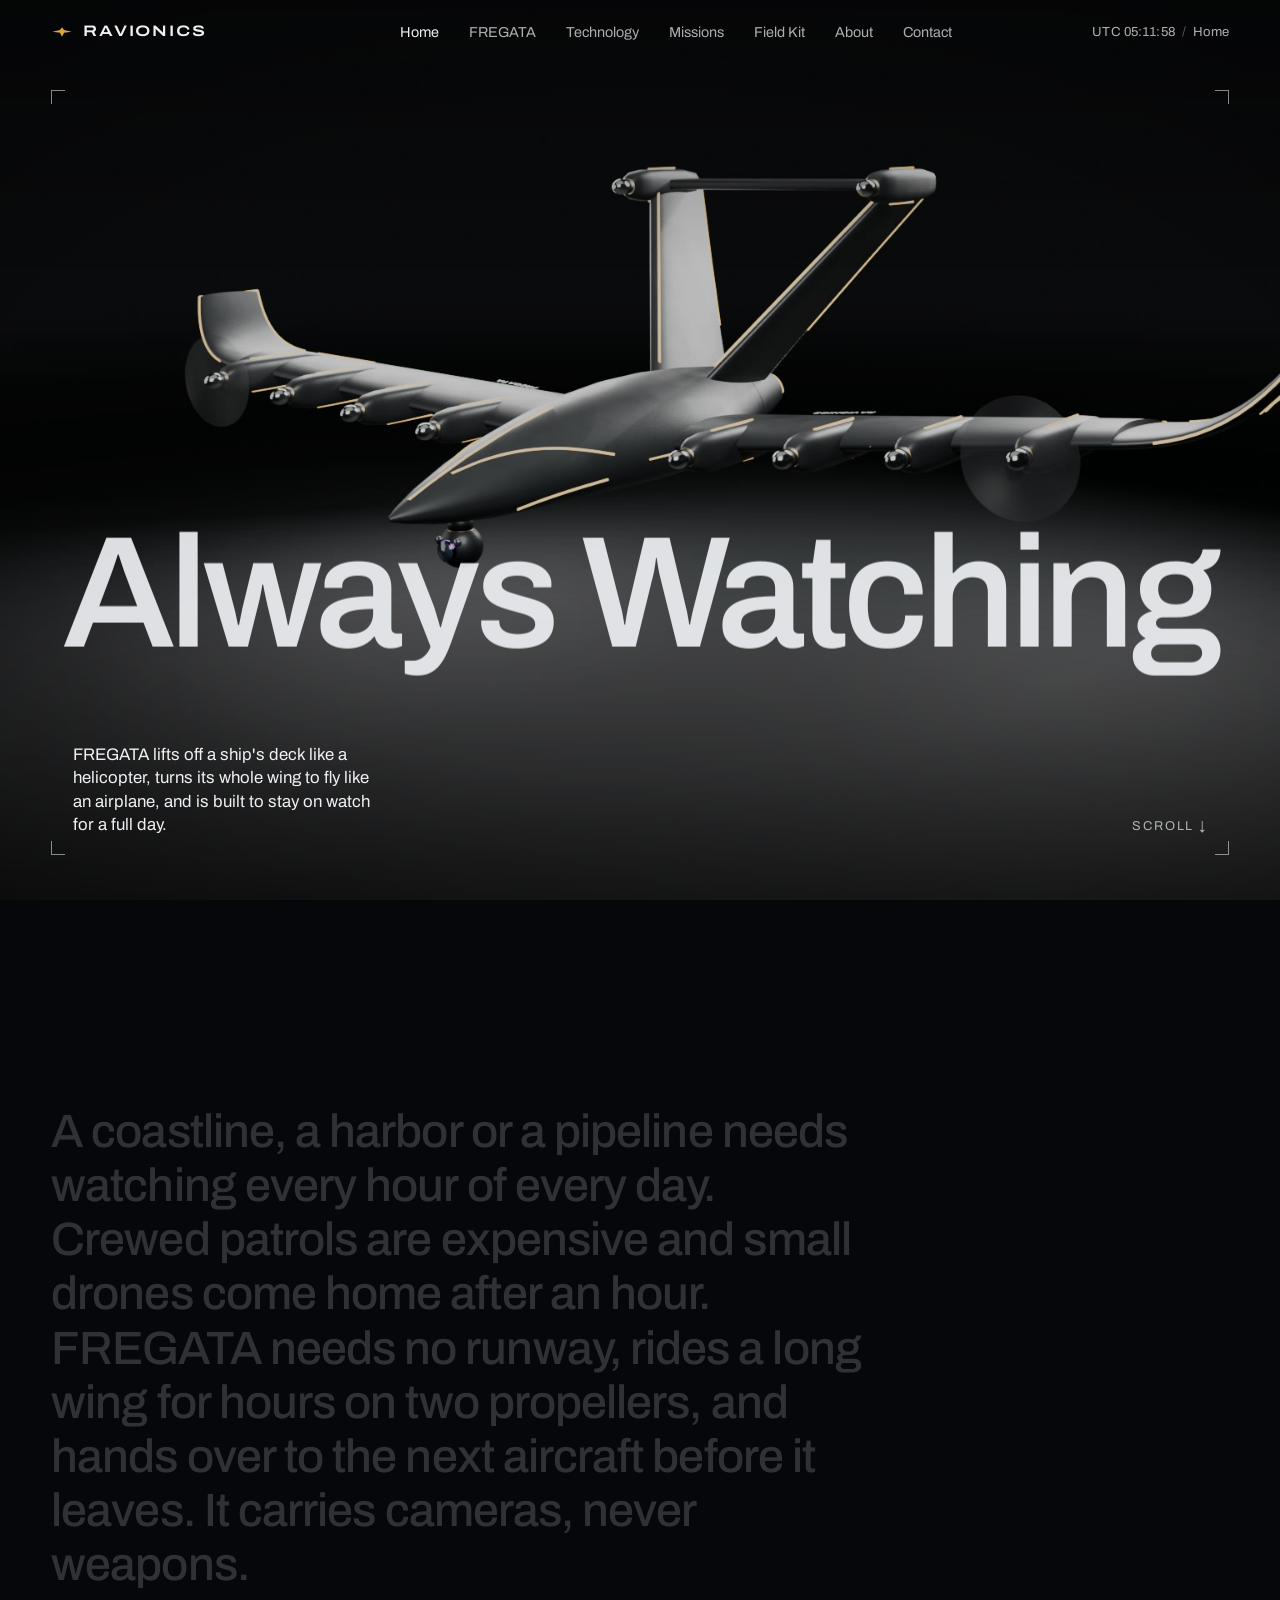
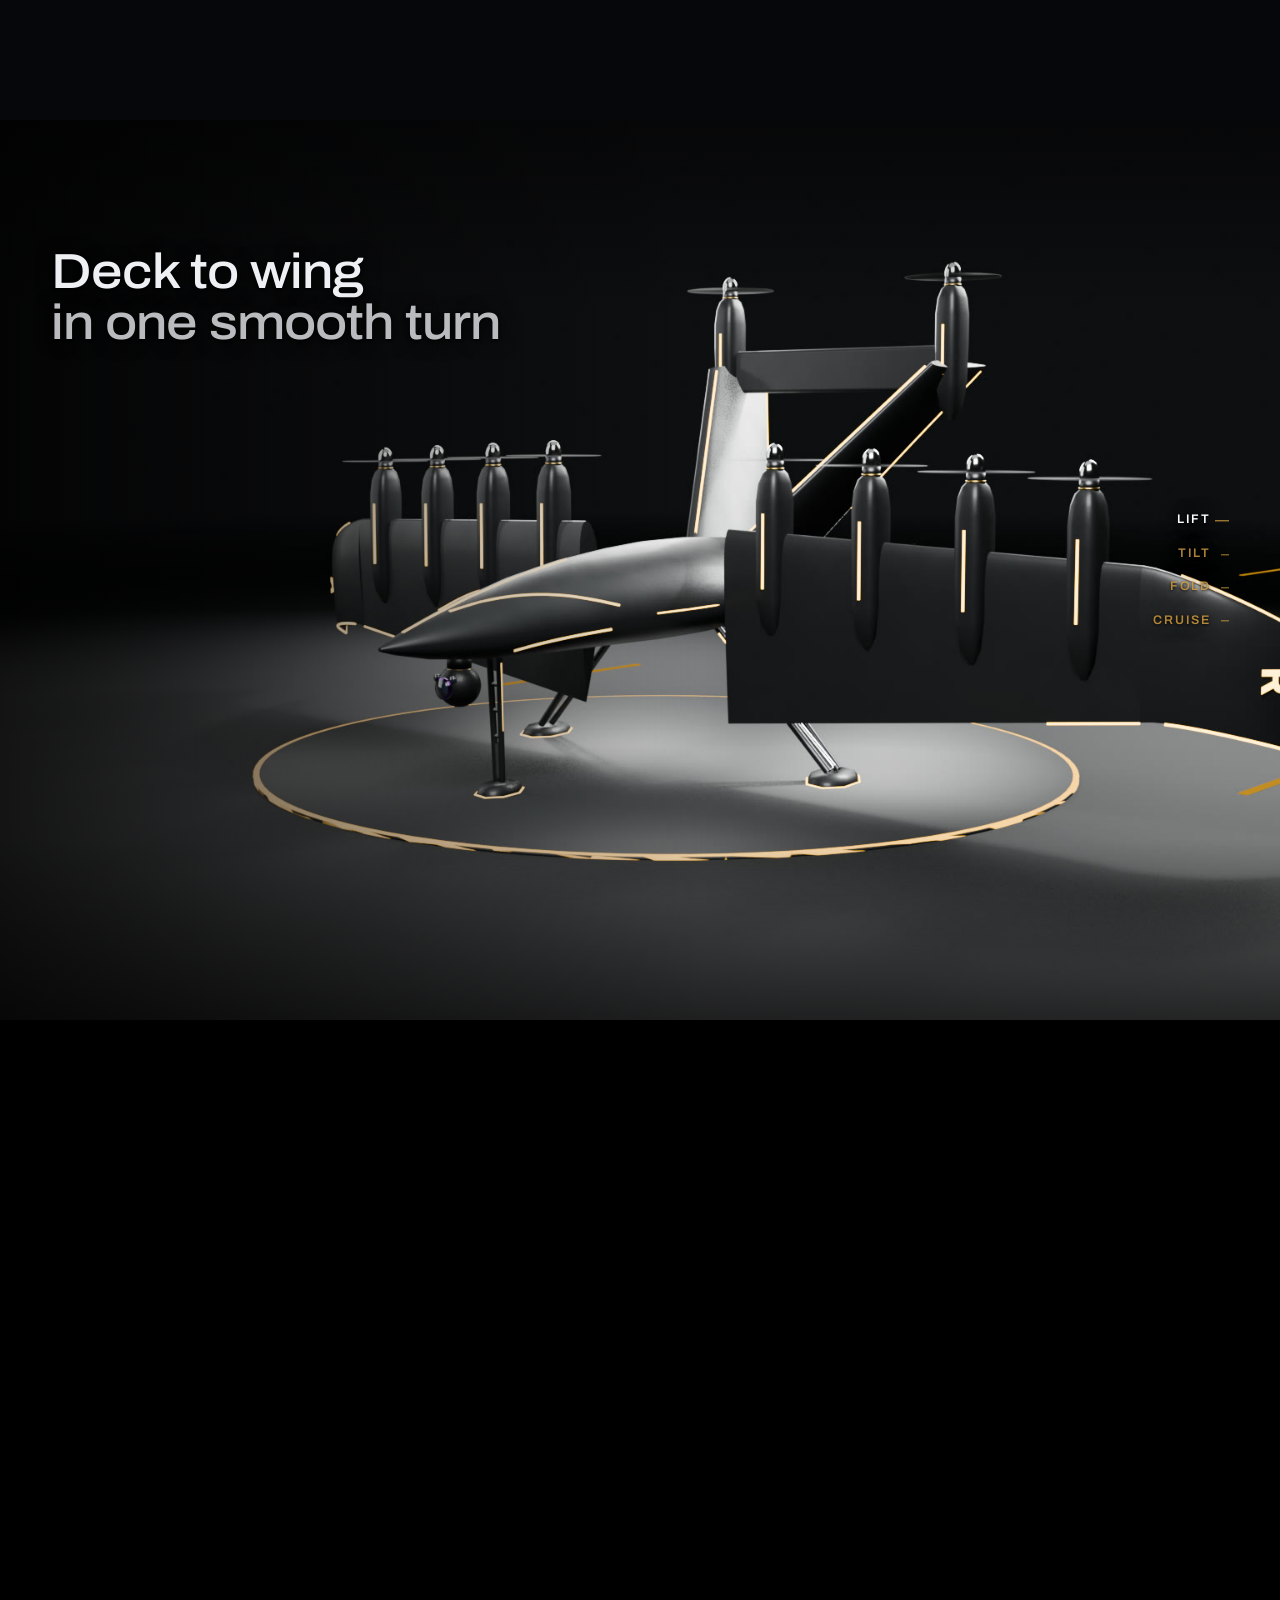
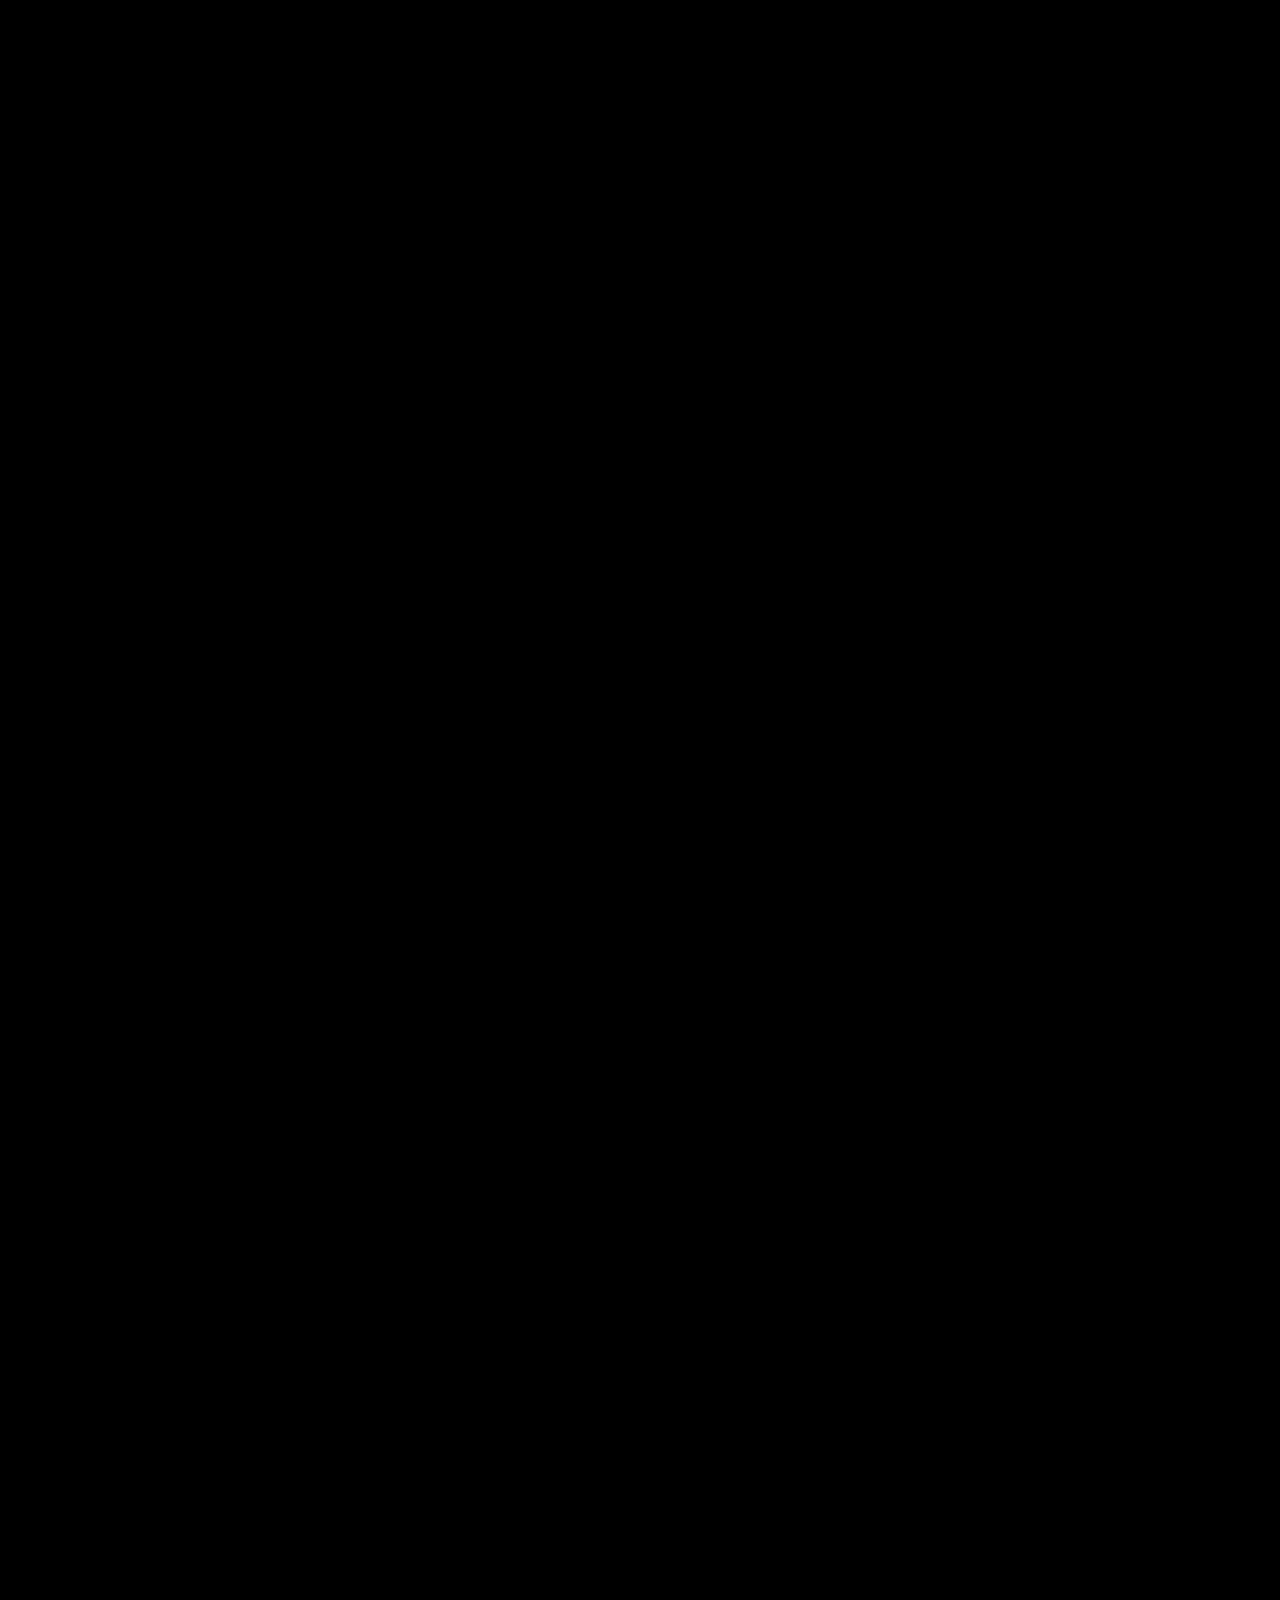
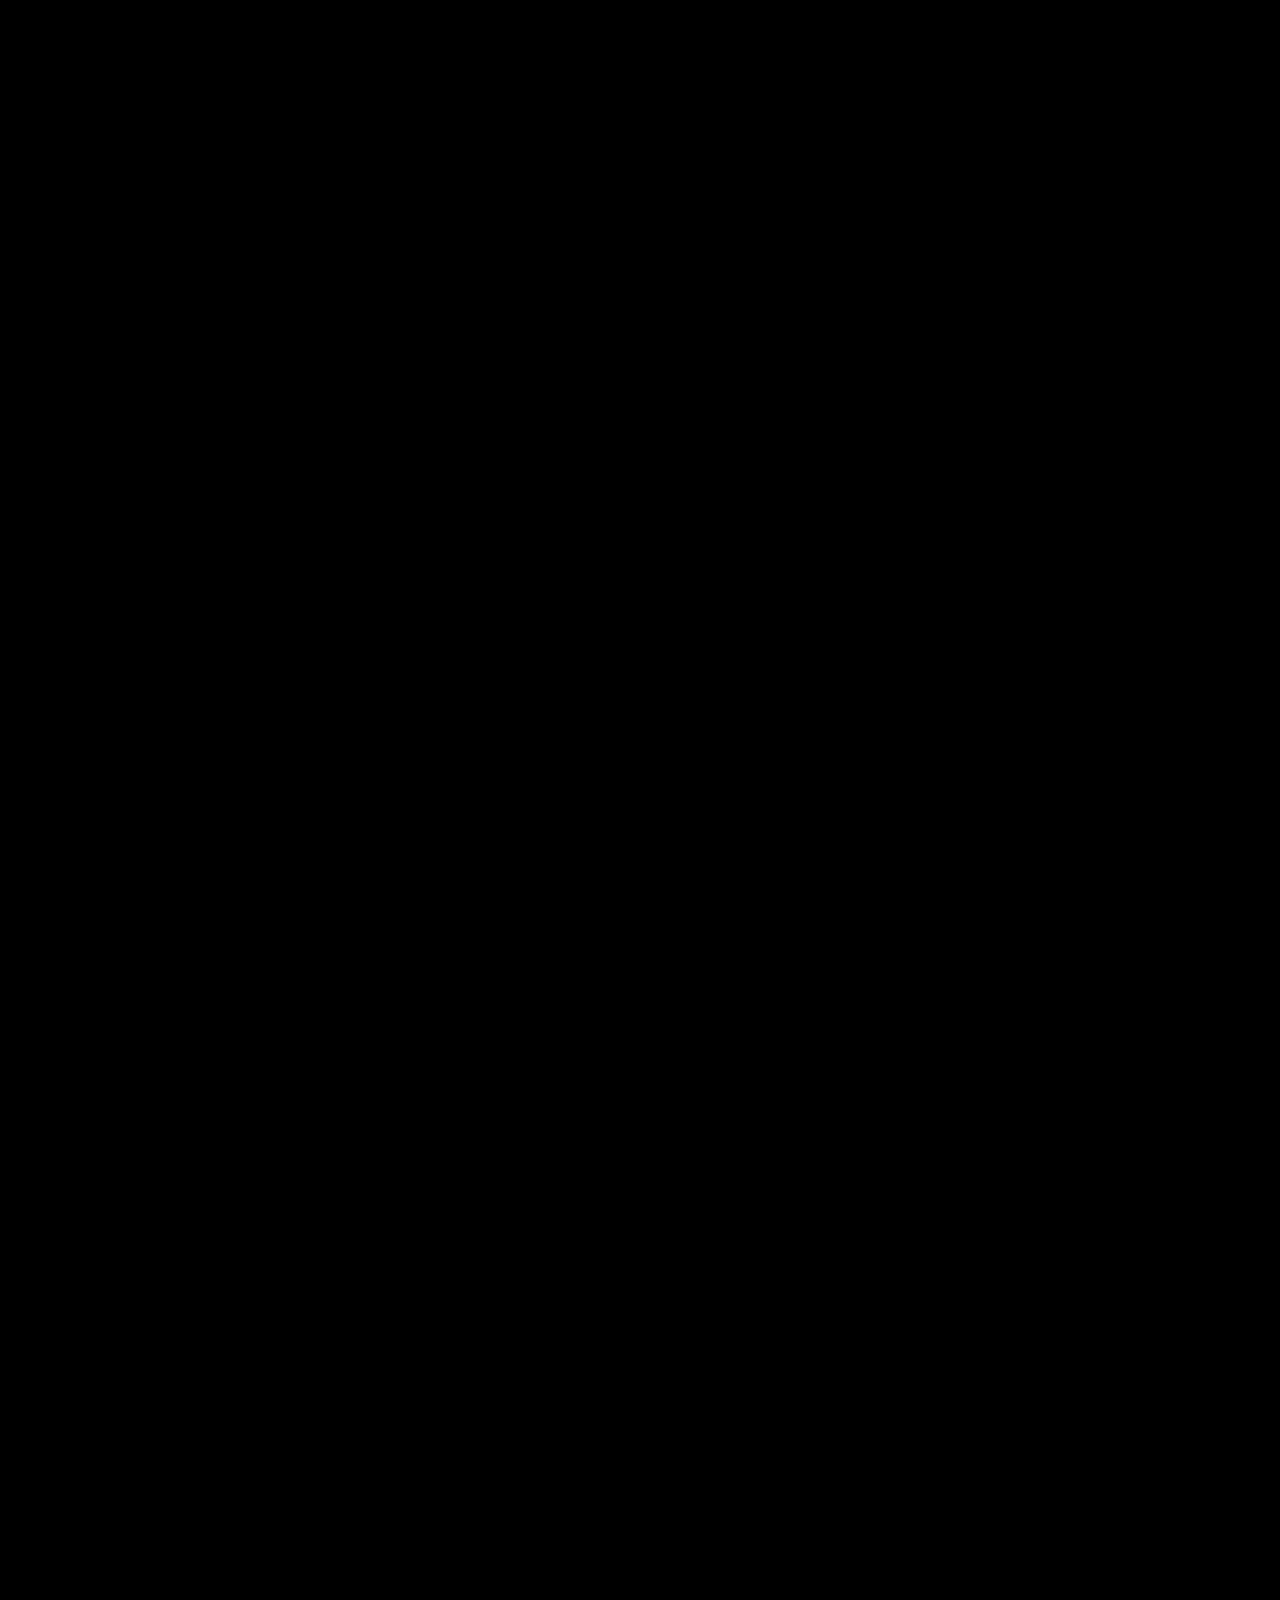
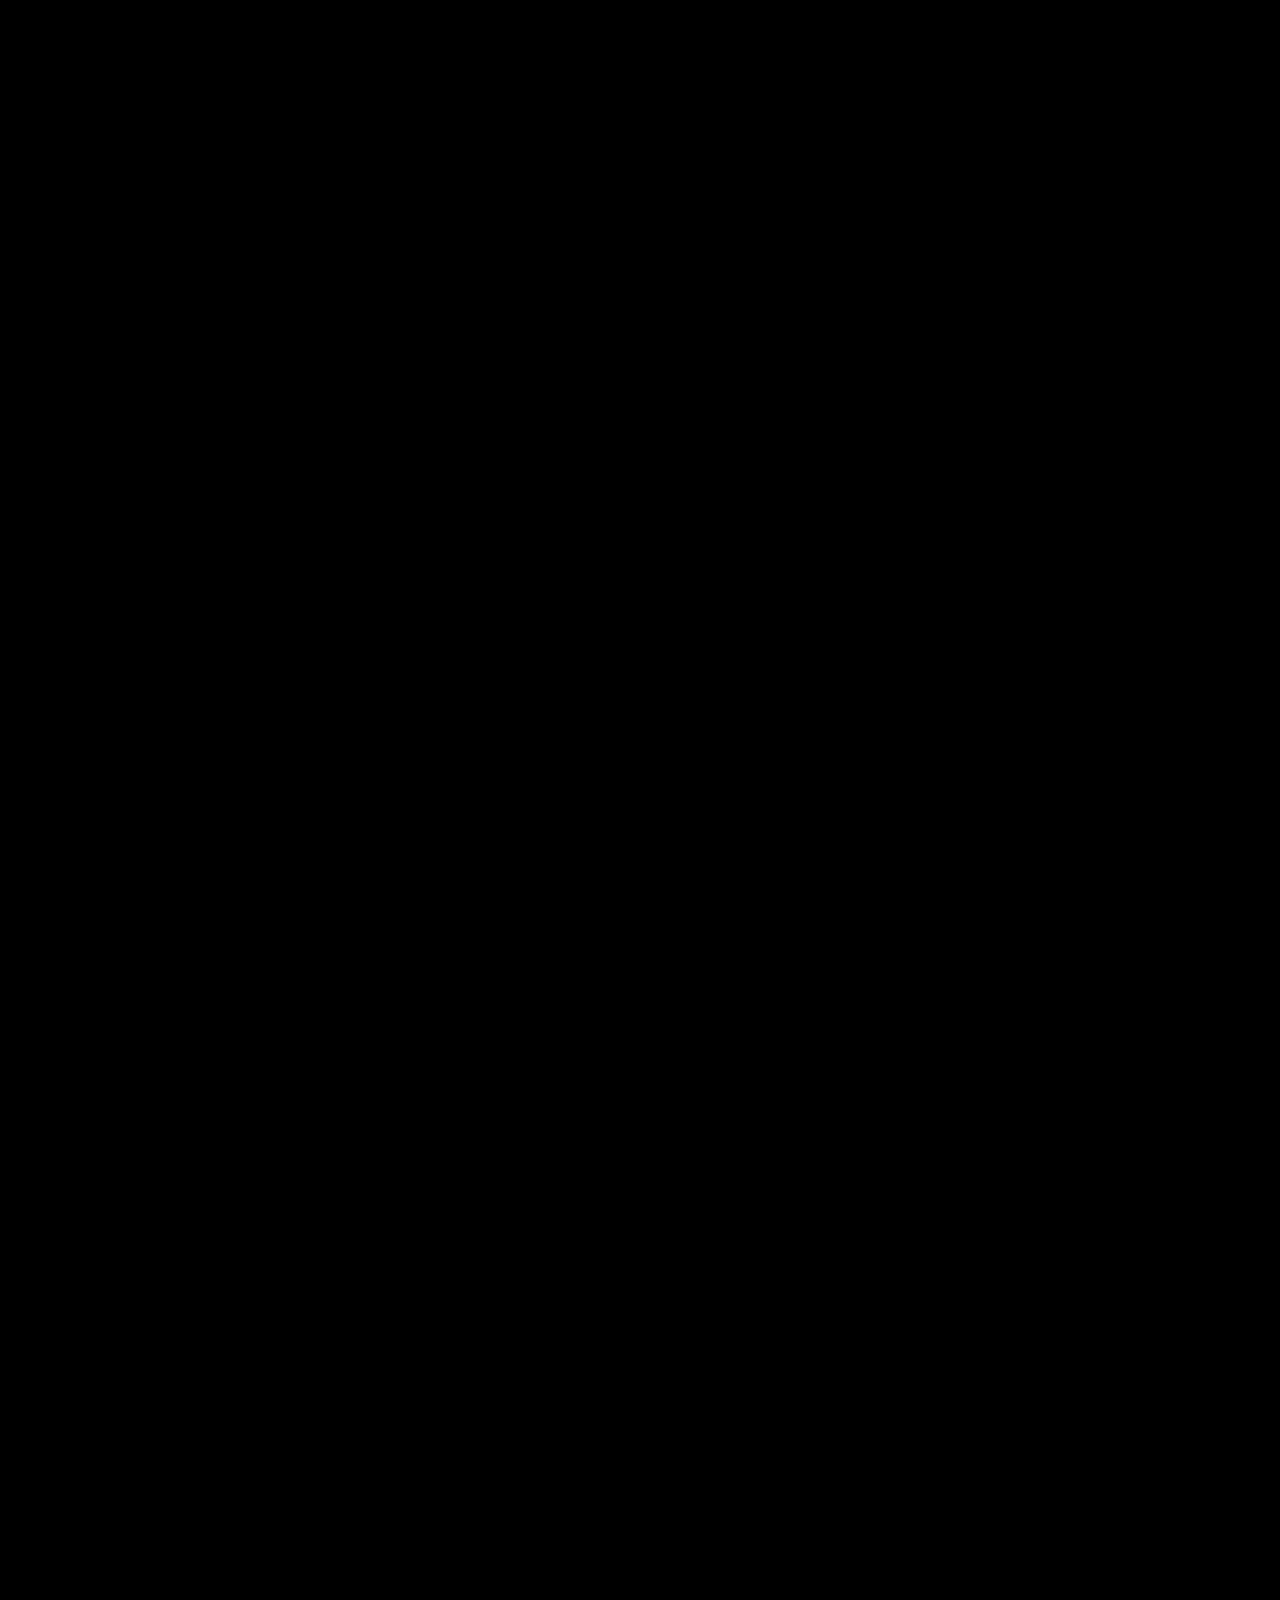
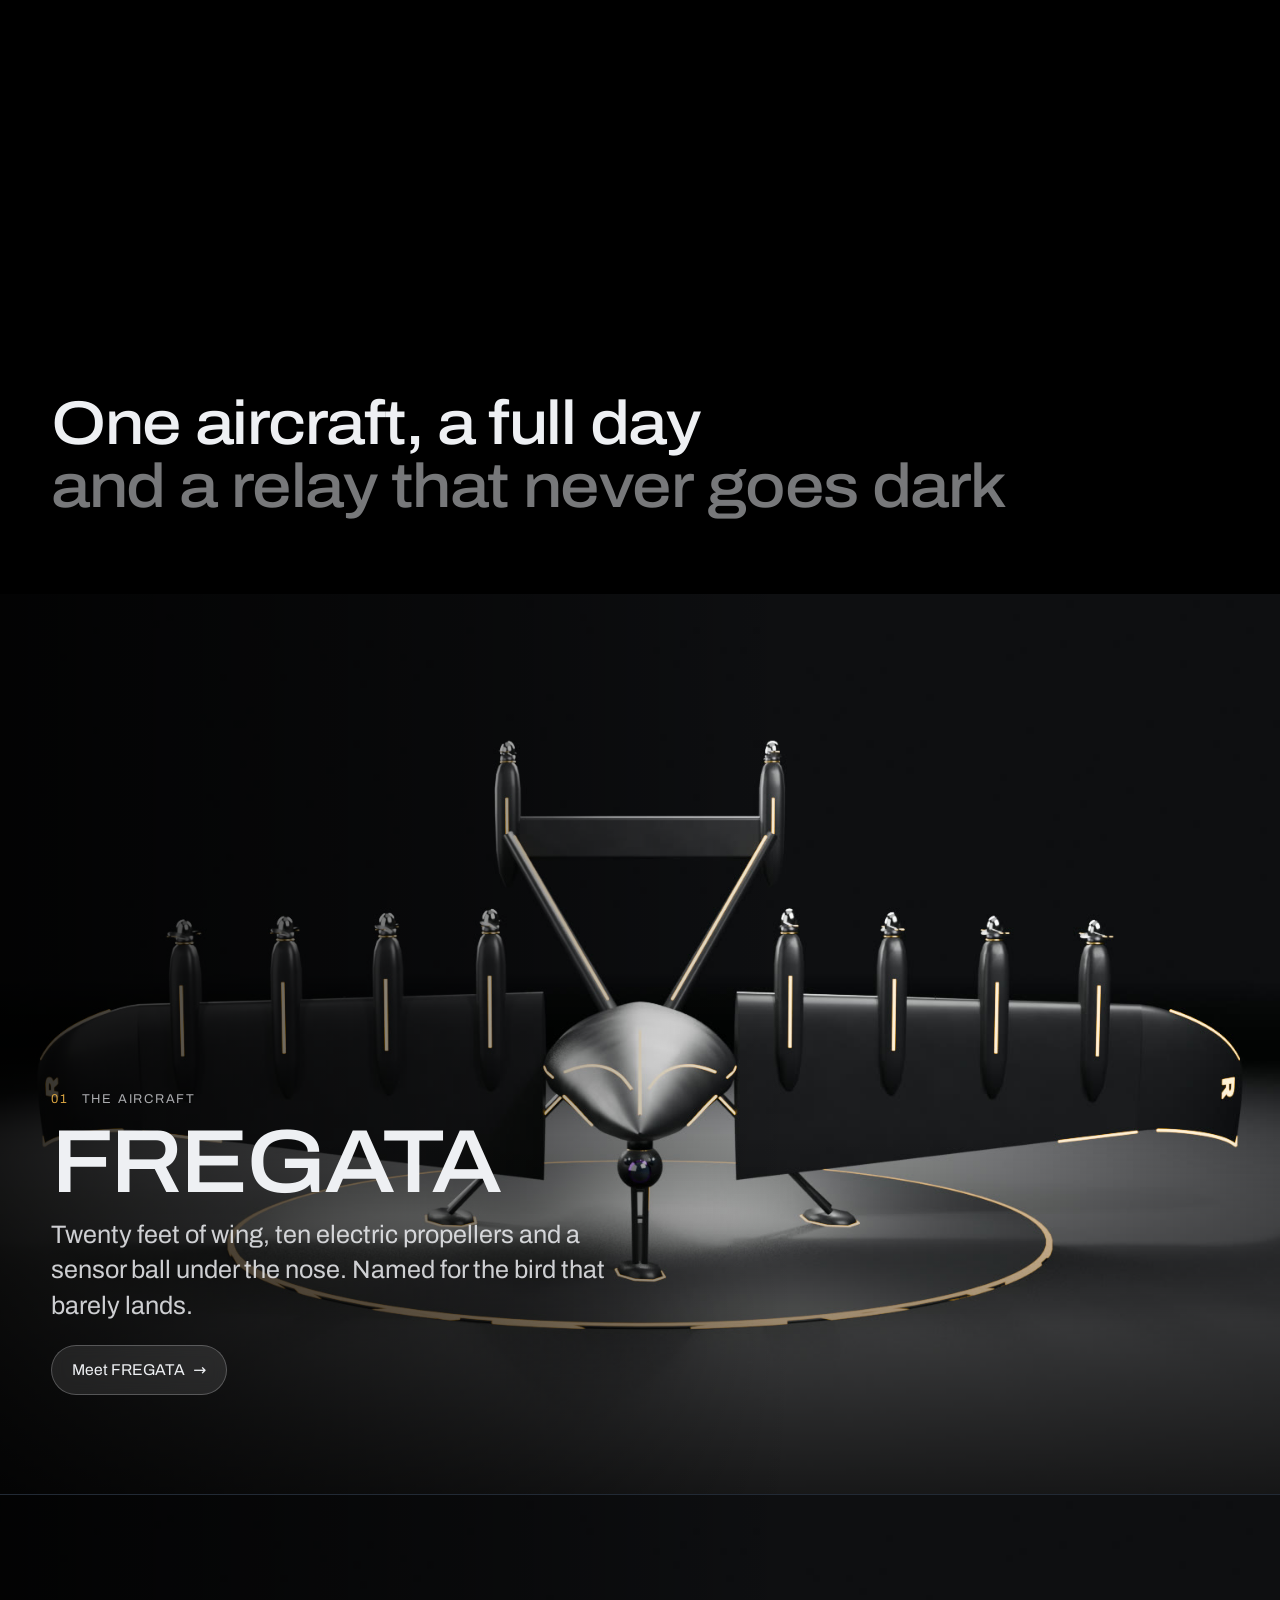
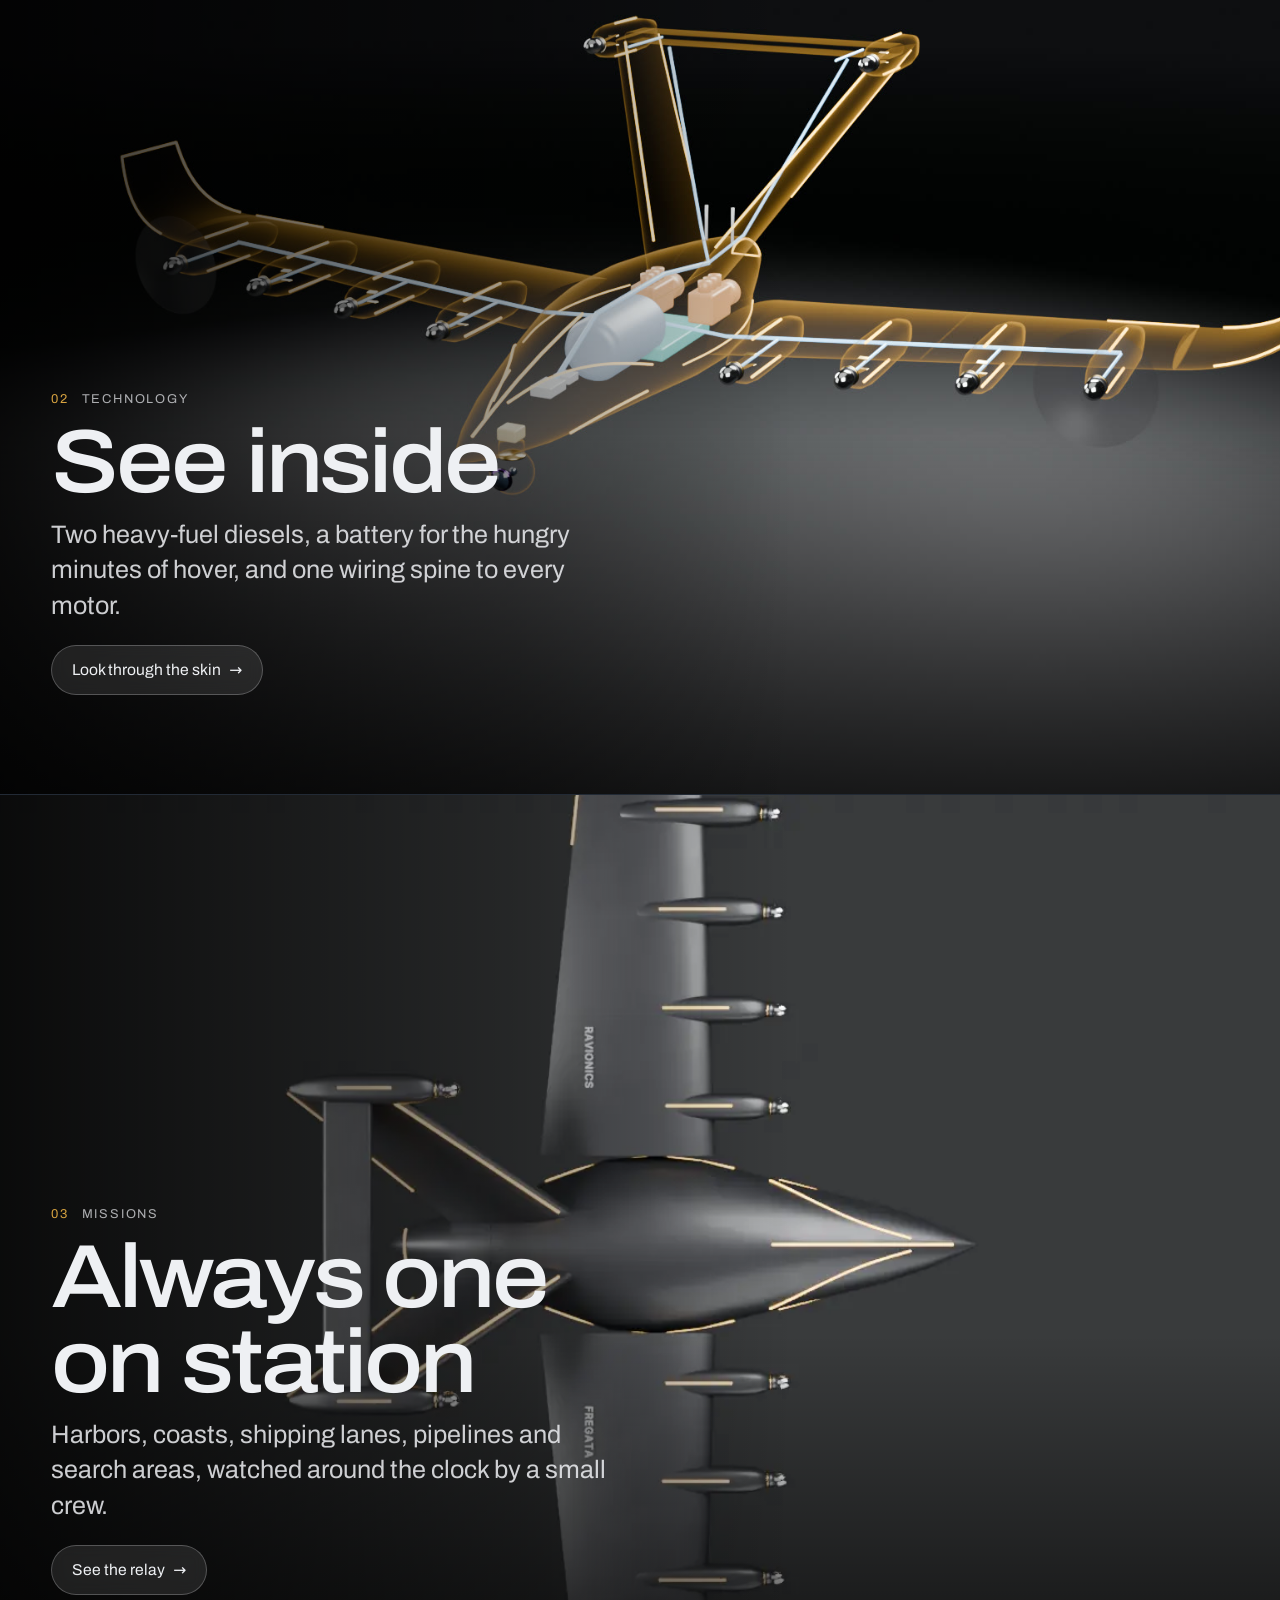
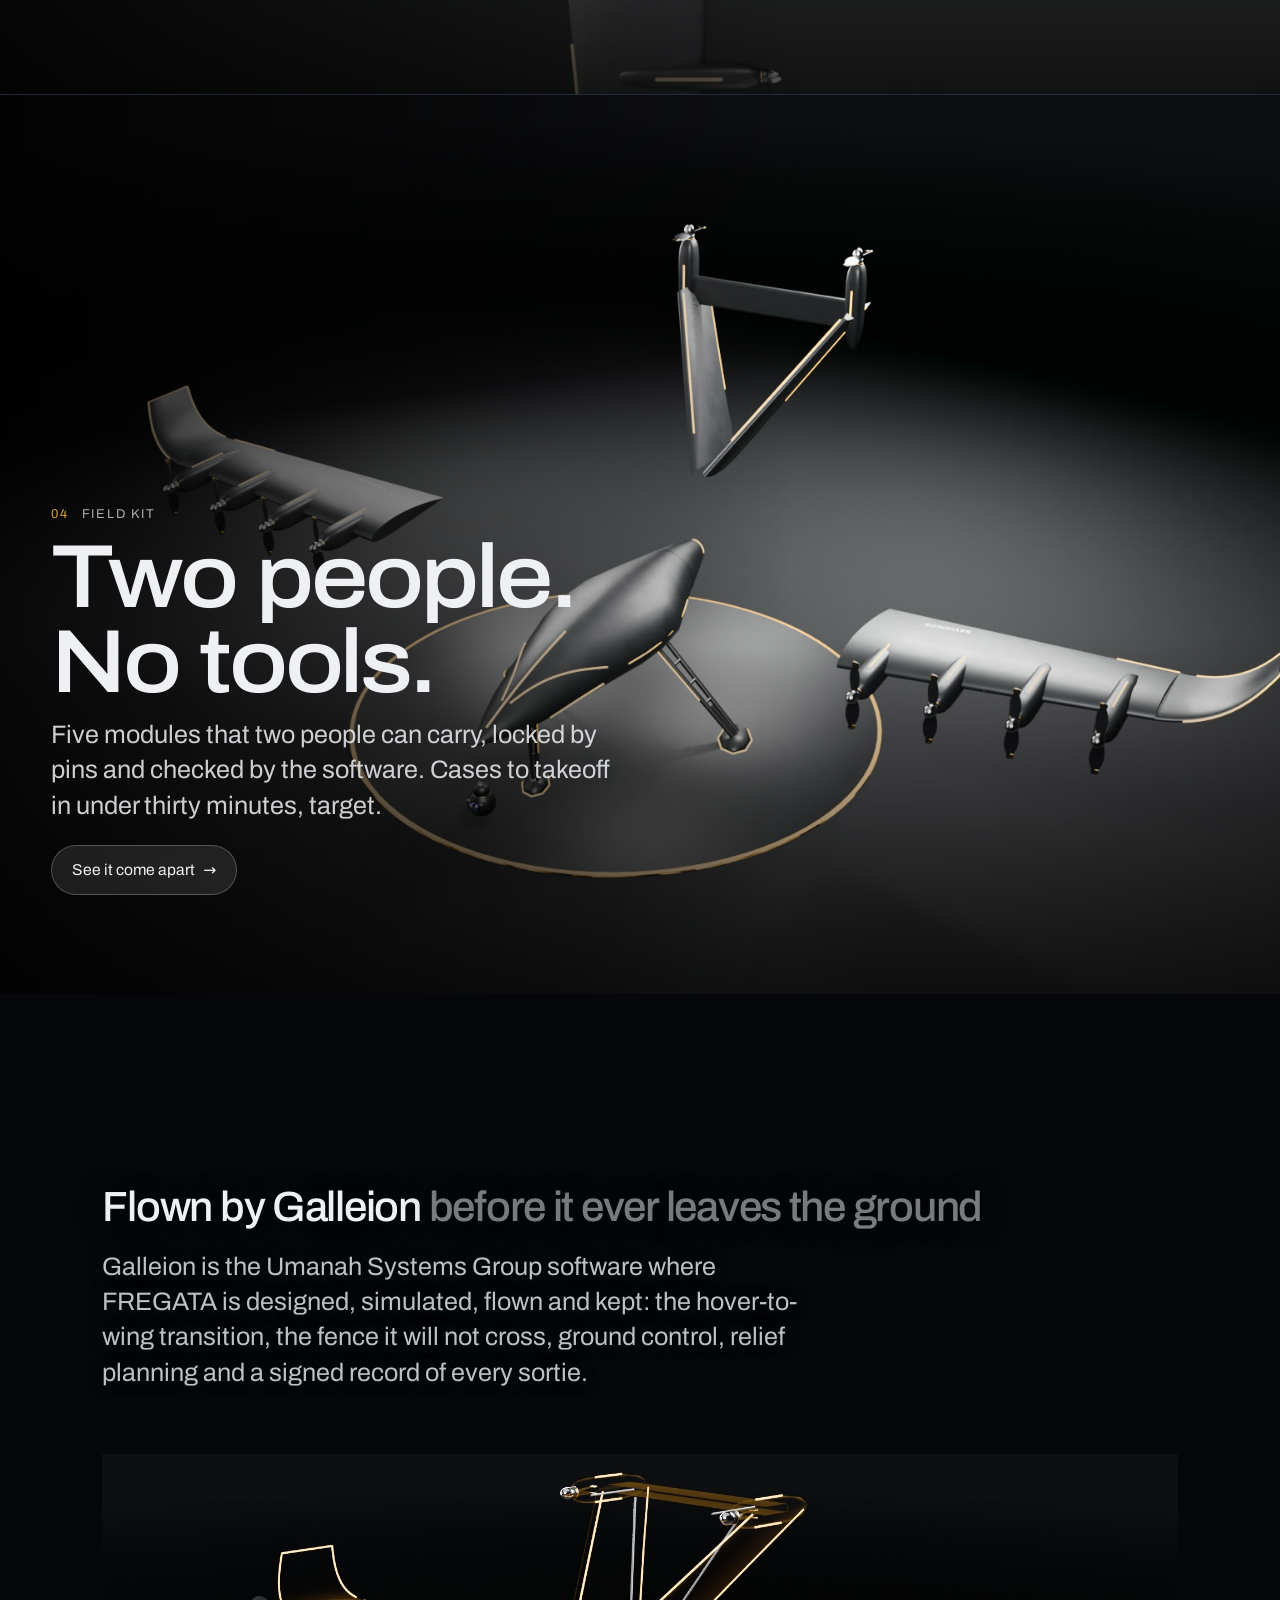
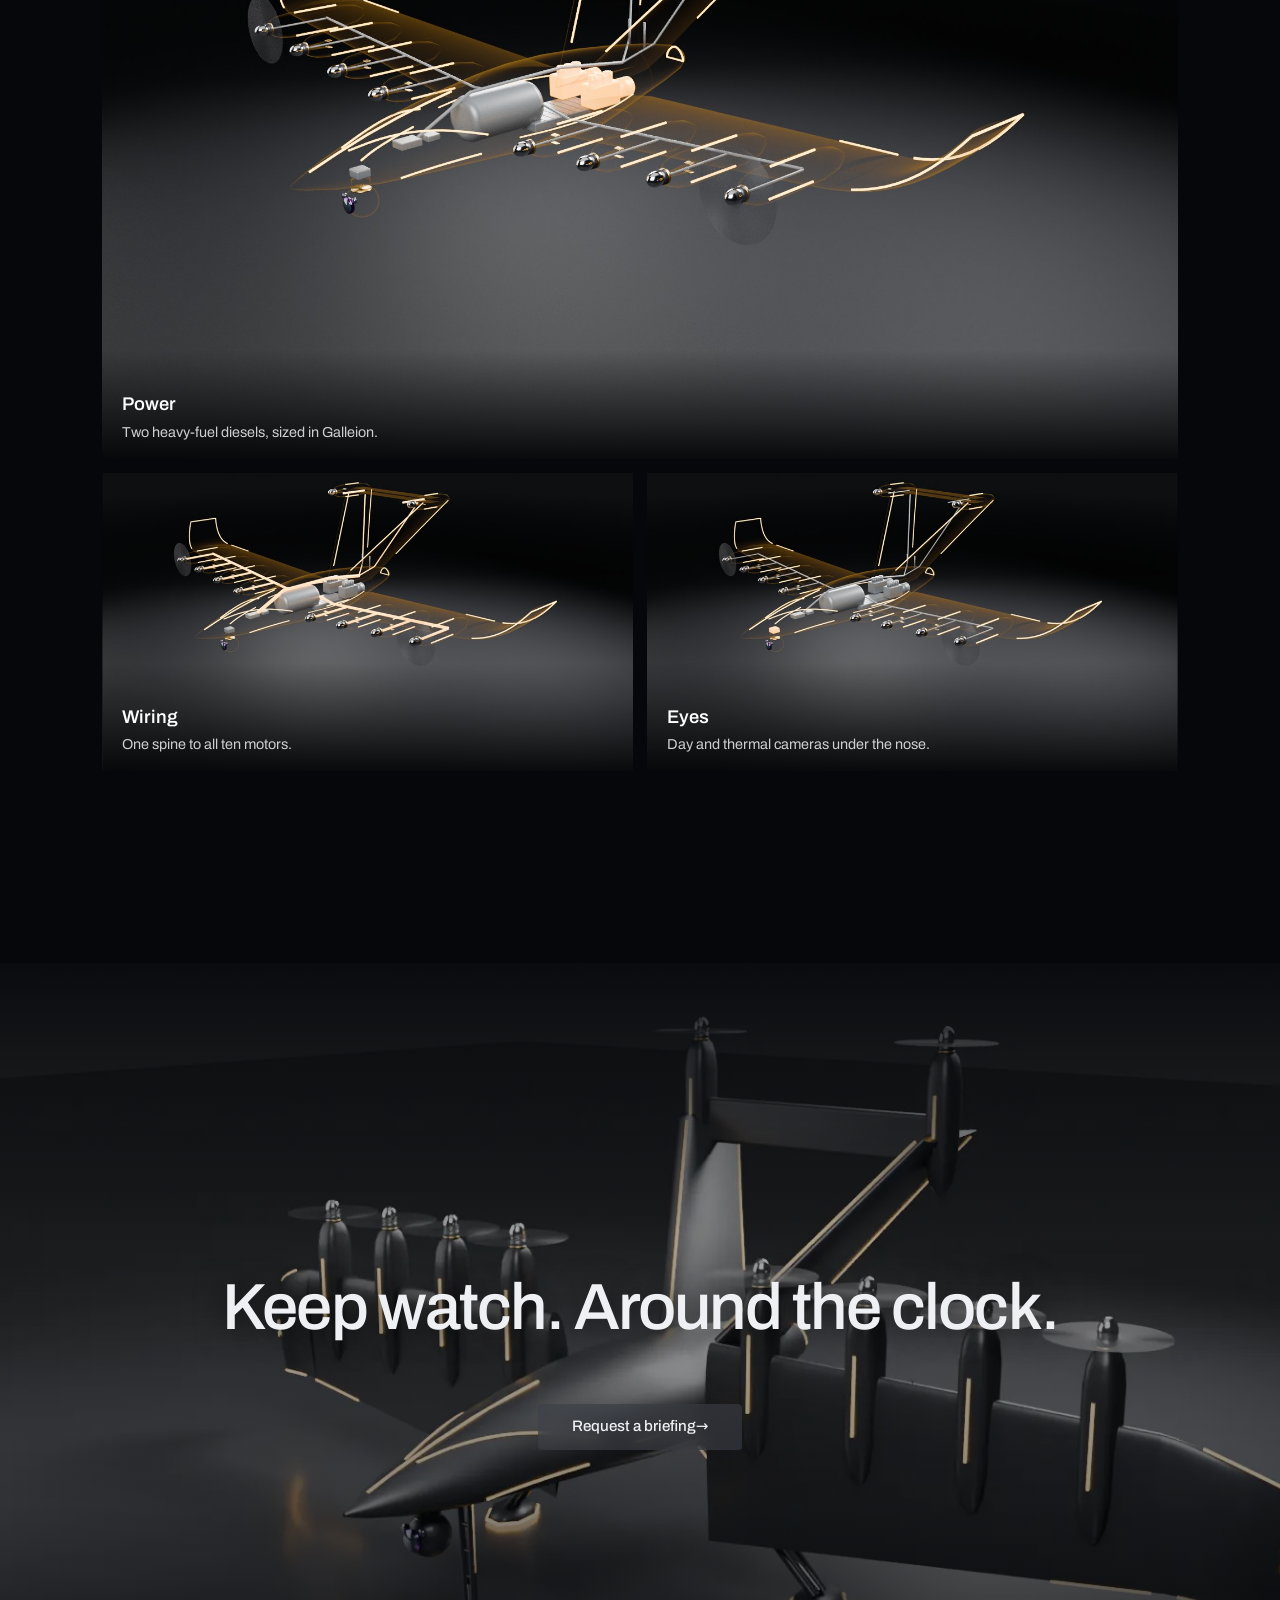
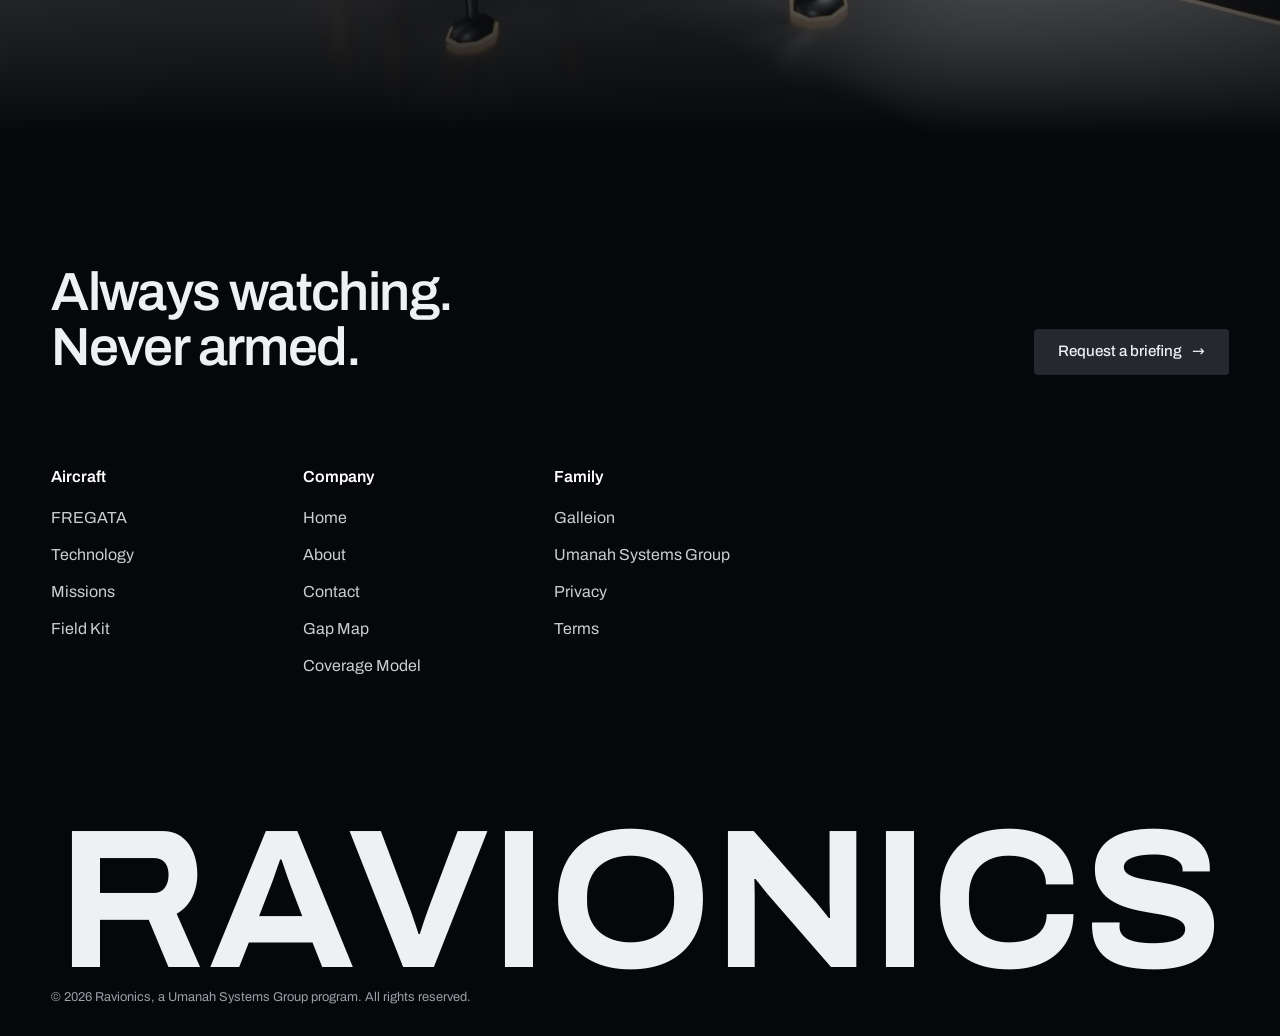
<file: index.html>
<!doctype html>
<html lang="en">
<head>
<meta charset="utf-8">
<meta name="viewport" content="width=device-width, initial-scale=1, viewport-fit=cover">
<title>Ravionics | FREGATA. Always Watching.</title>
<meta name="description" content="FREGATA by Ravionics: an unarmed, uncrewed tilt-wing aircraft that lifts off a ship's deck like a helicopter, flies like an airplane and is designed to stay on watch for a full day.">
<meta property="og:type" content="website">
<meta property="og:site_name" content="Ravionics">
<meta property="og:url" content="https://ravionics.com/">
<meta property="og:title" content="Ravionics | FREGATA. Always Watching.">
<meta property="og:description" content="FREGATA by Ravionics: an unarmed, uncrewed tilt-wing aircraft that lifts off a ship&#x27;s deck like a helicopter, flies like an airplane and is designed to stay on watch for a full day.">
<meta property="og:image" content="https://ravionics.com/og-fregata.jpg">
<meta property="og:image:width" content="1200">
<meta property="og:image:height" content="630">
<meta property="og:image:alt" content="Ravionics: an unarmed, uncrewed tilt-wing aircraft">
<meta name="twitter:card" content="summary_large_image">
<meta name="twitter:title" content="Ravionics | FREGATA. Always Watching.">
<meta name="twitter:description" content="FREGATA by Ravionics: an unarmed, uncrewed tilt-wing aircraft that lifts off a ship&#x27;s deck like a helicopter, flies like an airplane and is designed to stay on watch for a full day.">
<meta name="twitter:image" content="https://ravionics.com/og-fregata.jpg">
<meta name="twitter:image:alt" content="Ravionics: an unarmed, uncrewed tilt-wing aircraft">
<meta name="theme-color" content="#05070a">
<link rel="icon" href="/favicon.svg" type="image/svg+xml">
<link rel="preload" href="/fonts/archivo.woff2" as="font" type="font/woff2" crossorigin>
<link rel="stylesheet" href="/r.css?v=b4315dc12b">
<script type="module" src="/r.js?v=55e0f66c54"></script>
</head>
<body class="pg-index">
<a class="skip" href="#main">Skip to content</a>
<header class="bar" id="bar">
  <a class="wordmark" href="/" aria-label="Ravionics, home"><svg class="mark" viewBox="0 0 32 32" width="22" height="22" aria-hidden="true"><path d="M2 15.5 L13 13 L16 9 L19 13 L30 15.5 L19 17 L16 23 L13 17 Z" fill="currentColor"/></svg><span>Ravionics</span></a>
  <nav class="links" id="links" aria-label="Main">
    <a href="/" aria-current="page">Home</a>
    <a href="/fregata.html">FREGATA</a>
    <a href="/technology.html">Technology</a>
    <a href="/missions.html">Missions</a>
    <a href="/field-kit.html">Field Kit</a>
    <a href="/about.html">About</a>
    <a href="/contact.html">Contact</a>
  </nav>
  <p class="clock" aria-label="Clock"><span id="clock">UTC --:--:--</span> <span class="clock-sep">/</span> Home</p>
  <button class="menu" id="menu" aria-expanded="false" aria-controls="links" aria-label="Open menu">
    <svg viewBox="0 0 24 24" width="24" height="24" aria-hidden="true"><path d="M3 8h18M3 16h18" stroke="currentColor" stroke-width="1.6" stroke-linecap="round"/></svg>
  </button>
</header>

<main id="main">
  <section class="k-hero" id="hero" aria-labelledby="hero-h">
    <video class="k-hero-film" muted loop playsinline autoplay preload="auto" poster="/media/films/orbit.jpg" aria-label="Concept animation: the camera circles FREGATA on a dark stage, its long wing flat and the two wingtip propellers turning">
      <source src="/media/films/orbit-m.mp4" type="video/mp4" media="(max-width: 760px)">
      <source src="/media/films/orbit.mp4" type="video/mp4">
    </video>
    <span class="corners" aria-hidden="true"><i></i><i></i><i></i><i></i></span>
    <h1 id="hero-h" class="k-hero-h"><span>Always</span> <span>Watching</span></h1>
    <div class="k-hero-foot">
      <p>FREGATA lifts off a ship's deck like a helicopter, turns its whole wing to fly like an airplane, and is built to stay on watch for a full day.</p>
      <a class="k-scroll" href="#about">Scroll <span aria-hidden="true">&darr;</span></a>
    </div>
  </section>
  <section class="k-statement" id="about" aria-label="What Ravionics does">
    <p class="k-big" data-words>A coastline, a harbor or a pipeline needs watching every hour of every day. Crewed patrols are expensive and small drones come home after an hour. FREGATA needs no runway, rides a long wing for hours on two propellers, and hands over to the next aircraft before it leaves. It carries cameras, never weapons.</p>
  </section>
  <section class="scrub capture" id="film-takeoff" style="--len: 720vh" aria-labelledby="film-takeoff-h">
    <div class="scrub-pin">
      <img class="scrub-still" src="/media/films/takeoff.jpg" alt="" aria-hidden="true">
      <video class="scrub-film" muted playsinline preload="none" poster="/media/films/takeoff.jpg" data-src="/media/films/takeoff.mp4" data-src-m="/media/films/takeoff-m.mp4" aria-label="Concept animation: FREGATA lifts straight up from a pad, folds its legs, tilts its wing and tail from upright to flat and flies away on its two wingtip propellers"></video>
      <div class="film-shade" aria-hidden="true"></div>
      <div class="film-head">
        <h2 id="film-takeoff-h">Deck to wing<br><span>in one smooth turn</span></h2>
      </div>
      <ol class="film-chapters" aria-hidden="true"><li data-at="0-0.3">Lift</li><li data-at="0.3-0.72">Tilt</li><li data-at="0.72-0.82">Fold</li><li data-at="0.82-1.01">Cruise</li></ol>
      <div class="scrub-notes">
        <div data-at="0.02-0.29"><p class="n">01 &middot; Lift</p><h3>Straight up, off the deck</h3><p>Wing on edge, all ten propellers pointing at the sky. The legs fold into the body as it climbs.</p></div>
        <div data-at="0.3-0.71"><p class="n">02 &middot; Tilt</p><h3>The whole wing turns</h3><p>Wing and tail tilt forward together as speed builds. The body stays level the whole way, and the flight software holds it steady through every degree.</p></div>
        <div data-at="0.72-0.81"><p class="n">03 &middot; Fold</p><h3>Eight propellers rest</h3><p>Once the wing carries the weight, eight propellers stop and fold flat against their pods.</p></div>
        <div data-at="0.82-1.01"><p class="n">04 &middot; Cruise</p><h3>Two are enough</h3><p>The wingtip propellers pull FREGATA along on a few kilowatts. Hours of this is what a day on watch looks like.</p></div>
      </div>
    </div>
  </section>
  <section class="teasers" id="platform" aria-labelledby="tz-h">
    <div class="tz-head">
      <h2 id="tz-h" data-reveal>One aircraft, a full day<br><span>and a relay that never goes dark</span></h2>
    </div>
    <article class="tz">
      <video class="tz-media tz-loop" muted loop playsinline preload="none" poster="/media/films/turn.jpg" aria-label="Concept animation: FREGATA on its pad, turning slowly, wing on edge and ready to lift"><source src="/media/films/turn-m.mp4" type="video/mp4" media="(max-width: 760px)"><source src="/media/films/turn.mp4" type="video/mp4"></video>
      <div class="tz-shade" aria-hidden="true"></div>
      <a class="tz-copy" href="/fregata.html" data-reveal>
        <p class="tz-n">01 <span>The aircraft</span></p>
        <h3>FREGATA</h3>
        <p class="tz-line">Twenty feet of wing, ten electric propellers and a sensor ball under the nose. Named for the bird that barely lands.</p>
        <span class="tz-go">Meet FREGATA <span aria-hidden="true">&rarr;</span></span>
      </a>
    </article>
    <article class="tz">
      <img class="tz-media tz-still" src="/media/films/xray-end.jpg" alt="" loading="lazy" aria-hidden="true">
      <div class="tz-shade" aria-hidden="true"></div>
      <a class="tz-copy" href="/technology.html" data-reveal>
        <p class="tz-n">02 <span>Technology</span></p>
        <h3>See inside</h3>
        <p class="tz-line">Two heavy-fuel diesels, a battery for the hungry minutes of hover, and one wiring spine to every motor.</p>
        <span class="tz-go">Look through the skin <span aria-hidden="true">&rarr;</span></span>
      </a>
    </article>
    <article class="tz">
      <img class="tz-media tz-still" src="/media/stills/cruise_top.webp" alt="" loading="lazy" aria-hidden="true">
      <div class="tz-shade" aria-hidden="true"></div>
      <a class="tz-copy" href="/missions.html" data-reveal>
        <p class="tz-n">03 <span>Missions</span></p>
        <h3>Always one on station</h3>
        <p class="tz-line">Harbors, coasts, shipping lanes, pipelines and search areas, watched around the clock by a small crew.</p>
        <span class="tz-go">See the relay <span aria-hidden="true">&rarr;</span></span>
      </a>
    </article>
    <article class="tz">
      <img class="tz-media tz-still" src="/media/films/explode-end.jpg" alt="" loading="lazy" aria-hidden="true">
      <div class="tz-shade" aria-hidden="true"></div>
      <a class="tz-copy" href="/field-kit.html" data-reveal>
        <p class="tz-n">04 <span>Field kit</span></p>
        <h3>Two people. No tools.</h3>
        <p class="tz-line">Five modules that two people can carry, locked by pins and checked by the software. Cases to takeoff in under thirty minutes, target.</p>
        <span class="tz-go">See it come apart <span aria-hidden="true">&rarr;</span></span>
      </a>
    </article>
  </section>
  <section class="soft" id="gap" aria-labelledby="soft-h">
    <div class="soft-in">
      <div class="soft-head">
        <h2 id="soft-h" data-reveal>Flown by Galleion <span>before it ever leaves the ground</span></h2>
        <p class="lead" data-reveal>Galleion is the Umanah Systems Group software where FREGATA is designed, simulated, flown and kept: the hover-to-wing transition, the fence it will not cross, ground control, relief planning and a signed record of every sortie.</p>
      </div>
      <div class="soft-shots">
        <figure class="wipe soft-wide" data-wipe><img src="/media/films/sys-power.jpg" width="1920" height="1080" loading="lazy" alt="FREGATA seen through its skin, the two diesels and generators lit in gold"><figcaption><strong>Power</strong> Two heavy-fuel diesels, sized in Galleion.</figcaption></figure>
        <figure class="wipe" data-wipe><img src="/media/films/sys-wiring-960.jpg" width="960" height="540" loading="lazy" alt="FREGATA seen through its skin, the wiring spine lit from the body to every motor"><figcaption><strong>Wiring</strong> One spine to all ten motors.</figcaption></figure>
        <figure class="wipe" data-wipe><img src="/media/films/sys-eyes-960.jpg" width="960" height="540" loading="lazy" alt="FREGATA seen through its skin, the sensor ball under the nose lit in gold"><figcaption><strong>Eyes</strong> Day and thermal cameras under the nose.</figcaption></figure>
      </div>
    </div>
  </section>
  <section class="k-close k-close-pic" aria-labelledby="close-h">
    <img class="k-close-img" src="/media/stills/hover_34.webp" alt="" width="1920" height="1080" loading="lazy" aria-hidden="true">
    <h2 id="close-h" class="k-close-h" data-reveal>Keep watch. Around the clock.</h2>
    <div class="actions k-close-actions" data-reveal><a class="btn btn-glass btn-big" href="/contact.html">Request a briefing <span aria-hidden="true">&rarr;</span></a></div>
  </section>
</main>

<footer class="foot">
  <div class="foot-top">
    <p class="foot-line">Always watching.<br>Never armed.</p>
    <a class="btn btn-glass foot-cta" href="/contact.html">Request a briefing <span aria-hidden="true">&rarr;</span></a>
  </div>
  <div class="foot-grid">
    <nav class="foot-col" aria-label="Aircraft"><b>Aircraft</b><a href="/fregata.html">FREGATA</a><a href="/technology.html">Technology</a><a href="/missions.html">Missions</a><a href="/field-kit.html">Field Kit</a></nav>
    <nav class="foot-col" aria-label="Company"><b>Company</b><a href="/">Home</a><a href="/about.html">About</a><a href="/contact.html">Contact</a><a href="/ravionics-infographic.html">Gap Map</a><a href="/ravionics-cost-model.html">Coverage Model</a></nav>
    <nav class="foot-col" aria-label="Family"><b>Family</b><a href="https://galleion.umanahsystems.com/" rel="noopener">Galleion</a><a href="https://umanahsystems.com/" rel="noopener">Umanah Systems Group</a><a href="/privacy.html">Privacy</a><a href="/terms.html">Terms</a></nav>
  </div>
  <a class="foot-giant" href="/" aria-label="Ravionics, home"><svg viewBox="0 0 1000 150" role="img" aria-hidden="true"><text x="500" y="128" text-anchor="middle" textLength="990" lengthAdjust="spacingAndGlyphs">RAVIONICS</text></svg></a>
  <div class="foot-base"><p>&copy; 2026 Ravionics, a Umanah Systems Group program. All rights reserved.</p></div>
</footer>
</body>
</html>
</file>
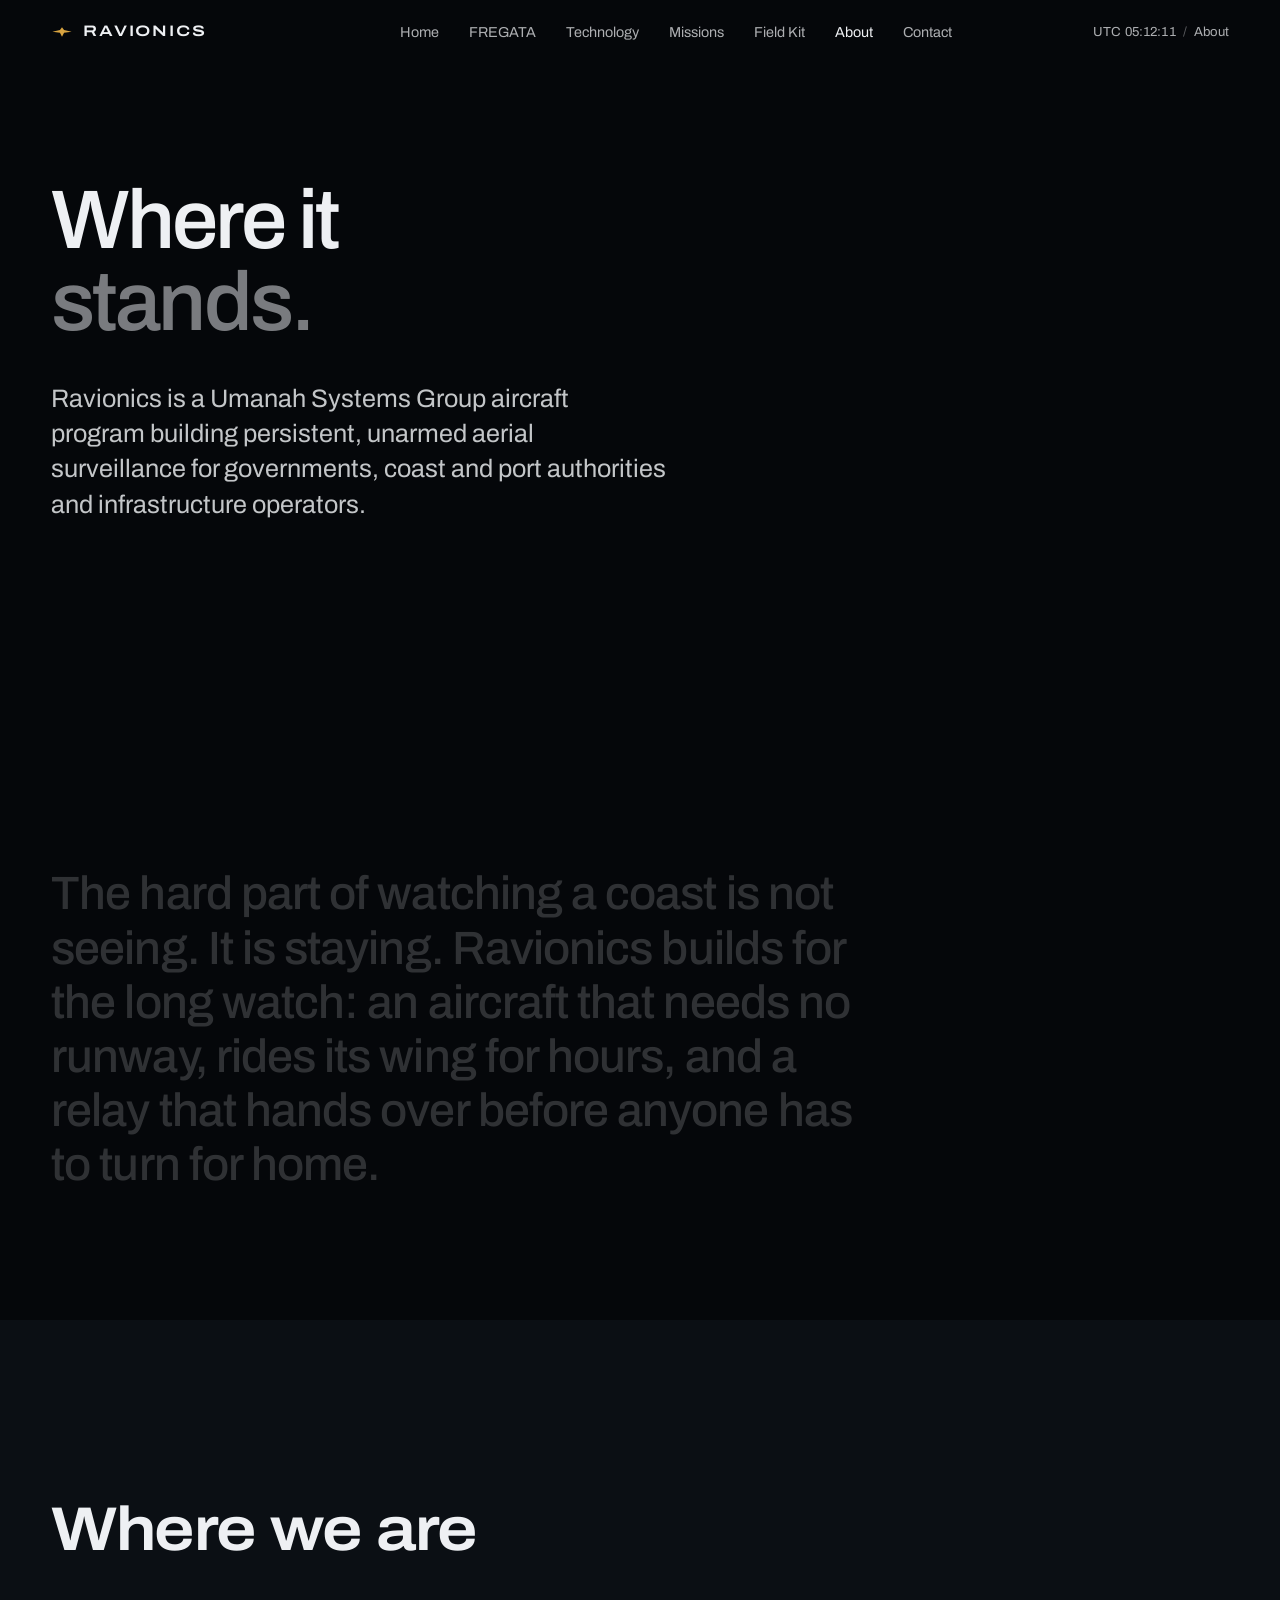
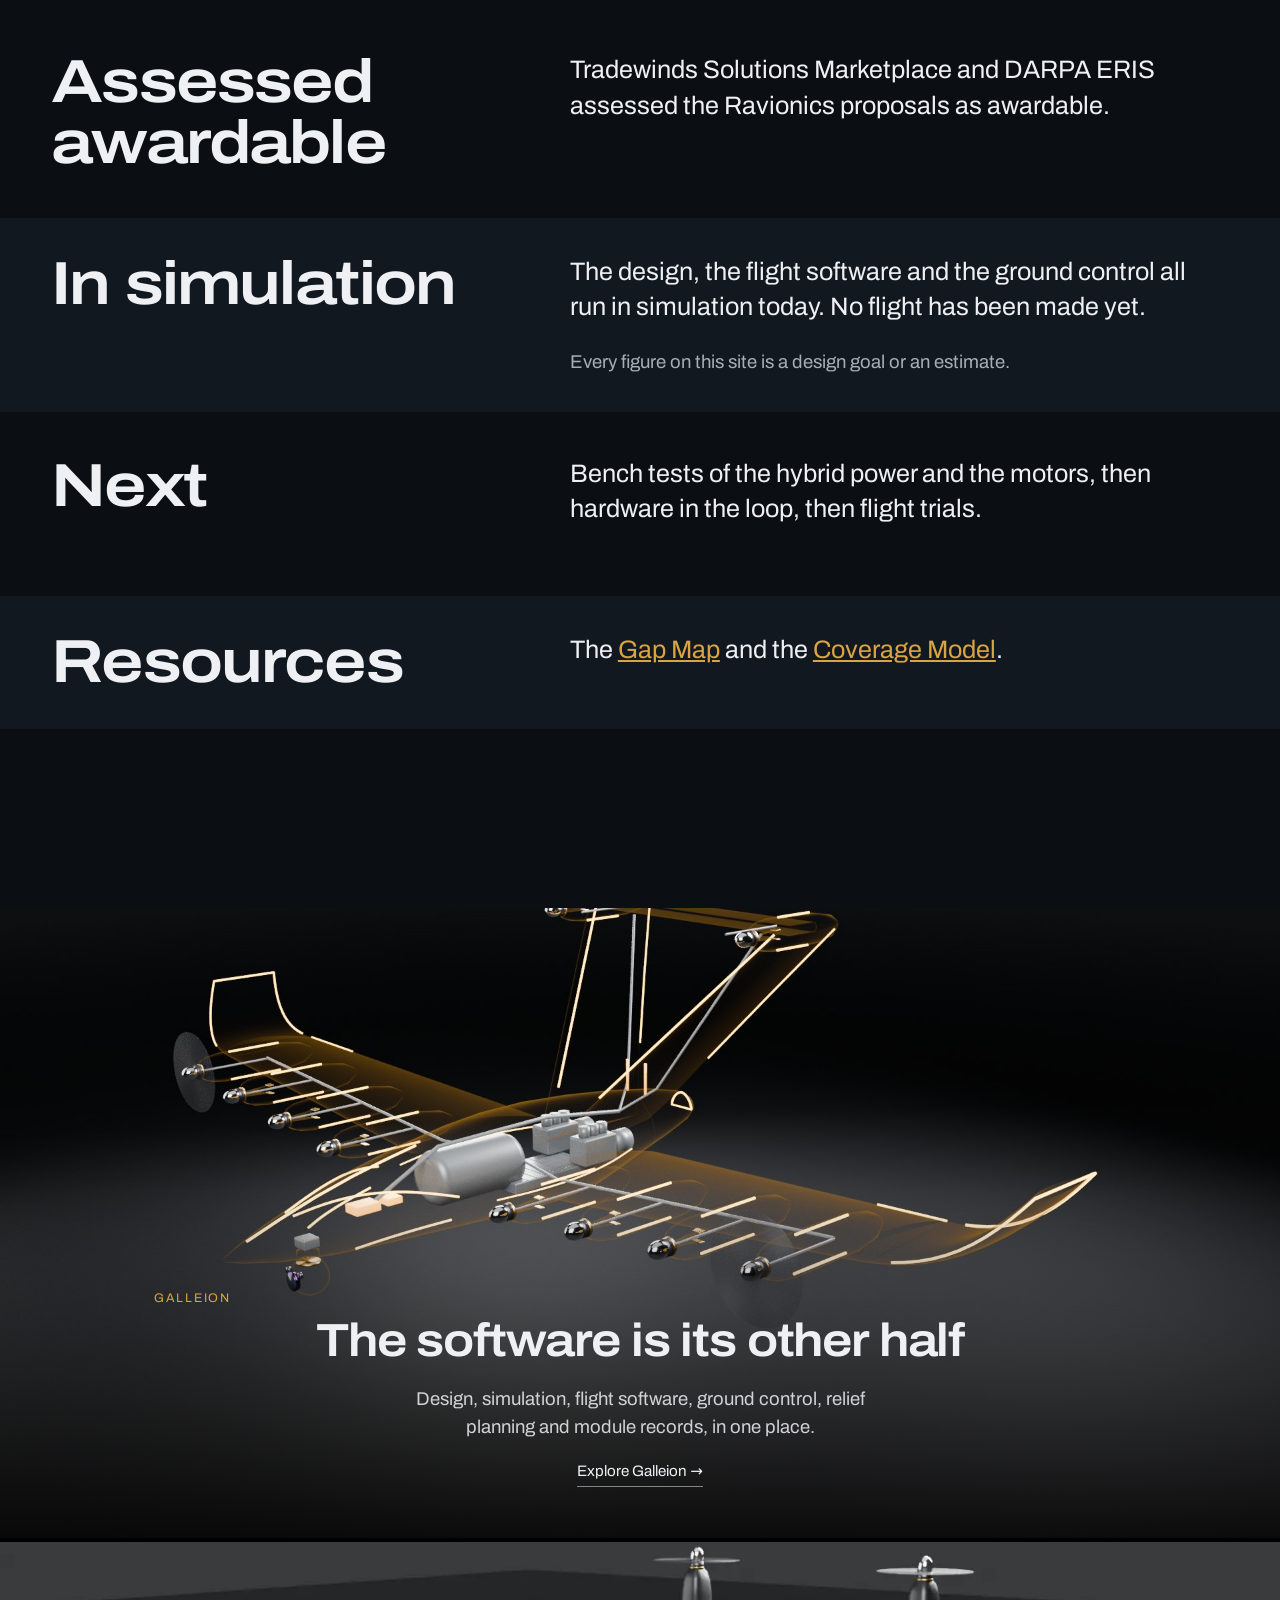
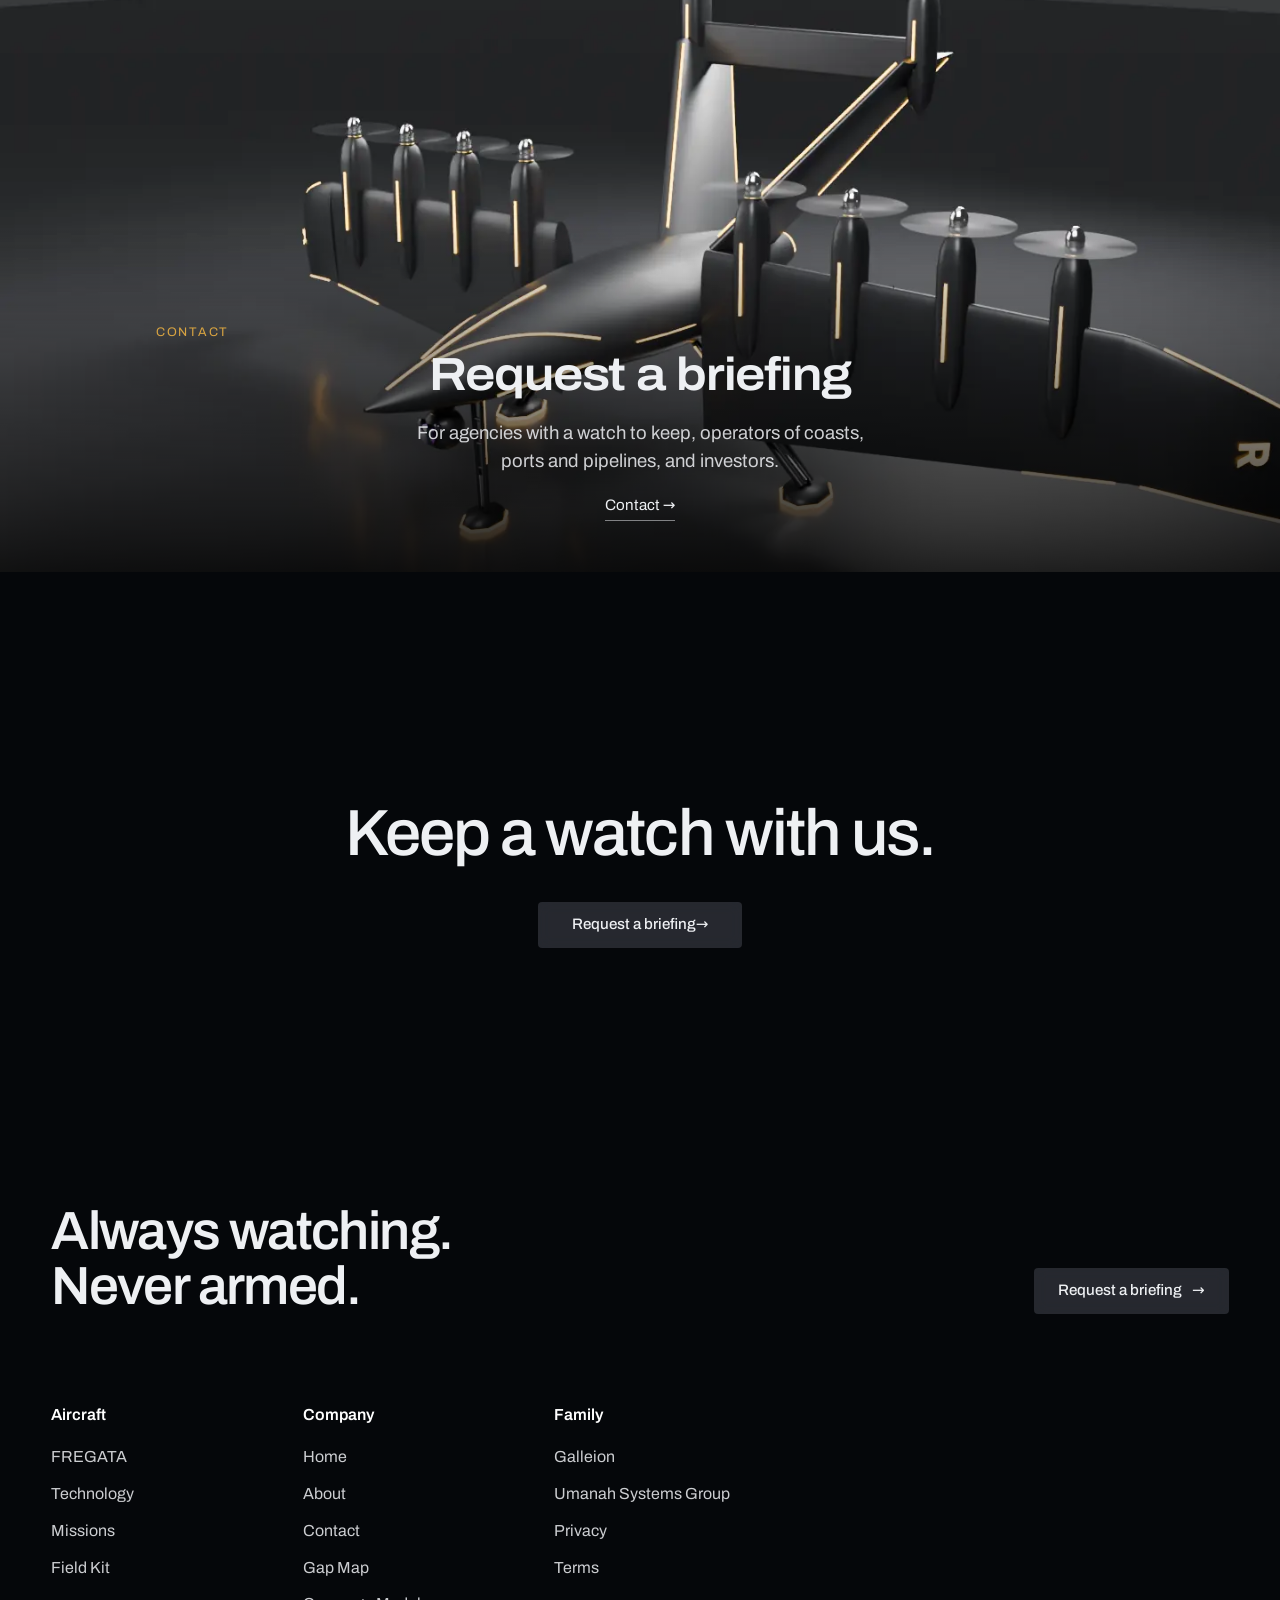
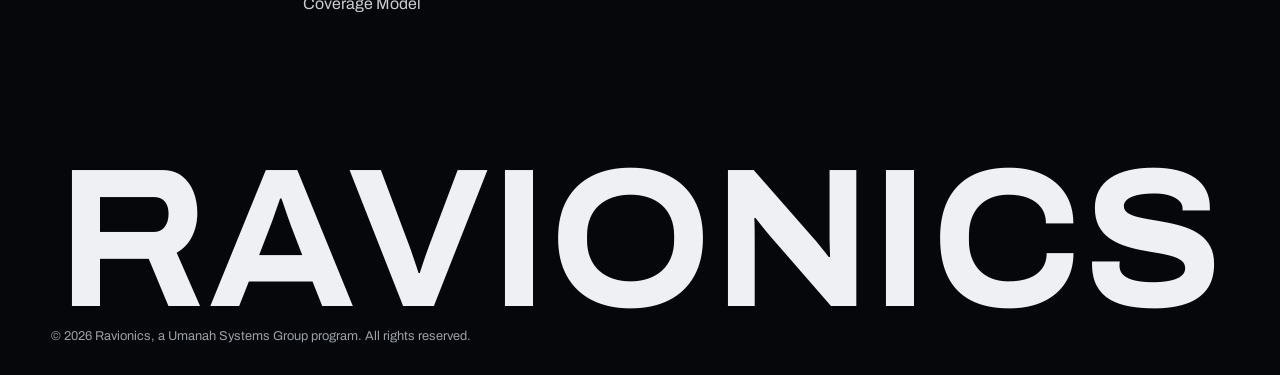
<file: about.html>
<!doctype html>
<html lang="en">
<head>
<meta charset="utf-8">
<meta name="viewport" content="width=device-width, initial-scale=1, viewport-fit=cover">
<title>About &middot; Ravionics</title>
<meta name="description" content="Ravionics is a Umanah Systems Group aircraft program building persistent, unarmed aerial surveillance, designed and flown in Galleion.">
<meta property="og:type" content="website">
<meta property="og:site_name" content="Ravionics">
<meta property="og:url" content="https://ravionics.com/about.html">
<meta property="og:title" content="About · Ravionics">
<meta property="og:description" content="Ravionics is a Umanah Systems Group aircraft program building persistent, unarmed aerial surveillance, designed and flown in Galleion.">
<meta property="og:image" content="https://ravionics.com/og-fregata.jpg">
<meta property="og:image:width" content="1200">
<meta property="og:image:height" content="630">
<meta property="og:image:alt" content="Ravionics: an unarmed, uncrewed tilt-wing aircraft">
<meta name="twitter:card" content="summary_large_image">
<meta name="twitter:title" content="About · Ravionics">
<meta name="twitter:description" content="Ravionics is a Umanah Systems Group aircraft program building persistent, unarmed aerial surveillance, designed and flown in Galleion.">
<meta name="twitter:image" content="https://ravionics.com/og-fregata.jpg">
<meta name="twitter:image:alt" content="Ravionics: an unarmed, uncrewed tilt-wing aircraft">
<meta name="theme-color" content="#05070a">
<link rel="icon" href="/favicon.svg" type="image/svg+xml">
<link rel="preload" href="/fonts/archivo.woff2" as="font" type="font/woff2" crossorigin>
<link rel="stylesheet" href="/r.css?v=b4315dc12b">
<script type="module" src="/r.js?v=55e0f66c54"></script>
</head>
<body class="pg-about">
<a class="skip" href="#main">Skip to content</a>
<header class="bar" id="bar">
  <a class="wordmark" href="/" aria-label="Ravionics, home"><svg class="mark" viewBox="0 0 32 32" width="22" height="22" aria-hidden="true"><path d="M2 15.5 L13 13 L16 9 L19 13 L30 15.5 L19 17 L16 23 L13 17 Z" fill="currentColor"/></svg><span>Ravionics</span></a>
  <nav class="links" id="links" aria-label="Main">
    <a href="/">Home</a>
    <a href="/fregata.html">FREGATA</a>
    <a href="/technology.html">Technology</a>
    <a href="/missions.html">Missions</a>
    <a href="/field-kit.html">Field Kit</a>
    <a href="/about.html" aria-current="page">About</a>
    <a href="/contact.html">Contact</a>
  </nav>
  <p class="clock" aria-label="Clock"><span id="clock">UTC --:--:--</span> <span class="clock-sep">/</span> About</p>
  <button class="menu" id="menu" aria-expanded="false" aria-controls="links" aria-label="Open menu">
    <svg viewBox="0 0 24 24" width="24" height="24" aria-hidden="true"><path d="M3 8h18M3 16h18" stroke="currentColor" stroke-width="1.6" stroke-linecap="round"/></svg>
  </button>
</header>

<main id="main">
  <section class="page-head" aria-labelledby="ph-h">
    <h1 id="ph-h">Where it<br><span>stands.</span></h1>
    <p class="lead">Ravionics is a Umanah Systems Group aircraft program building persistent, unarmed aerial surveillance for governments, coast and port authorities and infrastructure operators.</p>
  </section>
  <section class="k-statement" aria-label="Why Ravionics">
    <p class="k-big" data-words>The hard part of watching a coast is not seeing. It is staying. Ravionics builds for the long watch: an aircraft that needs no runway, rides its wing for hours, and a relay that hands over before anyone has to turn for home.</p>
  </section>
  <section class="services" aria-labelledby="now-h">
    <div class="wrap">
      <h2 id="now-h" data-reveal>Where we are</h2>
      <dl class="service-list">
        <div class="service" data-reveal>
          <dt>Assessed awardable</dt>
          <dd><p>Tradewinds Solutions Marketplace and DARPA ERIS assessed the Ravionics proposals as awardable.</p></dd>
        </div>
        <div class="service" data-reveal>
          <dt>In simulation</dt>
          <dd><p>The design, the flight software and the ground control all run in simulation today. No flight has been made yet.</p><p class="who">Every figure on this site is a design goal or an estimate.</p></dd>
        </div>
        <div class="service" data-reveal>
          <dt>Next</dt>
          <dd><p>Bench tests of the hybrid power and the motors, then hardware in the loop, then flight trials.</p></dd>
        </div>
        <div class="service" data-reveal>
          <dt>Resources</dt>
          <dd><p>The <a href="/ravionics-infographic.html">Gap Map</a> and the <a href="/ravionics-cost-model.html">Coverage Model</a>.</p></dd>
        </div>
      </dl>
    </div>
  </section>
  <section class="duo" aria-label="More about FREGATA">
    <a href="https://galleion.umanahsystems.com/">
      <img src="/media/films/sys-brain.jpg" alt="FREGATA seen through its skin, the flight computer lit in gold" width="1920" height="1080" loading="lazy">
      <div class="duo-copy"><p class="n">Galleion</p><h2>The software is its other half</h2><p>Design, simulation, flight software, ground control, relief planning and module records, in one place.</p><span class="go">Explore Galleion <span aria-hidden="true">&rarr;</span></span></div>
    </a>
    <a href="/contact.html">
      <img src="/media/stills/hover_34.webp" alt="FREGATA ready to lift" width="1920" height="1080" loading="lazy">
      <div class="duo-copy"><p class="n">Contact</p><h2>Request a briefing</h2><p>For agencies with a watch to keep, operators of coasts, ports and pipelines, and investors.</p><span class="go">Contact <span aria-hidden="true">&rarr;</span></span></div>
    </a>
  </section>
  <section class="k-close" aria-labelledby="close-h">
    <h2 id="close-h" class="k-close-h" data-reveal>Keep a watch with us.</h2>
    <div class="actions k-close-actions" data-reveal><a class="btn btn-glass btn-big" href="/contact.html">Request a briefing <span aria-hidden="true">&rarr;</span></a></div>
  </section>
</main>

<footer class="foot">
  <div class="foot-top">
    <p class="foot-line">Always watching.<br>Never armed.</p>
    <a class="btn btn-glass foot-cta" href="/contact.html">Request a briefing <span aria-hidden="true">&rarr;</span></a>
  </div>
  <div class="foot-grid">
    <nav class="foot-col" aria-label="Aircraft"><b>Aircraft</b><a href="/fregata.html">FREGATA</a><a href="/technology.html">Technology</a><a href="/missions.html">Missions</a><a href="/field-kit.html">Field Kit</a></nav>
    <nav class="foot-col" aria-label="Company"><b>Company</b><a href="/">Home</a><a href="/about.html">About</a><a href="/contact.html">Contact</a><a href="/ravionics-infographic.html">Gap Map</a><a href="/ravionics-cost-model.html">Coverage Model</a></nav>
    <nav class="foot-col" aria-label="Family"><b>Family</b><a href="https://galleion.umanahsystems.com/" rel="noopener">Galleion</a><a href="https://umanahsystems.com/" rel="noopener">Umanah Systems Group</a><a href="/privacy.html">Privacy</a><a href="/terms.html">Terms</a></nav>
  </div>
  <a class="foot-giant" href="/" aria-label="Ravionics, home"><svg viewBox="0 0 1000 150" role="img" aria-hidden="true"><text x="500" y="128" text-anchor="middle" textLength="990" lengthAdjust="spacingAndGlyphs">RAVIONICS</text></svg></a>
  <div class="foot-base"><p>&copy; 2026 Ravionics, a Umanah Systems Group program. All rights reserved.</p></div>
</footer>
</body>
</html>
</file>
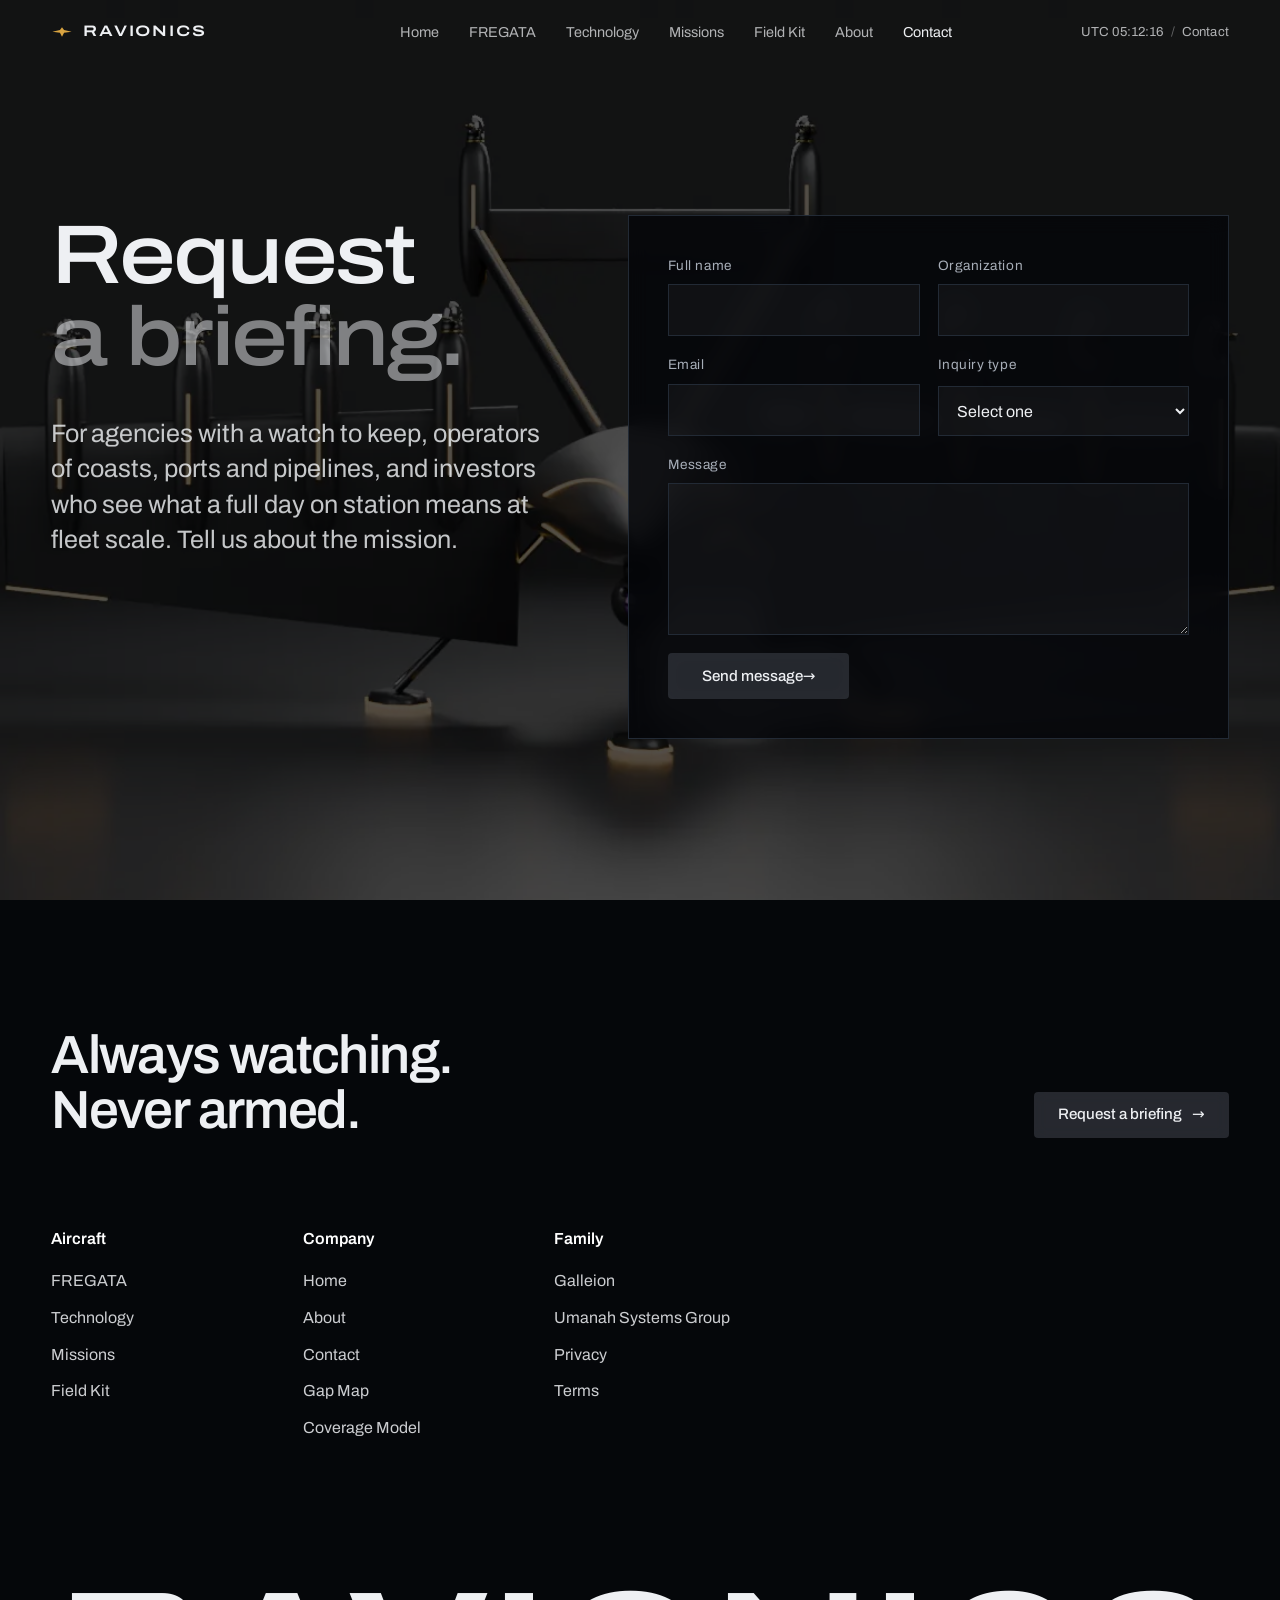
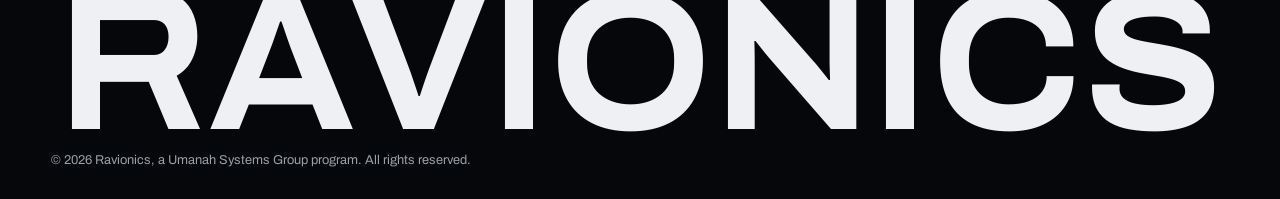
<file: contact.html>
<!doctype html>
<html lang="en">
<head>
<meta charset="utf-8">
<meta name="viewport" content="width=device-width, initial-scale=1, viewport-fit=cover">
<title>Contact &middot; Ravionics</title>
<meta name="description" content="Request a FREGATA briefing from Ravionics: for agencies, coast, port and pipeline operators, and investors.">
<meta property="og:type" content="website">
<meta property="og:site_name" content="Ravionics">
<meta property="og:url" content="https://ravionics.com/contact.html">
<meta property="og:title" content="Contact · Ravionics">
<meta property="og:description" content="Request a FREGATA briefing from Ravionics: for agencies, coast, port and pipeline operators, and investors.">
<meta property="og:image" content="https://ravionics.com/og-fregata.jpg">
<meta property="og:image:width" content="1200">
<meta property="og:image:height" content="630">
<meta property="og:image:alt" content="Ravionics: an unarmed, uncrewed tilt-wing aircraft">
<meta name="twitter:card" content="summary_large_image">
<meta name="twitter:title" content="Contact · Ravionics">
<meta name="twitter:description" content="Request a FREGATA briefing from Ravionics: for agencies, coast, port and pipeline operators, and investors.">
<meta name="twitter:image" content="https://ravionics.com/og-fregata.jpg">
<meta name="twitter:image:alt" content="Ravionics: an unarmed, uncrewed tilt-wing aircraft">
<meta name="theme-color" content="#05070a">
<link rel="icon" href="/favicon.svg" type="image/svg+xml">
<link rel="preload" href="/fonts/archivo.woff2" as="font" type="font/woff2" crossorigin>
<link rel="stylesheet" href="/r.css?v=b4315dc12b">
<script type="module" src="/r.js?v=55e0f66c54"></script>
</head>
<body class="pg-contact">
<a class="skip" href="#main">Skip to content</a>
<header class="bar" id="bar">
  <a class="wordmark" href="/" aria-label="Ravionics, home"><svg class="mark" viewBox="0 0 32 32" width="22" height="22" aria-hidden="true"><path d="M2 15.5 L13 13 L16 9 L19 13 L30 15.5 L19 17 L16 23 L13 17 Z" fill="currentColor"/></svg><span>Ravionics</span></a>
  <nav class="links" id="links" aria-label="Main">
    <a href="/">Home</a>
    <a href="/fregata.html">FREGATA</a>
    <a href="/technology.html">Technology</a>
    <a href="/missions.html">Missions</a>
    <a href="/field-kit.html">Field Kit</a>
    <a href="/about.html">About</a>
    <a href="/contact.html" aria-current="page">Contact</a>
  </nav>
  <p class="clock" aria-label="Clock"><span id="clock">UTC --:--:--</span> <span class="clock-sep">/</span> Contact</p>
  <button class="menu" id="menu" aria-expanded="false" aria-controls="links" aria-label="Open menu">
    <svg viewBox="0 0 24 24" width="24" height="24" aria-hidden="true"><path d="M3 8h18M3 16h18" stroke="currentColor" stroke-width="1.6" stroke-linecap="round"/></svg>
  </button>
</header>

<main id="main">
  <section class="contact-sec" id="contact" aria-labelledby="ph-h">
    <img class="contact-bg" src="/media/stills/hover_front.webp" alt="" width="1920" height="1080" aria-hidden="true">
    <div class="contact-in">
      <div class="contact-copy">
        <h1 id="ph-h">Request<br><span>a briefing.</span></h1>
        <p class="lead">For agencies with a watch to keep, operators of coasts, ports and pipelines, and investors who see what a full day on station means at fleet scale. Tell us about the mission.</p>
      </div>
      <form class="cform" id="contactForm" action="https://formspree.io/f/xeelnkqj" method="POST">
        <label>Full name<input name="name" autocomplete="name" required></label>
        <label>Organization<input name="organization" autocomplete="organization"></label>
        <label>Email<input type="email" name="email" autocomplete="email" required></label>
        <label>Inquiry type<select name="inquiry_type" required><option value="">Select one</option><option>Government / Defense Procurement</option><option>Investment Inquiry</option><option>Operational Partnership</option><option>Energy / Infrastructure Partnership</option><option>General Inquiry</option></select></label>
        <label class="wide">Message<textarea name="message" rows="5" required></textarea></label>
        <input type="hidden" name="_next" value="https://ravionics.com/thanks.html">
        <div class="wide cform-foot"><button class="btn btn-glass btn-big" type="submit">Send message <span aria-hidden="true">&rarr;</span></button><p class="cform-status" data-form-status role="status"></p></div>
      </form>
    </div>
  </section>
</main>

<footer class="foot">
  <div class="foot-top">
    <p class="foot-line">Always watching.<br>Never armed.</p>
    <a class="btn btn-glass foot-cta" href="/contact.html">Request a briefing <span aria-hidden="true">&rarr;</span></a>
  </div>
  <div class="foot-grid">
    <nav class="foot-col" aria-label="Aircraft"><b>Aircraft</b><a href="/fregata.html">FREGATA</a><a href="/technology.html">Technology</a><a href="/missions.html">Missions</a><a href="/field-kit.html">Field Kit</a></nav>
    <nav class="foot-col" aria-label="Company"><b>Company</b><a href="/">Home</a><a href="/about.html">About</a><a href="/contact.html">Contact</a><a href="/ravionics-infographic.html">Gap Map</a><a href="/ravionics-cost-model.html">Coverage Model</a></nav>
    <nav class="foot-col" aria-label="Family"><b>Family</b><a href="https://galleion.umanahsystems.com/" rel="noopener">Galleion</a><a href="https://umanahsystems.com/" rel="noopener">Umanah Systems Group</a><a href="/privacy.html">Privacy</a><a href="/terms.html">Terms</a></nav>
  </div>
  <a class="foot-giant" href="/" aria-label="Ravionics, home"><svg viewBox="0 0 1000 150" role="img" aria-hidden="true"><text x="500" y="128" text-anchor="middle" textLength="990" lengthAdjust="spacingAndGlyphs">RAVIONICS</text></svg></a>
  <div class="foot-base"><p>&copy; 2026 Ravionics, a Umanah Systems Group program. All rights reserved.</p></div>
</footer>
</body>
</html>
</file>
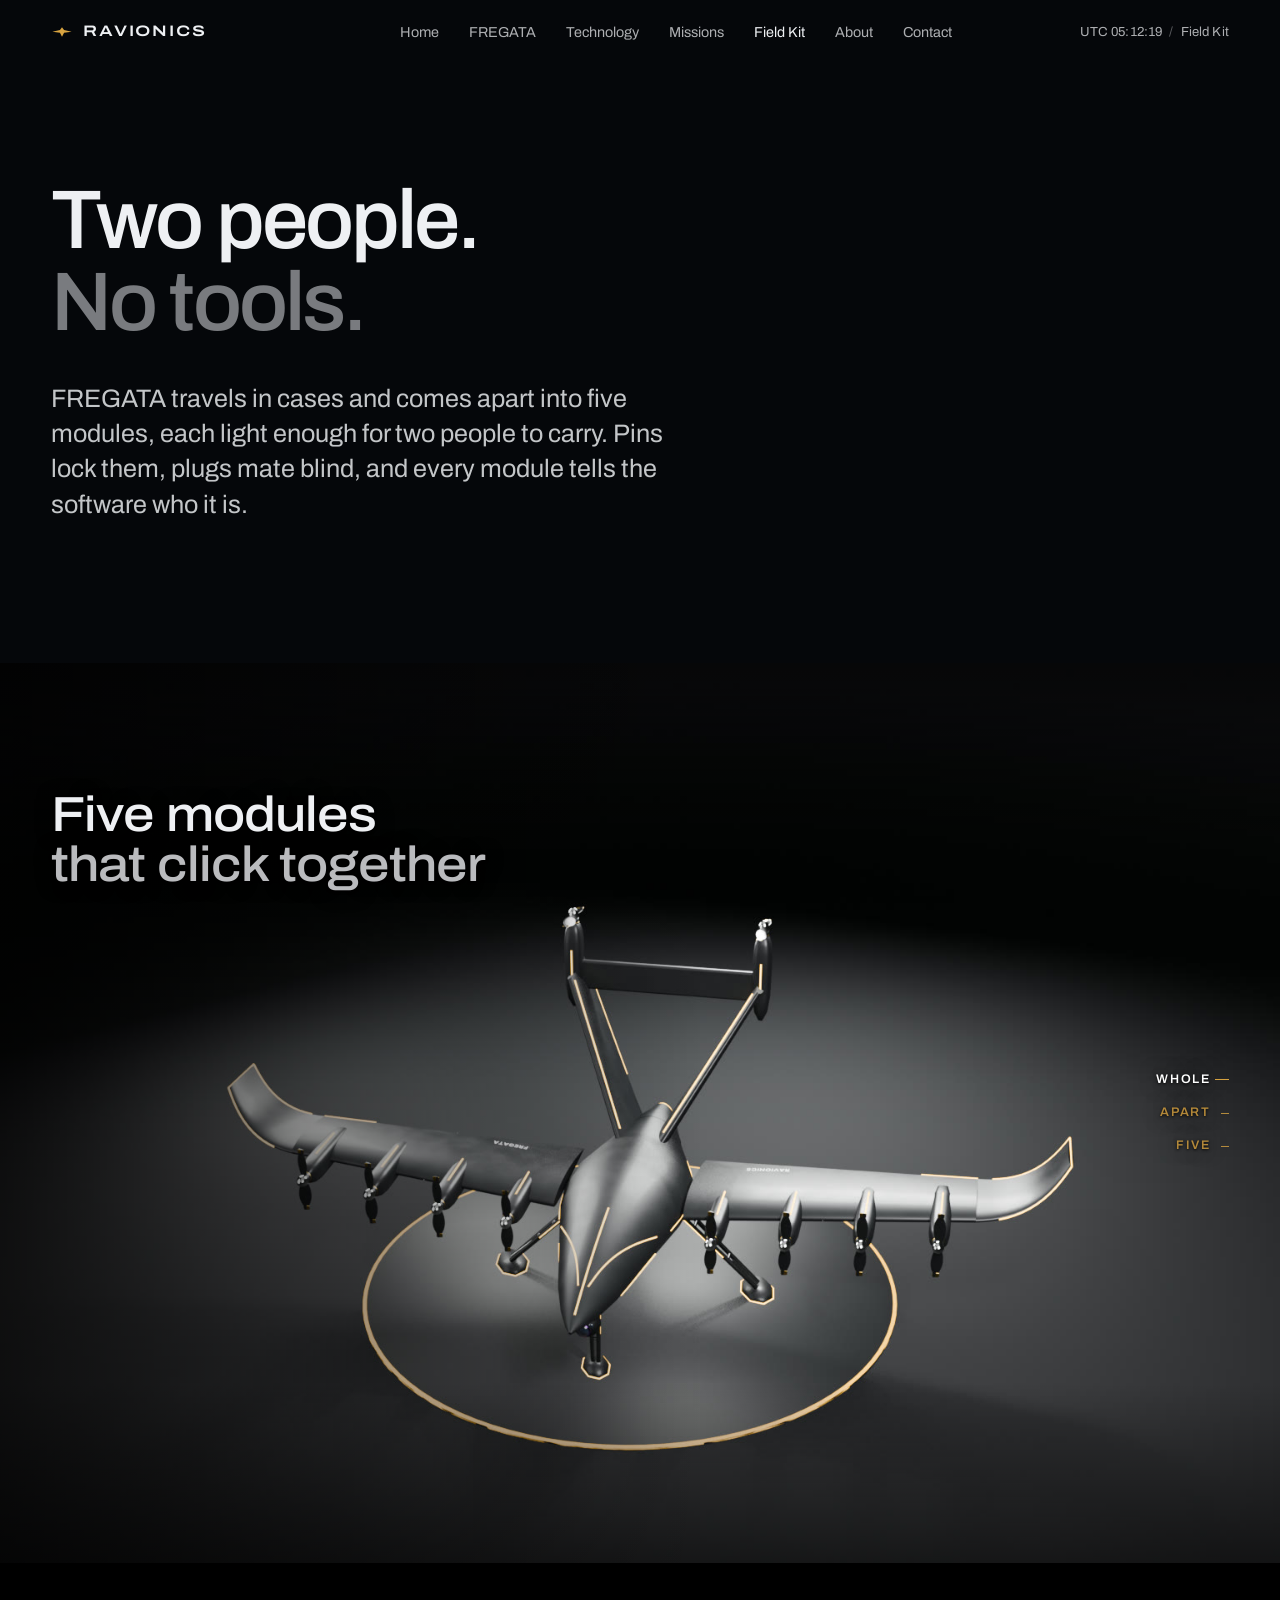
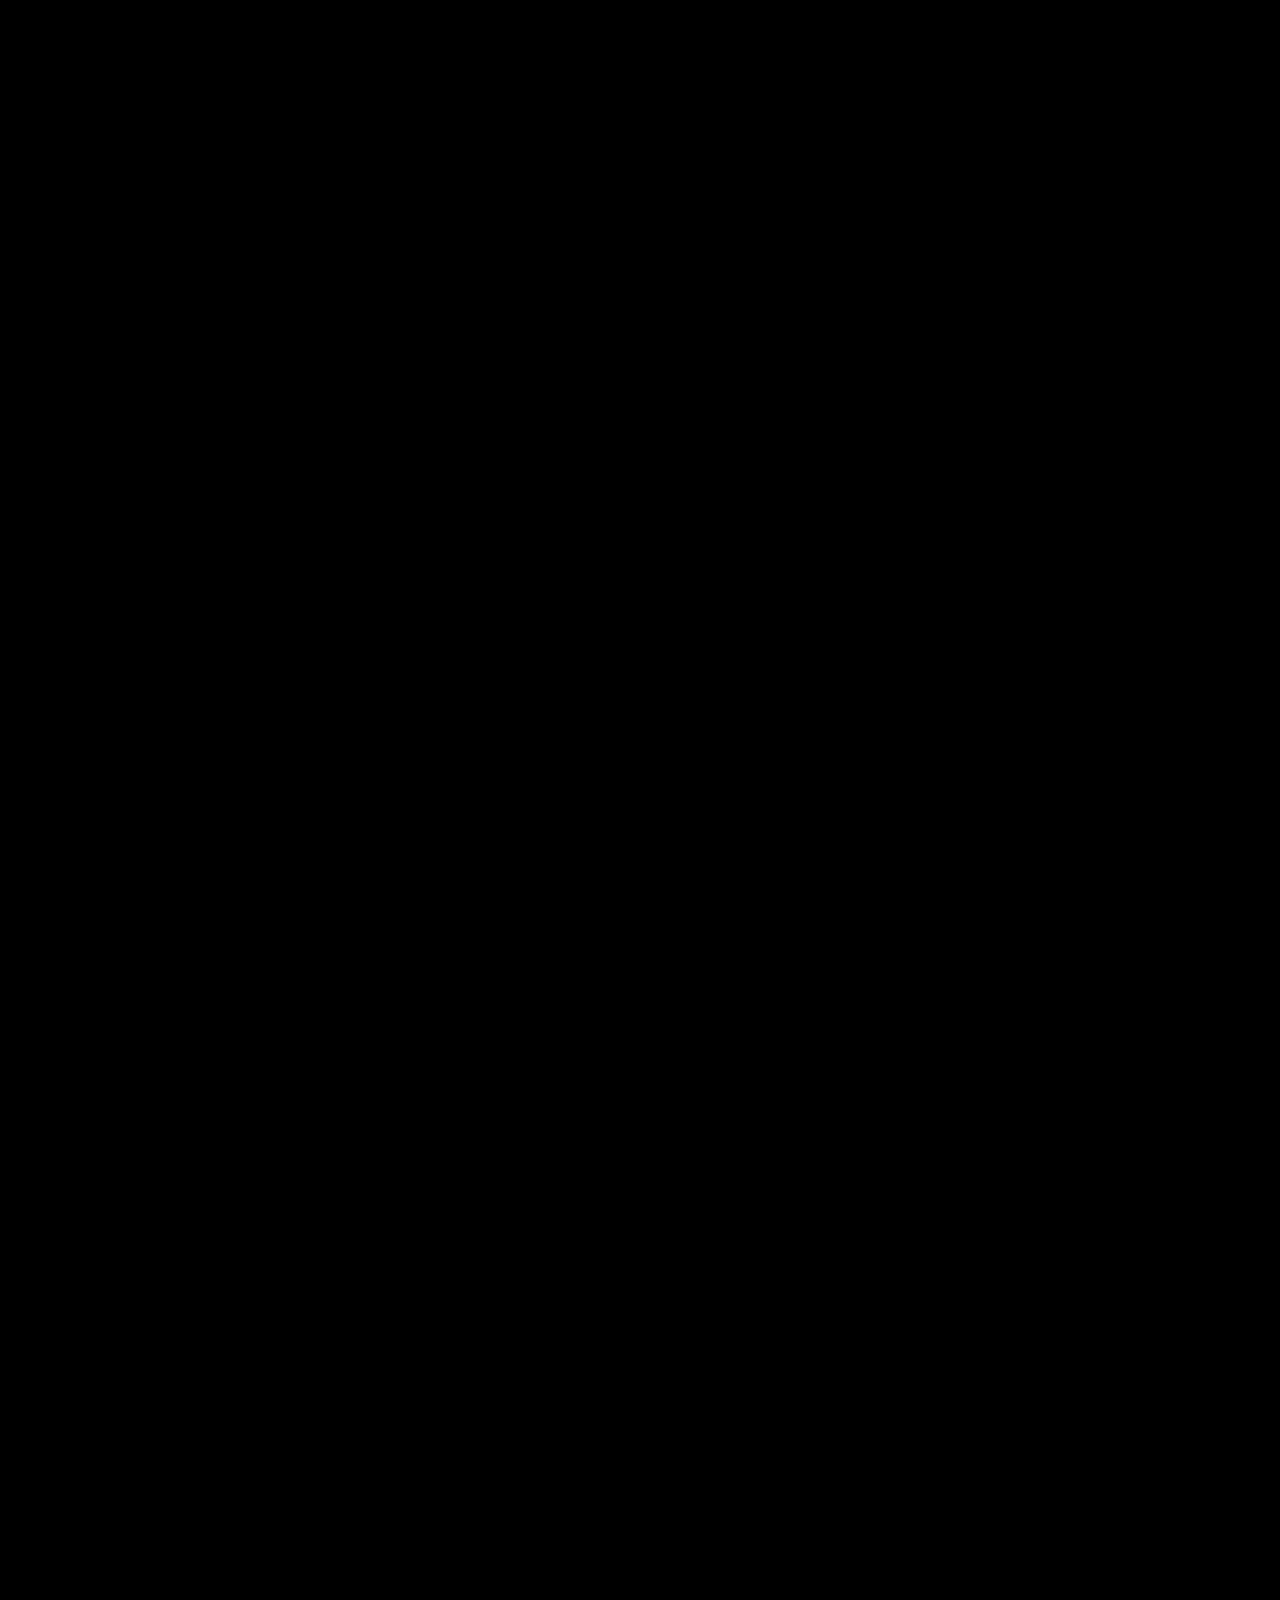
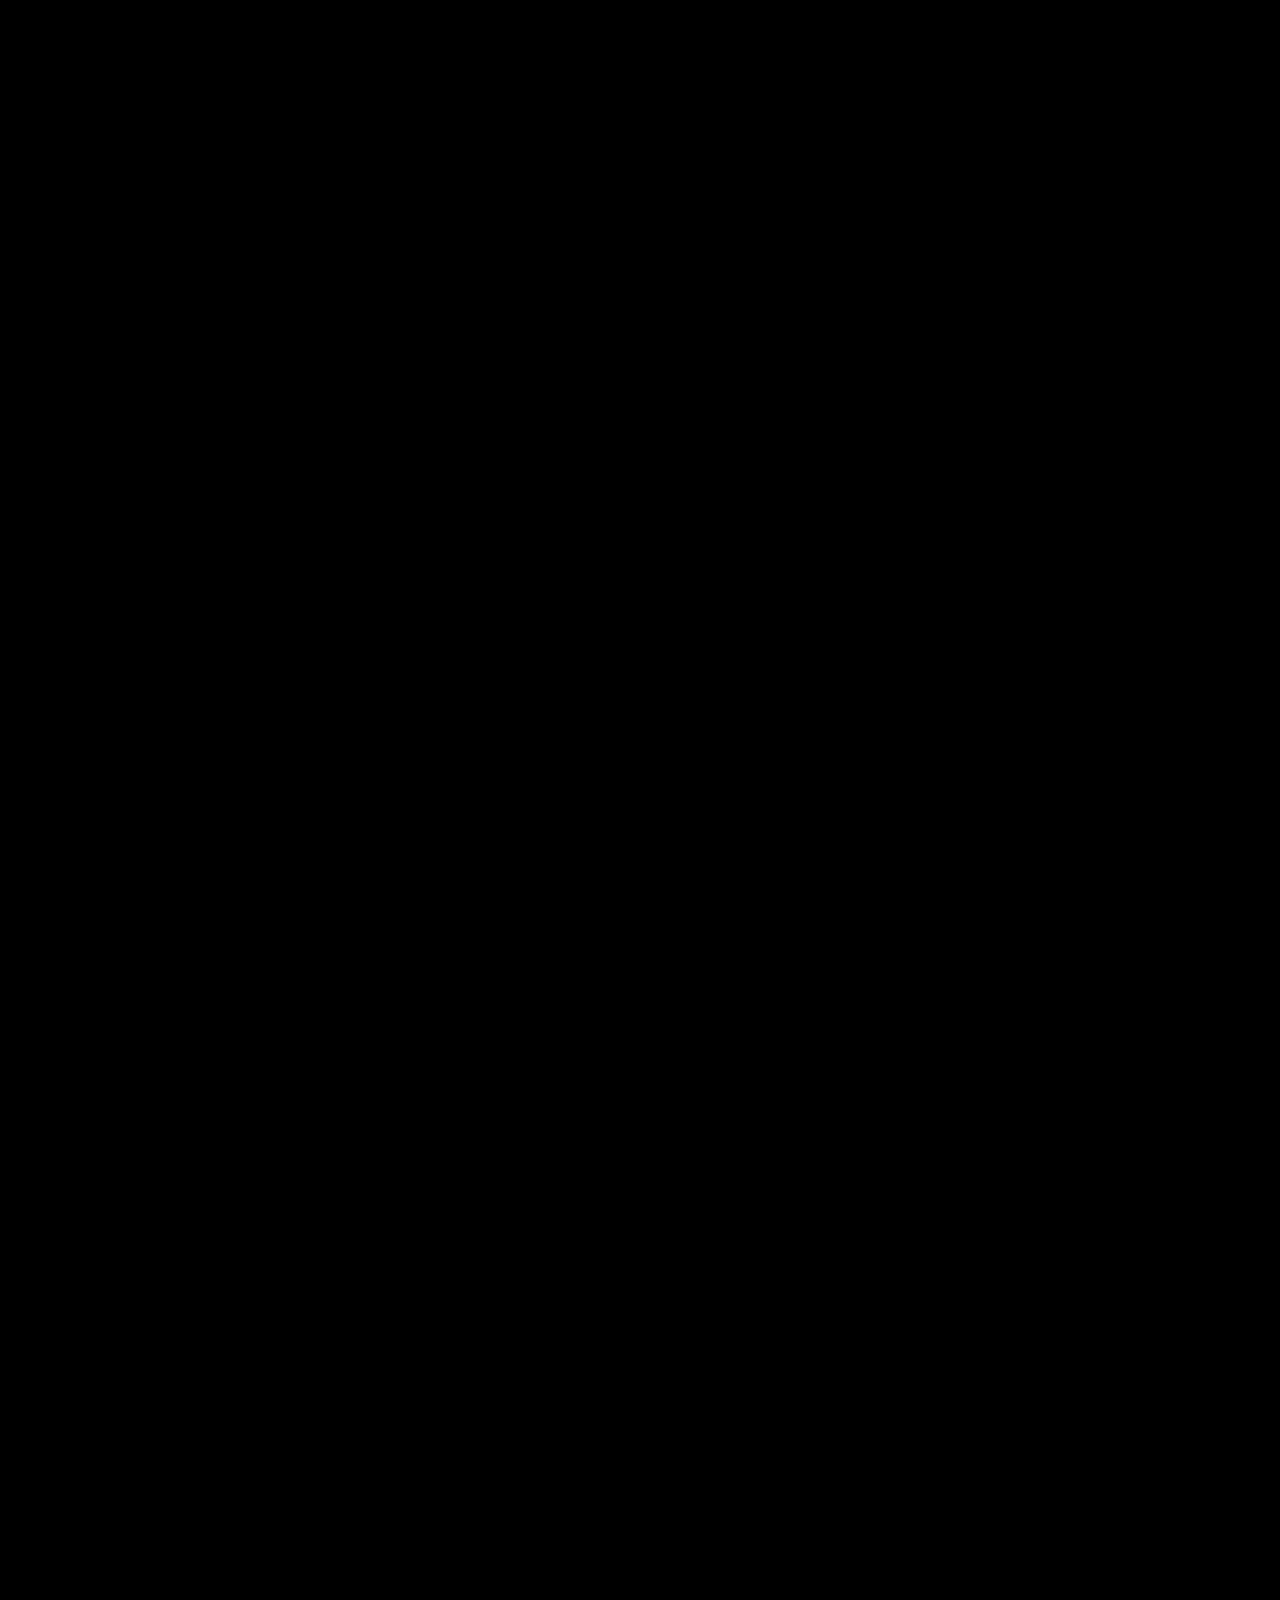
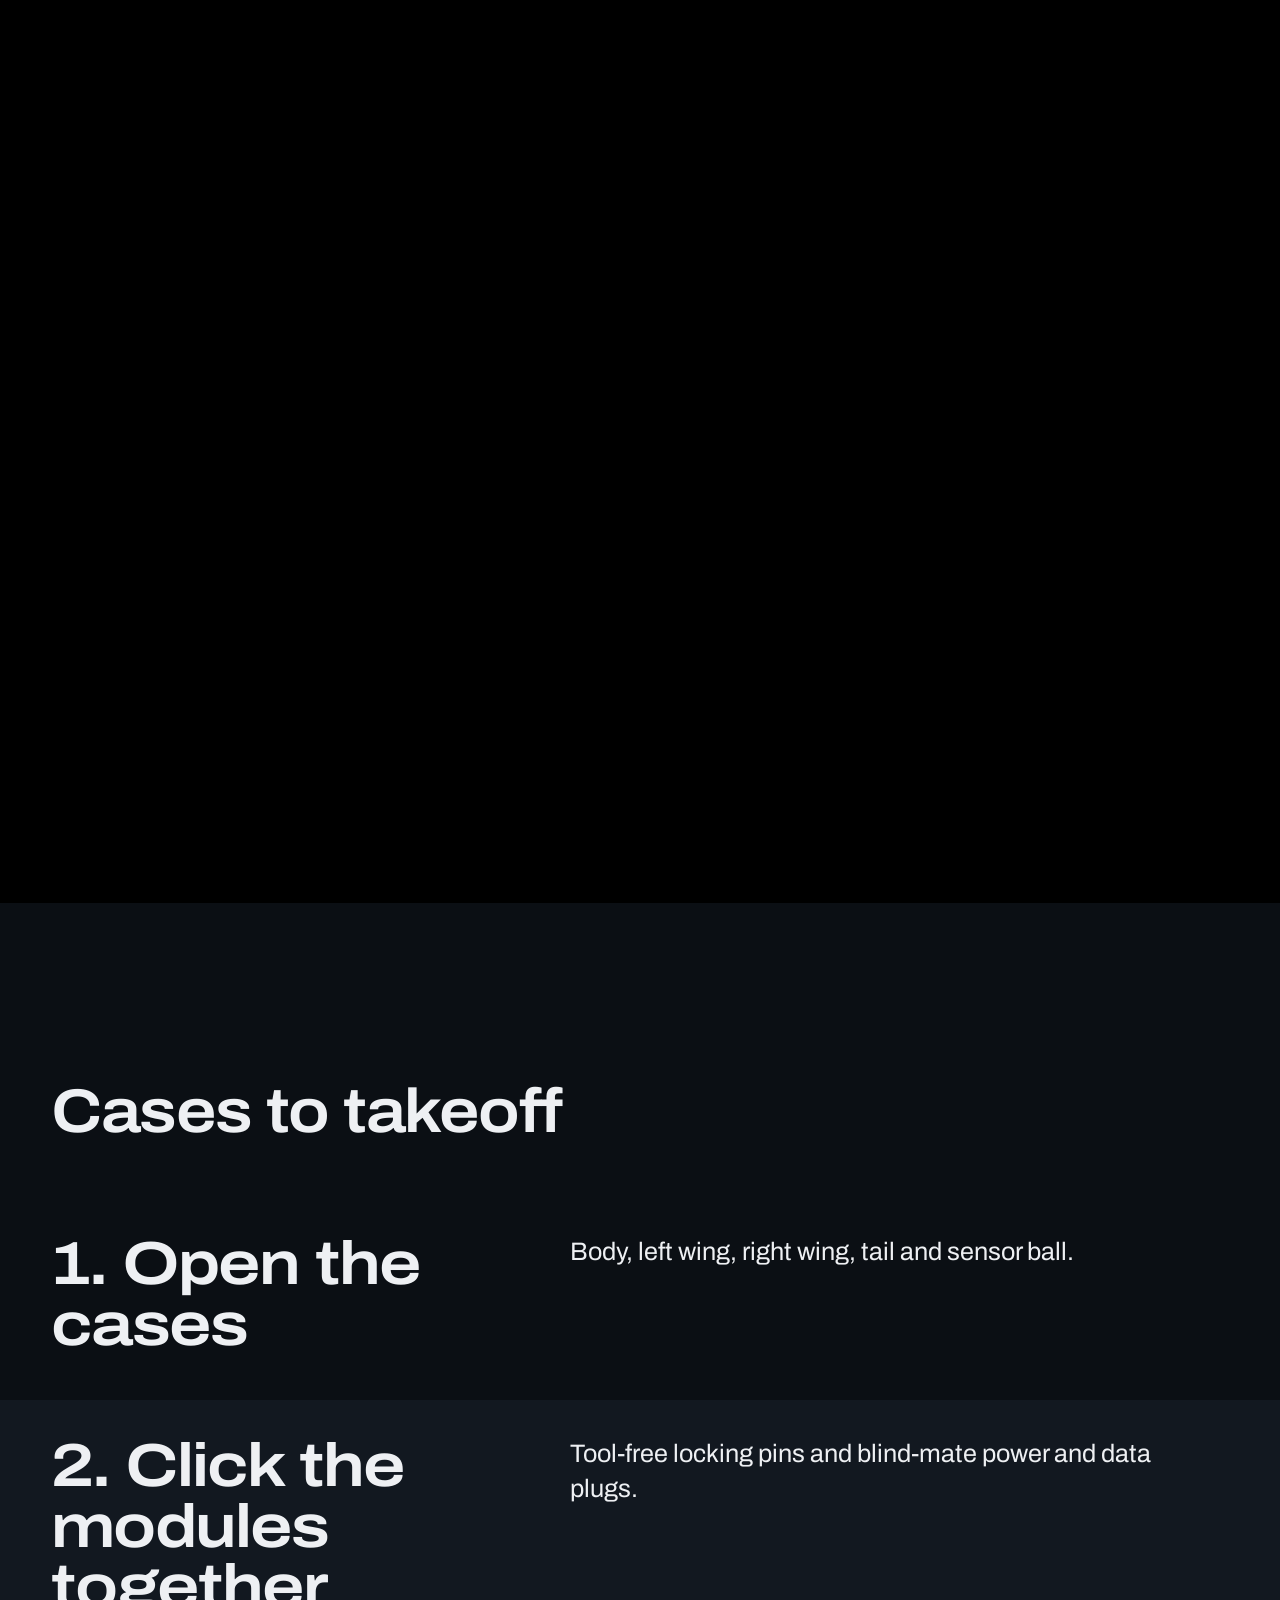
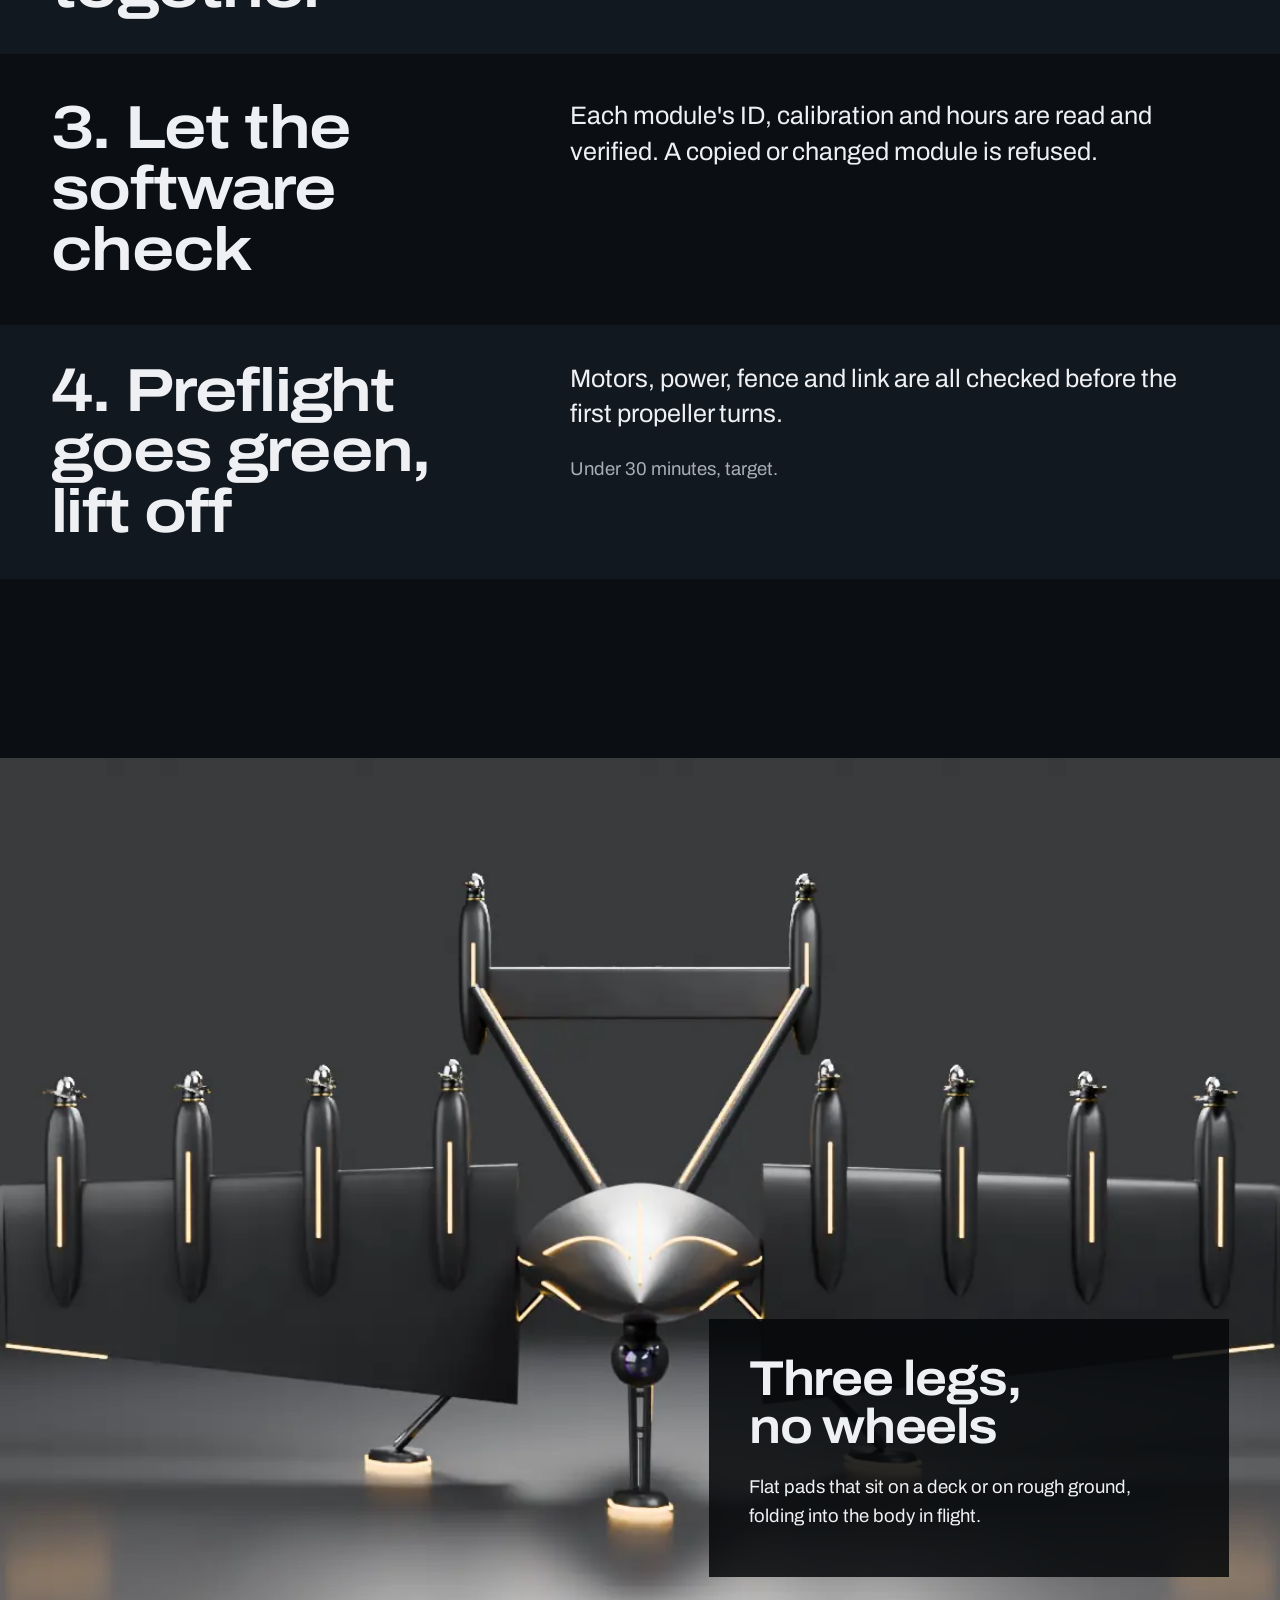
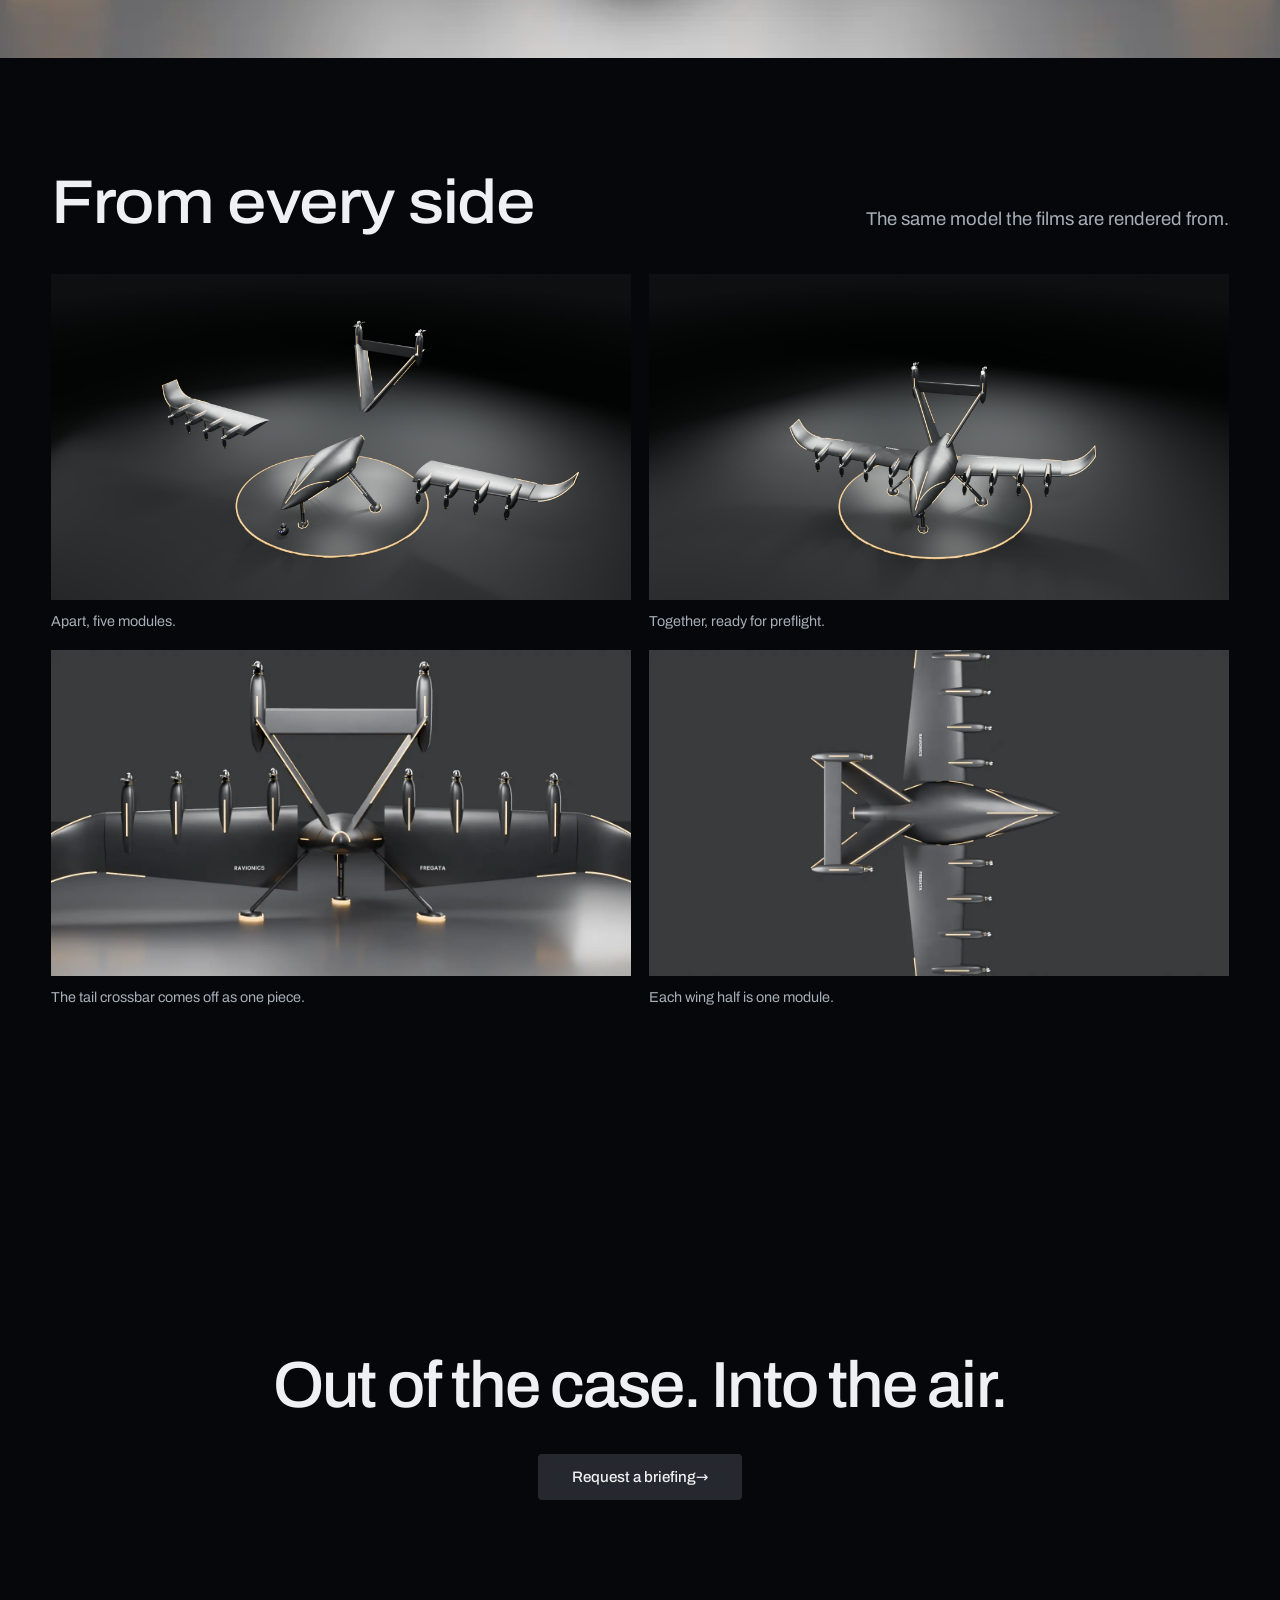
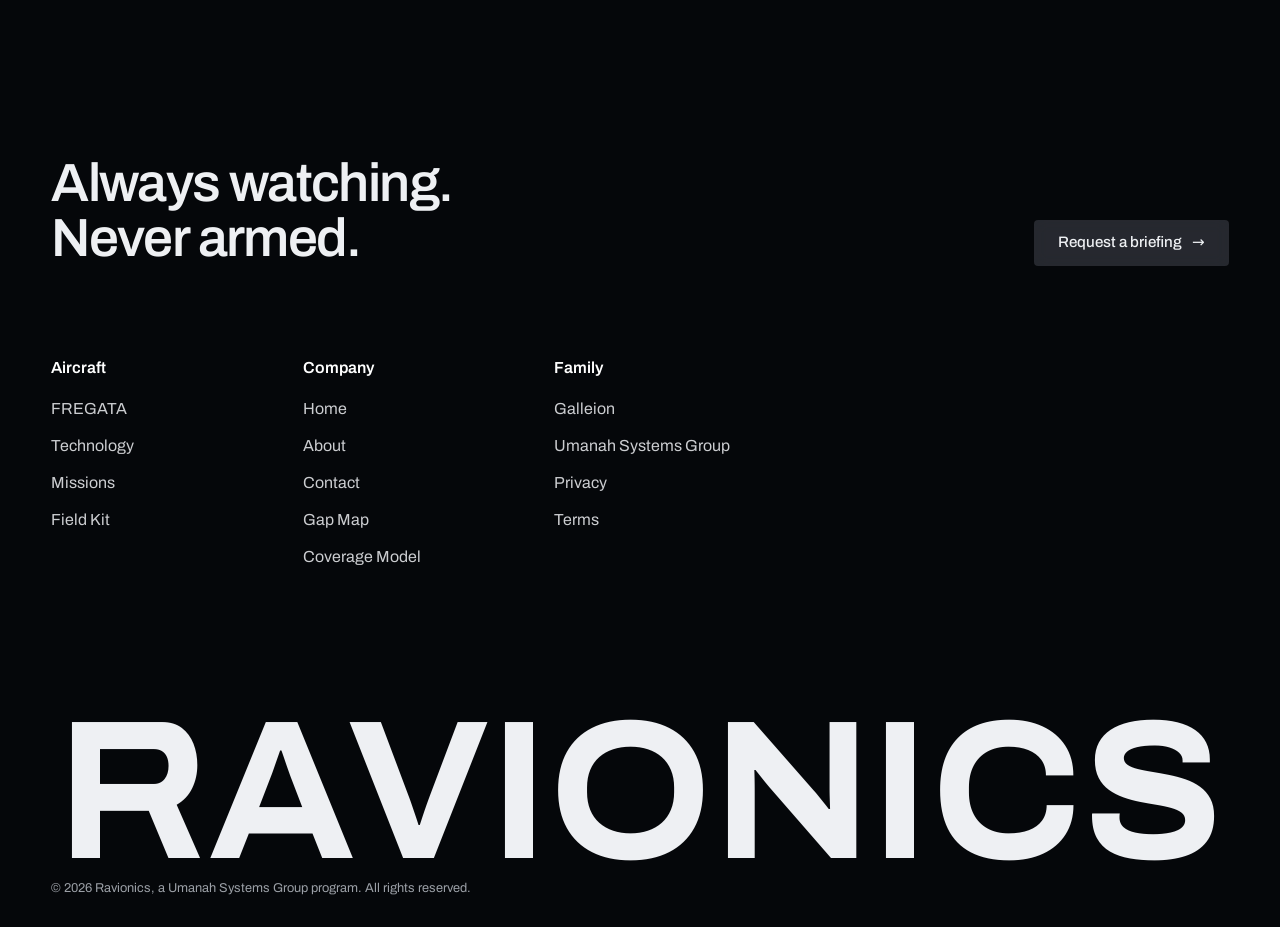
<file: field-kit.html>
<!doctype html>
<html lang="en">
<head>
<meta charset="utf-8">
<meta name="viewport" content="width=device-width, initial-scale=1, viewport-fit=cover">
<title>Field Kit &middot; Ravionics</title>
<meta name="description" content="FREGATA travels in cases and comes apart into five modules two people can carry. Cases to takeoff in under 30 minutes, target.">
<meta property="og:type" content="website">
<meta property="og:site_name" content="Ravionics">
<meta property="og:url" content="https://ravionics.com/field-kit.html">
<meta property="og:title" content="Field Kit · Ravionics">
<meta property="og:description" content="FREGATA travels in cases and comes apart into five modules two people can carry. Cases to takeoff in under 30 minutes, target.">
<meta property="og:image" content="https://ravionics.com/og-fregata.jpg">
<meta property="og:image:width" content="1200">
<meta property="og:image:height" content="630">
<meta property="og:image:alt" content="Ravionics: an unarmed, uncrewed tilt-wing aircraft">
<meta name="twitter:card" content="summary_large_image">
<meta name="twitter:title" content="Field Kit · Ravionics">
<meta name="twitter:description" content="FREGATA travels in cases and comes apart into five modules two people can carry. Cases to takeoff in under 30 minutes, target.">
<meta name="twitter:image" content="https://ravionics.com/og-fregata.jpg">
<meta name="twitter:image:alt" content="Ravionics: an unarmed, uncrewed tilt-wing aircraft">
<meta name="theme-color" content="#05070a">
<link rel="icon" href="/favicon.svg" type="image/svg+xml">
<link rel="preload" href="/fonts/archivo.woff2" as="font" type="font/woff2" crossorigin>
<link rel="stylesheet" href="/r.css?v=b4315dc12b">
<script type="module" src="/r.js?v=55e0f66c54"></script>
</head>
<body class="pg-kit">
<a class="skip" href="#main">Skip to content</a>
<header class="bar" id="bar">
  <a class="wordmark" href="/" aria-label="Ravionics, home"><svg class="mark" viewBox="0 0 32 32" width="22" height="22" aria-hidden="true"><path d="M2 15.5 L13 13 L16 9 L19 13 L30 15.5 L19 17 L16 23 L13 17 Z" fill="currentColor"/></svg><span>Ravionics</span></a>
  <nav class="links" id="links" aria-label="Main">
    <a href="/">Home</a>
    <a href="/fregata.html">FREGATA</a>
    <a href="/technology.html">Technology</a>
    <a href="/missions.html">Missions</a>
    <a href="/field-kit.html" aria-current="page">Field Kit</a>
    <a href="/about.html">About</a>
    <a href="/contact.html">Contact</a>
  </nav>
  <p class="clock" aria-label="Clock"><span id="clock">UTC --:--:--</span> <span class="clock-sep">/</span> Field Kit</p>
  <button class="menu" id="menu" aria-expanded="false" aria-controls="links" aria-label="Open menu">
    <svg viewBox="0 0 24 24" width="24" height="24" aria-hidden="true"><path d="M3 8h18M3 16h18" stroke="currentColor" stroke-width="1.6" stroke-linecap="round"/></svg>
  </button>
</header>

<main id="main">
  <section class="page-head" aria-labelledby="ph-h">
    <h1 id="ph-h">Two people.<br><span>No tools.</span></h1>
    <p class="lead">FREGATA travels in cases and comes apart into five modules, each light enough for two people to carry. Pins lock them, plugs mate blind, and every module tells the software who it is.</p>
  </section>
  <section class="scrub capture" id="film-explode" style="--len: 560vh" aria-labelledby="film-explode-h">
    <div class="scrub-pin">
      <img class="scrub-still" src="/media/films/explode.jpg" alt="" aria-hidden="true">
      <video class="scrub-film" muted playsinline preload="none" poster="/media/films/explode.jpg" data-src="/media/films/explode.mp4" data-src-m="/media/films/explode-m.mp4" aria-label="Concept animation: FREGATA pulls apart into its five modules: the body, the left and right wings, the tail and the sensor ball, then waits in pieces"></video>
      <div class="film-shade" aria-hidden="true"></div>
      <div class="film-head">
        <h2 id="film-explode-h">Five modules<br><span>that click together</span></h2>
      </div>
      <ol class="film-chapters" aria-hidden="true"><li data-at="0-0.3">Whole</li><li data-at="0.3-0.75">Apart</li><li data-at="0.75-1.01">Five</li></ol>
      <div class="scrub-notes">
        <div data-at="0.02-0.29"><p class="n">01 &middot; Whole</p><h3>One aircraft</h3><p>Ready to fly, with every joint locked and every plug mated.</p></div>
        <div data-at="0.3-0.74"><p class="n">02 &middot; Apart</p><h3>Pins out, pieces off</h3><p>The wings come off sideways, the tail lifts away and the sensor ball drops out of the nose.</p></div>
        <div data-at="0.75-1.01"><p class="n">03 &middot; Five</p><h3>Each one in a case</h3><p>Body, left wing, right wing, tail and sensor ball. Each module knows its own ID, calibration and hours.</p></div>
      </div>
    </div>
  </section>
  <section class="services" aria-labelledby="kit-h">
    <div class="wrap">
      <h2 id="kit-h" data-reveal>Cases to takeoff</h2>
      <dl class="service-list">
        <div class="service" data-reveal>
          <dt>1. Open the cases</dt>
          <dd><p>Body, left wing, right wing, tail and sensor ball.</p></dd>
        </div>
        <div class="service" data-reveal>
          <dt>2. Click the modules together</dt>
          <dd><p>Tool-free locking pins and blind-mate power and data plugs.</p></dd>
        </div>
        <div class="service" data-reveal>
          <dt>3. Let the software check</dt>
          <dd><p>Each module's ID, calibration and hours are read and verified. A copied or changed module is refused.</p></dd>
        </div>
        <div class="service" data-reveal>
          <dt>4. Preflight goes green, lift off</dt>
          <dd><p>Motors, power, fence and link are all checked before the first propeller turns.</p><p class="who">Under 30 minutes, target.</p></dd>
        </div>
      </dl>
    </div>
  </section>
  <section class="showcase" aria-label="Three legs, no wheels">
    <img class="showcase-film" src="/media/stills/hover_front.webp" alt="FREGATA from the front on its three legs" width="1920" height="1080" loading="lazy">
    <div class="showcase-copy" data-reveal>
      <h2>Three legs, no wheels</h2>
      <p>Flat pads that sit on a deck or on rough ground, folding into the body in flight.</p>
    </div>
  </section>
  <section class="gallery" aria-labelledby="kit-g">
    <div class="parts-head">
      <h2 id="kit-g" data-reveal>From every side</h2>
      <p data-reveal>The same model the films are rendered from.</p>
    </div>
    <div class="gal-grid">
      <figure data-reveal><img src="/media/films/explode-end.jpg" width="1920" height="1080" loading="lazy" alt="FREGATA apart in five modules"><figcaption>Apart, five modules.</figcaption></figure>
      <figure data-reveal><img src="/media/films/explode.jpg" width="1920" height="1080" loading="lazy" alt="FREGATA assembled"><figcaption>Together, ready for preflight.</figcaption></figure>
      <figure data-reveal><img src="/media/stills/rear.webp" width="1920" height="1080" loading="lazy" alt="FREGATA from behind"><figcaption>The tail crossbar comes off as one piece.</figcaption></figure>
      <figure data-reveal><img src="/media/stills/cruise_top.webp" width="1920" height="1080" loading="lazy" alt="FREGATA from above"><figcaption>Each wing half is one module.</figcaption></figure>
    </div>
  </section>
  <section class="k-close" aria-labelledby="close-h">
    <h2 id="close-h" class="k-close-h" data-reveal>Out of the case. Into the air.</h2>
    <div class="actions k-close-actions" data-reveal><a class="btn btn-glass btn-big" href="/contact.html">Request a briefing <span aria-hidden="true">&rarr;</span></a></div>
  </section>
</main>

<footer class="foot">
  <div class="foot-top">
    <p class="foot-line">Always watching.<br>Never armed.</p>
    <a class="btn btn-glass foot-cta" href="/contact.html">Request a briefing <span aria-hidden="true">&rarr;</span></a>
  </div>
  <div class="foot-grid">
    <nav class="foot-col" aria-label="Aircraft"><b>Aircraft</b><a href="/fregata.html">FREGATA</a><a href="/technology.html">Technology</a><a href="/missions.html">Missions</a><a href="/field-kit.html">Field Kit</a></nav>
    <nav class="foot-col" aria-label="Company"><b>Company</b><a href="/">Home</a><a href="/about.html">About</a><a href="/contact.html">Contact</a><a href="/ravionics-infographic.html">Gap Map</a><a href="/ravionics-cost-model.html">Coverage Model</a></nav>
    <nav class="foot-col" aria-label="Family"><b>Family</b><a href="https://galleion.umanahsystems.com/" rel="noopener">Galleion</a><a href="https://umanahsystems.com/" rel="noopener">Umanah Systems Group</a><a href="/privacy.html">Privacy</a><a href="/terms.html">Terms</a></nav>
  </div>
  <a class="foot-giant" href="/" aria-label="Ravionics, home"><svg viewBox="0 0 1000 150" role="img" aria-hidden="true"><text x="500" y="128" text-anchor="middle" textLength="990" lengthAdjust="spacingAndGlyphs">RAVIONICS</text></svg></a>
  <div class="foot-base"><p>&copy; 2026 Ravionics, a Umanah Systems Group program. All rights reserved.</p></div>
</footer>
</body>
</html>
</file>
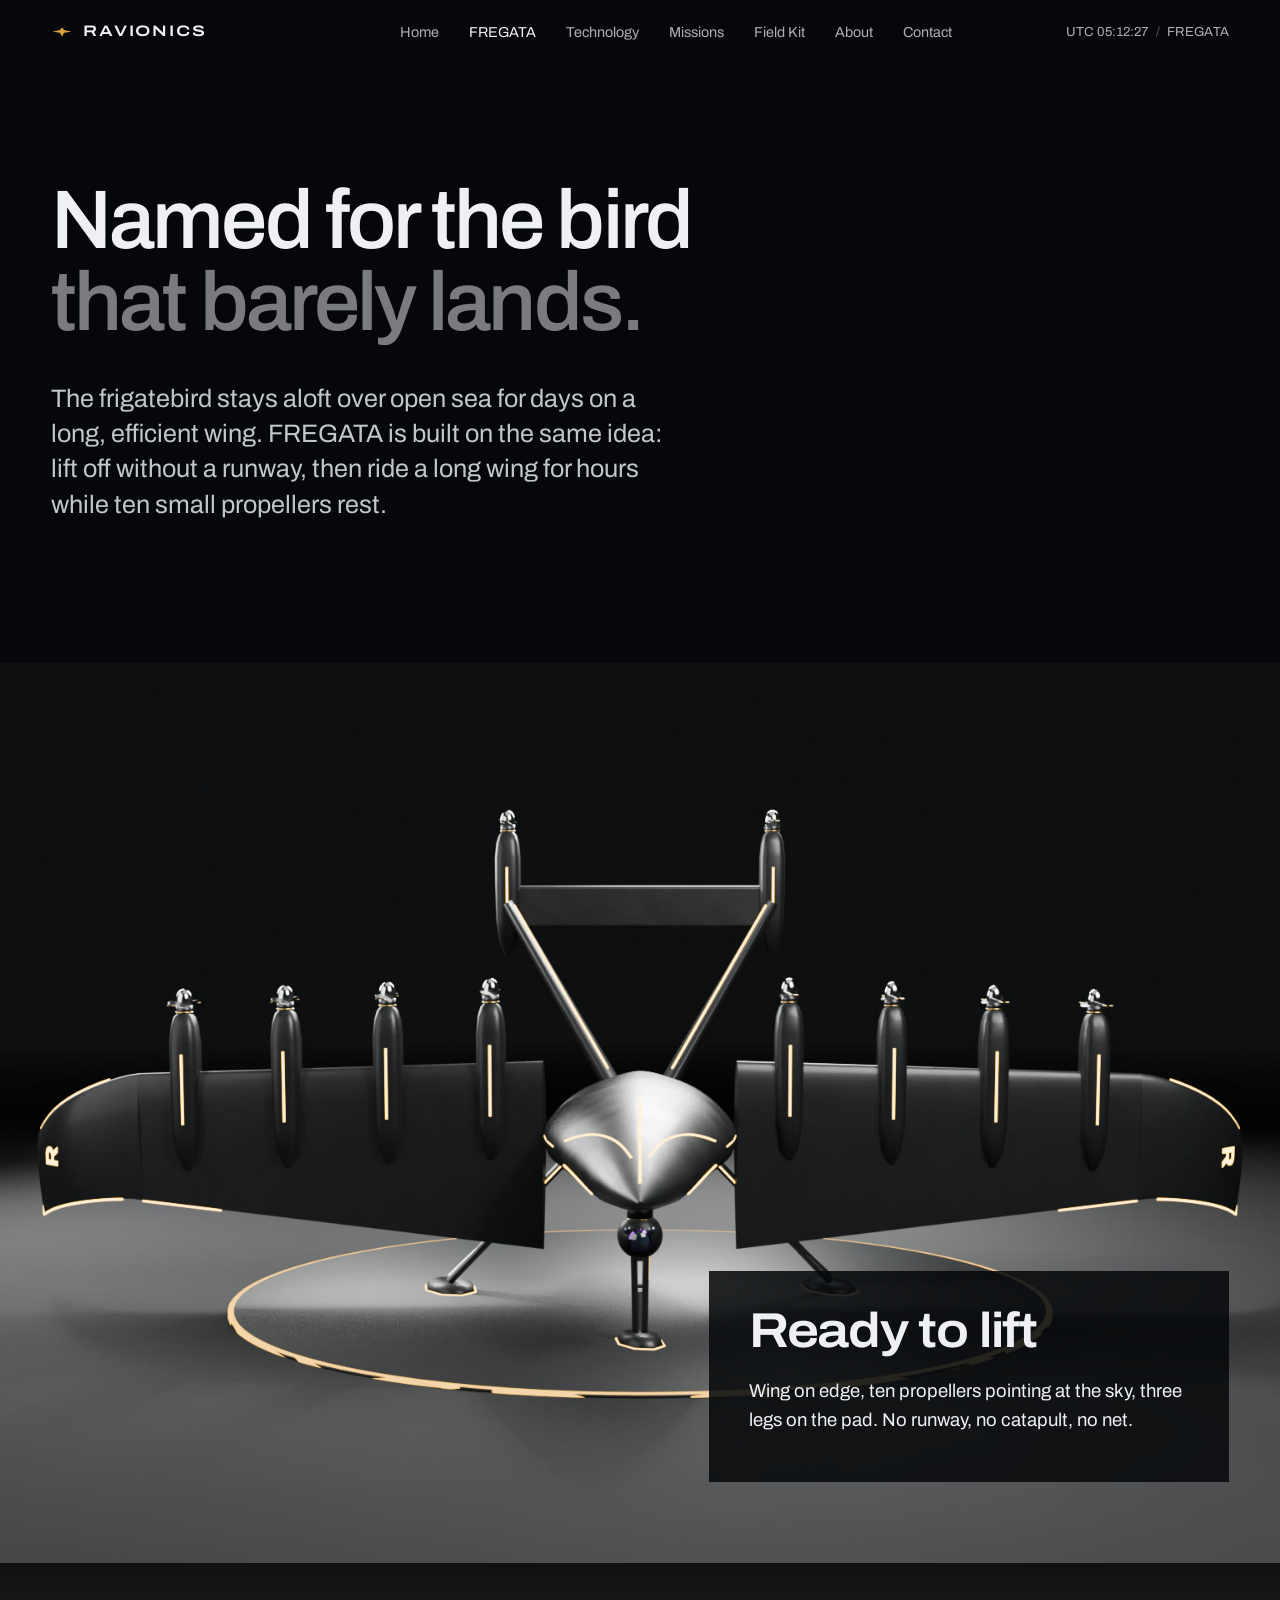
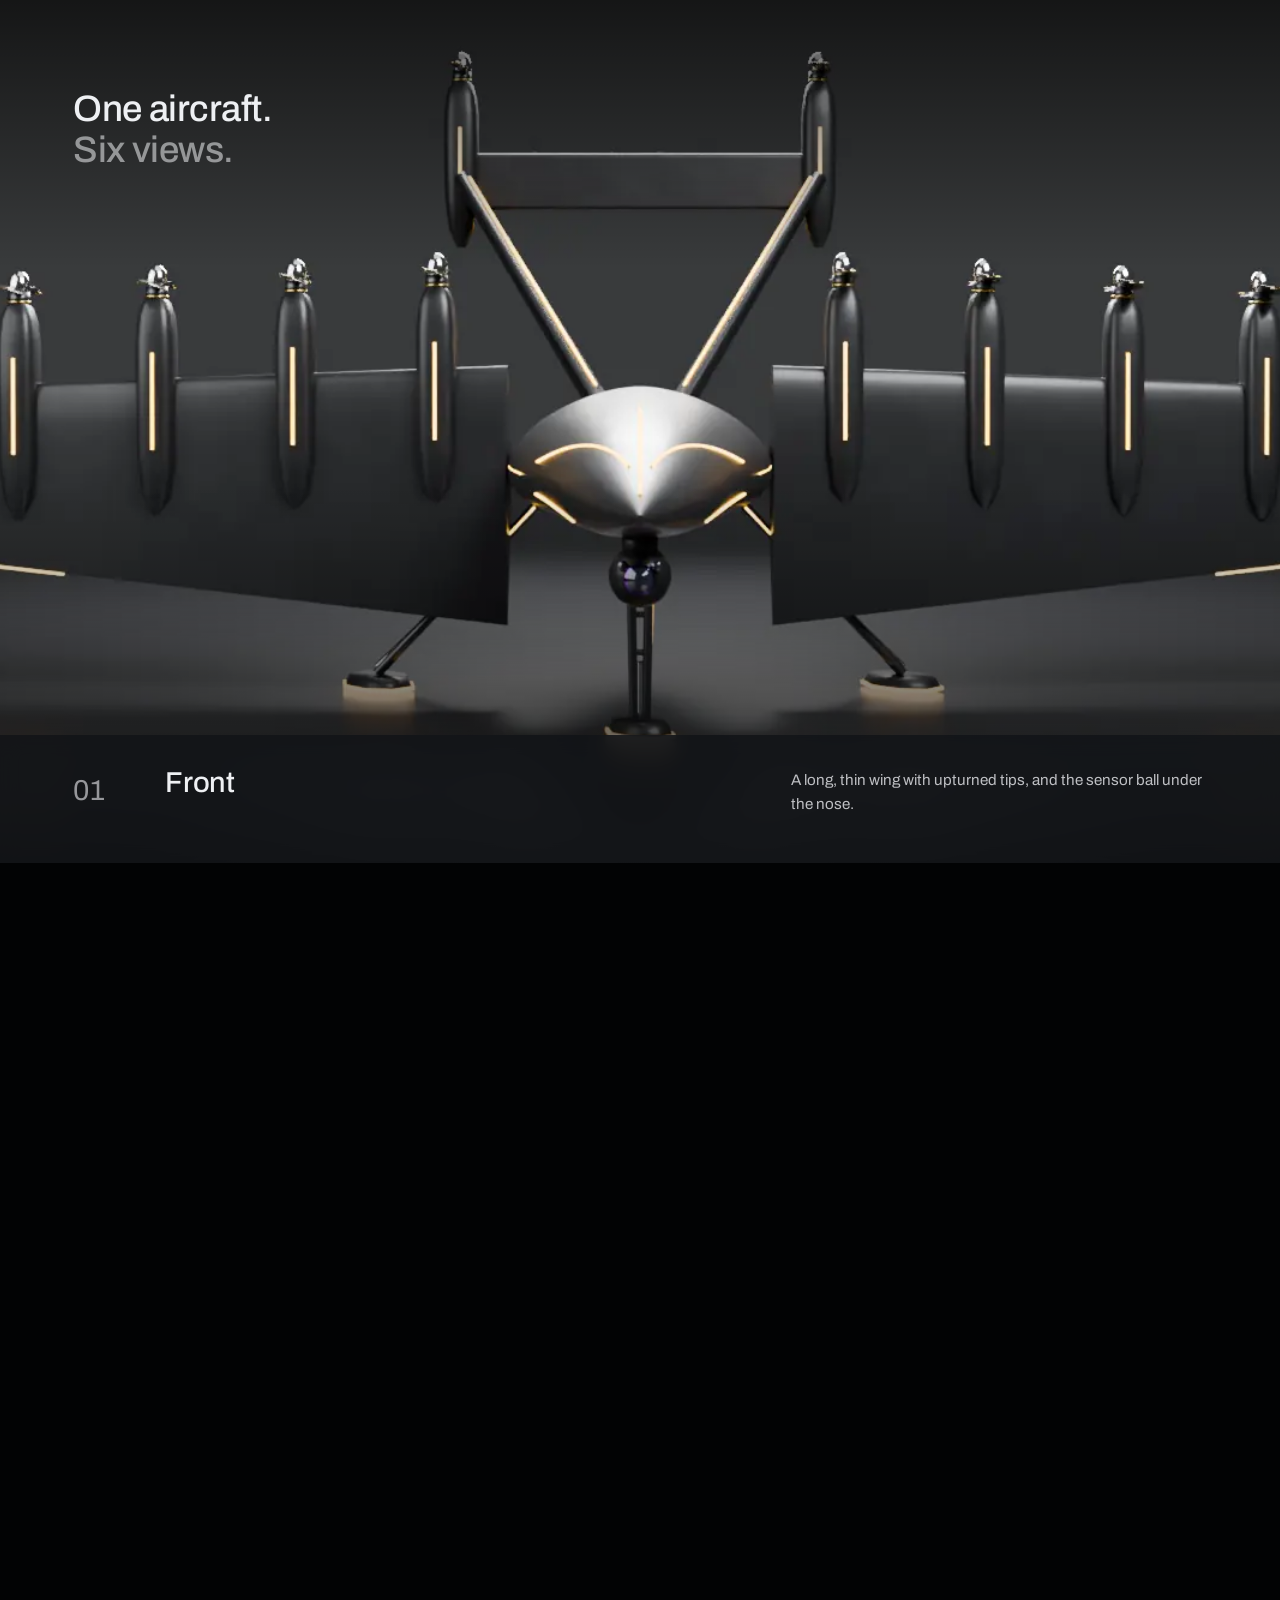
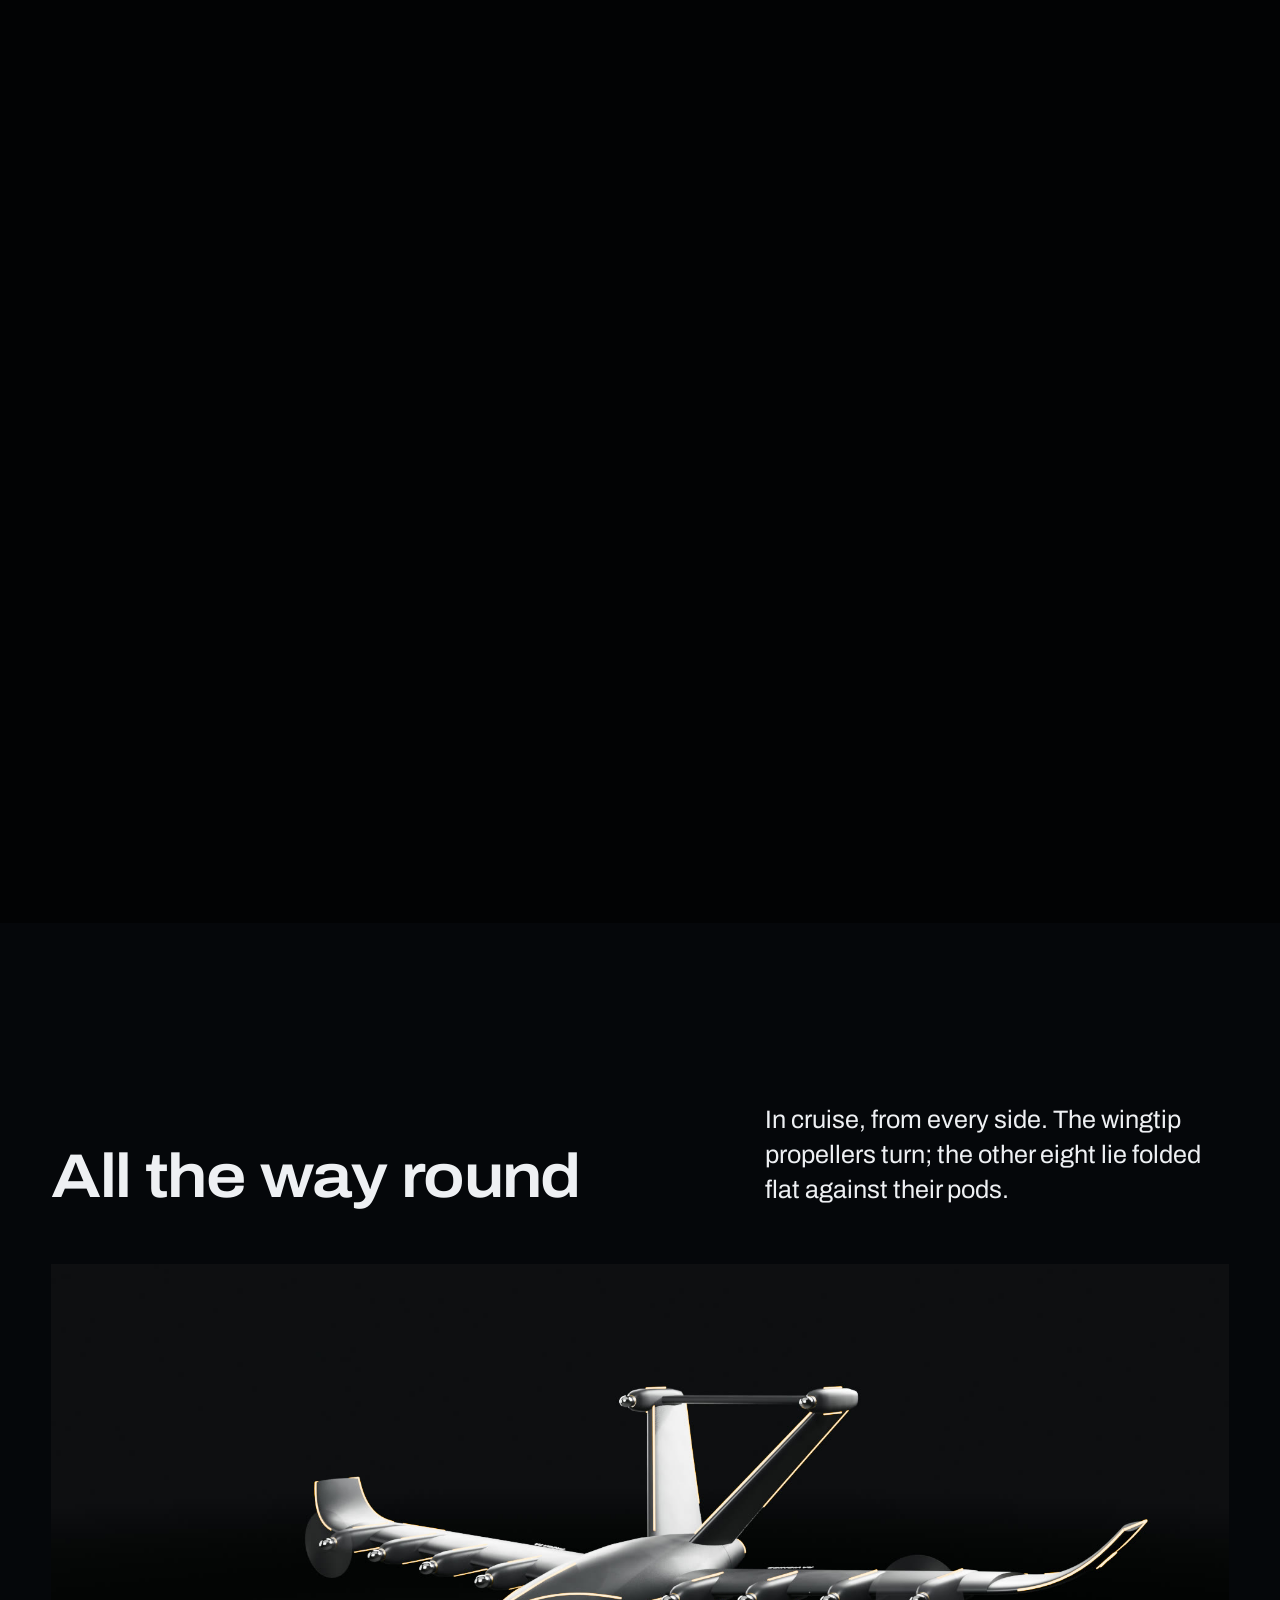
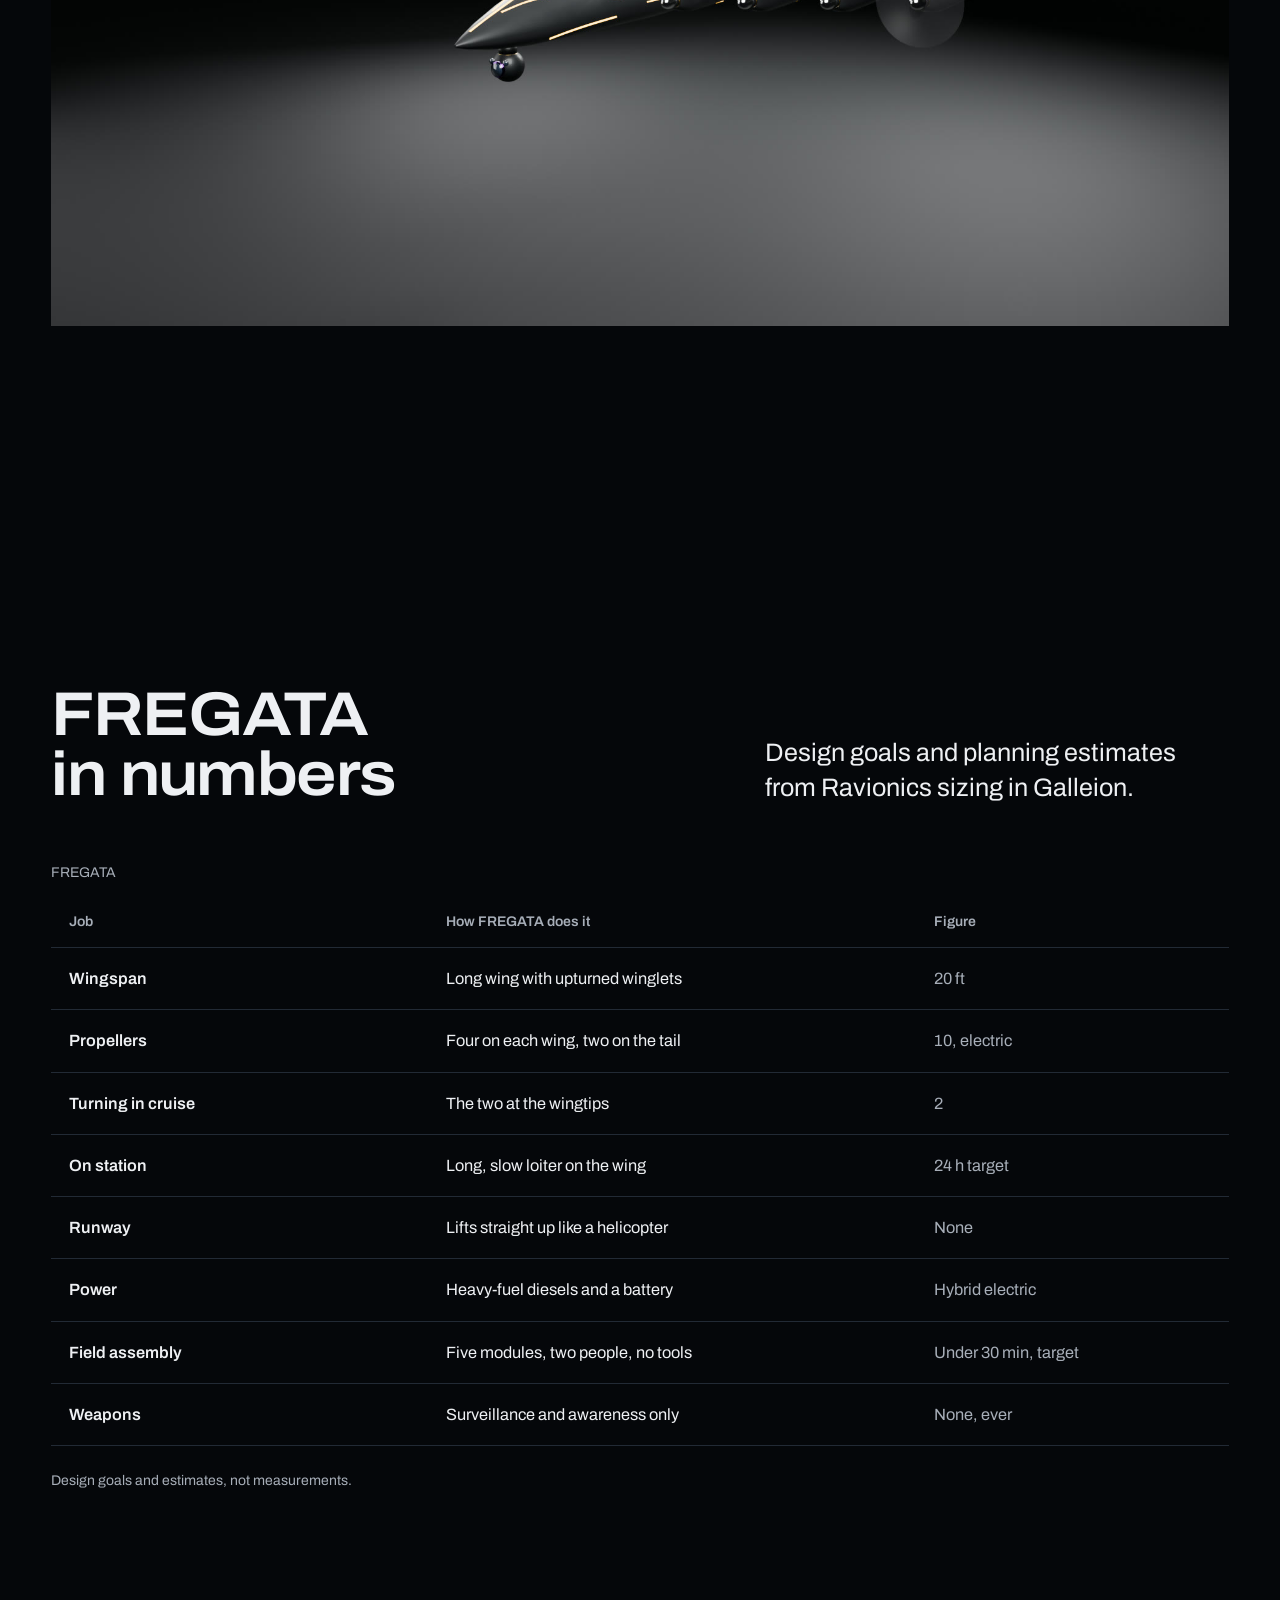
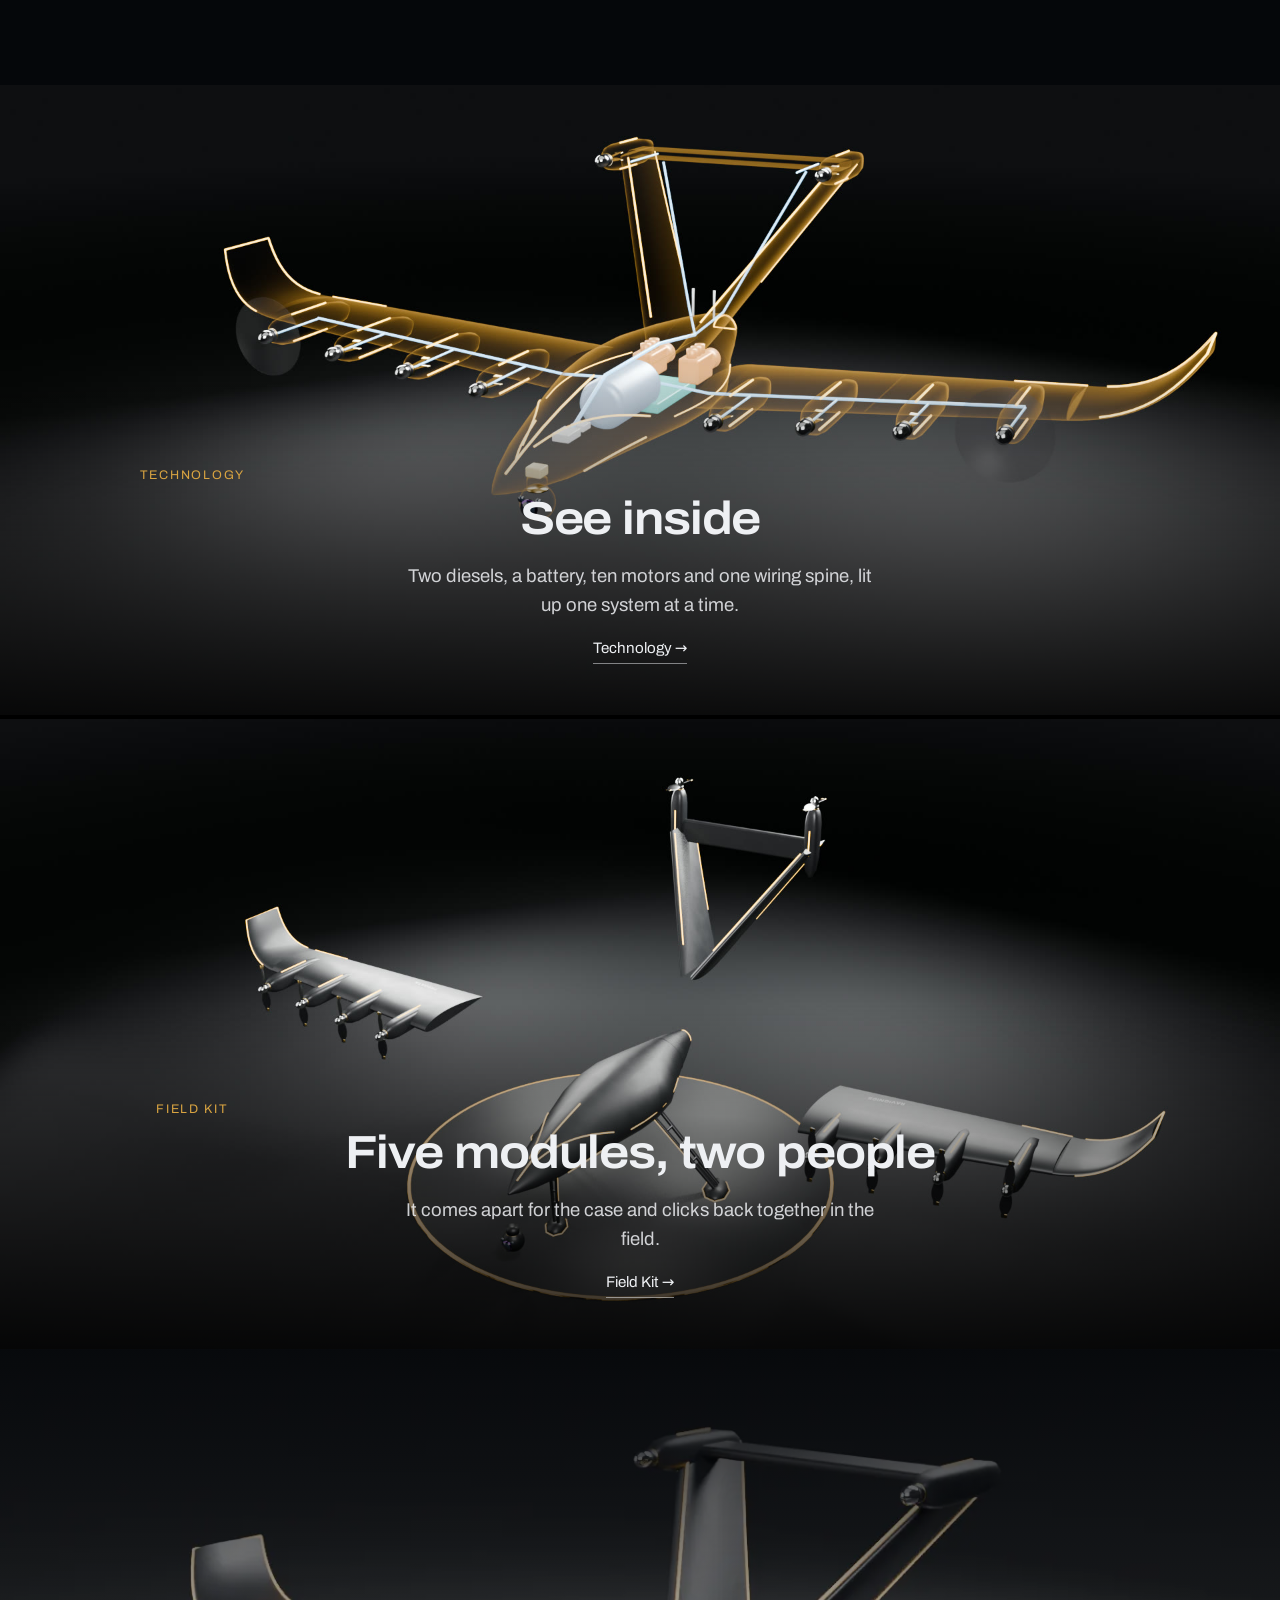
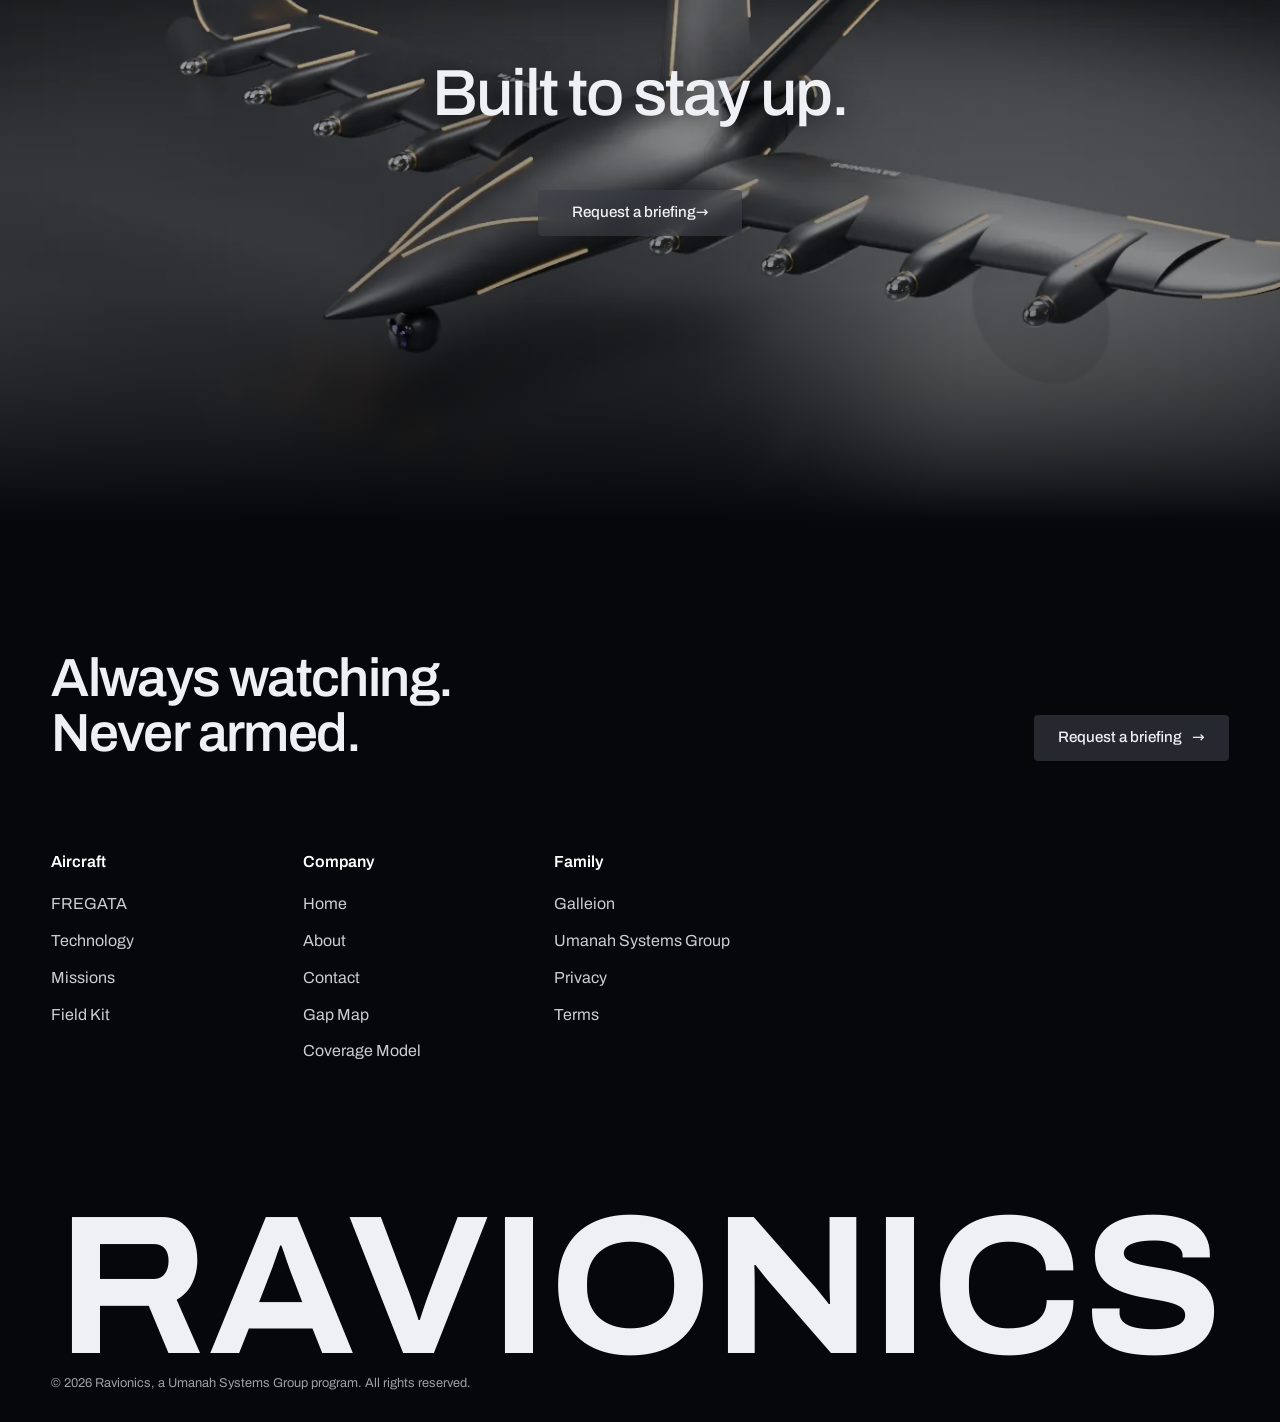
<file: fregata.html>
<!doctype html>
<html lang="en">
<head>
<meta charset="utf-8">
<meta name="viewport" content="width=device-width, initial-scale=1, viewport-fit=cover">
<title>FREGATA &middot; Ravionics</title>
<meta name="description" content="FREGATA: an unarmed, uncrewed tilt-wing aircraft with a 20 ft wing and ten electric propellers, designed for a full day on watch.">
<meta property="og:type" content="website">
<meta property="og:site_name" content="Ravionics">
<meta property="og:url" content="https://ravionics.com/fregata.html">
<meta property="og:title" content="FREGATA · Ravionics">
<meta property="og:description" content="FREGATA: an unarmed, uncrewed tilt-wing aircraft with a 20 ft wing and ten electric propellers, designed for a full day on watch.">
<meta property="og:image" content="https://ravionics.com/og-fregata.jpg">
<meta property="og:image:width" content="1200">
<meta property="og:image:height" content="630">
<meta property="og:image:alt" content="Ravionics: an unarmed, uncrewed tilt-wing aircraft">
<meta name="twitter:card" content="summary_large_image">
<meta name="twitter:title" content="FREGATA · Ravionics">
<meta name="twitter:description" content="FREGATA: an unarmed, uncrewed tilt-wing aircraft with a 20 ft wing and ten electric propellers, designed for a full day on watch.">
<meta name="twitter:image" content="https://ravionics.com/og-fregata.jpg">
<meta name="twitter:image:alt" content="Ravionics: an unarmed, uncrewed tilt-wing aircraft">
<meta name="theme-color" content="#05070a">
<link rel="icon" href="/favicon.svg" type="image/svg+xml">
<link rel="preload" href="/fonts/archivo.woff2" as="font" type="font/woff2" crossorigin>
<link rel="stylesheet" href="/r.css?v=b4315dc12b">
<script type="module" src="/r.js?v=55e0f66c54"></script>
</head>
<body class="pg-fregata">
<a class="skip" href="#main">Skip to content</a>
<header class="bar" id="bar">
  <a class="wordmark" href="/" aria-label="Ravionics, home"><svg class="mark" viewBox="0 0 32 32" width="22" height="22" aria-hidden="true"><path d="M2 15.5 L13 13 L16 9 L19 13 L30 15.5 L19 17 L16 23 L13 17 Z" fill="currentColor"/></svg><span>Ravionics</span></a>
  <nav class="links" id="links" aria-label="Main">
    <a href="/">Home</a>
    <a href="/fregata.html" aria-current="page">FREGATA</a>
    <a href="/technology.html">Technology</a>
    <a href="/missions.html">Missions</a>
    <a href="/field-kit.html">Field Kit</a>
    <a href="/about.html">About</a>
    <a href="/contact.html">Contact</a>
  </nav>
  <p class="clock" aria-label="Clock"><span id="clock">UTC --:--:--</span> <span class="clock-sep">/</span> FREGATA</p>
  <button class="menu" id="menu" aria-expanded="false" aria-controls="links" aria-label="Open menu">
    <svg viewBox="0 0 24 24" width="24" height="24" aria-hidden="true"><path d="M3 8h18M3 16h18" stroke="currentColor" stroke-width="1.6" stroke-linecap="round"/></svg>
  </button>
</header>

<main id="main">
  <section class="page-head" aria-labelledby="ph-h">
    <h1 id="ph-h">Named for the bird<br><span>that barely lands.</span></h1>
    <p class="lead">The frigatebird stays aloft over open sea for days on a long, efficient wing. FREGATA is built on the same idea: lift off without a runway, then ride a long wing for hours while ten small propellers rest.</p>
  </section>
  <section class="showcase" aria-label="Ready to lift">
    <video class="showcase-film loop" muted loop playsinline preload="none" poster="/media/films/turn.jpg" aria-label="Concept animation: FREGATA turning slowly on its pad, wing on edge and ready to lift"><source src="/media/films/turn-m.mp4" type="video/mp4" media="(max-width: 760px)"><source src="/media/films/turn.mp4" type="video/mp4"></video>
    <div class="showcase-copy" data-reveal>
      <h2>Ready to lift</h2>
      <p>Wing on edge, ten propellers pointing at the sky, three legs on the pad. No runway, no catapult, no net.</p>
    </div>
  </section>
  <section class="k-jobs" id="views" style="--len: 640vh" aria-labelledby="views-h">
    <div class="k-jobs-stage">
      <h2 class="k-jobs-h" id="views-h">One aircraft.<br><span>Six views.</span></h2>
      <img class="k-jobs-film on" src="/media/stills/hover_front.webp" alt="FREGATA from the front, on its pad" loading="lazy" width="1920" height="1080">
      <img class="k-jobs-film" src="/media/stills/hover_34.webp" alt="FREGATA ready to lift, wing on edge" loading="lazy" width="1920" height="1080">
      <img class="k-jobs-film" src="/media/stills/transition_34.webp" alt="FREGATA in transition, wing half tilted" loading="lazy" width="1920" height="1080">
      <img class="k-jobs-film" src="/media/stills/cruise_34.webp" alt="FREGATA in cruise, wing flat" loading="lazy" width="1920" height="1080">
      <img class="k-jobs-film" src="/media/stills/cruise_top.webp" alt="FREGATA in cruise seen from above" loading="lazy" width="1920" height="1080">
      <img class="k-jobs-film" src="/media/stills/rear.webp" alt="FREGATA from behind, the tail crossbar and its two propellers" loading="lazy" width="1920" height="1080">
      <ol class="k-jobs-list">
        <li><span class="n">01</span><h3>Front</h3><p>A long, thin wing with upturned tips, and the sensor ball under the nose.</p></li>
        <li><span class="n">02</span><h3>Ready</h3><p>Wing and tail on edge. All ten propellers lift together.</p></li>
        <li><span class="n">03</span><h3>Transition</h3><p>Wing and tail tilt forward together while the body stays level.</p></li>
        <li><span class="n">04</span><h3>Cruise</h3><p>Wing flat. Eight propellers fold away; the two at the wingtips pull.</p></li>
        <li><span class="n">05</span><h3>From above</h3><p>Twenty feet of wing and a slim body built around the fuel.</p></li>
        <li><span class="n">06</span><h3>From behind</h3><p>A tail crossbar with two propellers that tilts with the wing.</p></li>
      </ol>
    </div>
  </section>
  <section class="cinema" id="orbit" aria-labelledby="orbit-h">
    <div class="wrap">
      <div class="tech-head">
        <h2 id="orbit-h" data-reveal>All the way round</h2>
        <p data-reveal>In cruise, from every side. The wingtip propellers turn; the other eight lie folded flat against their pods.</p>
      </div>
      <div class="reel" data-reveal>
        <figure>
          <video class="spin-film loop" muted loop playsinline preload="none" poster="/media/films/orbit.jpg" aria-label="Concept animation: the camera circles FREGATA in cruise on a dark stage"><source src="/media/films/orbit-m.mp4" type="video/mp4" media="(max-width: 760px)"><source src="/media/films/orbit.mp4" type="video/mp4"></video>
        </figure>
      </div>
    </div>
  </section>
  <section class="technology" aria-labelledby="fr-t">
    <div class="wrap">
      <div class="tech-head">
        <h2 id="fr-t" data-reveal>FREGATA in numbers</h2>
        <p data-reveal>Design goals and planning estimates from Ravionics sizing in Galleion.</p>
      </div>
      <div class="table-wrap" data-reveal>
        <table>
          <caption>FREGATA</caption>
          <thead><tr><th scope="col">Job</th><th scope="col">How FREGATA does it</th><th scope="col">Figure</th></tr></thead>
          <tbody>
            <tr><td>Wingspan</td><td>Long wing with upturned winglets</td><td>20 ft</td></tr>
            <tr><td>Propellers</td><td>Four on each wing, two on the tail</td><td>10, electric</td></tr>
            <tr><td>Turning in cruise</td><td>The two at the wingtips</td><td>2</td></tr>
            <tr><td>On station</td><td>Long, slow loiter on the wing</td><td>24 h target</td></tr>
            <tr><td>Runway</td><td>Lifts straight up like a helicopter</td><td>None</td></tr>
            <tr><td>Power</td><td>Heavy-fuel diesels and a battery</td><td>Hybrid electric</td></tr>
            <tr><td>Field assembly</td><td>Five modules, two people, no tools</td><td>Under 30 min, target</td></tr>
            <tr><td>Weapons</td><td>Surveillance and awareness only</td><td>None, ever</td></tr>
          </tbody>
        </table>
      </div>
      <p class="small">Design goals and estimates, not measurements.</p>
    </div>
  </section>
  <section class="duo" aria-label="More about FREGATA">
    <a href="/technology.html">
      <img src="/media/films/xray-end.jpg" alt="FREGATA seen through its skin, engines, battery and wiring glowing" width="1920" height="1080" loading="lazy">
      <div class="duo-copy"><p class="n">Technology</p><h2>See inside</h2><p>Two diesels, a battery, ten motors and one wiring spine, lit up one system at a time.</p><span class="go">Technology <span aria-hidden="true">&rarr;</span></span></div>
    </a>
    <a href="/field-kit.html">
      <img src="/media/films/explode-end.jpg" alt="FREGATA pulled apart into its five modules" width="1920" height="1080" loading="lazy">
      <div class="duo-copy"><p class="n">Field Kit</p><h2>Five modules, two people</h2><p>It comes apart for the case and clicks back together in the field.</p><span class="go">Field Kit <span aria-hidden="true">&rarr;</span></span></div>
    </a>
  </section>
  <section class="k-close k-close-pic" aria-labelledby="close-h">
    <img class="k-close-img" src="/media/stills/cruise_34.webp" alt="" width="1920" height="1080" loading="lazy" aria-hidden="true">
    <h2 id="close-h" class="k-close-h" data-reveal>Built to stay up.</h2>
    <div class="actions k-close-actions" data-reveal><a class="btn btn-glass btn-big" href="/contact.html">Request a briefing <span aria-hidden="true">&rarr;</span></a></div>
  </section>
</main>

<footer class="foot">
  <div class="foot-top">
    <p class="foot-line">Always watching.<br>Never armed.</p>
    <a class="btn btn-glass foot-cta" href="/contact.html">Request a briefing <span aria-hidden="true">&rarr;</span></a>
  </div>
  <div class="foot-grid">
    <nav class="foot-col" aria-label="Aircraft"><b>Aircraft</b><a href="/fregata.html">FREGATA</a><a href="/technology.html">Technology</a><a href="/missions.html">Missions</a><a href="/field-kit.html">Field Kit</a></nav>
    <nav class="foot-col" aria-label="Company"><b>Company</b><a href="/">Home</a><a href="/about.html">About</a><a href="/contact.html">Contact</a><a href="/ravionics-infographic.html">Gap Map</a><a href="/ravionics-cost-model.html">Coverage Model</a></nav>
    <nav class="foot-col" aria-label="Family"><b>Family</b><a href="https://galleion.umanahsystems.com/" rel="noopener">Galleion</a><a href="https://umanahsystems.com/" rel="noopener">Umanah Systems Group</a><a href="/privacy.html">Privacy</a><a href="/terms.html">Terms</a></nav>
  </div>
  <a class="foot-giant" href="/" aria-label="Ravionics, home"><svg viewBox="0 0 1000 150" role="img" aria-hidden="true"><text x="500" y="128" text-anchor="middle" textLength="990" lengthAdjust="spacingAndGlyphs">RAVIONICS</text></svg></a>
  <div class="foot-base"><p>&copy; 2026 Ravionics, a Umanah Systems Group program. All rights reserved.</p></div>
</footer>
</body>
</html>
</file>
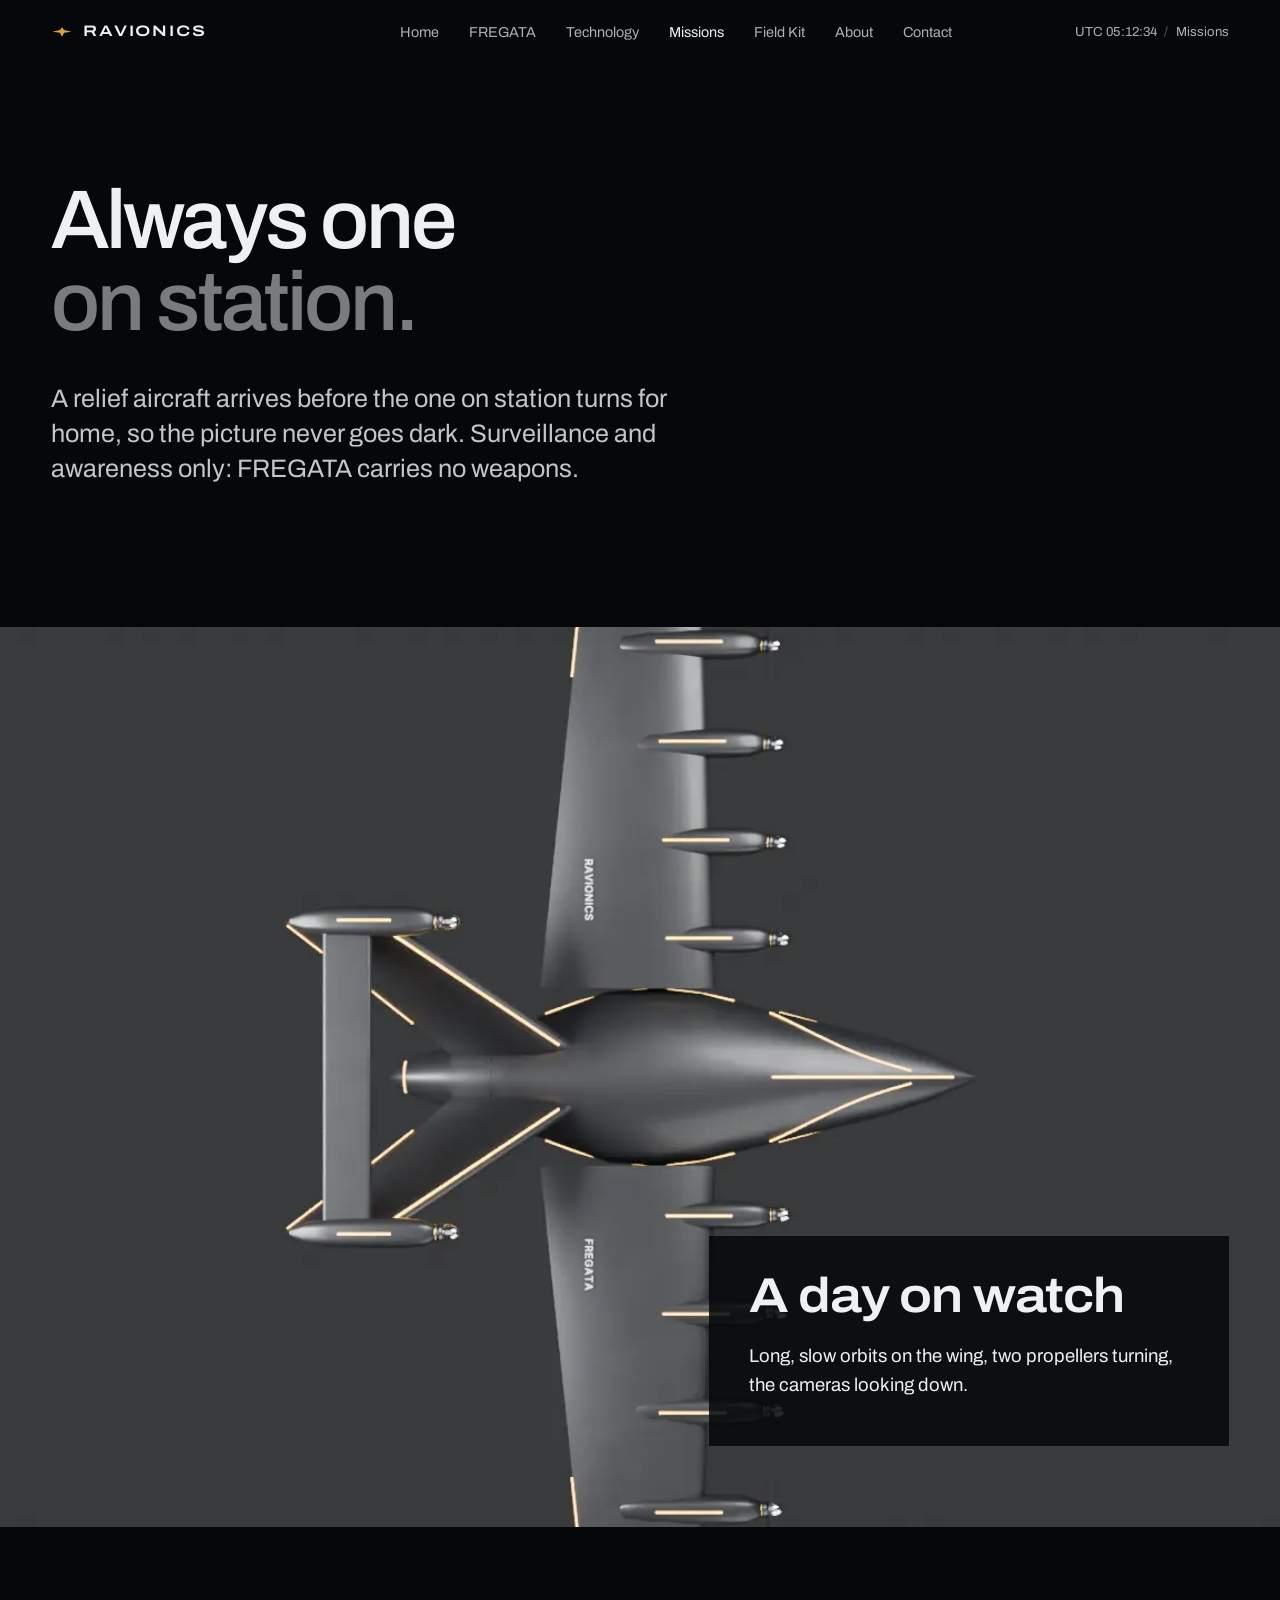
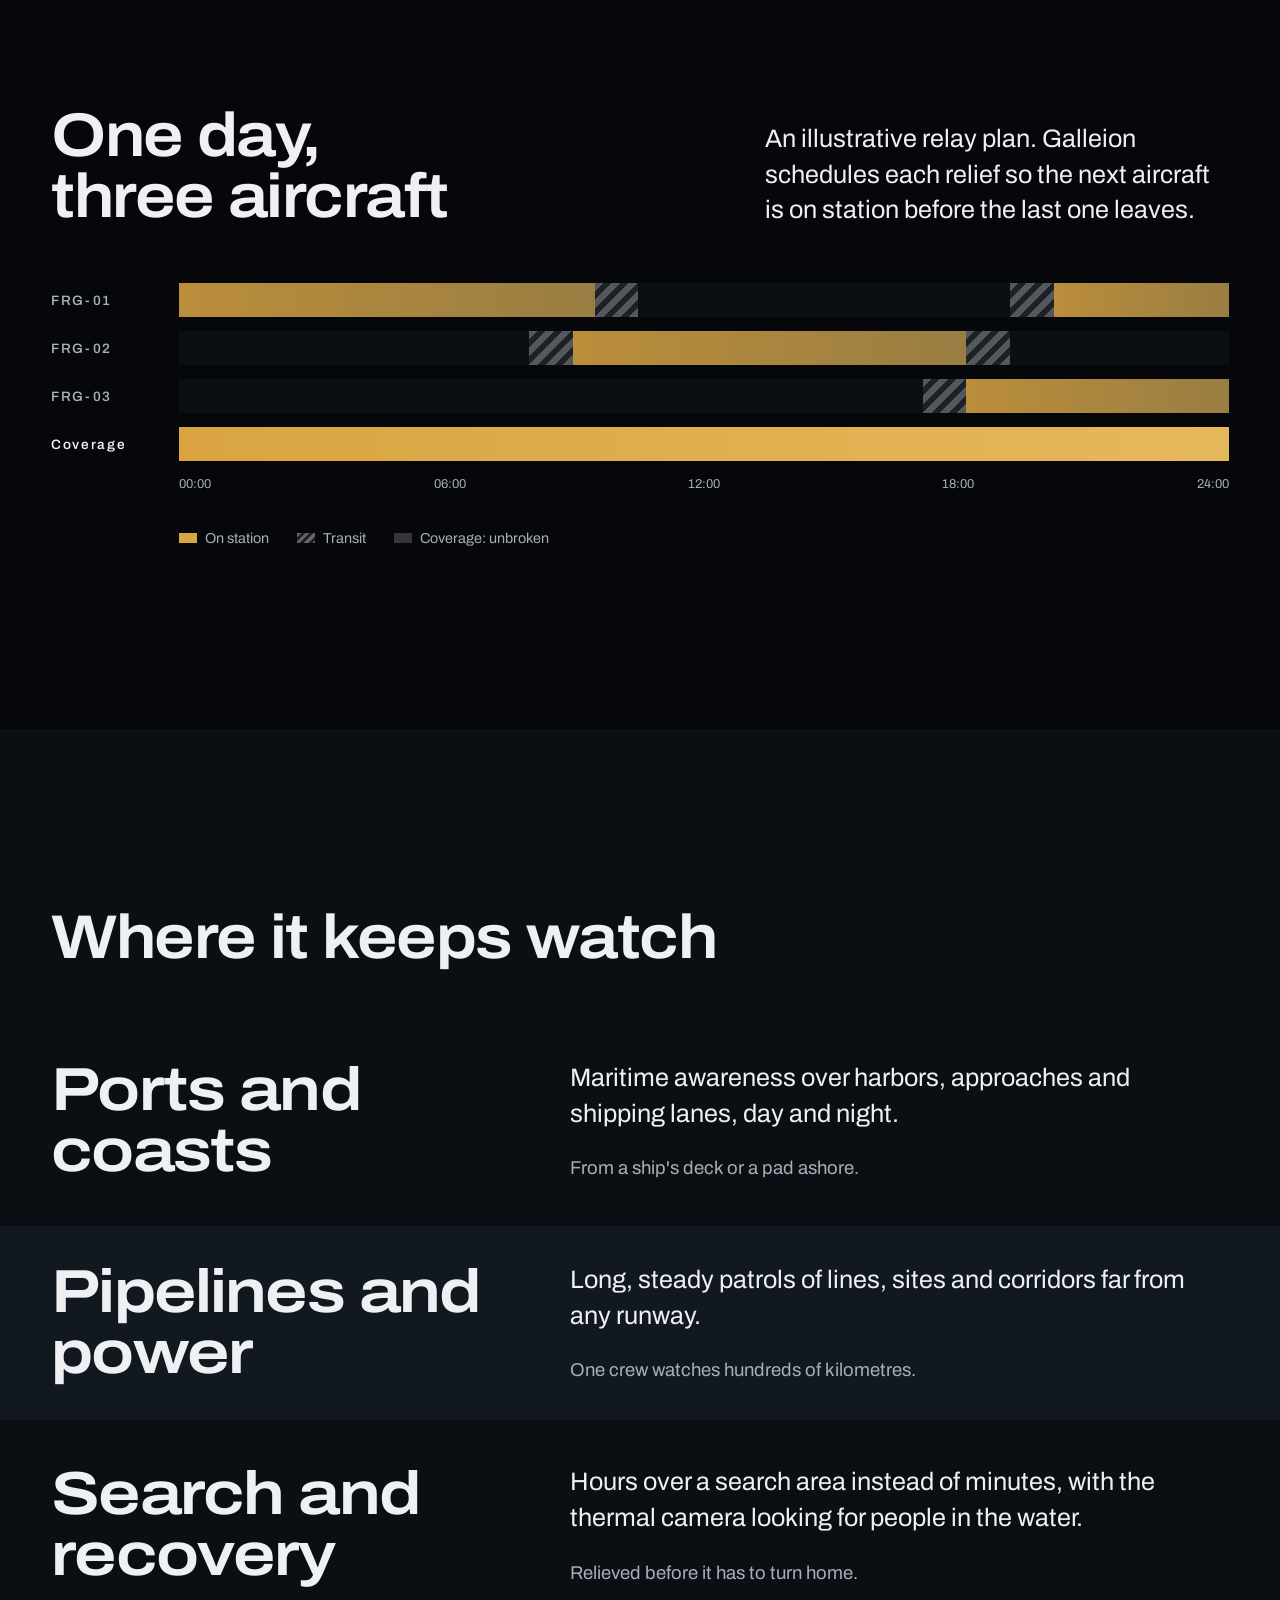
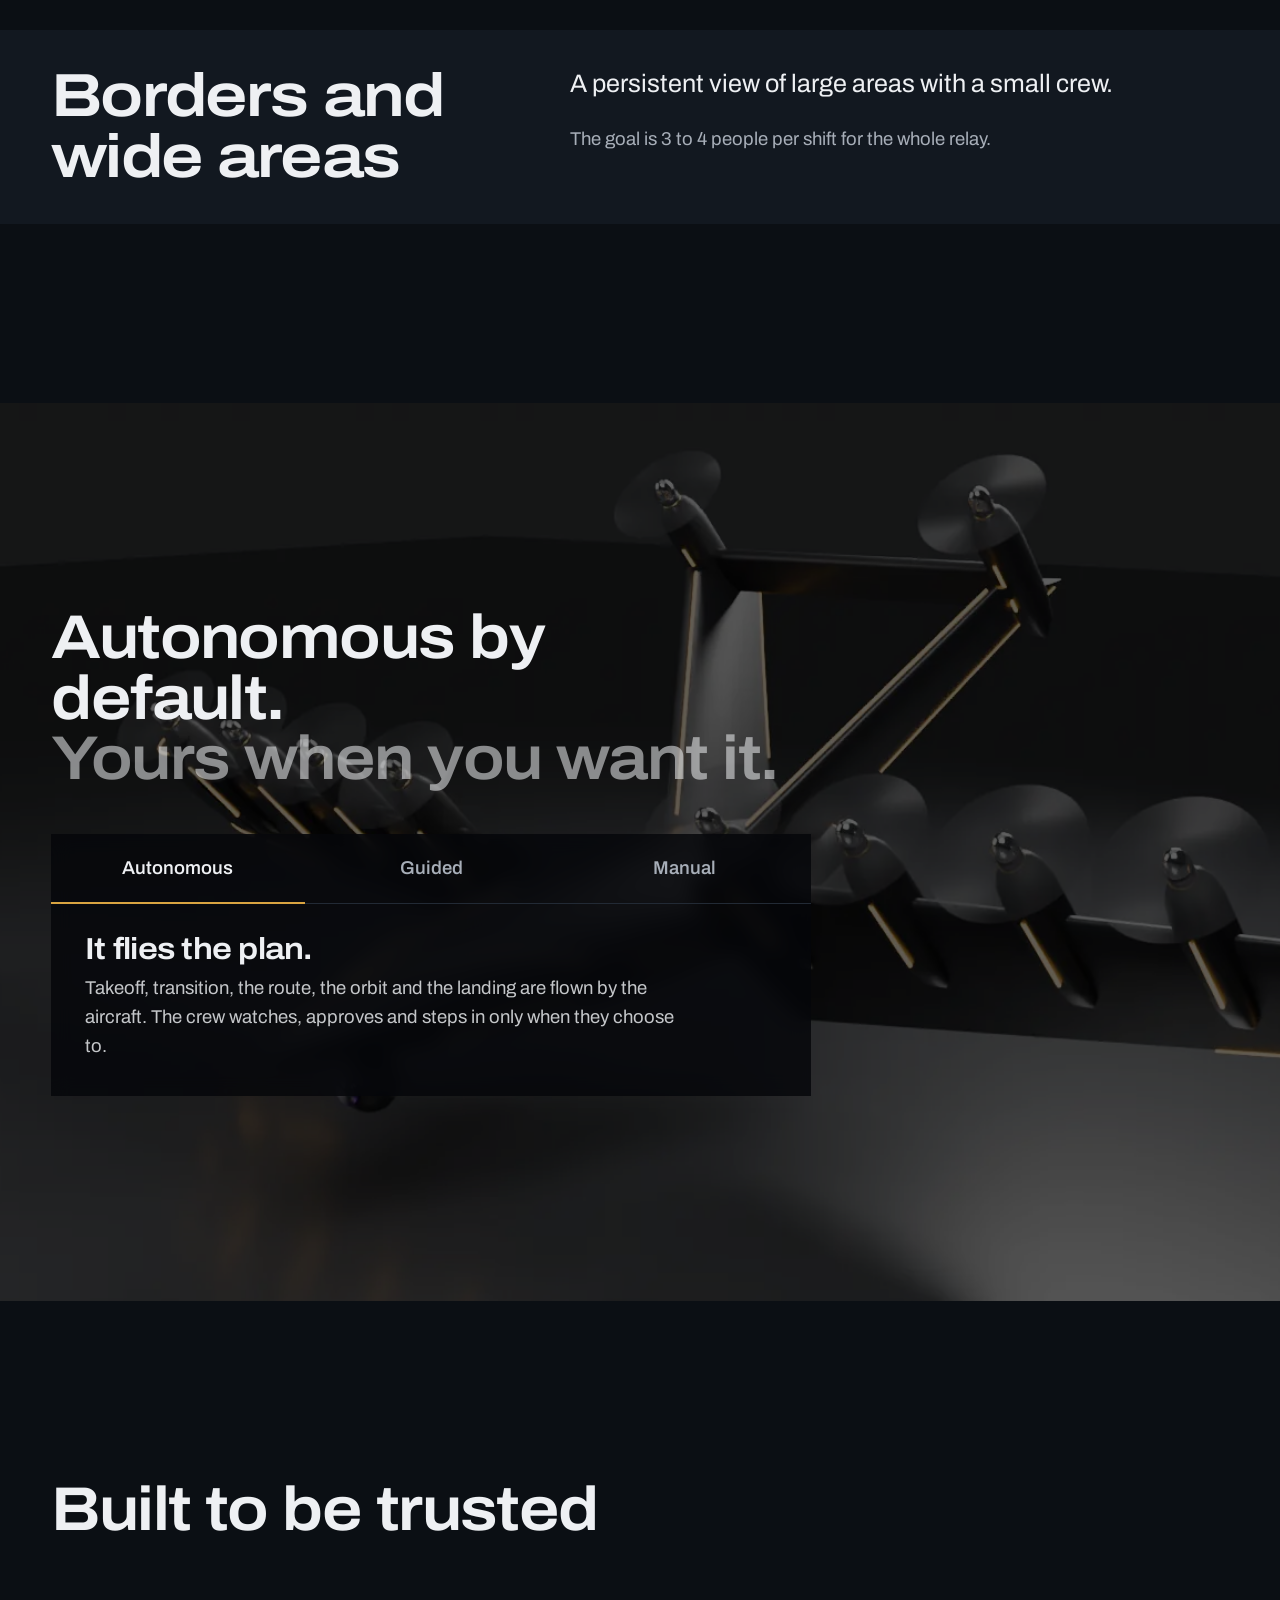
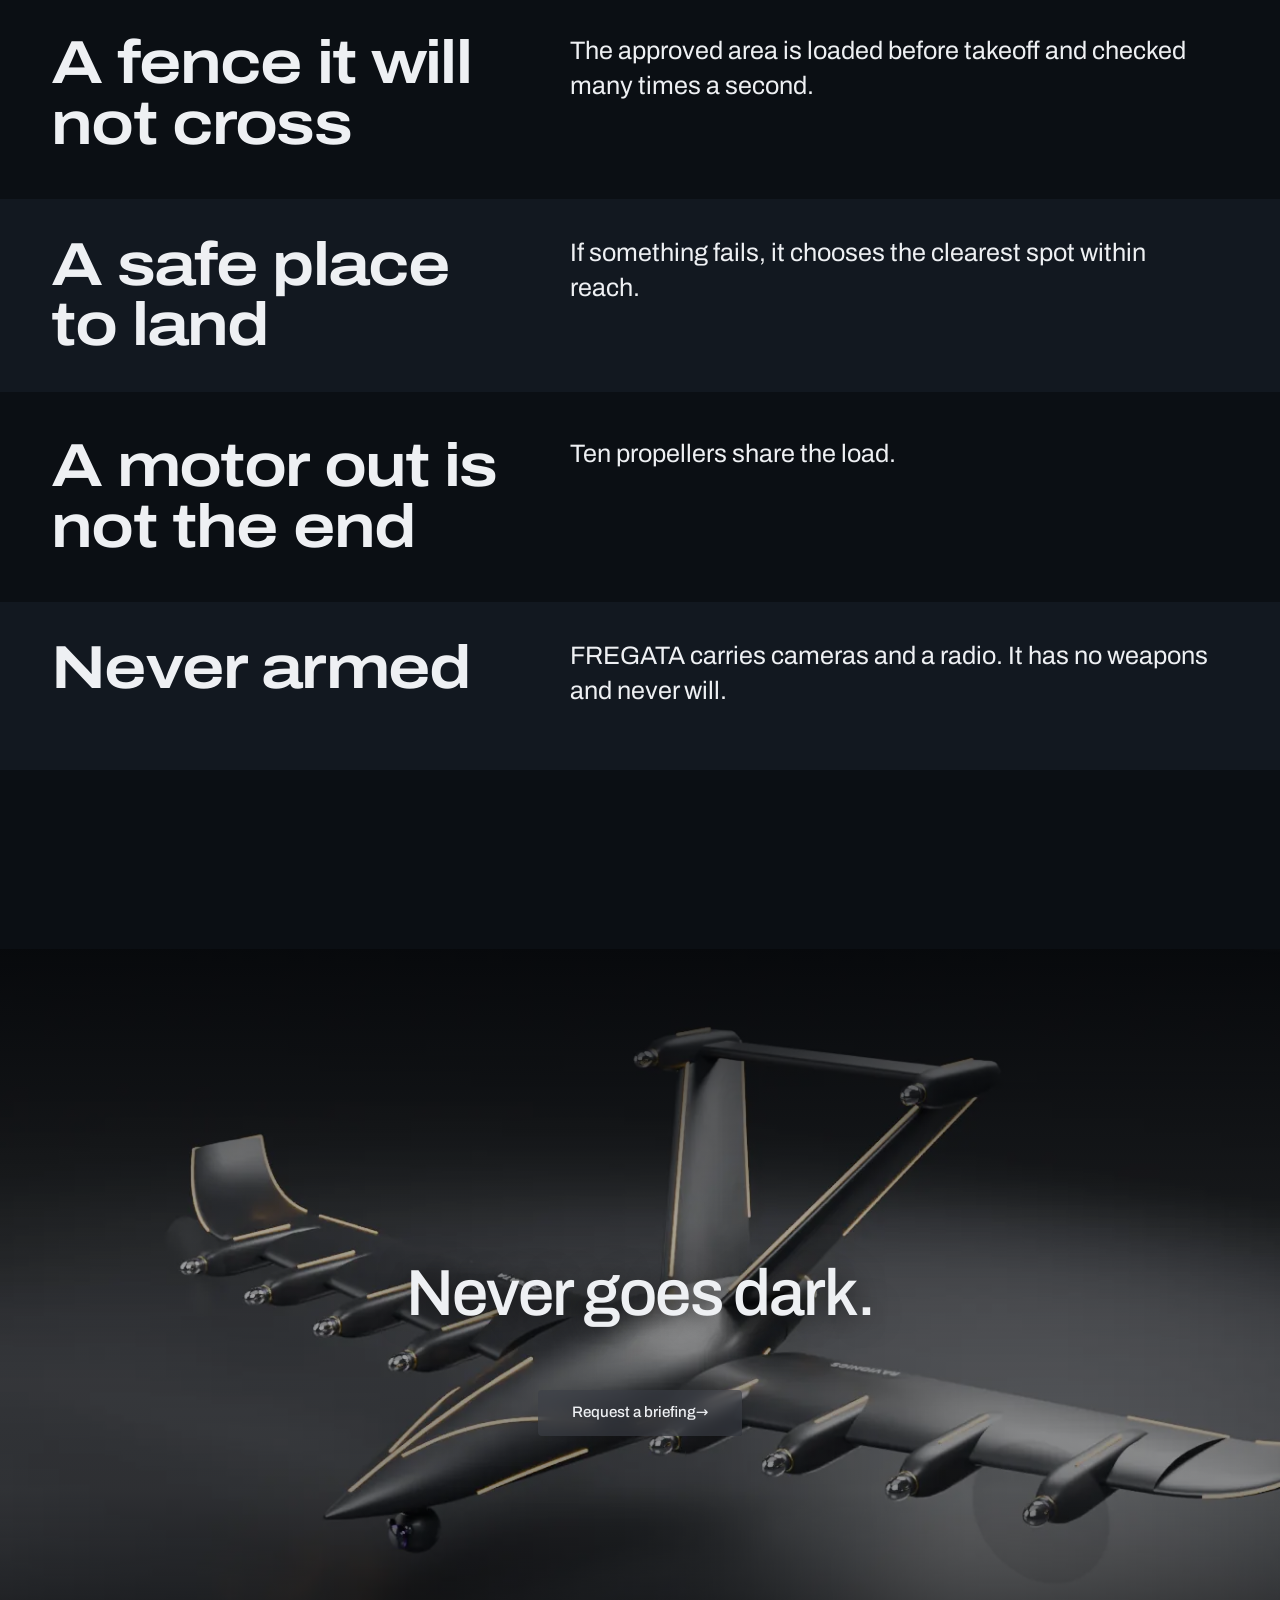
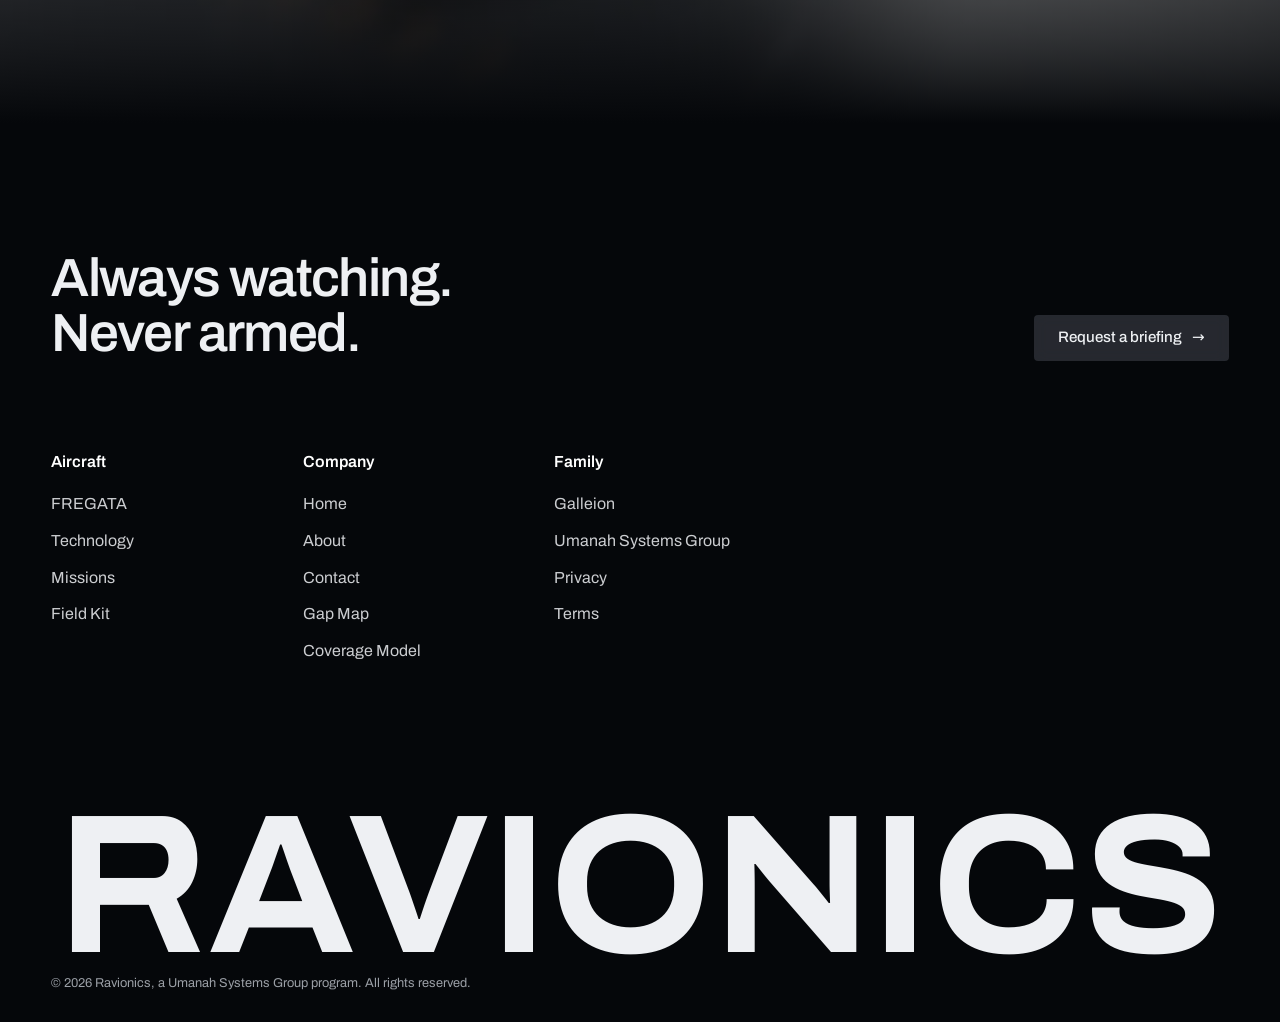
<file: missions.html>
<!doctype html>
<html lang="en">
<head>
<meta charset="utf-8">
<meta name="viewport" content="width=device-width, initial-scale=1, viewport-fit=cover">
<title>Missions &middot; Ravionics</title>
<meta name="description" content="FREGATA keeps watch over harbors, coasts, shipping lanes, pipelines and search areas around the clock, relieved automatically. Surveillance only, never armed.">
<meta property="og:type" content="website">
<meta property="og:site_name" content="Ravionics">
<meta property="og:url" content="https://ravionics.com/missions.html">
<meta property="og:title" content="Missions · Ravionics">
<meta property="og:description" content="FREGATA keeps watch over harbors, coasts, shipping lanes, pipelines and search areas around the clock, relieved automatically. Surveillance only, never armed.">
<meta property="og:image" content="https://ravionics.com/og-fregata.jpg">
<meta property="og:image:width" content="1200">
<meta property="og:image:height" content="630">
<meta property="og:image:alt" content="Ravionics: an unarmed, uncrewed tilt-wing aircraft">
<meta name="twitter:card" content="summary_large_image">
<meta name="twitter:title" content="Missions · Ravionics">
<meta name="twitter:description" content="FREGATA keeps watch over harbors, coasts, shipping lanes, pipelines and search areas around the clock, relieved automatically. Surveillance only, never armed.">
<meta name="twitter:image" content="https://ravionics.com/og-fregata.jpg">
<meta name="twitter:image:alt" content="Ravionics: an unarmed, uncrewed tilt-wing aircraft">
<meta name="theme-color" content="#05070a">
<link rel="icon" href="/favicon.svg" type="image/svg+xml">
<link rel="preload" href="/fonts/archivo.woff2" as="font" type="font/woff2" crossorigin>
<link rel="stylesheet" href="/r.css?v=b4315dc12b">
<script type="module" src="/r.js?v=55e0f66c54"></script>
</head>
<body class="pg-missions">
<a class="skip" href="#main">Skip to content</a>
<header class="bar" id="bar">
  <a class="wordmark" href="/" aria-label="Ravionics, home"><svg class="mark" viewBox="0 0 32 32" width="22" height="22" aria-hidden="true"><path d="M2 15.5 L13 13 L16 9 L19 13 L30 15.5 L19 17 L16 23 L13 17 Z" fill="currentColor"/></svg><span>Ravionics</span></a>
  <nav class="links" id="links" aria-label="Main">
    <a href="/">Home</a>
    <a href="/fregata.html">FREGATA</a>
    <a href="/technology.html">Technology</a>
    <a href="/missions.html" aria-current="page">Missions</a>
    <a href="/field-kit.html">Field Kit</a>
    <a href="/about.html">About</a>
    <a href="/contact.html">Contact</a>
  </nav>
  <p class="clock" aria-label="Clock"><span id="clock">UTC --:--:--</span> <span class="clock-sep">/</span> Missions</p>
  <button class="menu" id="menu" aria-expanded="false" aria-controls="links" aria-label="Open menu">
    <svg viewBox="0 0 24 24" width="24" height="24" aria-hidden="true"><path d="M3 8h18M3 16h18" stroke="currentColor" stroke-width="1.6" stroke-linecap="round"/></svg>
  </button>
</header>

<main id="main">
  <section class="page-head" aria-labelledby="ph-h">
    <h1 id="ph-h">Always one<br><span>on station.</span></h1>
    <p class="lead">A relief aircraft arrives before the one on station turns for home, so the picture never goes dark. Surveillance and awareness only: FREGATA carries no weapons.</p>
  </section>
  <section class="showcase" aria-label="A day on watch">
    <img class="showcase-film" src="/media/stills/cruise_top.webp" alt="FREGATA in cruise seen from above, its long wing flat" width="1920" height="1080" loading="lazy">
    <div class="showcase-copy" data-reveal>
      <h2>A day on watch</h2>
      <p>Long, slow orbits on the wing, two propellers turning, the cameras looking down.</p>
    </div>
  </section>
  <section class="relay-sec" id="markets" aria-labelledby="relay-h">
    <div class="wrap">
      <div class="tech-head">
        <h2 id="relay-h" data-reveal>One day, three aircraft</h2>
        <p data-reveal>An illustrative relay plan. Galleion schedules each relief so the next aircraft is on station before the last one leaves.</p>
      </div>
      <div class="relay" role="img" aria-label="Relay plan: three aircraft take turns on station across 24 hours, overlapping at each handover, so coverage never breaks">
        <div class="relay-row"><b>FRG-01</b><span class="relay-track"><i class="on" style="--a:0.00%;--b:39.58%"></i><i class="tr" style="--a:39.58%;--b:4.17%"></i><i class="tr" style="--a:79.17%;--b:4.17%"></i><i class="on" style="--a:83.33%;--b:16.67%"></i></span></div>
        <div class="relay-row"><b>FRG-02</b><span class="relay-track"><i class="tr" style="--a:33.33%;--b:4.17%"></i><i class="on" style="--a:37.50%;--b:37.50%"></i><i class="tr" style="--a:75.00%;--b:4.17%"></i></span></div>
        <div class="relay-row"><b>FRG-03</b><span class="relay-track"><i class="tr" style="--a:70.83%;--b:4.17%"></i><i class="on" style="--a:75.00%;--b:25.00%"></i></span></div>
        <div class="relay-row relay-cov"><b>Coverage</b><span class="relay-track"><i class="on" style="--a:0%;--b:100%"></i></span></div>
        <div class="relay-axis" aria-hidden="true"><span>00:00</span><span>06:00</span><span>12:00</span><span>18:00</span><span>24:00</span></div>
        <p class="relay-key"><span class="k-on">On station</span><span class="k-tr">Transit</span><span>Coverage: unbroken</span></p>
      </div>
    </div>
  </section>
  <section class="services" aria-labelledby="use-h">
    <div class="wrap">
      <h2 id="use-h" data-reveal>Where it keeps watch</h2>
      <dl class="service-list">
        <div class="service" data-reveal>
          <dt>Ports and coasts</dt>
          <dd><p>Maritime awareness over harbors, approaches and shipping lanes, day and night.</p><p class="who">From a ship's deck or a pad ashore.</p></dd>
        </div>
        <div class="service" data-reveal>
          <dt>Pipelines and power</dt>
          <dd><p>Long, steady patrols of lines, sites and corridors far from any runway.</p><p class="who">One crew watches hundreds of kilometres.</p></dd>
        </div>
        <div class="service" data-reveal>
          <dt>Search and recovery</dt>
          <dd><p>Hours over a search area instead of minutes, with the thermal camera looking for people in the water.</p><p class="who">Relieved before it has to turn home.</p></dd>
        </div>
        <div class="service" data-reveal>
          <dt>Borders and wide areas</dt>
          <dd><p>A persistent view of large areas with a small crew.</p><p class="who">The goal is 3 to 4 people per shift for the whole relay.</p></dd>
        </div>
      </dl>
    </div>
  </section>
  <section class="modes-sec" aria-labelledby="ctl-h">
    <img class="modes-bg" src="/media/stills/transition_34.webp" alt="" width="1920" height="1080" loading="lazy" aria-hidden="true">
    <div class="wrap">
      <h2 id="ctl-h" data-reveal>Autonomous by default.<br><span>Yours when you want it.</span></h2>
      <div class="modes" data-tabs data-reveal>
        <div class="mode-tabs" role="tablist" aria-label="Control modes"><button role="tab" id="t-auto" aria-controls="p-auto" aria-selected="true">Autonomous</button><button role="tab" id="t-guided" aria-controls="p-guided" aria-selected="false" tabindex="-1">Guided</button><button role="tab" id="t-manual" aria-controls="p-manual" aria-selected="false" tabindex="-1">Manual</button></div>
        <div class="mode-panel" role="tabpanel" id="p-auto" aria-labelledby="t-auto"><h3>It flies the plan.</h3><p>Takeoff, transition, the route, the orbit and the landing are flown by the aircraft. The crew watches, approves and steps in only when they choose to.</p></div>
        <div class="mode-panel" role="tabpanel" id="p-guided" aria-labelledby="t-guided" hidden><h3>Point, and it goes.</h3><p>Tap a new orbit, a new heading or a new height. The aircraft works out how to get there safely and tells you before it does.</p></div>
        <div class="mode-panel" role="tabpanel" id="p-manual" aria-labelledby="t-manual" hidden><h3>Hands on the sticks.</h3><p>A pilot can always take direct control. If the link drops, the aircraft takes back over, holds safe and heads for its planned recovery.</p></div>
      </div>
    </div>
  </section>
  <section class="services" aria-labelledby="safe-h">
    <div class="wrap">
      <h2 id="safe-h" data-reveal>Built to be trusted</h2>
      <dl class="service-list">
        <div class="service" data-reveal>
          <dt>A fence it will not cross</dt>
          <dd><p>The approved area is loaded before takeoff and checked many times a second.</p></dd>
        </div>
        <div class="service" data-reveal>
          <dt>A safe place to land</dt>
          <dd><p>If something fails, it chooses the clearest spot within reach.</p></dd>
        </div>
        <div class="service" data-reveal>
          <dt>A motor out is not the end</dt>
          <dd><p>Ten propellers share the load.</p></dd>
        </div>
        <div class="service" data-reveal>
          <dt>Never armed</dt>
          <dd><p>FREGATA carries cameras and a radio. It has no weapons and never will.</p></dd>
        </div>
      </dl>
    </div>
  </section>
  <section class="k-close k-close-pic" aria-labelledby="close-h">
    <img class="k-close-img" src="/media/stills/cruise_34.webp" alt="" width="1920" height="1080" loading="lazy" aria-hidden="true">
    <h2 id="close-h" class="k-close-h" data-reveal>Never goes dark.</h2>
    <div class="actions k-close-actions" data-reveal><a class="btn btn-glass btn-big" href="/contact.html">Request a briefing <span aria-hidden="true">&rarr;</span></a></div>
  </section>
</main>

<footer class="foot">
  <div class="foot-top">
    <p class="foot-line">Always watching.<br>Never armed.</p>
    <a class="btn btn-glass foot-cta" href="/contact.html">Request a briefing <span aria-hidden="true">&rarr;</span></a>
  </div>
  <div class="foot-grid">
    <nav class="foot-col" aria-label="Aircraft"><b>Aircraft</b><a href="/fregata.html">FREGATA</a><a href="/technology.html">Technology</a><a href="/missions.html">Missions</a><a href="/field-kit.html">Field Kit</a></nav>
    <nav class="foot-col" aria-label="Company"><b>Company</b><a href="/">Home</a><a href="/about.html">About</a><a href="/contact.html">Contact</a><a href="/ravionics-infographic.html">Gap Map</a><a href="/ravionics-cost-model.html">Coverage Model</a></nav>
    <nav class="foot-col" aria-label="Family"><b>Family</b><a href="https://galleion.umanahsystems.com/" rel="noopener">Galleion</a><a href="https://umanahsystems.com/" rel="noopener">Umanah Systems Group</a><a href="/privacy.html">Privacy</a><a href="/terms.html">Terms</a></nav>
  </div>
  <a class="foot-giant" href="/" aria-label="Ravionics, home"><svg viewBox="0 0 1000 150" role="img" aria-hidden="true"><text x="500" y="128" text-anchor="middle" textLength="990" lengthAdjust="spacingAndGlyphs">RAVIONICS</text></svg></a>
  <div class="foot-base"><p>&copy; 2026 Ravionics, a Umanah Systems Group program. All rights reserved.</p></div>
</footer>
</body>
</html>
</file>
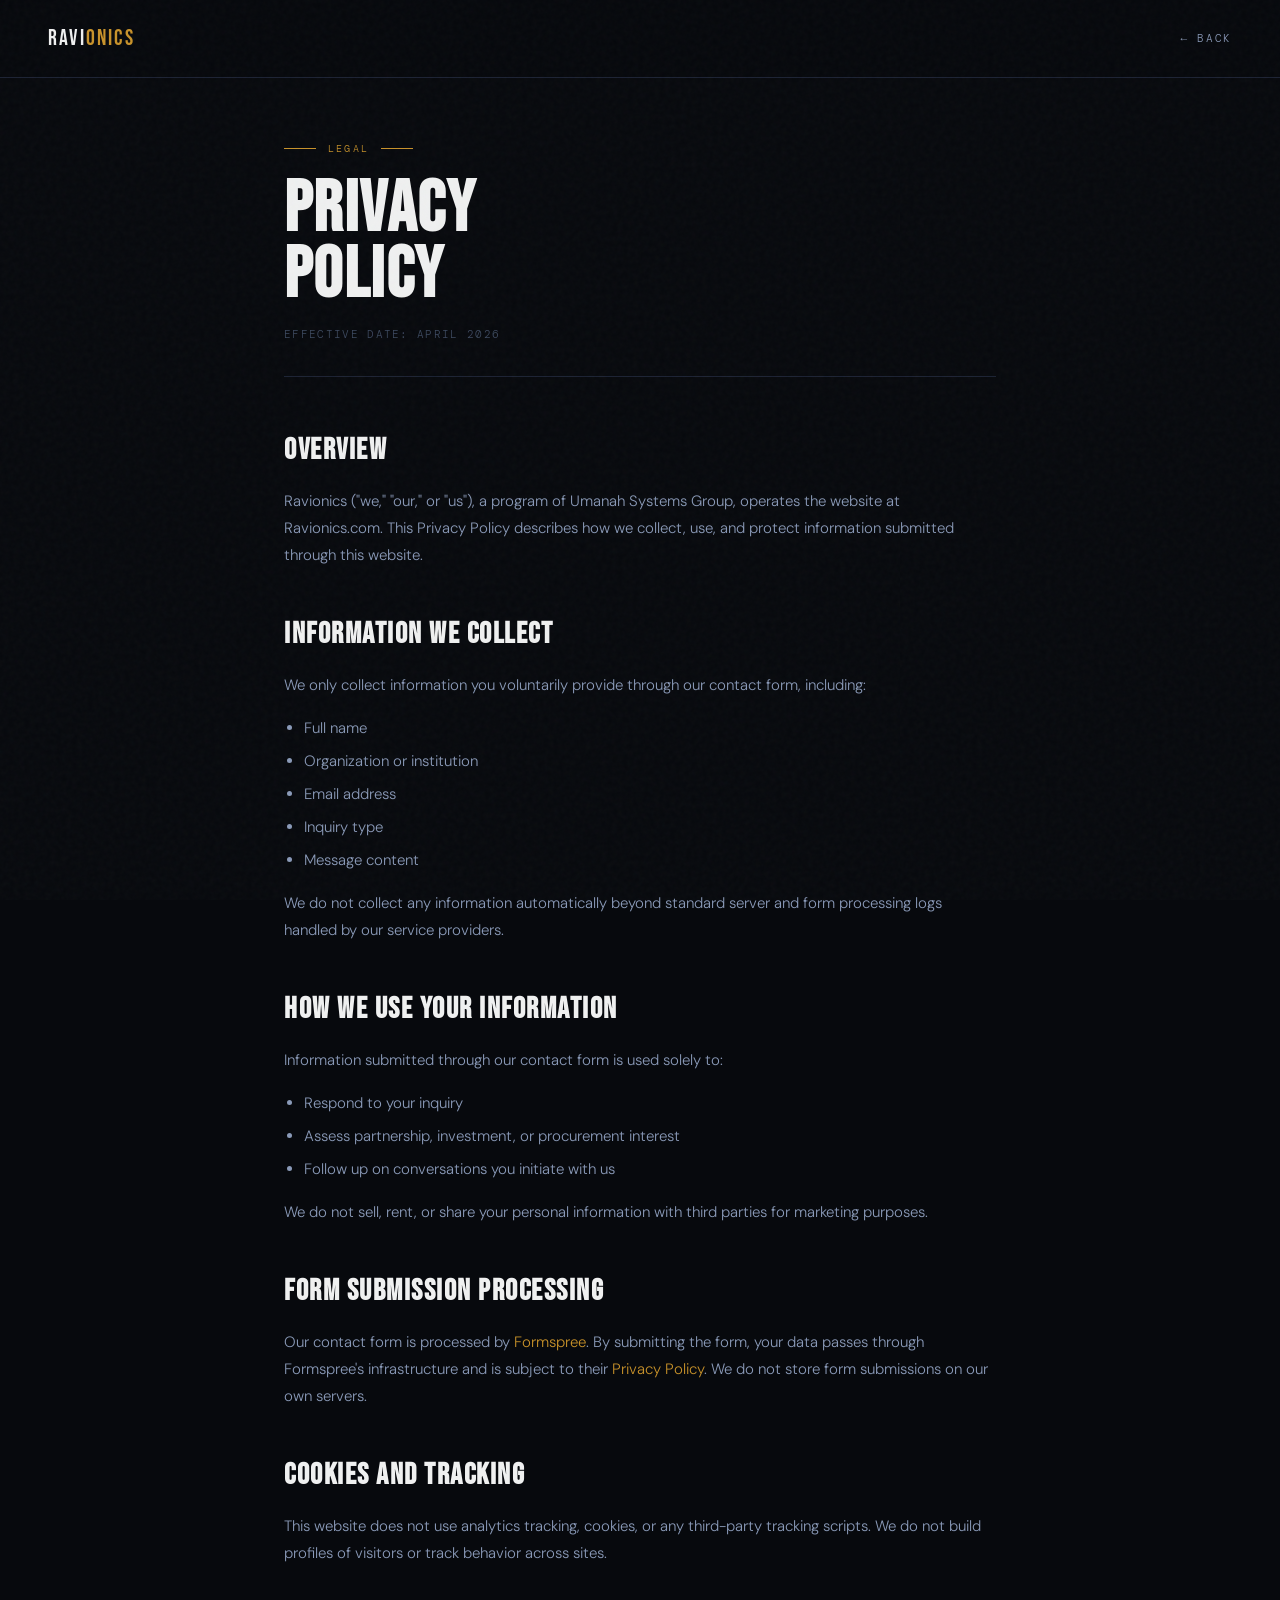
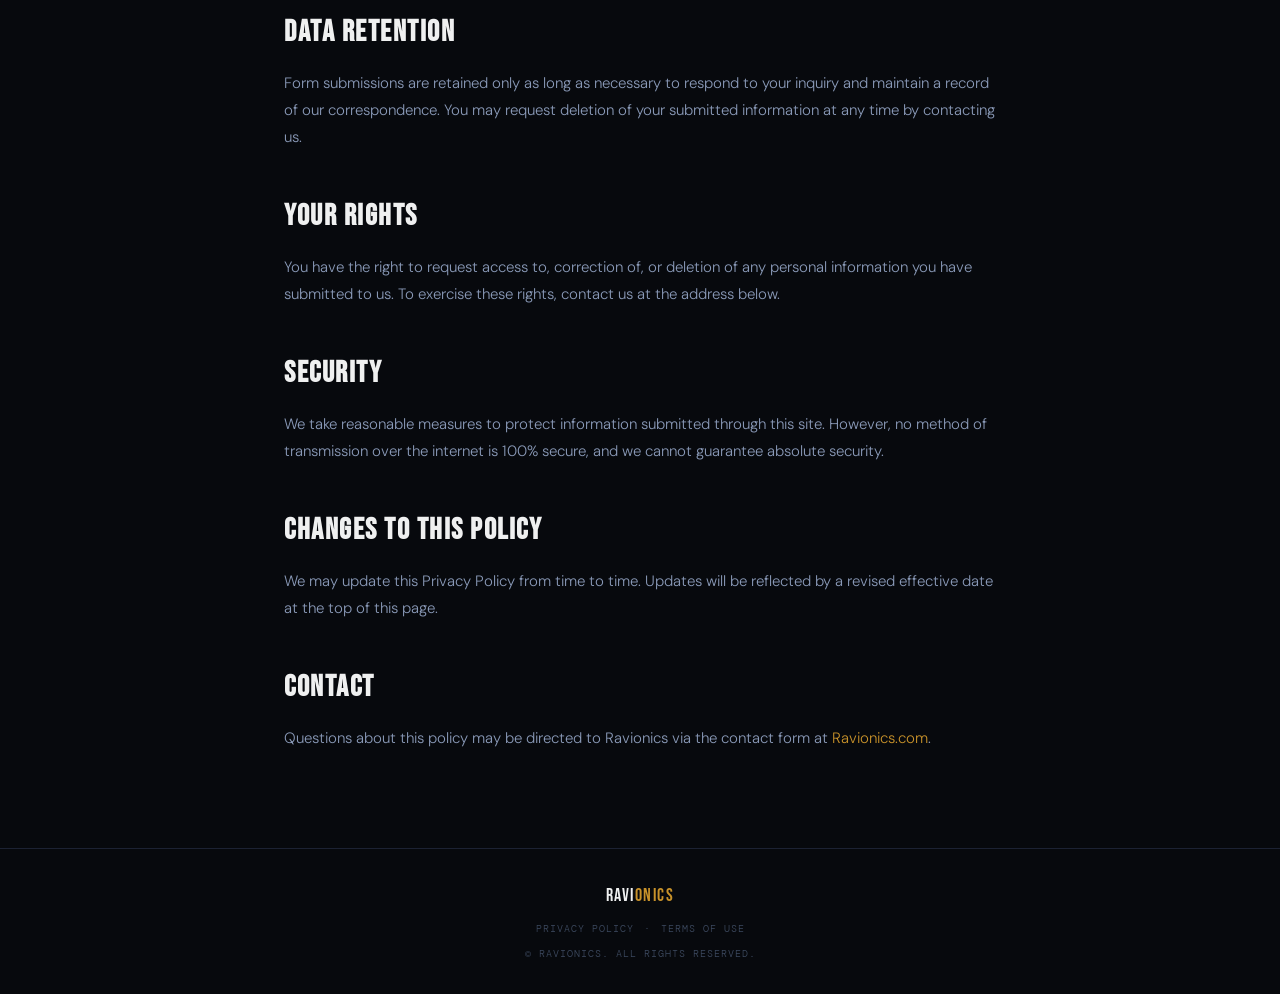
<file: privacy.html>
<!DOCTYPE html>
<html lang="en">
<head>
<meta charset="UTF-8">
<meta name="viewport" content="width=device-width, initial-scale=1.0">
<title>Privacy Policy | Ravionics</title>
<meta name="description" content="Privacy Policy for Ravionics.">
<meta property="og:type" content="website">
<meta property="og:site_name" content="Ravionics">
<meta property="og:url" content="https://ravionics.com/privacy.html">
<meta property="og:title" content="Privacy Policy | Ravionics">
<meta property="og:description" content="Privacy Policy for Ravionics.">
<meta property="og:image" content="https://ravionics.com/og-image.png">
<meta property="og:image:width" content="1200">
<meta property="og:image:height" content="630">
<meta property="og:image:alt" content="Ravionics: an unarmed, uncrewed tilt-wing aircraft">
<meta name="twitter:card" content="summary_large_image">
<meta name="twitter:title" content="Privacy Policy | Ravionics">
<meta name="twitter:description" content="Privacy Policy for Ravionics.">
<meta name="twitter:image" content="https://ravionics.com/og-image.png">
<meta name="twitter:image:alt" content="Ravionics: an unarmed, uncrewed tilt-wing aircraft">
<meta name="robots" content="noindex">
<link rel="canonical" href="https://ravionics.com/privacy.html">
<link rel="preconnect" href="https://fonts.googleapis.com">
<link rel="preconnect" href="https://fonts.gstatic.com" crossorigin>
<link href="https://fonts.googleapis.com/css2?family=Bebas+Neue&family=DM+Sans:ital,opsz,wght@0,9..40,300;0,9..40,400;0,9..40,500&family=DM+Mono:wght@400;500&display=swap" rel="stylesheet">
<style>
:root {
  --black:   #07090D;
  --steel:   #0F1219;
  --card:    #111520;
  --rule:    #1C2233;
  --muted:   #3D4A60;
  --body:    #8A9AB8;
  --white:   #EFF0F0;
  --accent:  #C8922A;
}
*, *::before, *::after { box-sizing: border-box; margin: 0; padding: 0; }
html { scroll-behavior: smooth; font-size: 16px; }
body {
  background: var(--black);
  color: var(--white);
  font-family: 'DM Sans', sans-serif;
  font-weight: 300;
  line-height: 1.7;
}
body::after {
  content: '';
  position: fixed;
  inset: 0;
  background-image: url("data:image/svg+xml,%3Csvg viewBox='0 0 200 200' xmlns='http://www.w3.org/2000/svg'%3E%3Cfilter id='n'%3E%3CfeTurbulence type='fractalNoise' baseFrequency='0.85' numOctaves='4' stitchTiles='stitch'/%3E%3C/filter%3E%3Crect width='100%25' height='100%25' filter='url(%23n)' opacity='0.03'/%3E%3C/svg%3E");
  pointer-events: none;
  z-index: 9999;
}
nav {
  position: fixed;
  top: 0; left: 0; right: 0;
  z-index: 500;
  display: flex;
  align-items: center;
  justify-content: space-between;
  padding: 20px 48px;
  background: rgba(7,9,13,0.95);
  backdrop-filter: blur(16px);
  border-bottom: 1px solid var(--rule);
}
.nav-logo {
  font-family: 'Bebas Neue', sans-serif;
  font-size: 22px;
  letter-spacing: 0.1em;
  color: var(--white);
  text-decoration: none;
}
.nav-logo span { color: var(--accent); }
.nav-back {
  font-family: 'DM Mono', monospace;
  font-size: 11px;
  letter-spacing: 0.15em;
  text-transform: uppercase;
  color: var(--body);
  text-decoration: none;
  transition: color 0.2s;
}
.nav-back:hover { color: var(--accent); }
main {
  max-width: 760px;
  margin: 0 auto;
  padding: 140px 24px 80px;
}
.page-label {
  font-family: 'DM Mono', monospace;
  font-size: 10px;
  letter-spacing: 0.22em;
  text-transform: uppercase;
  color: var(--accent);
  margin-bottom: 20px;
  display: flex;
  align-items: center;
  gap: 12px;
}
.page-label::before, .page-label::after {
  content: '';
  display: block;
  width: 32px; height: 1px;
  background: var(--accent);
}
h1 {
  font-family: 'Bebas Neue', sans-serif;
  font-size: clamp(44px, 6vw, 72px);
  letter-spacing: 0.02em;
  line-height: 0.92;
  margin-bottom: 16px;
}
.effective {
  font-family: 'DM Mono', monospace;
  font-size: 11px;
  letter-spacing: 0.12em;
  color: var(--muted);
  text-transform: uppercase;
  margin-bottom: 48px;
  padding-bottom: 32px;
  border-bottom: 1px solid var(--rule);
}
h2 {
  font-family: 'Bebas Neue', sans-serif;
  font-size: clamp(22px, 3vw, 30px);
  letter-spacing: 0.05em;
  color: var(--white);
  margin: 40px 0 12px;
}
p {
  color: var(--body);
  font-size: 15px;
  line-height: 1.8;
  margin-bottom: 16px;
}
ul {
  color: var(--body);
  font-size: 15px;
  line-height: 1.8;
  margin-bottom: 16px;
  padding-left: 20px;
}
ul li { margin-bottom: 6px; }
a { color: var(--accent); text-decoration: none; }
a:hover { text-decoration: underline; }
footer {
  border-top: 1px solid var(--rule);
  padding: 32px 24px;
  text-align: center;
}
.footer-logo {
  font-family: 'Bebas Neue', sans-serif;
  font-size: 18px;
  letter-spacing: 0.08em;
  color: var(--white);
  margin-bottom: 8px;
}
.footer-logo span { color: var(--accent); }
.footer-copy {
  font-family: 'DM Mono', monospace;
  font-size: 10px;
  letter-spacing: 0.1em;
  color: var(--muted);
  text-transform: uppercase;
}
.footer-links {
  display: flex;
  align-items: center;
  justify-content: center;
  gap: 10px;
  font-family: 'DM Mono', monospace;
  font-size: 10px;
  letter-spacing: 0.1em;
  color: var(--muted);
  text-transform: uppercase;
  margin-bottom: 8px;
}
.footer-links a { color: var(--muted); text-decoration: none; transition: color 0.2s; }
.footer-links a:hover { color: var(--accent); }
@media (max-width: 768px) {
  nav { padding: 16px 20px; }
  main { padding: 110px 20px 60px; }
}
</style>
</head>
<body>
<nav>
  <a href="/" class="nav-logo">RAVI<span>ONICS</span></a>
  <a href="/" class="nav-back">← Back</a>
</nav>

<main>
  <div class="page-label">Legal</div>
  <h1>Privacy<br>Policy</h1>
  <div class="effective">Effective Date: April 2026</div>

  <h2>Overview</h2>
  <p>Ravionics ("we," "our," or "us"), a program of Umanah Systems Group, operates the website at Ravionics.com. This Privacy Policy describes how we collect, use, and protect information submitted through this website.</p>

  <h2>Information We Collect</h2>
  <p>We only collect information you voluntarily provide through our contact form, including:</p>
  <ul>
    <li>Full name</li>
    <li>Organization or institution</li>
    <li>Email address</li>
    <li>Inquiry type</li>
    <li>Message content</li>
  </ul>
  <p>We do not collect any information automatically beyond standard server and form processing logs handled by our service providers.</p>

  <h2>How We Use Your Information</h2>
  <p>Information submitted through our contact form is used solely to:</p>
  <ul>
    <li>Respond to your inquiry</li>
    <li>Assess partnership, investment, or procurement interest</li>
    <li>Follow up on conversations you initiate with us</li>
  </ul>
  <p>We do not sell, rent, or share your personal information with third parties for marketing purposes.</p>

  <h2>Form Submission Processing</h2>
  <p>Our contact form is processed by <a href="https://formspree.io" target="_blank" rel="noopener">Formspree</a>. By submitting the form, your data passes through Formspree's infrastructure and is subject to their <a href="https://formspree.io/legal/privacy-policy" target="_blank" rel="noopener">Privacy Policy</a>. We do not store form submissions on our own servers.</p>

  <h2>Cookies and Tracking</h2>
  <p>This website does not use analytics tracking, cookies, or any third-party tracking scripts. We do not build profiles of visitors or track behavior across sites.</p>

  <h2>Data Retention</h2>
  <p>Form submissions are retained only as long as necessary to respond to your inquiry and maintain a record of our correspondence. You may request deletion of your submitted information at any time by contacting us.</p>

  <h2>Your Rights</h2>
  <p>You have the right to request access to, correction of, or deletion of any personal information you have submitted to us. To exercise these rights, contact us at the address below.</p>

  <h2>Security</h2>
  <p>We take reasonable measures to protect information submitted through this site. However, no method of transmission over the internet is 100% secure, and we cannot guarantee absolute security.</p>

  <h2>Changes to This Policy</h2>
  <p>We may update this Privacy Policy from time to time. Updates will be reflected by a revised effective date at the top of this page.</p>

  <h2>Contact</h2>
  <p>Questions about this policy may be directed to Ravionics via the contact form at <a href="/#contact">Ravionics.com</a>.</p>
</main>

<footer>
  <div class="footer-logo">RAVI<span>ONICS</span></div>
  <div class="footer-links">
    <a href="/privacy.html">Privacy Policy</a>
    <span>·</span>
    <a href="/terms.html">Terms of Use</a>
  </div>
  <div class="footer-copy">© Ravionics. All rights reserved.</div>
</footer>
</body>
</html>
</file>
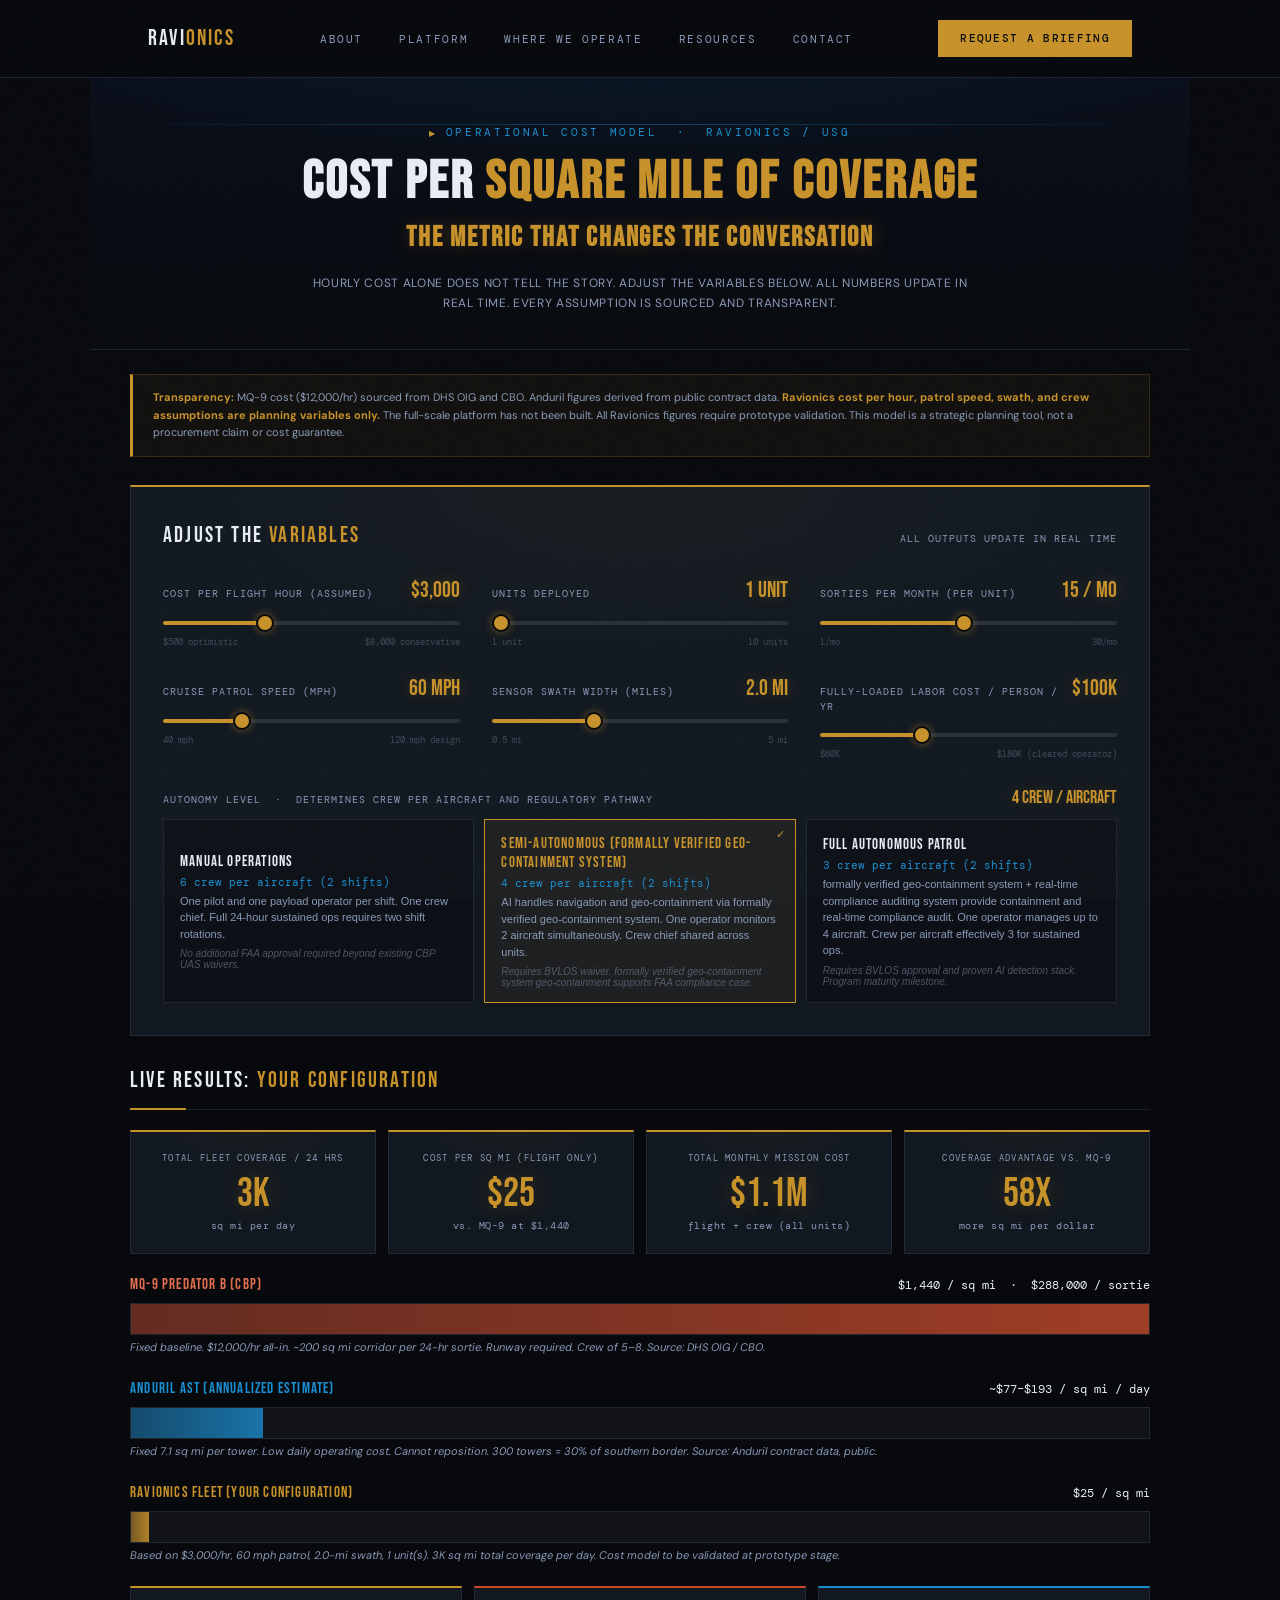
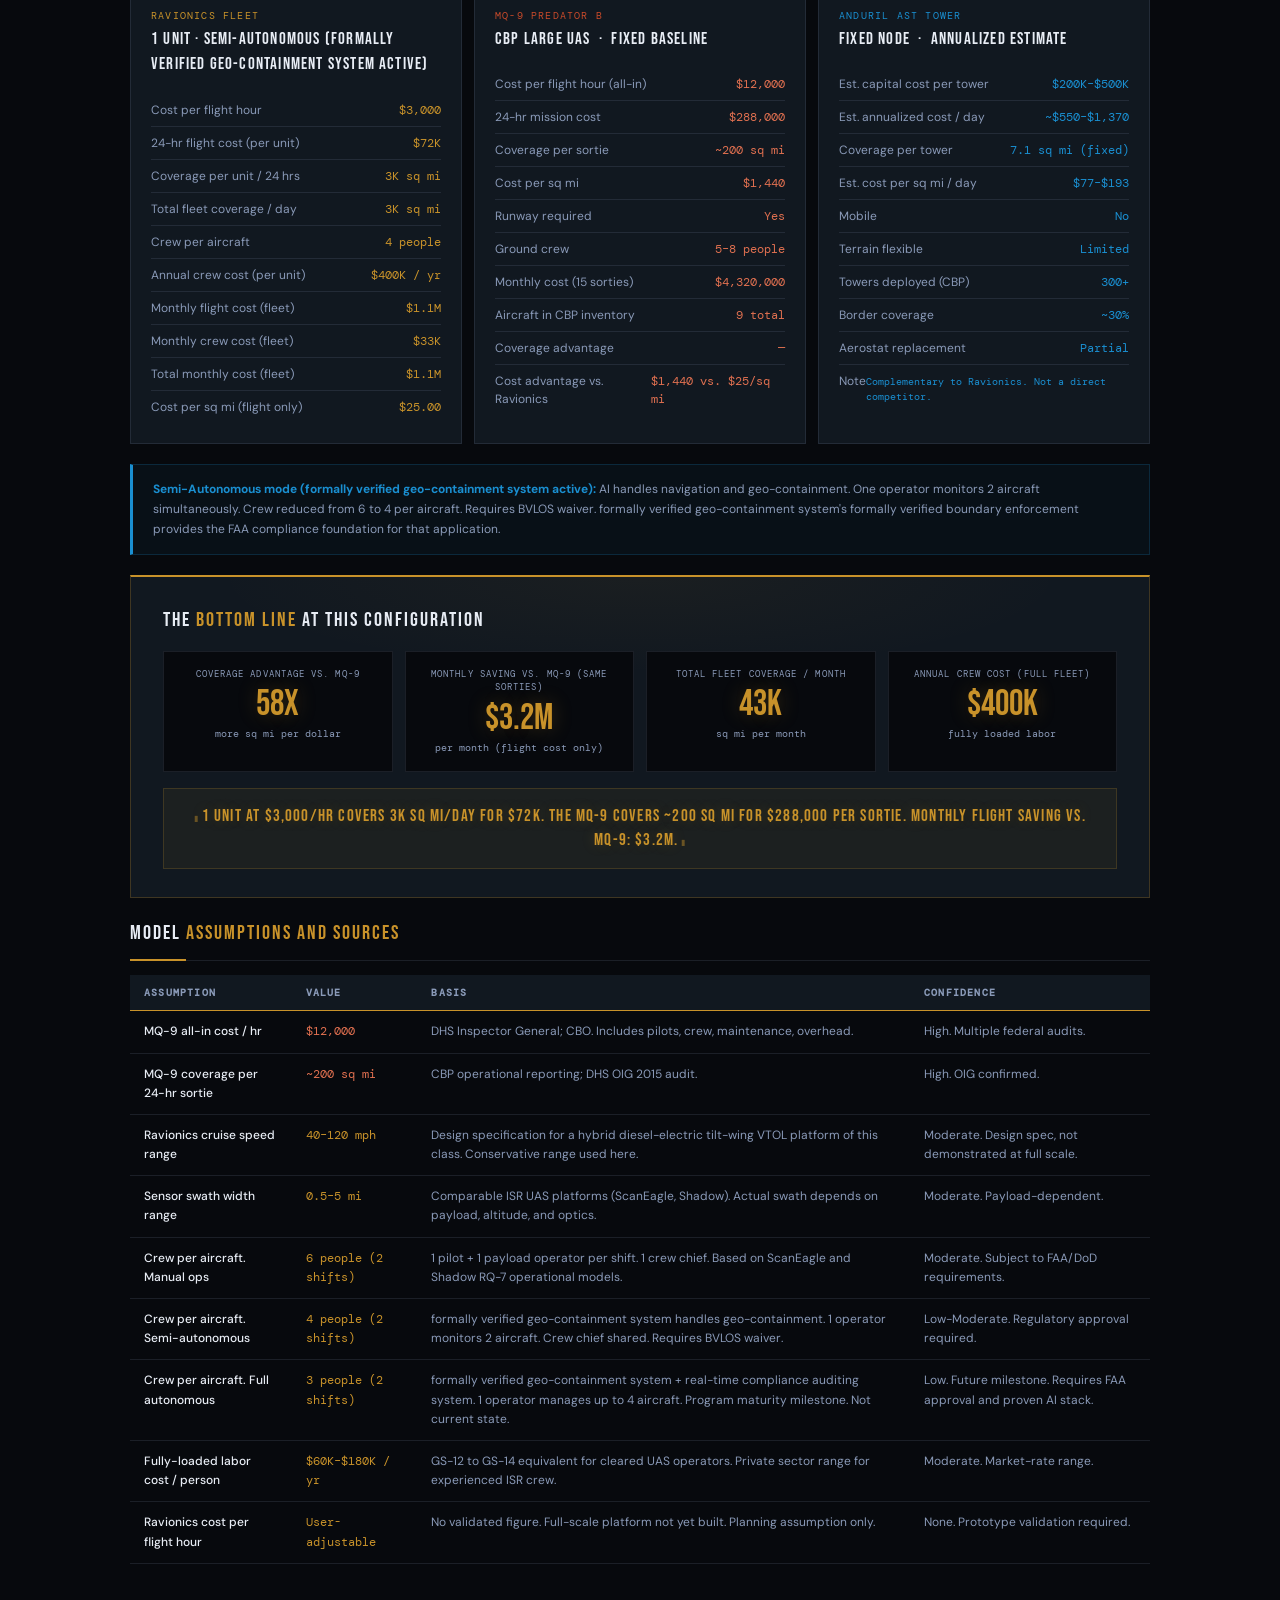
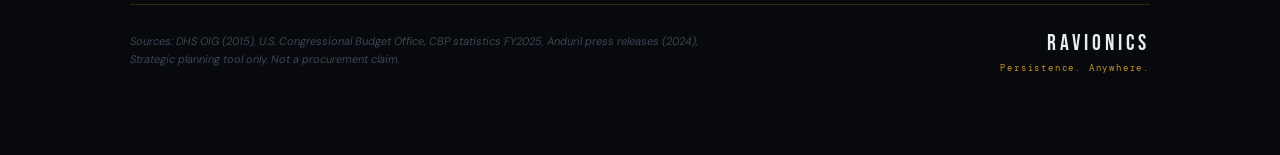
<file: ravionics-cost-model.html>
<!DOCTYPE html>
<html lang="en">
<head>
<meta charset="UTF-8">
<meta name="viewport" content="width=device-width, initial-scale=1.0">
<title>Ravionics: Operational Cost Model</title>
<meta name="description" content="An interactive Ravionics operational cost model for comparing mobile aerial coverage, cost per square mile, and crew assumptions.">
<meta property="og:type" content="website">
<meta property="og:site_name" content="Ravionics">
<meta property="og:url" content="https://ravionics.com/ravionics-cost-model.html">
<meta property="og:title" content="Ravionics: Operational Cost Model">
<meta property="og:description" content="An interactive Ravionics operational cost model for comparing mobile aerial coverage, cost per square mile, and crew assumptions.">
<meta property="og:image" content="https://ravionics.com/og-image.png">
<meta property="og:image:width" content="1200">
<meta property="og:image:height" content="630">
<meta property="og:image:alt" content="Ravionics: an unarmed, uncrewed tilt-wing aircraft">
<meta name="twitter:card" content="summary_large_image">
<meta name="twitter:title" content="Ravionics: Operational Cost Model">
<meta name="twitter:description" content="An interactive Ravionics operational cost model for comparing mobile aerial coverage, cost per square mile, and crew assumptions.">
<meta name="twitter:image" content="https://ravionics.com/og-image.png">
<meta name="twitter:image:alt" content="Ravionics: an unarmed, uncrewed tilt-wing aircraft">
<link rel="canonical" href="https://ravionics.com/ravionics-cost-model.html">
<link href="https://fonts.googleapis.com/css2?family=Bebas+Neue&family=DM+Sans:wght@300;400;500;600&family=DM+Mono:wght@400;500&display=swap" rel="stylesheet">
<style>
  :root {
    --gold: #C8922A;
    --ice: #1A8FD1;
    --bg: #07090D;
    --surface: #0D1117;
    --surface2: #111820;
    --body: #8A9AB8;
    --white: #E8EDF5;
    --danger: #C84A2A;
    --border: rgba(138,154,184,0.15);
    --gold-faint: rgba(200,146,42,0.08);
    --green: #2AB87A;
  }
  * { box-sizing: border-box; margin: 0; padding: 0; }
  body {
    background: var(--bg);
    color: var(--white);
    font-family: 'DM Sans', sans-serif;
    font-size: 14px;
    line-height: 1.5;
    min-height: 100vh;
  }
  body::after {
    content: '';
    position: fixed;
    inset: 0;
    pointer-events: none;
    z-index: 9999;
    opacity: 0.03;
    background-image: url("data:image/svg+xml,%3Csvg viewBox='0 0 200 200' xmlns='http://www.w3.org/2000/svg'%3E%3Cfilter id='n'%3E%3CfeTurbulence type='fractalNoise' baseFrequency='0.85' numOctaves='4' stitchTiles='stitch'/%3E%3C/filter%3E%3Crect width='100%25' height='100%25' filter='url(%23n)'/%3E%3C/svg%3E");
    background-size: 160px 160px;
  }

  @keyframes fadeUp {
    from { opacity:0; transform:translateY(16px); }
    to   { opacity:1; transform:translateY(0); }
  }
  @keyframes glow-pulse {
    0%,100% { box-shadow: 0 0 6px rgba(200,146,42,0.15); }
    50%      { box-shadow: 0 0 24px rgba(200,146,42,0.45), 0 0 48px rgba(200,146,42,0.1); }
  }
  @keyframes scanline {
    0%   { top: -2px; }
    100% { top: 100%; }
  }
  @keyframes number-pop {
    0%   { transform: scale(1); }
    50%  { transform: scale(1.05); }
    100% { transform: scale(1); }
  }
  @keyframes slideDown {
    from { opacity: 0; transform: translateY(-20px); }
    to   { opacity: 1; transform: translateY(0); }
  }

  .wrap { max-width: 1100px; margin: 0 auto; padding: 72px 0 80px; }

  /* NAV */
  nav {
    position: fixed;
    top: 0; left: 0; right: 0;
    z-index: 500;
    display: flex;
    justify-content: center;
    background: rgba(7,9,13,0.9);
    backdrop-filter: blur(16px);
    -webkit-backdrop-filter: blur(16px);
    border-bottom: 1px solid #1C2233;
    animation: slideDown 0.6s ease both;
  }
  .nav-inner {
    width: 100%;
    max-width: 1080px;
    display: flex;
    align-items: center;
    justify-content: space-between;
    padding: 20px 48px;
  }
  .nav-logo {
    font-family: 'Bebas Neue', sans-serif;
    font-size: 22px;
    letter-spacing: 0.1em;
    color: #E8EDF5;
    text-decoration: none;
    transition: color 0.2s;
  }
  .nav-logo span { color: #C8922A; }
  .nav-logo:hover { color: #C8922A; }
  .nav-links {
    display: flex;
    gap: 36px;
    list-style: none;
  }
  .nav-links li { position: relative; }
  .nav-links a {
    font-family: 'DM Mono', monospace;
    font-size: 11px;
    letter-spacing: 0.15em;
    text-transform: uppercase;
    color: #8A9AB8;
    text-decoration: none;
    transition: color 0.2s;
    position: relative;
  }
  .nav-links a::after {
    content: '';
    position: absolute;
    bottom: -2px; left: 0;
    width: 0; height: 1px;
    background: #C8922A;
    transition: width 0.3s ease;
  }
  .nav-links a:hover { color: #C8922A; }
  .nav-links a:hover::after { width: 100%; }
  .dropdown { position: relative; }
  .dropdown-menu {
    position: absolute;
    top: calc(100% + 14px);
    left: 50%;
    transform: translateX(-50%);
    min-width: 260px;
    background: #07090D;
    border: 1px solid rgba(138,154,184,0.15);
    border-top: 2px solid #C8922A;
    list-style: none;
    opacity: 0;
    visibility: hidden;
    transition: opacity 0.2s ease, visibility 0.2s ease;
    z-index: 600;
  }
  .dropdown:hover .dropdown-menu {
    opacity: 1;
    visibility: visible;
  }
  .dropdown-menu a {
    display: block;
    padding: 12px 20px;
    color: #8A9AB8;
    text-align: center;
    white-space: nowrap;
  }
  .dropdown-menu a:hover { color: #C8922A; }
  .dropdown-menu a::after { display: none; }
  .nav-cta {
    font-family: 'DM Mono', monospace;
    font-size: 11px;
    letter-spacing: 0.12em;
    text-transform: uppercase;
    color: #07090D;
    background: #C8922A;
    padding: 10px 22px;
    text-decoration: none;
    font-weight: 500;
    transition: background 0.2s, transform 0.15s;
  }
  .nav-cta:hover { background: #9A6E1E; transform: translateY(-1px); }
  .hamburger {
    display: none;
    flex-direction: column;
    gap: 5px;
    cursor: pointer;
    background: none;
    border: none;
    padding: 4px;
  }
  .hamburger span {
    display: block;
    width: 24px; height: 2px;
    background: #E8EDF5;
    transition: all 0.3s;
  }
  .mobile-menu {
    display: none;
    position: fixed;
    top: 64px; left: 0; right: 0;
    background: rgba(7,9,13,0.98);
    border-bottom: 1px solid #1C2233;
    padding: 24px;
    z-index: 499;
    flex-direction: column;
    align-items: center;
    gap: 20px;
  }
  .mobile-menu.open { display: flex; }
  .mobile-menu a {
    font-family: 'DM Mono', monospace;
    font-size: 13px;
    letter-spacing: 0.15em;
    text-transform: uppercase;
    color: #8A9AB8;
    text-decoration: none;
    transition: color 0.2s;
  }
  .mobile-menu a:hover { color: #C8922A; }
  .mobile-menu .nav-cta { margin-top: 8px; }

  /* HEADER */
  .header {
    background: linear-gradient(180deg, #080d18 0%, #07090D 100%);
    text-align: center;
    padding: 52px 40px 36px;
    border-bottom: 1px solid var(--border);
    position: relative;
    overflow: hidden;
  }
  .header::before {
    content: '';
    position: absolute; inset: 0;
    background: radial-gradient(ellipse 100% 80% at 50% -10%, rgba(26,143,209,0.08) 0%, transparent 60%);
    pointer-events: none;
  }
  .scanline {
    position: absolute; left: 0; right: 0;
    height: 1px;
    background: linear-gradient(90deg, transparent, rgba(26,143,209,0.4), transparent);
    animation: scanline 7s linear infinite;
    pointer-events: none;
  }
  .eyebrow {
    font-family: 'DM Mono', monospace;
    font-size: 11px; letter-spacing: 0.24em;
    color: var(--ice); text-transform: uppercase;
    margin-bottom: 14px;
    opacity: 0; animation: fadeUp 0.5s ease 0.1s forwards;
  }
  .eyebrow::before { content: '▶ '; color: var(--gold); font-size: 8px; }
  .header h1 {
    font-family: 'Bebas Neue', sans-serif;
    font-size: clamp(28px, 4.5vw, 54px);
    letter-spacing: 0.04em; line-height: 1.0;
    color: var(--white); margin-bottom: 8px;
    opacity: 0; animation: fadeUp 0.5s ease 0.22s forwards;
  }
  .header h1 span { color: var(--gold); }
  .header h2 {
    font-family: 'Bebas Neue', sans-serif;
    font-size: clamp(16px, 2.5vw, 28px);
    letter-spacing: 0.07em; color: var(--gold);
    margin-bottom: 14px;
    opacity: 0; animation: fadeUp 0.5s ease 0.36s forwards;
    text-shadow: 0 0 20px rgba(200,146,42,0.28);
  }
  .header-sub {
    font-size: 12px; color: var(--body);
    max-width: 680px; margin: 0 auto;
    line-height: 1.7; text-transform: uppercase; letter-spacing: 0.055em;
    opacity: 0; animation: fadeUp 0.5s ease 0.48s forwards;
  }

  /* NASA STACK BADGE */
  .nasa-stack {
    margin: 28px 40px 0;
    display: grid;
    grid-template-columns: repeat(3, 1fr);
    gap: 12px;
  }
  .nasa-card {
    background: var(--surface2);
    border: 1px solid var(--border);
    border-top: 2px solid var(--ice);
    padding: 16px 18px;
    position: relative;
    overflow: hidden;
  }
  .nasa-card::before {
    content: '';
    position: absolute; top: 0; right: 0;
    width: 60px; height: 60px;
    background: radial-gradient(circle at top right, rgba(26,143,209,0.06), transparent 70%);
  }
  .nasa-layer {
    font-family: 'DM Mono', monospace;
    font-size: 9px; letter-spacing: 0.16em;
    color: var(--ice); text-transform: uppercase;
    margin-bottom: 4px;
  }
  .nasa-name {
    font-family: 'Bebas Neue', sans-serif;
    font-size: 16px; letter-spacing: 0.07em;
    color: var(--white); margin-bottom: 4px;
  }
  .nasa-desc { font-size: 11px; color: var(--body); line-height: 1.5; }
  .nasa-status {
    display: inline-block;
    margin-top: 8px;
    font-family: 'DM Mono', monospace;
    font-size: 9px; letter-spacing: 0.08em;
    padding: 3px 8px;
    background: rgba(42,184,122,0.12);
    border: 1px solid rgba(42,184,122,0.3);
    color: var(--green);
  }

  /* DISCLAIMER */
  .disclaimer {
    background: rgba(200,146,42,0.05);
    border: 1px solid rgba(200,146,42,0.2);
    border-left: 3px solid var(--gold);
    padding: 14px 20px;
    margin: 24px 40px 0;
    font-size: 11px; color: var(--body); line-height: 1.6;
  }
  .disclaimer strong { color: var(--gold); }

  /* SLIDERS PANEL */
  .sliders-panel {
    margin: 28px 40px 0;
    background: var(--surface2);
    border: 1px solid var(--border);
    border-top: 2px solid var(--gold);
    padding: 32px;
    position: relative; overflow: hidden;
  }
  .sliders-panel::before {
    content: '';
    position: absolute; inset: 0;
    background: radial-gradient(ellipse 70% 50% at 50% 0%, rgba(200,146,42,0.04), transparent 60%);
    pointer-events: none;
  }
  .sliders-header {
    display: flex; justify-content: space-between; align-items: baseline;
    margin-bottom: 28px; flex-wrap: wrap; gap: 8px;
  }
  .sliders-title {
    font-family: 'Bebas Neue', sans-serif;
    font-size: 22px; letter-spacing: 0.1em; color: var(--white);
  }
  .sliders-title span { color: var(--gold); }
  .sliders-hint {
    font-family: 'DM Mono', monospace;
    font-size: 10px; letter-spacing: 0.1em; color: var(--body); text-transform: uppercase;
  }

  /* SLIDER GRID: 3 columns */
  .slider-grid {
    display: grid;
    grid-template-columns: repeat(3, 1fr);
    gap: 28px 32px;
  }

  .slider-item { position: relative; }
  .slider-top {
    display: flex; justify-content: space-between; align-items: baseline;
    margin-bottom: 8px;
  }
  .slider-label {
    font-family: 'DM Mono', monospace;
    font-size: 10px; letter-spacing: 0.1em;
    color: var(--body); text-transform: uppercase;
  }
  .slider-val {
    font-family: 'Bebas Neue', sans-serif;
    font-size: 22px; line-height: 1;
    color: var(--gold);
    text-shadow: 0 0 16px rgba(200,146,42,0.3);
    transition: all 0.2s;
  }
  .slider-val.popping { animation: number-pop 0.3s ease; }

  input[type=range] {
    -webkit-appearance: none; appearance: none;
    width: 100%; height: 4px;
    background: linear-gradient(90deg, var(--gold) var(--pct, 50%), rgba(138,154,184,0.18) var(--pct, 50%));
    border-radius: 2px; outline: none; cursor: pointer;
  }
  input[type=range]::-webkit-slider-thumb {
    -webkit-appearance: none;
    width: 18px; height: 18px; border-radius: 50%;
    background: var(--gold);
    border: 2px solid var(--bg);
    box-shadow: 0 0 8px rgba(200,146,42,0.5);
    cursor: pointer; transition: box-shadow 0.2s;
  }
  input[type=range]::-webkit-slider-thumb:hover { box-shadow: 0 0 16px rgba(200,146,42,0.8); }
  input[type=range]::-moz-range-thumb {
    width: 18px; height: 18px; border-radius: 50%;
    background: var(--gold); border: 2px solid var(--bg); cursor: pointer;
  }
  .slider-range-labels {
    display: flex; justify-content: space-between;
    margin-top: 5px;
    font-family: 'DM Mono', monospace;
    font-size: 9px; color: rgba(138,154,184,0.38);
  }

  /* AUTONOMY SELECTOR */
  .autonomy-item { grid-column: span 3; }
  .autonomy-label-row {
    display: flex; justify-content: space-between; align-items: baseline;
    margin-bottom: 12px;
  }
  .autonomy-options {
    display: grid; grid-template-columns: repeat(3, 1fr);
    gap: 10px;
  }
  .auto-btn {
    background: var(--surface);
    border: 1px solid var(--border);
    padding: 14px 16px;
    cursor: pointer;
    text-align: left;
    transition: border-color 0.2s, background 0.2s;
    position: relative;
    overflow: hidden;
  }
  .auto-btn:hover { border-color: rgba(200,146,42,0.4); }
  .auto-btn.active {
    border-color: var(--gold);
    background: rgba(200,146,42,0.07);
  }
  .auto-btn.active::before {
    content: '✓';
    position: absolute; top: 8px; right: 10px;
    color: var(--gold); font-size: 11px;
  }
  .auto-btn-title {
    font-family: 'Bebas Neue', sans-serif;
    font-size: 15px; letter-spacing: 0.08em;
    color: var(--white); margin-bottom: 4px;
  }
  .auto-btn.active .auto-btn-title { color: var(--gold); }
  .auto-btn-crew {
    font-family: 'DM Mono', monospace;
    font-size: 11px; color: var(--ice); margin-bottom: 4px;
  }
  .auto-btn-desc { font-size: 11px; color: var(--body); line-height: 1.5; }
  .auto-btn-req {
    font-size: 10px; color: rgba(138,154,184,0.5);
    margin-top: 6px; font-style: italic;
  }

  /* RESULTS GRID */
  .results-section { margin: 28px 40px 0; }
  .results-title {
    font-family: 'Bebas Neue', sans-serif;
    font-size: 22px; letter-spacing: 0.1em; color: var(--white);
    margin-bottom: 20px; padding-bottom: 12px;
    border-bottom: 1px solid var(--border);
    position: relative;
  }
  .results-title::after {
    content: ''; position: absolute;
    bottom: -1px; left: 0; width: 56px; height: 2px;
    background: var(--gold);
  }
  .results-title span { color: var(--gold); }

  /* BIG NUMBER ROW */
  .big-numbers {
    display: grid;
    grid-template-columns: repeat(4, 1fr);
    gap: 12px;
    margin-bottom: 20px;
  }
  .big-num-card {
    background: var(--surface2);
    border: 1px solid var(--border);
    border-top: 2px solid var(--gold);
    padding: 20px 16px;
    text-align: center;
    position: relative; overflow: hidden;
    transition: box-shadow 0.3s;
  }
  .big-num-card:hover { box-shadow: 0 0 20px rgba(200,146,42,0.15); }
  .big-num-card::before {
    content: '';
    position: absolute; inset: 0;
    background: radial-gradient(ellipse 80% 60% at 50% 0%, rgba(200,146,42,0.04), transparent 60%);
    pointer-events: none;
  }
  .big-num-label {
    font-family: 'DM Mono', monospace;
    font-size: 9px; letter-spacing: 0.14em;
    color: var(--body); text-transform: uppercase;
    margin-bottom: 8px;
  }
  .big-num-val {
    font-family: 'Bebas Neue', sans-serif;
    font-size: 40px; line-height: 1;
    color: var(--gold);
    text-shadow: 0 0 24px rgba(200,146,42,0.3);
  }
  .big-num-unit {
    font-family: 'DM Mono', monospace;
    font-size: 10px; color: var(--body);
    margin-top: 4px; letter-spacing: 0.05em;
  }

  /* COMPARISON BARS */
  .bars-section { margin-bottom: 20px; }
  .bar-group { margin-bottom: 22px; }
  .bar-label-row {
    display: flex; justify-content: space-between; align-items: baseline;
    margin-bottom: 7px;
  }
  .bar-sys {
    font-family: 'Bebas Neue', sans-serif;
    font-size: 15px; letter-spacing: 0.08em;
  }
  .bar-sys.gold { color: var(--gold); }
  .bar-sys.red  { color: #E07050; }
  .bar-sys.ice  { color: var(--ice); }
  .bar-val {
    font-family: 'DM Mono', monospace;
    font-size: 12px; color: var(--white);
  }
  .bar-track {
    height: 32px;
    background: rgba(138,154,184,0.07);
    border: 1px solid var(--border);
    position: relative; overflow: hidden;
  }
  .bar-fill {
    height: 100%;
    transition: width 0.5s cubic-bezier(0.4,0,0.2,1);
    min-width: 3px;
  }
  .bar-fill.gold { background: linear-gradient(90deg, rgba(200,146,42,0.55), rgba(200,146,42,0.88)); }
  .bar-fill.red  { background: linear-gradient(90deg, rgba(200,74,42,0.45),  rgba(200,74,42,0.78)); }
  .bar-fill.ice  { background: linear-gradient(90deg, rgba(26,143,209,0.45), rgba(26,143,209,0.78)); }
  .bar-detail { font-size: 11px; color: var(--body); margin-top: 4px; font-style: italic; }

  /* DETAILED BREAKDOWN */
  .breakdown-grid {
    display: grid;
    grid-template-columns: repeat(3, 1fr);
    gap: 12px;
    margin-bottom: 20px;
  }
  .breakdown-card {
    background: var(--surface2);
    border: 1px solid var(--border);
    padding: 20px;
    position: relative; overflow: hidden;
  }
  .breakdown-card.ravionics { border-top: 2px solid var(--gold); }
  .breakdown-card.mq9       { border-top: 2px solid var(--danger); }
  .breakdown-card.tower     { border-top: 2px solid var(--ice); }
  .breakdown-sys {
    font-family: 'DM Mono', monospace;
    font-size: 10px; letter-spacing: 0.12em; text-transform: uppercase;
    margin-bottom: 4px;
  }
  .breakdown-sys.gold { color: var(--gold); }
  .breakdown-sys.red  { color: var(--danger); }
  .breakdown-sys.ice  { color: var(--ice); }
  .breakdown-name {
    font-family: 'Bebas Neue', sans-serif;
    font-size: 17px; letter-spacing: 0.07em;
    color: var(--white); margin-bottom: 16px;
  }
  .brow {
    display: flex; justify-content: space-between; align-items: baseline;
    padding: 7px 0; border-bottom: 1px solid var(--border);
    font-size: 12px;
  }
  .brow:last-child { border-bottom: none; }
  .brow-label { color: var(--body); }
  .brow-val { font-family: 'DM Mono', monospace; font-size: 12px; color: var(--white); }
  .brow-val.gold { color: var(--gold); }
  .brow-val.red  { color: #E07050; }
  .brow-val.ice  { color: var(--ice); }
  .brow-val.green { color: var(--green); }

  /* VERDICT */
  .verdict {
    background: var(--surface2);
    border: 1px solid rgba(200,146,42,0.25);
    border-top: 2px solid var(--gold);
    padding: 28px 32px;
    position: relative; overflow: hidden;
    margin-bottom: 20px;
    animation: glow-pulse 4s ease-in-out infinite;
  }
  .verdict::before {
    content: '';
    position: absolute; inset: 0;
    background: radial-gradient(ellipse 70% 50% at 50% 0%, rgba(200,146,42,0.05), transparent 60%);
    pointer-events: none;
  }
  .verdict-title {
    font-family: 'Bebas Neue', sans-serif;
    font-size: 20px; letter-spacing: 0.1em; color: var(--white);
    margin-bottom: 16px; position: relative;
  }
  .verdict-title span { color: var(--gold); }
  .verdict-stats {
    display: grid; grid-template-columns: repeat(4,1fr); gap: 12px;
    margin-bottom: 16px; position: relative;
  }
  .vs { background: var(--bg); border: 1px solid var(--border); padding: 16px 14px; text-align: center; }
  .vs-label { font-family: 'DM Mono', monospace; font-size: 9px; letter-spacing: 0.12em; color: var(--body); text-transform: uppercase; margin-bottom: 6px; }
  .vs-val { font-family: 'Bebas Neue', sans-serif; font-size: 36px; line-height: 1; color: var(--gold); text-shadow: 0 0 20px rgba(200,146,42,0.28); }
  .vs-unit { font-family: 'DM Mono', monospace; font-size: 10px; color: var(--body); margin-top: 3px; }
  .verdict-callout {
    background: rgba(200,146,42,0.06);
    border: 1px solid rgba(200,146,42,0.2);
    padding: 16px 22px;
    font-family: 'Bebas Neue', sans-serif;
    font-size: 17px; letter-spacing: 0.07em;
    color: var(--gold); text-align: center;
    text-shadow: 0 0 14px rgba(200,146,42,0.22);
    position: relative; line-height: 1.4;
  }
  .verdict-callout::before { content: '▮ '; font-size: 8px; opacity: 0.45; }
  .verdict-callout::after  { content: ' ▮'; font-size: 8px; opacity: 0.45; }

  /* AUTONOMY NOTE */
  .auto-note {
    background: rgba(26,143,209,0.05);
    border: 1px solid rgba(26,143,209,0.2);
    border-left: 3px solid var(--ice);
    padding: 14px 20px;
    font-size: 12px; color: var(--body); line-height: 1.7;
    margin-bottom: 20px;
  }
  .auto-note strong { color: var(--ice); }

  /* ASSUMPTIONS TABLE */
  .assump-title {
    font-family: 'Bebas Neue', sans-serif;
    font-size: 20px; letter-spacing: 0.1em; color: var(--white);
    margin-bottom: 14px; padding-bottom: 12px;
    border-bottom: 1px solid var(--border);
    position: relative;
  }
  .assump-title::after { content: ''; position: absolute; bottom: -1px; left: 0; width: 56px; height: 2px; background: var(--gold); }
  .assump-title span { color: var(--gold); }
  table { width: 100%; border-collapse: collapse; font-size: 12px; }
  th {
    font-family: 'DM Mono', monospace; font-size: 10px;
    letter-spacing: 0.12em; text-transform: uppercase;
    color: var(--body); padding: 10px 14px;
    text-align: left; background: var(--surface2);
    border-bottom: 1px solid var(--gold);
  }
  td {
    padding: 11px 14px; border-bottom: 1px solid var(--border);
    color: var(--body); line-height: 1.6; vertical-align: top;
  }
  td:first-child { color: var(--white); font-weight: 500; }
  td.gold { color: var(--gold); font-family: 'DM Mono', monospace; }
  td.red  { color: #E07050;    font-family: 'DM Mono', monospace; }
  td.ice  { color: var(--ice); font-family: 'DM Mono', monospace; }

  /* FOOTER */
  .footer {
    margin: 40px 40px 0;
    padding: 22px 0 0;
    border-top: 1px solid rgba(200,146,42,0.22);
    display: flex; justify-content: space-between; align-items: center;
  }
  .footer-left { font-size: 11px; color: rgba(138,154,184,0.42); font-style: italic; line-height: 1.6; }
  .footer-brand { font-family: 'Bebas Neue', sans-serif; font-size: 22px; letter-spacing: 0.18em; color: var(--white); text-align: right; }
  .footer-brand span { display: block; font-family: 'DM Mono', monospace; font-size: 9px; letter-spacing: 0.2em; color: var(--gold); margin-top: 2px; }

  @media (max-width: 900px) {
    nav { padding: 0; justify-content: center; }
    .nav-inner { padding: 16px 20px; }
    .nav-links { display: none; }
    .nav-cta { display: none; }
    .mobile-menu .nav-cta { display: block; }
    .hamburger { display: flex; position: absolute; right: 20px; top: 50%; transform: translateY(-50%); }
    .nasa-stack, .slider-grid, .big-numbers, .breakdown-grid, .verdict-stats { grid-template-columns: 1fr; }
    .autonomy-options { grid-template-columns: 1fr; }
    .autonomy-item { grid-column: span 1; }
    .nasa-stack, .disclaimer, .sliders-panel, .results-section, .footer { margin-left: 20px; margin-right: 20px; }
    .header { padding: 32px 20px 28px; }
    .footer { flex-direction: column; gap: 16px; text-align: center; }
    .footer-brand { text-align: center; }
  }
</style>
</head>
<body>
<!-- NAV -->
<nav>
  <div class="nav-inner">
    <a href="/#hero" class="nav-logo">RAVI<span>ONICS</span></a>
    <ul class="nav-links">
      <li><a href="/#about">About</a></li>
      <li><a href="/#platform">Platform</a></li>
      <li><a href="/#markets">Where We Operate</a></li>
      <li class="dropdown">
        <a href="/ravionics-infographic.html">Resources</a>
        <ul class="dropdown-menu">
          <li><a href="/ravionics-infographic.html">GAP MAP</a></li>
          <li><a href="/ravionics-cost-model.html">COVERAGE MODEL</a></li>
        </ul>
      </li>
      <li><a href="/#contact">Contact</a></li>
    </ul>
    <a href="/#contact" class="nav-cta">Request a Briefing</a>
    <button class="hamburger" id="hamburger" aria-label="Open menu">
      <span></span><span></span><span></span>
    </button>
  </div>
</nav>

<!-- MOBILE MENU -->
<div class="mobile-menu" id="mobileMenu">
  <a href="/#about" onclick="closeMobile()">About</a>
  <a href="/#platform" onclick="closeMobile()">Platform</a>
  <a href="/#markets" onclick="closeMobile()">Where We Operate</a>
  <a href="/ravionics-infographic.html" onclick="closeMobile()">GAP MAP</a>
  <a href="/ravionics-cost-model.html" onclick="closeMobile()">COVERAGE MODEL</a>
  <a href="/#contact" onclick="closeMobile()">Contact</a>
  <a href="/#contact" class="nav-cta" onclick="closeMobile()">Request a Briefing</a>
</div>

<div class="wrap">

<!-- HEADER -->
<div class="header">
  <div class="scanline"></div>
  <div class="eyebrow">Operational Cost Model &nbsp;·&nbsp; Ravionics / USG</div>
  <h1>COST PER <span>SQUARE MILE OF COVERAGE</span></h1>
  <h2>The Metric That Changes the Conversation</h2>
  <p class="header-sub">Hourly cost alone does not tell the story. Adjust the variables below. All numbers update in real time. Every assumption is sourced and transparent.</p>
</div>

<!-- DISCLAIMER -->
<div class="disclaimer">
  <strong>Transparency:</strong> MQ-9 cost ($12,000/hr) sourced from DHS OIG and CBO. Anduril figures derived from public contract data. <strong>Ravionics cost per hour, patrol speed, swath, and crew assumptions are planning variables only.</strong> The full-scale platform has not been built. All Ravionics figures require prototype validation. This model is a strategic planning tool, not a procurement claim or cost guarantee.
</div>

<!-- SLIDERS PANEL -->
<div class="sliders-panel">
  <div class="sliders-header">
    <div class="sliders-title">Adjust the <span>Variables</span></div>
    <div class="sliders-hint">All outputs update in real time</div>
  </div>
  <div class="slider-grid">

    <!-- Slider 1: Cost per hour -->
    <div class="slider-item">
      <div class="slider-top">
        <div class="slider-label">Cost per flight hour (assumed)</div>
        <div class="slider-val" id="disp-cph">$3,000</div>
      </div>
      <input type="range" id="sl-cph" min="500" max="8000" value="3000" step="100">
      <div class="slider-range-labels"><span>$500 optimistic</span><span>$8,000 conservative</span></div>
    </div>

    <!-- Slider 2: Units deployed -->
    <div class="slider-item">
      <div class="slider-top">
        <div class="slider-label">Units deployed</div>
        <div class="slider-val" id="disp-units">1 unit</div>
      </div>
      <input type="range" id="sl-units" min="1" max="10" value="1" step="1">
      <div class="slider-range-labels"><span>1 unit</span><span>10 units</span></div>
    </div>

    <!-- Slider 3: Sorties per month -->
    <div class="slider-item">
      <div class="slider-top">
        <div class="slider-label">Sorties per month (per unit)</div>
        <div class="slider-val" id="disp-sorties">15 / mo</div>
      </div>
      <input type="range" id="sl-sorties" min="1" max="30" value="15" step="1">
      <div class="slider-range-labels"><span>1/mo</span><span>30/mo</span></div>
    </div>

    <!-- Slider 4: Patrol speed -->
    <div class="slider-item">
      <div class="slider-top">
        <div class="slider-label">Cruise patrol speed (mph)</div>
        <div class="slider-val" id="disp-speed">60 mph</div>
      </div>
      <input type="range" id="sl-speed" min="40" max="120" value="60" step="5">
      <div class="slider-range-labels"><span>40 mph</span><span>120 mph design</span></div>
    </div>

    <!-- Slider 5: Sensor swath -->
    <div class="slider-item">
      <div class="slider-top">
        <div class="slider-label">Sensor swath width (miles)</div>
        <div class="slider-val" id="disp-swath">2.0 mi</div>
      </div>
      <input type="range" id="sl-swath" min="0.5" max="5" value="2" step="0.5">
      <div class="slider-range-labels"><span>0.5 mi</span><span>5 mi</span></div>
    </div>

    <!-- Slider 6: Crew labor cost -->
    <div class="slider-item">
      <div class="slider-top">
        <div class="slider-label">Fully-loaded labor cost / person / yr</div>
        <div class="slider-val" id="disp-labor">$100K</div>
      </div>
      <input type="range" id="sl-labor" min="60000" max="180000" value="100000" step="5000">
      <div class="slider-range-labels"><span>$60K</span><span>$180K (cleared operator)</span></div>
    </div>

    <!-- Autonomy selector -->
    <div class="slider-item autonomy-item">
      <div class="autonomy-label-row">
        <div class="slider-label">Autonomy level &nbsp;·&nbsp; determines crew per aircraft and regulatory pathway</div>
        <div class="slider-val" id="disp-crew" style="font-size:18px;">6 crew / aircraft</div>
      </div>
      <div class="autonomy-options">

        <button class="auto-btn" data-level="manual" onclick="setAuto('manual')">
          <div class="auto-btn-title">Manual Operations</div>
          <div class="auto-btn-crew">6 crew per aircraft (2 shifts)</div>
          <div class="auto-btn-desc">One pilot and one payload operator per shift. One crew chief. Full 24-hour sustained ops requires two shift rotations.</div>
          <div class="auto-btn-req">No additional FAA approval required beyond existing CBP UAS waivers.</div>
        </button>

        <button class="auto-btn active" data-level="semi" onclick="setAuto('semi')">
          <div class="auto-btn-title">Semi-Autonomous (formally verified geo-containment system)</div>
          <div class="auto-btn-crew">4 crew per aircraft (2 shifts)</div>
          <div class="auto-btn-desc">AI handles navigation and geo-containment via formally verified geo-containment system. One operator monitors 2 aircraft simultaneously. Crew chief shared across units.</div>
          <div class="auto-btn-req">Requires BVLOS waiver. formally verified geo-containment system geo-containment supports FAA compliance case.</div>
        </button>

        <button class="auto-btn" data-level="full" onclick="setAuto('full')">
          <div class="auto-btn-title">Full Autonomous Patrol</div>
          <div class="auto-btn-crew">3 crew per aircraft (2 shifts)</div>
          <div class="auto-btn-desc">formally verified geo-containment system + real-time compliance auditing system provide containment and real-time compliance audit. One operator manages up to 4 aircraft. Crew per aircraft effectively 3 for sustained ops.</div>
          <div class="auto-btn-req">Requires BVLOS approval and proven AI detection stack. Program maturity milestone.</div>
        </button>

      </div>
    </div>

  </div>
</div>

<!-- RESULTS -->
<div class="results-section">
  <div class="results-title">Live Results: <span>Your Configuration</span></div>

  <!-- BIG NUMBERS -->
  <div class="big-numbers">
    <div class="big-num-card">
      <div class="big-num-label">Total fleet coverage / 24 hrs</div>
      <div class="big-num-val" id="bn-coverage">2,880</div>
      <div class="big-num-unit">sq mi per day</div>
    </div>
    <div class="big-num-card">
      <div class="big-num-label">Cost per sq mi (flight only)</div>
      <div class="big-num-val" id="bn-cpsm">$25</div>
      <div class="big-num-unit">vs. MQ-9 at $1,440</div>
    </div>
    <div class="big-num-card">
      <div class="big-num-label">Total monthly mission cost</div>
      <div class="big-num-val" id="bn-monthly">$1.1M</div>
      <div class="big-num-unit">flight + crew (all units)</div>
    </div>
    <div class="big-num-card">
      <div class="big-num-label">Coverage advantage vs. MQ-9</div>
      <div class="big-num-val" id="bn-ratio">58x</div>
      <div class="big-num-unit">more sq mi per dollar</div>
    </div>
  </div>

  <!-- BARS -->
  <div class="bars-section">
    <div class="bar-group">
      <div class="bar-label-row">
        <span class="bar-sys red">MQ-9 Predator B (CBP)</span>
        <span class="bar-val">$1,440 / sq mi &nbsp;·&nbsp; $288,000 / sortie</span>
      </div>
      <div class="bar-track"><div class="bar-fill red" style="width:100%"></div></div>
      <div class="bar-detail">Fixed baseline. $12,000/hr all-in. ~200 sq mi corridor per 24-hr sortie. Runway required. Crew of 5–8. Source: DHS OIG / CBO.</div>
    </div>
    <div class="bar-group">
      <div class="bar-label-row">
        <span class="bar-sys ice">Anduril AST (annualized estimate)</span>
        <span class="bar-val">~$77–$193 / sq mi / day</span>
      </div>
      <div class="bar-track"><div class="bar-fill ice" style="width:13%"></div></div>
      <div class="bar-detail">Fixed 7.1 sq mi per tower. Low daily operating cost. Cannot reposition. 300 towers = 30% of southern border. Source: Anduril contract data, public.</div>
    </div>
    <div class="bar-group">
      <div class="bar-label-row">
        <span class="bar-sys gold">Ravionics Fleet (your configuration)</span>
        <span class="bar-val" id="bar-rv-label">$25 / sq mi</span>
      </div>
      <div class="bar-track"><div class="bar-fill gold" id="bar-rv" style="width:2%"></div></div>
      <div class="bar-detail" id="bar-rv-detail">Based on current slider settings. Cost model to be validated at prototype stage.</div>
    </div>
  </div>

  <!-- BREAKDOWN CARDS -->
  <div class="breakdown-grid">

    <div class="breakdown-card ravionics">
      <div class="breakdown-sys gold">Ravionics Fleet</div>
      <div class="breakdown-name" id="rv-fleet-name">1 Unit &nbsp;·&nbsp; Semi-Autonomous</div>
      <div class="brow"><span class="brow-label">Cost per flight hour</span><span class="brow-val gold" id="rv-cph">$3,000</span></div>
      <div class="brow"><span class="brow-label">24-hr flight cost (per unit)</span><span class="brow-val gold" id="rv-24h">$72,000</span></div>
      <div class="brow"><span class="brow-label">Coverage per unit / 24 hrs</span><span class="brow-val gold" id="rv-cov-unit">2,880 sq mi</span></div>
      <div class="brow"><span class="brow-label">Total fleet coverage / day</span><span class="brow-val gold" id="rv-cov-fleet">2,880 sq mi</span></div>
      <div class="brow"><span class="brow-label">Crew per aircraft</span><span class="brow-val gold" id="rv-crew">4 people</span></div>
      <div class="brow"><span class="brow-label">Annual crew cost (per unit)</span><span class="brow-val gold" id="rv-crew-cost">$400,000</span></div>
      <div class="brow"><span class="brow-label">Monthly flight cost (fleet)</span><span class="brow-val gold" id="rv-monthly-flight">$1,080,000</span></div>
      <div class="brow"><span class="brow-label">Monthly crew cost (fleet)</span><span class="brow-val gold" id="rv-monthly-crew">$33,333</span></div>
      <div class="brow"><span class="brow-label">Total monthly cost (fleet)</span><span class="brow-val gold" id="rv-monthly-total">$1,113,333</span></div>
      <div class="brow"><span class="brow-label">Cost per sq mi (flight only)</span><span class="brow-val gold" id="rv-cpsm">$25.00</span></div>
    </div>

    <div class="breakdown-card mq9">
      <div class="breakdown-sys red">MQ-9 Predator B</div>
      <div class="breakdown-name">CBP Large UAS &nbsp;·&nbsp; Fixed Baseline</div>
      <div class="brow"><span class="brow-label">Cost per flight hour (all-in)</span><span class="brow-val red">$12,000</span></div>
      <div class="brow"><span class="brow-label">24-hr mission cost</span><span class="brow-val red">$288,000</span></div>
      <div class="brow"><span class="brow-label">Coverage per sortie</span><span class="brow-val red">~200 sq mi</span></div>
      <div class="brow"><span class="brow-label">Cost per sq mi</span><span class="brow-val red">$1,440</span></div>
      <div class="brow"><span class="brow-label">Runway required</span><span class="brow-val red">Yes</span></div>
      <div class="brow"><span class="brow-label">Ground crew</span><span class="brow-val red">5–8 people</span></div>
      <div class="brow"><span class="brow-label">Monthly cost (15 sorties)</span><span class="brow-val red">$4,320,000</span></div>
      <div class="brow"><span class="brow-label">Aircraft in CBP inventory</span><span class="brow-val red">9 total</span></div>
      <div class="brow"><span class="brow-label">Coverage advantage</span><span class="brow-val red">—</span></div>
      <div class="brow"><span class="brow-label">Cost advantage vs. Ravionics</span><span class="brow-val red" id="mq9-disadvantage">$1,440 vs. $25/sq mi</span></div>
    </div>

    <div class="breakdown-card tower">
      <div class="breakdown-sys ice">Anduril AST Tower</div>
      <div class="breakdown-name">Fixed Node &nbsp;·&nbsp; Annualized Estimate</div>
      <div class="brow"><span class="brow-label">Est. capital cost per tower</span><span class="brow-val ice">$200K–$500K</span></div>
      <div class="brow"><span class="brow-label">Est. annualized cost / day</span><span class="brow-val ice">~$550–$1,370</span></div>
      <div class="brow"><span class="brow-label">Coverage per tower</span><span class="brow-val ice">7.1 sq mi (fixed)</span></div>
      <div class="brow"><span class="brow-label">Est. cost per sq mi / day</span><span class="brow-val ice">$77–$193</span></div>
      <div class="brow"><span class="brow-label">Mobile</span><span class="brow-val ice">No</span></div>
      <div class="brow"><span class="brow-label">Terrain flexible</span><span class="brow-val ice">Limited</span></div>
      <div class="brow"><span class="brow-label">Towers deployed (CBP)</span><span class="brow-val ice">300+</span></div>
      <div class="brow"><span class="brow-label">Border coverage</span><span class="brow-val ice">~30%</span></div>
      <div class="brow"><span class="brow-label">Aerostat replacement</span><span class="brow-val ice">Partial</span></div>
      <div class="brow"><span class="brow-label">Note</span><span class="brow-val ice" style="font-size:10px;">Complementary to Ravionics. Not a direct competitor.</span></div>
    </div>

  </div>

  <!-- AUTONOMY NOTE -->
  <div class="auto-note" id="auto-note">
    <strong>Semi-Autonomous mode (formally verified geo-containment system active):</strong> AI handles navigation and geo-containment. One operator monitors 2 aircraft simultaneously. Crew reduced from 6 to 4 per aircraft. Requires BVLOS waiver. formally verified geo-containment system's formally verified boundary enforcement provides the FAA compliance foundation for that application.
  </div>

  <!-- VERDICT -->
  <div class="verdict">
    <div class="verdict-title">The <span>Bottom Line</span> at This Configuration</div>
    <div class="verdict-stats">
      <div class="vs">
        <div class="vs-label">Coverage advantage vs. MQ-9</div>
        <div class="vs-val" id="v-ratio">58x</div>
        <div class="vs-unit">more sq mi per dollar</div>
      </div>
      <div class="vs">
        <div class="vs-label">Monthly saving vs. MQ-9 (same sorties)</div>
        <div class="vs-val" id="v-saving">$3.2M</div>
        <div class="vs-unit">per month (flight cost only)</div>
      </div>
      <div class="vs">
        <div class="vs-label">Total fleet coverage / month</div>
        <div class="vs-val" id="v-monthly-cov">43,200</div>
        <div class="vs-unit">sq mi per month</div>
      </div>
      <div class="vs">
        <div class="vs-label">Annual crew cost (full fleet)</div>
        <div class="vs-val" id="v-annual-crew">$400K</div>
        <div class="vs-unit">fully loaded labor</div>
      </div>
    </div>
    <div class="verdict-callout" id="v-callout">
      1 unit at $3,000/hr covers 2,880 sq mi per day for $72,000. The MQ-9 covers ~200 sq mi for $288,000.
    </div>
  </div>

  <!-- ASSUMPTIONS TABLE -->
  <div class="assump-title">Model <span>Assumptions and Sources</span></div>
  <table>
    <thead>
      <tr><th>Assumption</th><th>Value</th><th>Basis</th><th>Confidence</th></tr>
    </thead>
    <tbody>
      <tr>
        <td>MQ-9 all-in cost / hr</td>
        <td class="red">$12,000</td>
        <td>DHS Inspector General; CBO. Includes pilots, crew, maintenance, overhead.</td>
        <td>High. Multiple federal audits.</td>
      </tr>
      <tr>
        <td>MQ-9 coverage per 24-hr sortie</td>
        <td class="red">~200 sq mi</td>
        <td>CBP operational reporting; DHS OIG 2015 audit.</td>
        <td>High. OIG confirmed.</td>
      </tr>
      <tr>
        <td>Ravionics cruise speed range</td>
        <td class="gold">40–120 mph</td>
        <td>Design specification for a hybrid diesel-electric tilt-wing VTOL platform of this class. Conservative range used here.</td>
        <td>Moderate. Design spec, not demonstrated at full scale.</td>
      </tr>
      <tr>
        <td>Sensor swath width range</td>
        <td class="gold">0.5–5 mi</td>
        <td>Comparable ISR UAS platforms (ScanEagle, Shadow). Actual swath depends on payload, altitude, and optics.</td>
        <td>Moderate. Payload-dependent.</td>
      </tr>
      <tr>
        <td>Crew per aircraft. Manual ops</td>
        <td class="gold">6 people (2 shifts)</td>
        <td>1 pilot + 1 payload operator per shift. 1 crew chief. Based on ScanEagle and Shadow RQ-7 operational models.</td>
        <td>Moderate. Subject to FAA/DoD requirements.</td>
      </tr>
      <tr>
        <td>Crew per aircraft. Semi-autonomous</td>
        <td class="gold">4 people (2 shifts)</td>
        <td>formally verified geo-containment system handles geo-containment. 1 operator monitors 2 aircraft. Crew chief shared. Requires BVLOS waiver.</td>
        <td>Low-Moderate. Regulatory approval required.</td>
      </tr>
      <tr>
        <td>Crew per aircraft. Full autonomous</td>
        <td class="gold">3 people (2 shifts)</td>
        <td>formally verified geo-containment system + real-time compliance auditing system. 1 operator manages up to 4 aircraft. Program maturity milestone. Not current state.</td>
        <td>Low. Future milestone. Requires FAA approval and proven AI stack.</td>
      </tr>
      <tr>
        <td>Fully-loaded labor cost / person</td>
        <td class="gold">$60K–$180K / yr</td>
        <td>GS-12 to GS-14 equivalent for cleared UAS operators. Private sector range for experienced ISR crew.</td>
        <td>Moderate. Market-rate range.</td>
      </tr>
      <tr>
        <td>Ravionics cost per flight hour</td>
        <td class="gold">User-adjustable</td>
        <td>No validated figure. Full-scale platform not yet built. Planning assumption only.</td>
        <td>None. Prototype validation required.</td>
      </tr>
    </tbody>
  </table>

</div><!-- end results -->

<!-- FOOTER -->
<div class="footer">
  <div class="footer-left">
    Sources: DHS OIG (2015), U.S. Congressional Budget Office, CBP statistics FY2025, Anduril press releases (2024),<br>
    Strategic planning tool only. Not a procurement claim.
  </div>
  <div class="footer-brand">
    RAVIONICS
    <span>Persistence. Anywhere.</span>
  </div>
</div>

</div><!-- end wrap -->

<script>
  /* Mobile menu */
  const hamburger = document.getElementById('hamburger');
  const mobileMenu = document.getElementById('mobileMenu');

  hamburger.addEventListener('click', () => {
    mobileMenu.classList.toggle('open');
  });

  function closeMobile() {
    mobileMenu.classList.remove('open');
  }

  // ── Constants ──────────────────────────────────────────────────
  const MQ9_CPH      = 12000;
  const MQ9_COVERAGE = 200;    // sq mi per 24-hr sortie
  const MQ9_24H      = MQ9_CPH * 24;  // 288,000
  const MQ9_CPSM     = MQ9_24H / MQ9_COVERAGE; // 1,440

  // Autonomy levels: crew per aircraft (for 24-hr sustained ops, 2 shifts)
  const AUTO_LEVELS = {
    manual: { crew: 6, label: 'Manual Operations',        note: '<strong>Manual Operations (baseline):</strong> One pilot and one payload operator per shift. One crew chief. Full 24-hour sustained ops requires two shift rotations. Crew of 6 per aircraft. No additional FAA approval required beyond existing CBP UAS waivers.' },
    semi:   { crew: 4, label: 'Semi-Autonomous (formally verified geo-containment system active)', note: '<strong>Semi-Autonomous mode (formally verified geo-containment system active):</strong> AI handles navigation and geo-containment. One operator monitors 2 aircraft simultaneously. Crew reduced from 6 to 4 per aircraft. Requires BVLOS waiver. formally verified geo-containment system\'s formally verified boundary enforcement provides the FAA compliance foundation for that application.' },
    full:   { crew: 3, label: 'Full Autonomous Patrol',    note: '<strong>Full Autonomous Patrol (formally verified geo-containment system + real-time compliance auditing system):</strong> One operator manages up to 4 aircraft simultaneously. Crew effectively 3 per aircraft for sustained ops. Near-real time compliance auditing via real-time compliance auditing system satisfies FAA oversight requirements. This is a program maturity milestone. Requires demonstrated safety record and full BVLOS approval. Not current state.' }
  };

  let autoLevel = 'semi';

  function setAuto(level) {
    autoLevel = level;
    document.querySelectorAll('.auto-btn').forEach(b => b.classList.remove('active'));
    document.querySelector(`[data-level="${level}"]`).classList.add('active');
    update();
  }

  // ── Slider helpers ──────────────────────────────────────────────
  function pct(el) {
    const min = parseFloat(el.min), max = parseFloat(el.max), val = parseFloat(el.value);
    return ((val - min) / (max - min)) * 100;
  }
  function syncPct(el) { el.style.setProperty('--pct', pct(el) + '%'); }

  const sliders = ['sl-cph','sl-units','sl-sorties','sl-speed','sl-swath','sl-labor'];
  sliders.forEach(id => {
    const el = document.getElementById(id);
    el.addEventListener('input', () => { syncPct(el); update(); });
    syncPct(el);
  });

  // ── Format helpers ──────────────────────────────────────────────
  function fmtDollar(n) {
    if (n >= 1e9)  return '$' + (n/1e9).toFixed(1) + 'B';
    if (n >= 1e6)  return '$' + (n/1e6).toFixed(1) + 'M';
    if (n >= 1e3)  return '$' + Math.round(n/1000) + 'K';
    return '$' + Math.round(n).toLocaleString();
  }
  function fmtNum(n) {
    if (n >= 1e6) return (n/1e6).toFixed(1) + 'M';
    if (n >= 1e3) return Math.round(n/1000) + 'K';
    return Math.round(n).toLocaleString();
  }
  function pop(id) {
    const el = document.getElementById(id);
    if (!el) return;
    el.style.animation = 'none';
    void el.offsetHeight;
    el.style.animation = 'number-pop 0.3s ease';
  }

  // ── Main update ──────────────────────────────────────────────────
  function update() {
    const cph     = parseFloat(document.getElementById('sl-cph').value);
    const units   = parseInt(document.getElementById('sl-units').value);
    const sorties = parseInt(document.getElementById('sl-sorties').value);
    const speed   = parseFloat(document.getElementById('sl-speed').value);
    const swath   = parseFloat(document.getElementById('sl-swath').value);
    const labor   = parseFloat(document.getElementById('sl-labor').value);
    const crew    = AUTO_LEVELS[autoLevel].crew;

    // ── Coverage math ──
    // Coverage per unit per 24-hr mission = speed (mph) * swath (mi) * 24 (hrs)
    const covPerUnit = speed * swath * 24;          // sq mi per unit per day
    const covFleet   = covPerUnit * units;           // sq mi total per day
    const covMonthly = covFleet * sorties;           // sq mi per month (fleet)

    // ── Flight cost math ──
    const flightPerUnit24  = cph * 24;              // per unit per sortie
    const flightFleetMonthly = flightPerUnit24 * sorties * units; // fleet / month

    // ── Crew cost math ──
    // crew per aircraft for 24-hr ops (already accounts for 2 shifts)
    const annualCrewPerUnit  = crew * labor;         // per unit per year
    const monthlyCrewPerUnit = annualCrewPerUnit / 12;
    const monthlyCrewFleet   = monthlyCrewPerUnit * units;
    const annualCrewFleet    = annualCrewPerUnit * units;

    // ── Total monthly cost ──
    const totalMonthly = flightFleetMonthly + monthlyCrewFleet;

    // ── Cost per sq mi (flight only, per sortie) ──
    const cpsm = flightPerUnit24 / covPerUnit;

    // ── Comparison metrics ──
    const ratio   = MQ9_CPSM / cpsm;
    // MQ-9 equivalent monthly flight cost at same number of sorties per unit
    const mq9MonthlyEquiv = MQ9_24H * sorties * units;
    const saving  = mq9MonthlyEquiv - flightFleetMonthly;

    // ── Update slider display labels ──
    document.getElementById('disp-cph').textContent    = '$' + cph.toLocaleString();
    document.getElementById('disp-units').textContent  = units + (units === 1 ? ' unit' : ' units');
    document.getElementById('disp-sorties').textContent = sorties + ' / mo';
    document.getElementById('disp-speed').textContent  = speed + ' mph';
    document.getElementById('disp-swath').textContent  = swath.toFixed(1) + ' mi';
    document.getElementById('disp-labor').textContent  = '$' + (labor/1000).toFixed(0) + 'K';
    document.getElementById('disp-crew').textContent   = crew + ' crew / aircraft';

    // ── Big numbers ──
    document.getElementById('bn-coverage').textContent  = fmtNum(covFleet);
    document.getElementById('bn-cpsm').textContent      = '$' + cpsm.toFixed(0);
    document.getElementById('bn-monthly').textContent   = fmtDollar(totalMonthly);
    document.getElementById('bn-ratio').textContent     = Math.round(ratio) + 'x';

    // ── Bar chart ──
    const rvBarPct = Math.max(0.5, Math.min(97, (cpsm / MQ9_CPSM) * 100));
    document.getElementById('bar-rv').style.width = rvBarPct + '%';
    document.getElementById('bar-rv-label').textContent = '$' + cpsm.toFixed(0) + ' / sq mi';
    document.getElementById('bar-rv-detail').textContent =
      'Based on $' + cph.toLocaleString() + '/hr, ' + speed + ' mph patrol, ' + swath.toFixed(1) + '-mi swath, ' + units + ' unit(s). ' +
      fmtNum(covFleet) + ' sq mi total coverage per day. Cost model to be validated at prototype stage.';

    // ── Breakdown card ──
    document.getElementById('rv-fleet-name').textContent = units + ' Unit' + (units > 1 ? 's' : '') + ' · ' + AUTO_LEVELS[autoLevel].label;
    document.getElementById('rv-cph').textContent         = '$' + cph.toLocaleString();
    document.getElementById('rv-24h').textContent         = fmtDollar(flightPerUnit24);
    document.getElementById('rv-cov-unit').textContent    = fmtNum(covPerUnit) + ' sq mi';
    document.getElementById('rv-cov-fleet').textContent   = fmtNum(covFleet) + ' sq mi';
    document.getElementById('rv-crew').textContent        = crew + ' people';
    document.getElementById('rv-crew-cost').textContent   = fmtDollar(annualCrewPerUnit) + ' / yr';
    document.getElementById('rv-monthly-flight').textContent = fmtDollar(flightFleetMonthly);
    document.getElementById('rv-monthly-crew').textContent   = fmtDollar(monthlyCrewFleet);
    document.getElementById('rv-monthly-total').textContent  = fmtDollar(totalMonthly);
    document.getElementById('rv-cpsm').textContent           = '$' + cpsm.toFixed(2);
    document.getElementById('mq9-disadvantage').textContent  = '$' + MQ9_CPSM.toLocaleString() + ' vs. $' + cpsm.toFixed(0) + '/sq mi';

    // ── Verdict ──
    document.getElementById('v-ratio').textContent       = Math.round(ratio) + 'x';
    document.getElementById('v-saving').textContent      = fmtDollar(Math.abs(saving));
    document.getElementById('v-monthly-cov').textContent = fmtNum(covMonthly);
    document.getElementById('v-annual-crew').textContent = fmtDollar(annualCrewFleet);

    const callout = units + ' unit' + (units > 1 ? 's' : '') + ' at $' + cph.toLocaleString() + '/hr covers ' + fmtNum(covFleet) +
      ' sq mi/day for ' + fmtDollar(flightPerUnit24 * units) + '. The MQ-9 covers ~200 sq mi for $288,000 per sortie.' +
      (saving > 0 ? ' Monthly flight saving vs. MQ-9: ' + fmtDollar(saving) + '.' : ' At this rate, Ravionics flight cost exceeds MQ-9. Coverage advantage remains.');
    document.getElementById('v-callout').textContent = callout;

    // ── Autonomy note ──
    document.getElementById('auto-note').innerHTML = AUTO_LEVELS[autoLevel].note;

    // ── Pop key numbers ──
    ['bn-coverage','bn-cpsm','bn-monthly','bn-ratio','v-ratio','v-saving'].forEach(pop);
  }

  // Init
  update();
</script>
</body>
</html>
</file>
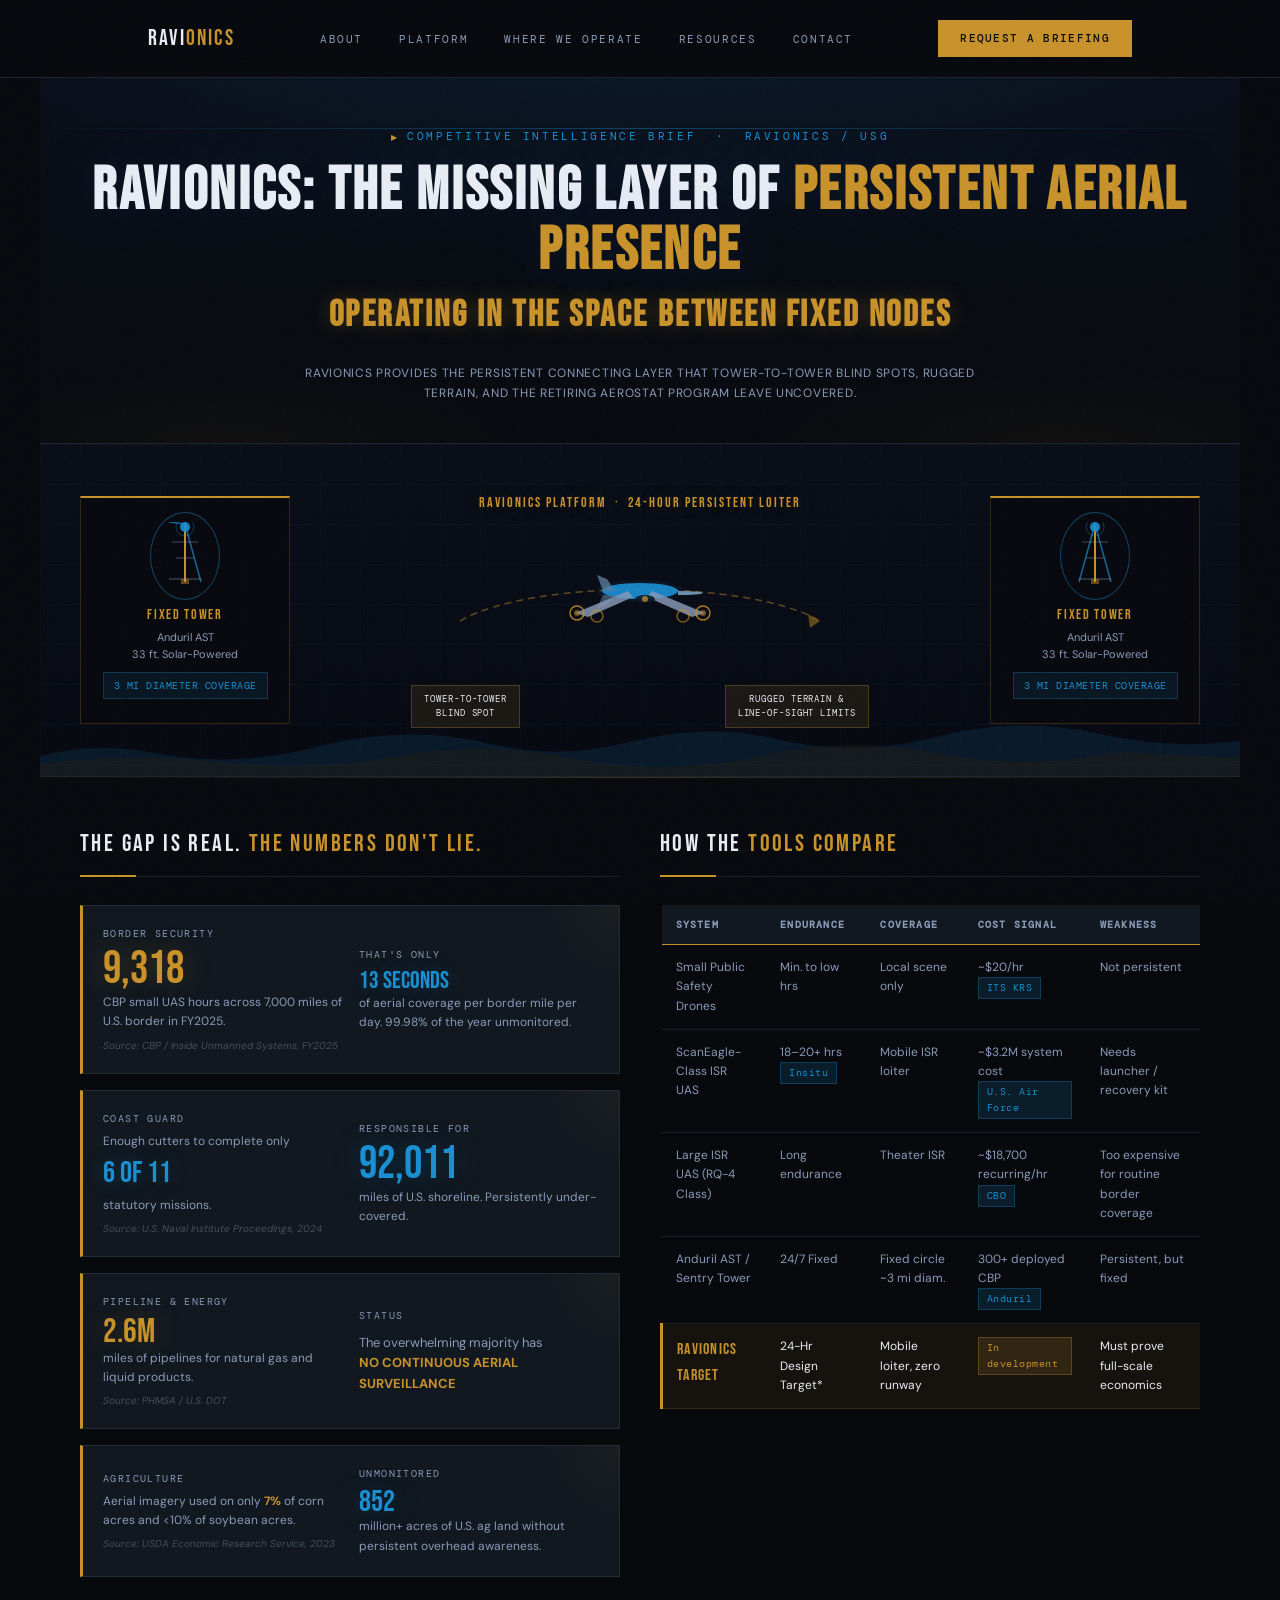
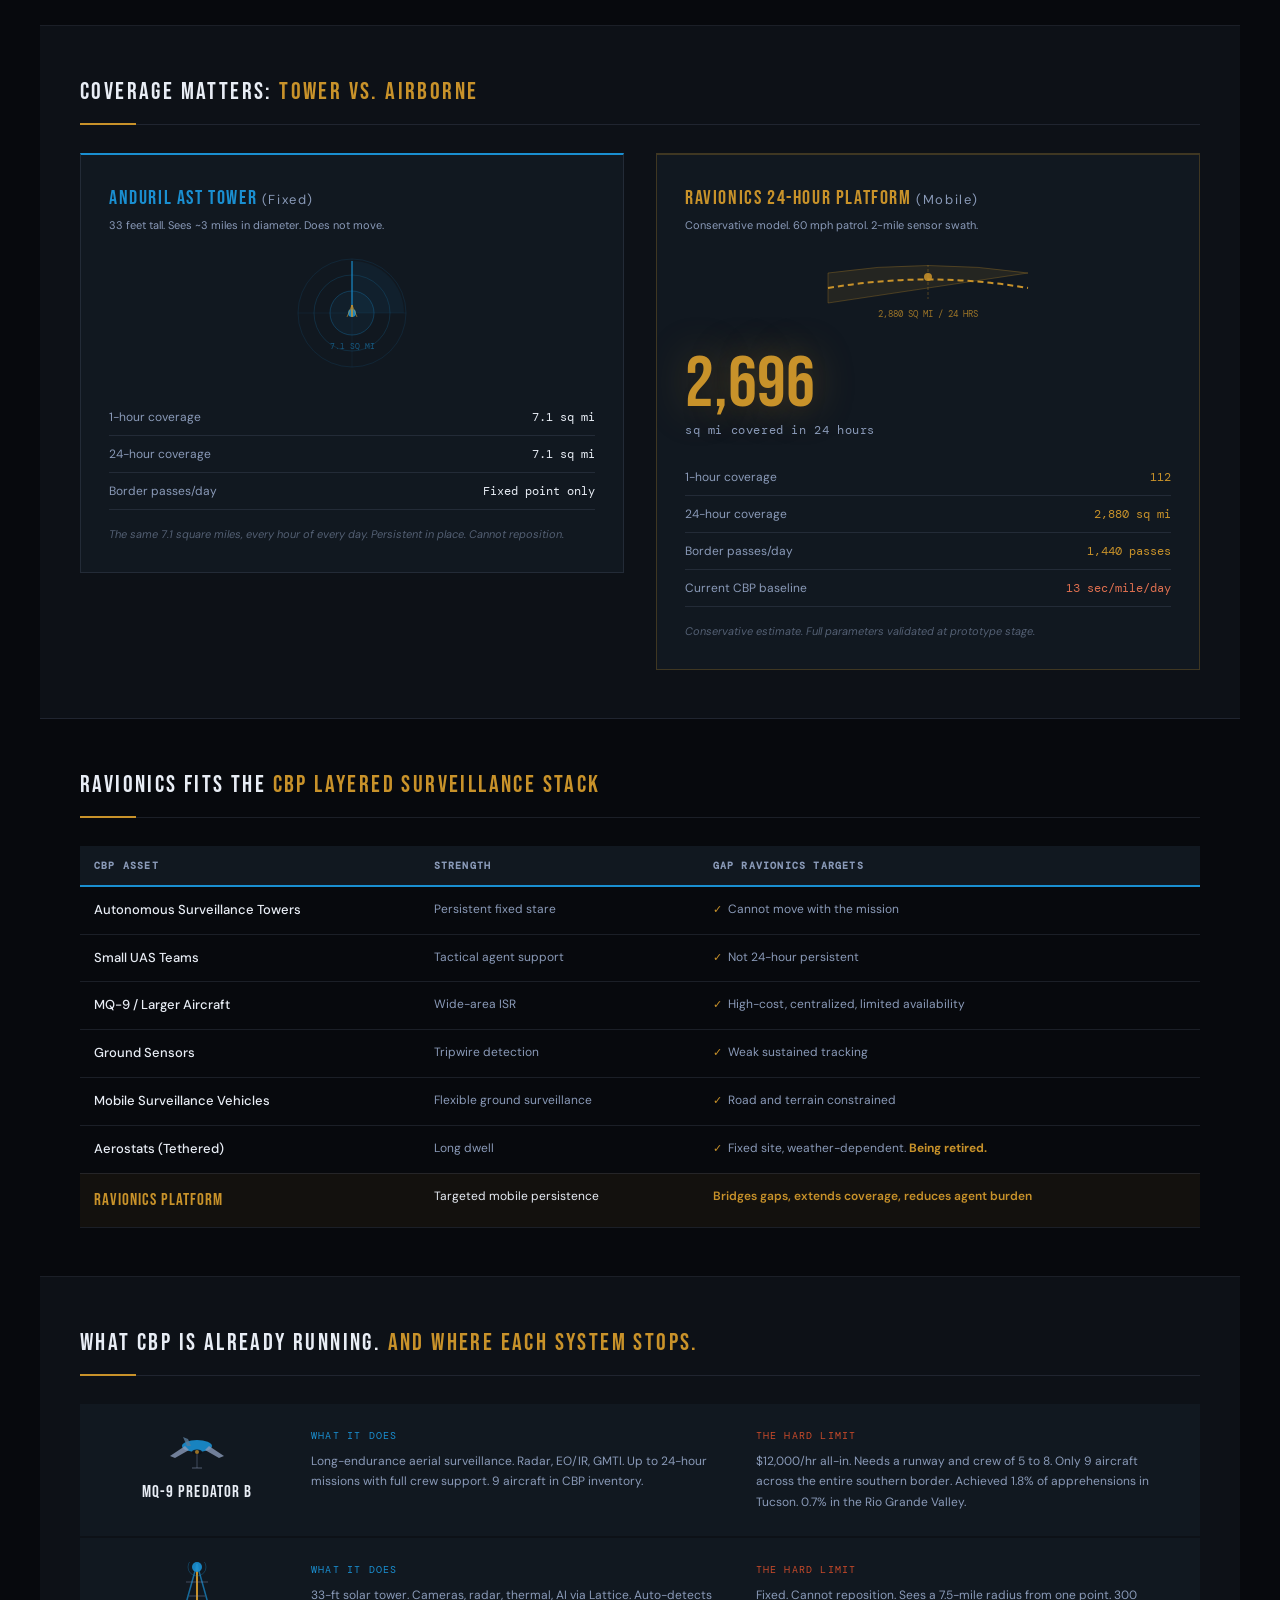
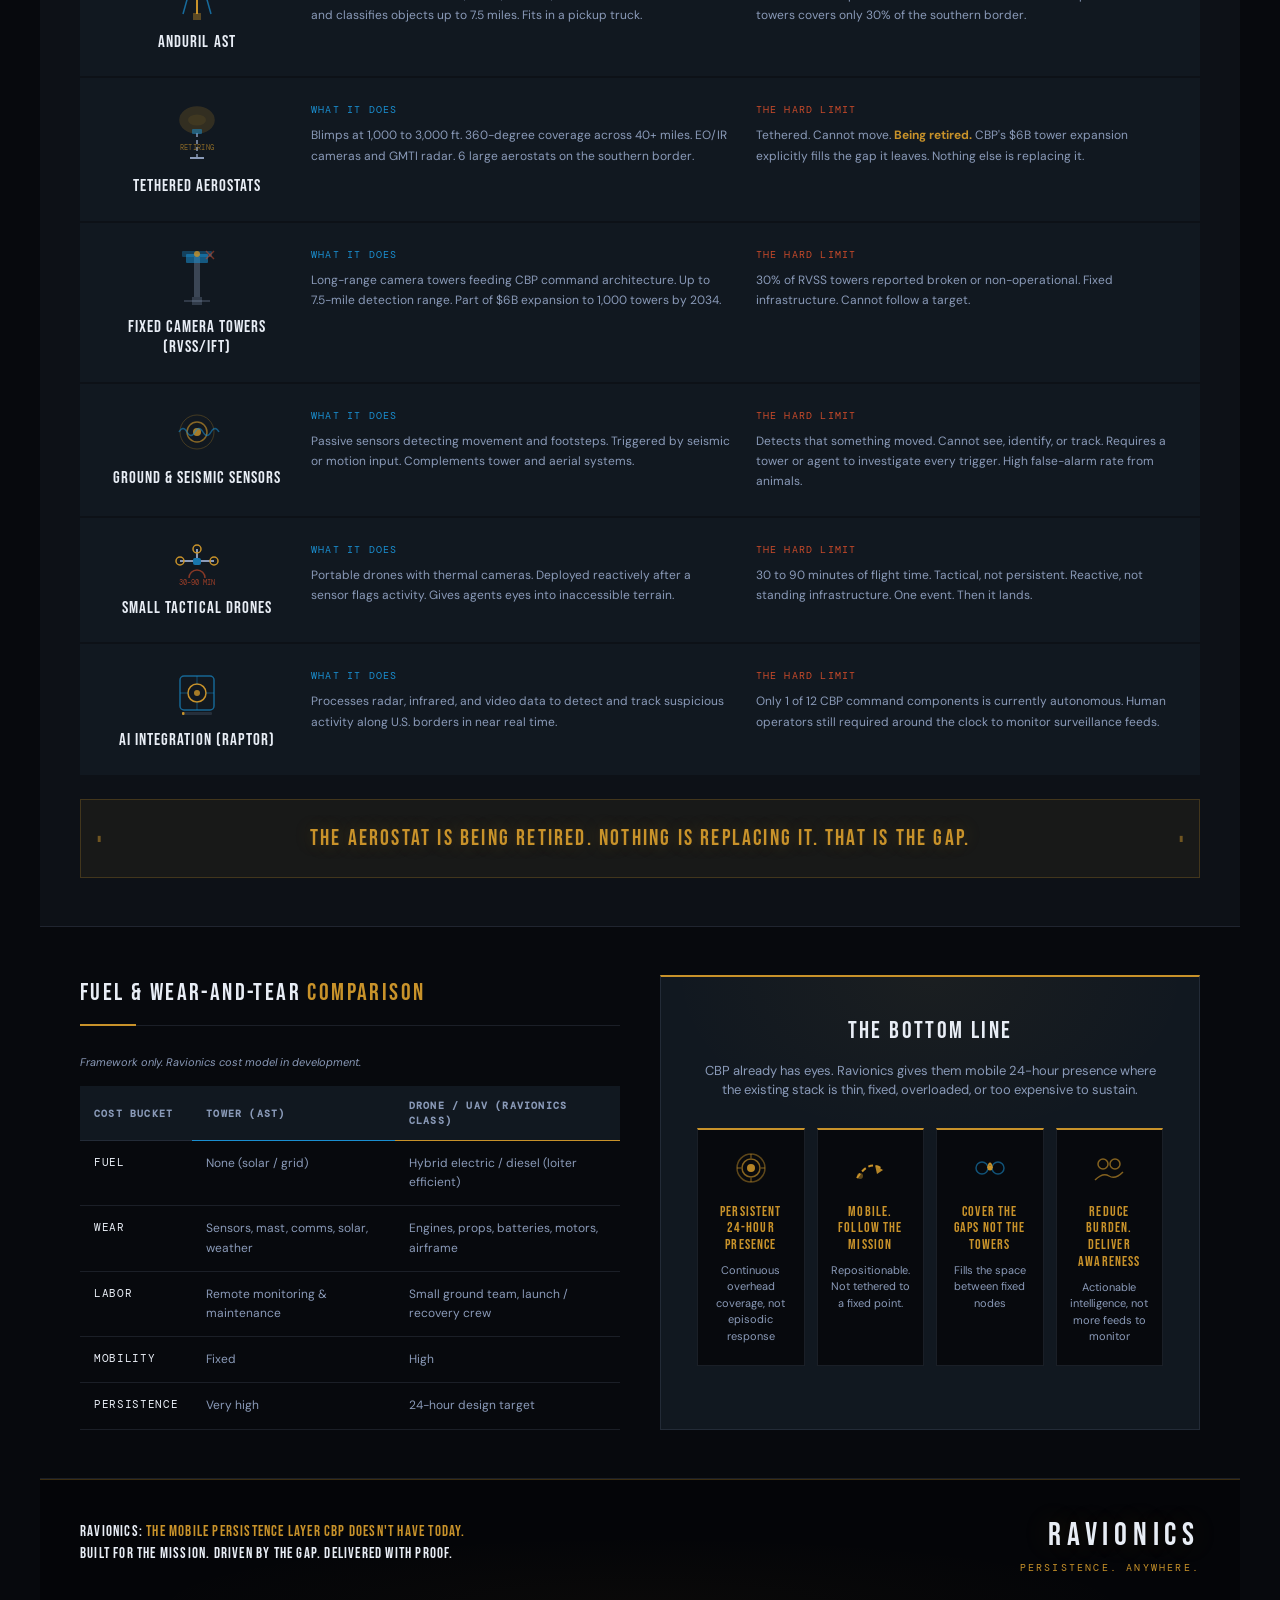
<file: ravionics-infographic.html>
<!DOCTYPE html>
<html lang="en">
<head>
<meta charset="UTF-8">
<meta name="viewport" content="width=device-width, initial-scale=1.0">
<title>Ravionics: The Missing Layer of Persistent Aerial Presence</title>
<meta name="description" content="A Ravionics visual brief showing the missing layer of persistent aerial presence for mobile border and infrastructure coverage.">
<meta property="og:type" content="website">
<meta property="og:site_name" content="Ravionics">
<meta property="og:url" content="https://ravionics.com/ravionics-infographic.html">
<meta property="og:title" content="Ravionics: The Missing Layer of Persistent Aerial Presence">
<meta property="og:description" content="A Ravionics visual brief showing the missing layer of persistent aerial presence for mobile border and infrastructure coverage.">
<meta property="og:image" content="https://ravionics.com/og-image.png">
<meta property="og:image:width" content="1200">
<meta property="og:image:height" content="630">
<meta property="og:image:alt" content="Ravionics: an unarmed, uncrewed tilt-wing aircraft">
<meta name="twitter:card" content="summary_large_image">
<meta name="twitter:title" content="Ravionics: The Missing Layer of Persistent Aerial Presence">
<meta name="twitter:description" content="A Ravionics visual brief showing the missing layer of persistent aerial presence for mobile border and infrastructure coverage.">
<meta name="twitter:image" content="https://ravionics.com/og-image.png">
<meta name="twitter:image:alt" content="Ravionics: an unarmed, uncrewed tilt-wing aircraft">
<link rel="canonical" href="https://ravionics.com/ravionics-infographic.html">
<link href="https://fonts.googleapis.com/css2?family=Bebas+Neue&family=DM+Sans:wght@300;400;500;600&family=DM+Mono:wght@400;500&display=swap" rel="stylesheet">
<style>
  :root {
    --gold: #C8922A;
    --ice: #1A8FD1;
    --bg: #07090D;
    --surface: #0D1117;
    --surface2: #111820;
    --body: #8A9AB8;
    --white: #E8EDF5;
    --danger: #C84A2A;
    --border: rgba(138,154,184,0.15);
    --gold-faint: rgba(200,146,42,0.08);
  }
  * { box-sizing: border-box; margin: 0; padding: 0; }
  body {
    background: var(--bg);
    color: var(--white);
    font-family: 'DM Sans', sans-serif;
    font-size: 14px;
    line-height: 1.5;
    overflow-x: hidden;
  }
  body::after {
    content: '';
    position: fixed;
    inset: 0;
    pointer-events: none;
    z-index: 9999;
    opacity: 0.03;
    background-image: url("data:image/svg+xml,%3Csvg viewBox='0 0 200 200' xmlns='http://www.w3.org/2000/svg'%3E%3Cfilter id='n'%3E%3CfeTurbulence type='fractalNoise' baseFrequency='0.85' numOctaves='4' stitchTiles='stitch'/%3E%3C/filter%3E%3Crect width='100%25' height='100%25' filter='url(%23n)'/%3E%3C/svg%3E");
    background-size: 160px 160px;
  }
  .infographic { max-width: 1200px; margin: 0 auto; padding-top: 72px; }

  /* NAV */
  nav {
    position: fixed;
    top: 0; left: 0; right: 0;
    z-index: 500;
    display: flex;
    justify-content: center;
    background: rgba(7,9,13,0.9);
    backdrop-filter: blur(16px);
    -webkit-backdrop-filter: blur(16px);
    border-bottom: 1px solid #1C2233;
    animation: slideDown 0.6s ease both;
  }
  .nav-inner {
    width: 100%;
    max-width: 1080px;
    display: flex;
    align-items: center;
    justify-content: space-between;
    padding: 20px 48px;
  }
  .nav-logo {
    font-family: 'Bebas Neue', sans-serif;
    font-size: 22px;
    letter-spacing: 0.1em;
    color: #E8EDF5;
    text-decoration: none;
    transition: color 0.2s;
  }
  .nav-logo span { color: #C8922A; }
  .nav-logo:hover { color: #C8922A; }
  .nav-links {
    display: flex;
    gap: 36px;
    list-style: none;
  }
  .nav-links li { position: relative; }
  .nav-links a {
    font-family: 'DM Mono', monospace;
    font-size: 11px;
    letter-spacing: 0.15em;
    text-transform: uppercase;
    color: #8A9AB8;
    text-decoration: none;
    transition: color 0.2s;
    position: relative;
  }
  .nav-links a::after {
    content: '';
    position: absolute;
    bottom: -2px; left: 0;
    width: 0; height: 1px;
    background: #C8922A;
    transition: width 0.3s ease;
  }
  .nav-links a:hover { color: #C8922A; }
  .nav-links a:hover::after { width: 100%; }
  .dropdown { position: relative; }
  .dropdown-menu {
    position: absolute;
    top: calc(100% + 14px);
    left: 50%;
    transform: translateX(-50%);
    min-width: 260px;
    background: #07090D;
    border: 1px solid rgba(138,154,184,0.15);
    border-top: 2px solid #C8922A;
    list-style: none;
    opacity: 0;
    visibility: hidden;
    transition: opacity 0.2s ease, visibility 0.2s ease;
    z-index: 600;
  }
  .dropdown:hover .dropdown-menu {
    opacity: 1;
    visibility: visible;
  }
  .dropdown-menu a {
    display: block;
    padding: 12px 20px;
    color: #8A9AB8;
    text-align: center;
    white-space: nowrap;
  }
  .dropdown-menu a:hover { color: #C8922A; }
  .dropdown-menu a::after { display: none; }
  .nav-cta {
    font-family: 'DM Mono', monospace;
    font-size: 11px;
    letter-spacing: 0.12em;
    text-transform: uppercase;
    color: #07090D;
    background: #C8922A;
    padding: 10px 22px;
    text-decoration: none;
    font-weight: 500;
    transition: background 0.2s, transform 0.15s;
  }
  .nav-cta:hover { background: #9A6E1E; transform: translateY(-1px); }
  .hamburger {
    display: none;
    flex-direction: column;
    gap: 5px;
    cursor: pointer;
    background: none;
    border: none;
    padding: 4px;
  }
  .hamburger span {
    display: block;
    width: 24px; height: 2px;
    background: #E8EDF5;
    transition: all 0.3s;
  }
  .mobile-menu {
    display: none;
    position: fixed;
    top: 64px; left: 0; right: 0;
    background: rgba(7,9,13,0.98);
    border-bottom: 1px solid #1C2233;
    padding: 24px;
    z-index: 499;
    flex-direction: column;
    align-items: center;
    gap: 20px;
  }
  .mobile-menu.open { display: flex; }
  .mobile-menu a {
    font-family: 'DM Mono', monospace;
    font-size: 13px;
    letter-spacing: 0.15em;
    text-transform: uppercase;
    color: #8A9AB8;
    text-decoration: none;
    transition: color 0.2s;
  }
  .mobile-menu a:hover { color: #C8922A; }
  .mobile-menu .nav-cta { margin-top: 8px; }

  @keyframes drift {
    0%   { transform: translateX(-50px) translateY(3px); opacity:0; }
    8%   { opacity: 1; }
    92%  { opacity: 1; }
    100% { transform: translateX(50px) translateY(-3px); opacity:0; }
  }
  @keyframes pulse-ring {
    0%   { transform: scale(1); opacity: 0.5; }
    100% { transform: scale(2.4); opacity: 0; }
  }
  @keyframes scanline {
    0%   { top: -2px; }
    100% { top: 100%; }
  }
  @keyframes fadeUp {
    from { opacity: 0; transform: translateY(18px); }
    to   { opacity: 1; transform: translateY(0); }
  }
  @keyframes slideDown {
    from { opacity: 0; transform: translateY(-20px); }
    to   { opacity: 1; transform: translateY(0); }
  }
  @keyframes glow-pulse {
    0%,100% { box-shadow: 0 0 6px rgba(200,146,42,0.15); }
    50%      { box-shadow: 0 0 22px rgba(200,146,42,0.45), 0 0 44px rgba(200,146,42,0.12); }
  }
  @keyframes radar-sweep {
    from { transform: rotate(0deg); }
    to   { transform: rotate(360deg); }
  }
  @keyframes float {
    0%,100% { transform: translateY(0px); }
    50%      { transform: translateY(-5px); }
  }

  /* HEADER */
  .header {
    background: linear-gradient(180deg, #080d18 0%, #07090D 100%);
    text-align: center;
    padding: 56px 40px 40px;
    border-bottom: 1px solid var(--border);
    position: relative;
    overflow: hidden;
  }
  .header::before {
    content: '';
    position: absolute;
    inset: 0;
    background: radial-gradient(ellipse 100% 80% at 50% -10%, rgba(26,143,209,0.09) 0%, transparent 60%),
                radial-gradient(ellipse 50% 40% at 15% 100%, rgba(200,146,42,0.04) 0%, transparent 50%),
                radial-gradient(ellipse 50% 40% at 85% 100%, rgba(200,146,42,0.04) 0%, transparent 50%);
    pointer-events: none;
  }
  .scanline {
    position: absolute;
    left: 0; right: 0;
    height: 1px;
    background: linear-gradient(90deg, transparent, rgba(26,143,209,0.4), transparent);
    animation: scanline 7s linear infinite;
    pointer-events: none;
  }
  .header-eyebrow {
    font-family: 'DM Mono', monospace;
    font-size: 11px;
    letter-spacing: 0.24em;
    color: var(--ice);
    text-transform: uppercase;
    margin-bottom: 16px;
    opacity: 0;
    animation: fadeUp 0.6s ease 0.1s forwards;
  }
  .header-eyebrow::before { content: '▶ '; color: var(--gold); font-size: 8px; }
  .header h1 {
    font-family: 'Bebas Neue', sans-serif;
    font-size: clamp(30px, 5vw, 60px);
    letter-spacing: 0.04em;
    line-height: 1.0;
    color: var(--white);
    margin-bottom: 8px;
    opacity: 0;
    animation: fadeUp 0.6s ease 0.25s forwards;
    text-shadow: 0 0 60px rgba(26,143,209,0.2);
  }
  .header h1 span { color: var(--gold); }
  .header h2 {
    font-family: 'Bebas Neue', sans-serif;
    font-size: clamp(18px, 3vw, 36px);
    letter-spacing: 0.07em;
    color: var(--gold);
    margin-bottom: 20px;
    opacity: 0;
    animation: fadeUp 0.6s ease 0.4s forwards;
    text-shadow: 0 0 20px rgba(200,146,42,0.3);
  }
  .header-sub {
    font-size: 12px;
    color: var(--body);
    max-width: 680px;
    margin: 0 auto;
    line-height: 1.7;
    text-transform: uppercase;
    letter-spacing: 0.06em;
    opacity: 0;
    animation: fadeUp 0.6s ease 0.55s forwards;
  }

  /* HERO */
  .hero-visual {
    background: linear-gradient(180deg, #080d18 0%, #060810 100%);
    padding: 48px 40px;
    display: grid;
    grid-template-columns: 210px 1fr 210px;
    gap: 24px;
    align-items: center;
    border-bottom: 1px solid var(--border);
    position: relative;
    overflow: hidden;
    min-height: 290px;
  }
  .hero-visual::before {
    content: '';
    position: absolute;
    inset: 0;
    background-image: linear-gradient(rgba(26,143,209,0.035) 1px, transparent 1px),
                      linear-gradient(90deg, rgba(26,143,209,0.035) 1px, transparent 1px);
    background-size: 40px 40px;
    pointer-events: none;
  }
  .hero-terrain {
    position: absolute;
    bottom: 0; left: 0; right: 0;
    height: 70px;
    opacity: 0.12;
    pointer-events: none;
  }
  .tower-card {
    background: rgba(7,9,13,0.88);
    border: 1px solid rgba(200,146,42,0.22);
    border-top: 2px solid var(--gold);
    padding: 24px 16px;
    text-align: center;
    position: relative;
    z-index: 2;
    transition: box-shadow 0.3s, border-color 0.3s;
  }
  .tower-card:hover {
    box-shadow: 0 0 24px rgba(200,146,42,0.2), 0 0 48px rgba(200,146,42,0.08);
    border-color: rgba(200,146,42,0.5);
  }
  .tower-icon-wrap {
    position: relative;
    display: inline-block;
    margin-bottom: 14px;
  }
  .pulse-ring {
    position: absolute;
    inset: -10px;
    border-radius: 50%;
    border: 1px solid rgba(26,143,209,0.3);
    animation: pulse-ring 2.8s ease-out infinite;
  }
  .pulse-ring-2 {
    position: absolute;
    inset: -10px;
    border-radius: 50%;
    border: 1px solid rgba(26,143,209,0.2);
    animation: pulse-ring 2.8s ease-out 1.4s infinite;
  }
  .tower-label {
    font-family: 'Bebas Neue', sans-serif;
    font-size: 14px;
    letter-spacing: 0.12em;
    color: var(--gold);
    margin-bottom: 4px;
  }
  .tower-sublabel { font-size: 11px; color: var(--body); line-height: 1.5; margin-bottom: 10px; }
  .tower-coverage {
    font-family: 'DM Mono', monospace;
    font-size: 10px;
    color: var(--ice);
    background: rgba(26,143,209,0.1);
    border: 1px solid rgba(26,143,209,0.25);
    padding: 5px 10px;
    display: inline-block;
    letter-spacing: 0.05em;
  }
  .hero-center { text-align: center; position: relative; z-index: 2; }
  .aircraft-label {
    font-family: 'Bebas Neue', sans-serif;
    font-size: 14px;
    letter-spacing: 0.14em;
    color: var(--gold);
    margin-bottom: 16px;
    text-shadow: 0 0 20px rgba(200,146,42,0.3);
  }
  .aircraft-mover { animation: drift 9s ease-in-out infinite; display: inline-block; }
  .gap-labels { display: flex; justify-content: space-around; margin-top: 20px; gap: 10px; }
  .gap-tag {
    font-family: 'DM Mono', monospace;
    font-size: 9px;
    letter-spacing: 0.1em;
    color: var(--white);
    background: rgba(200,146,42,0.1);
    border: 1px solid rgba(200,146,42,0.28);
    padding: 7px 12px;
    text-transform: uppercase;
    line-height: 1.5;
  }

  /* SECTIONS */
  .section { padding: 48px 40px; border-bottom: 1px solid var(--border); position: relative; }
  .section-alt { background: var(--surface); }
  .section-title {
    font-family: 'Bebas Neue', sans-serif;
    font-size: 24px;
    letter-spacing: 0.1em;
    color: var(--white);
    margin-bottom: 28px;
    padding-bottom: 14px;
    border-bottom: 1px solid var(--border);
    position: relative;
  }
  .section-title::after {
    content: '';
    position: absolute;
    bottom: -1px; left: 0;
    width: 56px; height: 2px;
    background: var(--gold);
  }
  .section-title span { color: var(--gold); }
  .two-col { display: grid; grid-template-columns: 1fr 1fr; gap: 40px; }

  /* STAT CARDS */
  .stat-grid { display: grid; gap: 16px; }
  .stat-card {
    background: var(--surface2);
    border: 1px solid var(--border);
    border-left: 3px solid var(--gold);
    padding: 20px;
    display: grid;
    grid-template-columns: 1fr 1fr;
    gap: 16px;
    align-items: center;
    position: relative;
    overflow: hidden;
    transition: transform 0.2s, box-shadow 0.2s;
  }
  .stat-card::before {
    content: '';
    position: absolute;
    top: 0; right: 0;
    width: 80px; height: 80px;
    background: radial-gradient(circle at top right, rgba(200,146,42,0.05), transparent 70%);
    pointer-events: none;
  }
  .stat-card:hover { transform: translateX(3px); box-shadow: -3px 0 0 var(--gold), 5px 0 20px rgba(200,146,42,0.1); }
  .stat-label { font-family: 'DM Mono', monospace; font-size: 10px; letter-spacing: 0.14em; color: var(--body); text-transform: uppercase; margin-bottom: 6px; }
  .stat-number { font-family: 'Bebas Neue', sans-serif; font-size: 46px; line-height: 1; color: var(--gold); text-shadow: 0 0 28px rgba(200,146,42,0.28); }
  .stat-number.ice { color: var(--ice); text-shadow: 0 0 28px rgba(26,143,209,0.28); }
  .stat-detail { font-size: 12px; color: var(--body); line-height: 1.6; }
  .stat-highlight { font-family: 'Bebas Neue', sans-serif; font-size: 24px; color: var(--ice); line-height: 1.1; text-shadow: 0 0 18px rgba(26,143,209,0.28); }
  .stat-source { font-size: 10px; color: rgba(138,154,184,0.42); margin-top: 6px; font-style: italic; }

  /* TABLES */
  .compare-table, .stack-table, .fuel-table { width: 100%; border-collapse: collapse; font-size: 12px; }
  .compare-table th, .stack-table th, .fuel-table th {
    font-family: 'DM Mono', monospace;
    font-size: 10px;
    letter-spacing: 0.12em;
    text-transform: uppercase;
    color: var(--body);
    padding: 12px 14px;
    text-align: left;
    background: var(--surface2);
  }
  .compare-table th { border-bottom: 1px solid var(--gold); }
  .stack-table th { border-bottom: 2px solid var(--ice); }
  .fuel-table th { border-bottom: 1px solid var(--border); }
  .fuel-table th:nth-child(2) { border-bottom-color: var(--ice); }
  .fuel-table th:nth-child(3) { border-bottom-color: var(--gold); }
  .compare-table td, .stack-table td, .fuel-table td {
    padding: 13px 14px;
    border-bottom: 1px solid var(--border);
    vertical-align: top;
    color: var(--body);
    line-height: 1.6;
    transition: background 0.2s;
  }
  .compare-table tr:hover td, .stack-table tr:hover td, .fuel-table tr:hover td { background: rgba(26,143,209,0.03); }
  .compare-table tr.ravionics-row td {
    background: var(--gold-faint);
    border-top: 1px solid rgba(200,146,42,0.25);
    border-bottom: 1px solid rgba(200,146,42,0.25);
    color: var(--white);
    animation: glow-pulse 3.5s ease-in-out infinite;
  }
  .compare-table tr.ravionics-row td:first-child { border-left: 3px solid var(--gold); color: var(--gold); font-family: 'Bebas Neue', sans-serif; font-size: 16px; letter-spacing: 0.08em; }
  .stack-table td:first-child { color: var(--white); font-weight: 500; font-size: 13px; }
  .stack-table tr.ravionics-final td { background: rgba(200,146,42,0.06); border-top: 1px solid rgba(200,146,42,0.25); }
  .stack-table tr.ravionics-final td:first-child { color: var(--gold); font-family: 'Bebas Neue', sans-serif; font-size: 17px; letter-spacing: 0.06em; }
  .fuel-table td:first-child { font-family: 'DM Mono', monospace; font-size: 11px; letter-spacing: 0.06em; color: var(--white); text-transform: uppercase; }
  .tag { display: inline-block; font-family: 'DM Mono', monospace; font-size: 10px; padding: 2px 8px; letter-spacing: 0.05em; }
  .tag-gold { background: rgba(200,146,42,0.15); color: var(--gold); border: 1px solid rgba(200,146,42,0.3); }
  .tag-ice  { background: rgba(26,143,209,0.15);  color: var(--ice);  border: 1px solid rgba(26,143,209,0.3); }
  .check { color: var(--gold); margin-right: 6px; font-size: 11px; }

  /* COVERAGE */
  .coverage-grid { display: grid; grid-template-columns: 1fr 1fr; gap: 32px; align-items: start; }
  .coverage-card {
    background: var(--surface2);
    border: 1px solid var(--border);
    padding: 28px;
    position: relative;
    overflow: hidden;
    transition: box-shadow 0.3s;
  }
  .coverage-card.tower { border-top: 2px solid var(--ice); }
  .coverage-card.tower:hover { box-shadow: 0 0 24px rgba(26,143,209,0.15); }
  .coverage-card.ravionics { border-top: 2px solid var(--gold); border-color: rgba(200,146,42,0.25); }
  .coverage-card.ravionics:hover { box-shadow: 0 0 24px rgba(200,146,42,0.15); }
  .coverage-title { font-family: 'Bebas Neue', sans-serif; font-size: 20px; letter-spacing: 0.08em; margin-bottom: 4px; }
  .coverage-subtitle { font-size: 11px; color: var(--body); margin-bottom: 20px; }
  .coverage-big { font-family: 'Bebas Neue', sans-serif; font-size: 72px; line-height: 1; color: var(--gold); text-shadow: 0 0 40px rgba(200,146,42,0.35); }
  .coverage-unit { font-family: 'DM Mono', monospace; font-size: 12px; color: var(--body); margin-bottom: 20px; letter-spacing: 0.05em; }
  .coverage-row { display: flex; justify-content: space-between; align-items: center; padding: 9px 0; border-bottom: 1px solid var(--border); font-size: 12px; }
  .coverage-row-label { color: var(--body); }
  .coverage-row-val { font-family: 'DM Mono', monospace; color: var(--white); }
  .coverage-row-val.gold { color: var(--gold); }
  .coverage-note { margin-top: 16px; font-size: 11px; color: rgba(138,154,184,0.55); font-style: italic; line-height: 1.6; }

  /* SYSTEM CARDS */
  .system-grid { display: grid; gap: 2px; }
  .system-card {
    background: var(--surface2);
    border-left: 3px solid transparent;
    padding: 24px;
    display: grid;
    grid-template-columns: 180px 1fr 1fr;
    gap: 24px;
    align-items: start;
    transition: border-left-color 0.2s, background 0.2s;
  }
  .system-card:hover { border-left-color: var(--ice); background: rgba(26,143,209,0.025); }
  .system-card.retiring:hover { border-left-color: var(--gold); background: rgba(200,146,42,0.025); }
  .system-icon-wrap { display: flex; flex-direction: column; align-items: center; gap: 12px; }
  .system-name { font-family: 'Bebas Neue', sans-serif; font-size: 17px; letter-spacing: 0.06em; color: var(--white); text-align: center; line-height: 1.2; }
  .sys-label { font-family: 'DM Mono', monospace; font-size: 10px; letter-spacing: 0.12em; text-transform: uppercase; margin-bottom: 8px; }
  .sys-label.does { color: var(--ice); }
  .sys-label.limit { color: var(--danger); }
  .sys-text { font-size: 12px; color: var(--body); line-height: 1.7; }

  /* BOTTOM LINE */
  .bottom-line {
    background: var(--surface2);
    border: 1px solid var(--border);
    border-top: 2px solid var(--gold);
    padding: 36px;
    text-align: center;
    position: relative;
    overflow: hidden;
  }
  .bottom-line::before {
    content: '';
    position: absolute;
    inset: 0;
    background: radial-gradient(ellipse 80% 60% at 50% 0%, rgba(200,146,42,0.05), transparent 60%);
    pointer-events: none;
  }
  .bottom-line-title { font-family: 'Bebas Neue', sans-serif; font-size: 24px; letter-spacing: 0.1em; color: var(--white); margin-bottom: 12px; position: relative; }
  .bottom-line-sub { font-size: 13px; color: var(--body); max-width: 520px; margin: 0 auto 28px; position: relative; }
  .pillars { display: grid; grid-template-columns: repeat(4,1fr); gap: 12px; max-width: 760px; margin: 0 auto; position: relative; }
  .pillar {
    background: var(--bg);
    border: 1px solid var(--border);
    border-top: 2px solid var(--gold);
    padding: 20px 12px;
    text-align: center;
    transition: box-shadow 0.3s, transform 0.3s;
  }
  .pillar:hover { box-shadow: 0 0 20px rgba(200,146,42,0.2); transform: translateY(-3px); }
  .pillar-icon { margin-bottom: 12px; display: block; }
  .pillar-title { font-family: 'Bebas Neue', sans-serif; font-size: 14px; letter-spacing: 0.08em; color: var(--gold); margin-bottom: 8px; line-height: 1.2; }
  .pillar-sub { font-size: 11px; color: var(--body); line-height: 1.5; }

  /* AEROSTAT CALLOUT */
  .aerostat-callout {
    background: rgba(200,146,42,0.06);
    border: 1px solid rgba(200,146,42,0.24);
    padding: 22px 32px;
    text-align: center;
    margin-top: 24px;
    position: relative;
    animation: glow-pulse 4s ease-in-out infinite;
  }
  .aerostat-callout::before { content: '▮'; position: absolute; left: 16px; top: 50%; transform: translateY(-50%); color: var(--gold); font-size: 8px; opacity: 0.5; }
  .aerostat-callout::after  { content: '▮'; position: absolute; right: 16px; top: 50%; transform: translateY(-50%); color: var(--gold); font-size: 8px; opacity: 0.5; }
  .aerostat-callout p { font-family: 'Bebas Neue', sans-serif; font-size: 22px; letter-spacing: 0.1em; color: var(--gold); text-shadow: 0 0 18px rgba(200,146,42,0.28); }

  /* FOOTER */
  .footer {
    background: #040508;
    padding: 32px 40px;
    display: flex;
    justify-content: space-between;
    align-items: center;
    border-top: 1px solid rgba(200,146,42,0.28);
    position: relative;
    overflow: hidden;
  }
  .footer::before { content: ''; position: absolute; inset: 0; background: radial-gradient(ellipse 60% 80% at 50% 100%, rgba(200,146,42,0.03), transparent 70%); }
  .footer-tagline { font-family: 'Bebas Neue', sans-serif; font-size: 15px; letter-spacing: 0.08em; color: var(--white); line-height: 1.5; position: relative; }
  .footer-tagline span { color: var(--gold); }
  .footer-brand { text-align: right; position: relative; }
  .footer-brand-name { font-family: 'Bebas Neue', sans-serif; font-size: 32px; letter-spacing: 0.18em; color: var(--white); text-shadow: 0 0 28px rgba(200,146,42,0.18); }
  .footer-brand-sub { font-family: 'DM Mono', monospace; font-size: 10px; letter-spacing: 0.22em; color: var(--gold); text-transform: uppercase; }
  .gold-divider { height: 1px; background: linear-gradient(90deg, transparent, var(--gold), transparent); opacity: 0.28; }
  .radar-origin { transform-origin: 60px 60px; animation: radar-sweep 3.5s linear infinite; }

  @media (max-width: 900px) {
    nav { padding: 0; justify-content: center; }
    .nav-inner { padding: 16px 20px; }
    .nav-links { display: none; }
    .nav-cta { display: none; }
    .mobile-menu .nav-cta { display: block; }
    .hamburger { display: flex; position: absolute; right: 20px; top: 50%; transform: translateY(-50%); }
    .two-col, .coverage-grid { grid-template-columns: 1fr; }
    .hero-visual { grid-template-columns: 1fr; }
    .pillars { grid-template-columns: 1fr 1fr; }
    .system-card { grid-template-columns: 1fr; }
    .section { padding: 28px 20px; }
    .header { padding: 32px 20px 28px; }
    .footer { flex-direction: column; gap: 20px; text-align: center; }
    .footer-brand { text-align: center; }
  }
</style>
</head>
<body>
<!-- NAV -->
<nav>
  <div class="nav-inner">
    <a href="/#hero" class="nav-logo">RAVI<span>ONICS</span></a>
    <ul class="nav-links">
      <li><a href="/#about">About</a></li>
      <li><a href="/#platform">Platform</a></li>
      <li><a href="/#markets">Where We Operate</a></li>
      <li class="dropdown">
        <a href="/ravionics-infographic.html">Resources</a>
        <ul class="dropdown-menu">
          <li><a href="/ravionics-infographic.html">GAP MAP</a></li>
          <li><a href="/ravionics-cost-model.html">COVERAGE MODEL</a></li>
        </ul>
      </li>
      <li><a href="/#contact">Contact</a></li>
    </ul>
    <a href="/#contact" class="nav-cta">Request a Briefing</a>
    <button class="hamburger" id="hamburger" aria-label="Open menu">
      <span></span><span></span><span></span>
    </button>
  </div>
</nav>

<!-- MOBILE MENU -->
<div class="mobile-menu" id="mobileMenu">
  <a href="/#about" onclick="closeMobile()">About</a>
  <a href="/#platform" onclick="closeMobile()">Platform</a>
  <a href="/#markets" onclick="closeMobile()">Where We Operate</a>
  <a href="/ravionics-infographic.html" onclick="closeMobile()">GAP MAP</a>
  <a href="/ravionics-cost-model.html" onclick="closeMobile()">COVERAGE MODEL</a>
  <a href="/#contact" onclick="closeMobile()">Contact</a>
  <a href="/#contact" class="nav-cta" onclick="closeMobile()">Request a Briefing</a>
</div>

<div class="infographic">

<!-- HEADER -->
<div class="header">
  <div class="scanline"></div>
  <div class="header-eyebrow">Competitive Intelligence Brief &nbsp;·&nbsp; Ravionics / USG</div>
  <h1>RAVIONICS: THE MISSING LAYER OF <span>PERSISTENT AERIAL PRESENCE</span></h1>
  <h2>Operating in the Space Between Fixed Nodes</h2>
  <p class="header-sub">Ravionics provides the persistent connecting layer that tower-to-tower blind spots, rugged terrain, and the retiring aerostat program leave uncovered.</p>
</div>

<!-- HERO -->
<div class="hero-visual">
  <svg class="hero-terrain" viewBox="0 0 1200 70" preserveAspectRatio="none" xmlns="http://www.w3.org/2000/svg">
    <path d="M0,70 L0,50 Q60,35 120,48 Q200,62 280,40 Q370,18 450,38 Q520,54 590,36 Q670,16 740,34 Q820,52 900,30 Q980,10 1060,28 Q1130,44 1200,35 L1200,70 Z" fill="#1A8FD1"/>
    <path d="M0,70 L0,58 Q90,46 180,56 Q270,66 360,50 Q450,34 540,54 Q630,70 720,50 Q810,30 900,48 Q990,64 1080,46 L1200,52 L1200,70 Z" fill="#C8922A" opacity="0.5"/>
  </svg>

  <!-- LEFT TOWER -->
  <div class="tower-card">
    <div class="tower-icon-wrap">
      <div class="pulse-ring"></div>
      <div class="pulse-ring-2"></div>
      <svg width="50" height="62" viewBox="0 0 50 62" fill="none" xmlns="http://www.w3.org/2000/svg">
        <line x1="25" y1="2" x2="25" y2="60" stroke="#C8922A" stroke-width="2"/>
        <line x1="25" y1="2" x2="9"  x2="60" stroke="#1A8FD1" stroke-width="1.5" opacity="0.7"/>
        <line x1="25" y1="2" x2="41" y2="60" stroke="#1A8FD1" stroke-width="1.5" opacity="0.7"/>
        <line x1="12" y1="20" x2="38" y2="20" stroke="#8A9AB8" stroke-width="1" opacity="0.45"/>
        <line x1="16" y1="36" x2="34" y2="36" stroke="#8A9AB8" stroke-width="1" opacity="0.45"/>
        <line x1="9"  y1="57" x2="41" y2="57" stroke="#8A9AB8" stroke-width="1.5" opacity="0.35"/>
        <circle cx="25" cy="5" r="5" fill="#1A8FD1" opacity="0.9"/>
        <circle cx="25" cy="5" r="9" fill="none" stroke="#1A8FD1" stroke-width="1" opacity="0.35"/>
        <rect x="21" y="57" width="8" height="5" fill="#C8922A" opacity="0.45"/>
      </svg>
    </div>
    <div class="tower-label">Fixed Tower</div>
    <div class="tower-sublabel">Anduril AST<br>33 ft. Solar-Powered</div>
    <div class="tower-coverage">3 MI DIAMETER COVERAGE</div>
  </div>

  <!-- CENTER AIRCRAFT -->
  <div class="hero-center">
    <div class="aircraft-label">Ravionics Platform &nbsp;·&nbsp; 24-Hour Persistent Loiter</div>
    <div class="aircraft-mover">
      <svg width="390" height="130" viewBox="0 0 390 130" xmlns="http://www.w3.org/2000/svg">
        <path d="M15,92 C85,50 305,50 375,92" stroke="#C8922A" stroke-width="1.5" stroke-dasharray="7,5" fill="none" opacity="0.45"/>
        <polygon points="375,92 363,85 365,99" fill="#C8922A" opacity="0.45"/>
        <!-- Fuselage -->
        <ellipse cx="195" cy="62" rx="38" ry="8" fill="#1A8FD1" opacity="0.92"/>
        <path d="M233,62 Q255,62 258,64 Q255,66 233,66 Z" fill="#8ABFDF" opacity="0.75"/>
        <!-- Tail -->
        <path d="M158,62 L152,46 L162,50 L170,62" fill="#5A7A98" opacity="0.8"/>
        <path d="M158,66 L152,80 L162,76 L170,66" fill="#5A7A98" opacity="0.6"/>
        <!-- Wings -->
        <path d="M183,62 L130,84 L143,88 L188,68" fill="#8A9AB8" opacity="0.82"/>
        <path d="M207,62 L260,84 L247,88 L202,68" fill="#8A9AB8" opacity="0.82"/>
        <!-- Prop rings L -->
        <circle cx="132" cy="84" r="7"  fill="none" stroke="#C8922A" stroke-width="1.5" opacity="0.82"/>
        <circle cx="132" cy="84" r="3"  fill="#C8922A" opacity="0.55"/>
        <circle cx="152" cy="87" r="6"  fill="none" stroke="#C8922A" stroke-width="1.5" opacity="0.6"/>
        <!-- Prop rings R -->
        <circle cx="258" cy="84" r="7"  fill="none" stroke="#C8922A" stroke-width="1.5" opacity="0.82"/>
        <circle cx="258" cy="84" r="3"  fill="#C8922A" opacity="0.55"/>
        <circle cx="238" cy="87" r="6"  fill="none" stroke="#C8922A" stroke-width="1.5" opacity="0.6"/>
        <!-- Sensor pod -->
        <ellipse cx="200" cy="70" rx="10" ry="4" fill="#0D1117" opacity="0.9"/>
        <circle  cx="200" cy="70" r="3"  fill="#C8922A" opacity="0.75"/>
        <!-- Glow -->
        <ellipse cx="195" cy="62" rx="44" ry="11" fill="#1A8FD1" opacity="0.06"/>
      </svg>
    </div>
    <div class="gap-labels">
      <div class="gap-tag">Tower-to-Tower<br>Blind Spot</div>
      <div class="gap-tag">Rugged Terrain &amp;<br>Line-of-Sight Limits</div>
    </div>
  </div>

  <!-- RIGHT TOWER -->
  <div class="tower-card">
    <div class="tower-icon-wrap">
      <div class="pulse-ring"></div>
      <div class="pulse-ring-2"></div>
      <svg width="50" height="62" viewBox="0 0 50 62" fill="none" xmlns="http://www.w3.org/2000/svg">
        <line x1="25" y1="2" x2="25" y2="60" stroke="#C8922A" stroke-width="2"/>
        <line x1="25" y1="2" x2="9"  y2="60" stroke="#1A8FD1" stroke-width="1.5" opacity="0.7"/>
        <line x1="25" y1="2" x2="41" y2="60" stroke="#1A8FD1" stroke-width="1.5" opacity="0.7"/>
        <line x1="12" y1="20" x2="38" y2="20" stroke="#8A9AB8" stroke-width="1" opacity="0.45"/>
        <line x1="16" y1="36" x2="34" y2="36" stroke="#8A9AB8" stroke-width="1" opacity="0.45"/>
        <line x1="9"  y1="57" x2="41" y2="57" stroke="#8A9AB8" stroke-width="1.5" opacity="0.35"/>
        <circle cx="25" cy="5" r="5" fill="#1A8FD1" opacity="0.9"/>
        <circle cx="25" cy="5" r="9" fill="none" stroke="#1A8FD1" stroke-width="1" opacity="0.35"/>
        <rect x="21" y="57" width="8" height="5" fill="#C8922A" opacity="0.45"/>
      </svg>
    </div>
    <div class="tower-label">Fixed Tower</div>
    <div class="tower-sublabel">Anduril AST<br>33 ft. Solar-Powered</div>
    <div class="tower-coverage">3 MI DIAMETER COVERAGE</div>
  </div>
</div>
<div class="gold-divider"></div>

<!-- GAP STATS + COMPARE TABLE -->
<div class="section">
  <div class="two-col">
    <div>
      <div class="section-title">The Gap Is Real. <span>The Numbers Don't Lie.</span></div>
      <div class="stat-grid">
        <div class="stat-card">
          <div>
            <div class="stat-label">Border Security</div>
            <div class="stat-number" data-target="9620">0</div>
            <div class="stat-detail">CBP small UAS hours across 7,000 miles of U.S. border in FY2025.</div>
            <div class="stat-source">Source: CBP / Inside Unmanned Systems, FY2025</div>
          </div>
          <div>
            <div class="stat-label">That's Only</div>
            <div class="stat-highlight">13 SECONDS</div>
            <div class="stat-detail">of aerial coverage per border mile per day. 99.98% of the year unmonitored.</div>
          </div>
        </div>
        <div class="stat-card">
          <div>
            <div class="stat-label">Coast Guard</div>
            <div class="stat-detail">Enough cutters to complete only</div>
            <div class="stat-highlight" style="font-size:30px; margin:6px 0;">6 OF 11</div>
            <div class="stat-detail">statutory missions.</div>
            <div class="stat-source">Source: U.S. Naval Institute Proceedings, 2024</div>
          </div>
          <div>
            <div class="stat-label">Responsible For</div>
            <div class="stat-number ice" data-target="95000">0</div>
            <div class="stat-detail">miles of U.S. shoreline. Persistently under-covered.</div>
          </div>
        </div>
        <div class="stat-card">
          <div>
            <div class="stat-label">Pipeline &amp; Energy</div>
            <div class="stat-number" style="font-size:34px;">2.6M</div>
            <div class="stat-detail">miles of pipelines for natural gas and liquid products.</div>
            <div class="stat-source">Source: PHMSA / U.S. DOT</div>
          </div>
          <div>
            <div class="stat-label">Status</div>
            <div class="stat-detail" style="margin-top:10px; font-size:13px;">The overwhelming majority has<br><strong style="color:var(--gold);">NO CONTINUOUS AERIAL SURVEILLANCE</strong></div>
          </div>
        </div>
        <div class="stat-card">
          <div>
            <div class="stat-label">Agriculture</div>
            <div class="stat-detail">Aerial imagery used on only <strong style="color:var(--gold);">7%</strong> of corn acres and &lt;10% of soybean acres.</div>
            <div class="stat-source">Source: USDA Economic Research Service, 2023</div>
          </div>
          <div>
            <div class="stat-label">Unmonitored</div>
            <div class="stat-number ice" style="font-size:30px;" data-target="880">0</div>
            <div class="stat-detail">million+ acres of U.S. ag land without persistent overhead awareness.</div>
          </div>
        </div>
      </div>
    </div>

    <div>
      <div class="section-title">How the <span>Tools Compare</span></div>
      <table class="compare-table">
        <thead>
          <tr>
            <th>System</th><th>Endurance</th><th>Coverage</th><th>Cost Signal</th><th>Weakness</th>
          </tr>
        </thead>
        <tbody>
          <tr>
            <td>Small Public Safety Drones</td>
            <td>Min. to low hrs</td>
            <td>Local scene only</td>
            <td>~$20/hr<br><span class="tag tag-ice">ITS KRS</span></td>
            <td>Not persistent</td>
          </tr>
          <tr>
            <td>ScanEagle-Class ISR UAS</td>
            <td>18–20+ hrs<br><span class="tag tag-ice">Insitu</span></td>
            <td>Mobile ISR loiter</td>
            <td>~$3.2M system cost<br><span class="tag tag-ice">U.S. Air Force</span></td>
            <td>Needs launcher / recovery kit</td>
          </tr>
          <tr>
            <td>Large ISR UAS (RQ-4 Class)</td>
            <td>Long endurance</td>
            <td>Theater ISR</td>
            <td>~$18,700 recurring/hr<br><span class="tag tag-ice">CBO</span></td>
            <td>Too expensive for routine border coverage</td>
          </tr>
          <tr>
            <td>Anduril AST / Sentry Tower</td>
            <td>24/7 Fixed</td>
            <td>Fixed circle ~3 mi diam.</td>
            <td>300+ deployed CBP<br><span class="tag tag-ice">Anduril</span></td>
            <td>Persistent, but fixed</td>
          </tr>
          <tr class="ravionics-row">
            <td>RAVIONICS TARGET</td>
            <td>24-Hr Design Target*</td>
            <td>Mobile loiter, zero runway</td>
            <td><span class="tag tag-gold">In development</span></td>
            <td>Must prove full-scale economics</td>
          </tr>
        </tbody>
      </table>
    </div>
  </div>
</div>

<!-- COVERAGE -->
<div class="section section-alt">
  <div class="section-title">Coverage Matters: <span>Tower vs. Airborne</span></div>
  <div class="coverage-grid">

    <div class="coverage-card tower">
      <div class="coverage-title" style="color:var(--ice);">Anduril AST Tower <span style="font-family:'DM Sans'; font-size:13px; color:var(--body);">(Fixed)</span></div>
      <div class="coverage-subtitle">33 feet tall. Sees ~3 miles in diameter. Does not move.</div>
      <div style="text-align:center; margin:20px 0;">
        <svg width="120" height="120" viewBox="0 0 120 120" xmlns="http://www.w3.org/2000/svg">
          <circle cx="60" cy="60" r="54" fill="none" stroke="rgba(26,143,209,0.12)" stroke-width="1"/>
          <circle cx="60" cy="60" r="38" fill="none" stroke="rgba(26,143,209,0.18)" stroke-width="1"/>
          <circle cx="60" cy="60" r="22" fill="rgba(26,143,209,0.06)" stroke="rgba(26,143,209,0.3)" stroke-width="1"/>
          <line x1="60" y1="6"  x2="60" y2="114" stroke="rgba(26,143,209,0.08)" stroke-width="1"/>
          <line x1="6"  y1="60" x2="114" y2="60" stroke="rgba(26,143,209,0.08)" stroke-width="1"/>
          <g class="radar-origin">
            <line x1="60" y1="60" x2="60" y2="8" stroke="#1A8FD1" stroke-width="1.5" opacity="0.75"/>
            <path d="M60,60 L60,8 A52,52 0 0,1 112,60 Z" fill="rgba(26,143,209,0.07)"/>
          </g>
          <circle cx="60" cy="60" r="4" fill="#1A8FD1" opacity="0.9"/>
          <line x1="60" y1="52" x2="60" y2="64" stroke="#C8922A" stroke-width="1.5"/>
          <line x1="60" y1="52" x2="55" y2="64" stroke="#C8922A" stroke-width="1" opacity="0.6"/>
          <line x1="60" y1="52" x2="65" y2="64" stroke="#C8922A" stroke-width="1" opacity="0.6"/>
          <text x="60" y="96" text-anchor="middle" fill="#1A8FD1" font-family="DM Mono, monospace" font-size="8" opacity="0.55">7.1 SQ MI</text>
        </svg>
      </div>
      <div class="coverage-row"><span class="coverage-row-label">1-hour coverage</span><span class="coverage-row-val">7.1 sq mi</span></div>
      <div class="coverage-row"><span class="coverage-row-label">24-hour coverage</span><span class="coverage-row-val">7.1 sq mi</span></div>
      <div class="coverage-row"><span class="coverage-row-label">Border passes/day</span><span class="coverage-row-val">Fixed point only</span></div>
      <div class="coverage-note">The same 7.1 square miles, every hour of every day. Persistent in place. Cannot reposition.</div>
    </div>

    <div class="coverage-card ravionics">
      <div class="coverage-title" style="color:var(--gold);">Ravionics 24-Hour Platform <span style="font-family:'DM Sans'; font-size:13px; color:var(--body);">(Mobile)</span></div>
      <div class="coverage-subtitle">Conservative model. 60 mph patrol. 2-mile sensor swath.</div>
      <div style="text-align:center; margin:20px 0;">
        <svg width="220" height="70" viewBox="0 0 220 70" xmlns="http://www.w3.org/2000/svg">
          <path d="M10,20 Q110,5 210,20 Q110,35 10,50 Z" fill="rgba(200,146,42,0.1)" stroke="rgba(200,146,42,0.28)" stroke-width="1"/>
          <path d="M10,35 Q110,18 210,35" stroke="#C8922A" stroke-width="2" fill="none" stroke-dasharray="6,4"/>
          <circle cx="110" cy="24" r="4" fill="#C8922A" opacity="0.88"/>
          <line x1="110" y1="24" x2="110" y2="12" stroke="#C8922A" stroke-width="1" opacity="0.35" stroke-dasharray="3,2"/>
          <line x1="110" y1="24" x2="110" y2="46" stroke="#C8922A" stroke-width="1" opacity="0.35" stroke-dasharray="3,2"/>
          <text x="110" y="64" text-anchor="middle" fill="#C8922A" font-family="DM Mono, monospace" font-size="9" opacity="0.75">2,880 SQ MI / 24 HRS</text>
        </svg>
      </div>
      <div class="coverage-big" data-target="2880">0</div>
      <div class="coverage-unit">sq mi covered in 24 hours</div>
      <div class="coverage-row"><span class="coverage-row-label">1-hour coverage</span><span class="coverage-row-val gold" data-target="120">0</span></div>
      <div class="coverage-row"><span class="coverage-row-label">24-hour coverage</span><span class="coverage-row-val gold">2,880 sq mi</span></div>
      <div class="coverage-row"><span class="coverage-row-label">Border passes/day</span><span class="coverage-row-val gold">1,440 passes</span></div>
      <div class="coverage-row"><span class="coverage-row-label">Current CBP baseline</span><span class="coverage-row-val" style="color:#E07050;">13 sec/mile/day</span></div>
      <div class="coverage-note">Conservative estimate. Full parameters validated at prototype stage.</div>
    </div>

  </div>
</div>

<!-- CBP STACK TABLE -->
<div class="section">
  <div class="section-title">Ravionics Fits the <span>CBP Layered Surveillance Stack</span></div>
  <table class="stack-table">
    <thead><tr><th>CBP Asset</th><th>Strength</th><th>Gap Ravionics Targets</th></tr></thead>
    <tbody>
      <tr><td>Autonomous Surveillance Towers</td><td>Persistent fixed stare</td><td><span class="check">✓</span>Cannot move with the mission</td></tr>
      <tr><td>Small UAS Teams</td><td>Tactical agent support</td><td><span class="check">✓</span>Not 24-hour persistent</td></tr>
      <tr><td>MQ-9 / Larger Aircraft</td><td>Wide-area ISR</td><td><span class="check">✓</span>High-cost, centralized, limited availability</td></tr>
      <tr><td>Ground Sensors</td><td>Tripwire detection</td><td><span class="check">✓</span>Weak sustained tracking</td></tr>
      <tr><td>Mobile Surveillance Vehicles</td><td>Flexible ground surveillance</td><td><span class="check">✓</span>Road and terrain constrained</td></tr>
      <tr><td>Aerostats (Tethered)</td><td>Long dwell</td><td><span class="check">✓</span>Fixed site, weather-dependent. <strong style="color:var(--gold);">Being retired.</strong></td></tr>
      <tr class="ravionics-final">
        <td>RAVIONICS PLATFORM</td>
        <td style="color:var(--white);">Targeted mobile persistence</td>
        <td style="color:var(--gold); font-weight:600;">Bridges gaps, extends coverage, reduces agent burden</td>
      </tr>
    </tbody>
  </table>
</div>

<!-- WHAT CBP IS RUNNING -->
<div class="section section-alt">
  <div class="section-title">What CBP Is Already Running. <span>And Where Each System Stops.</span></div>
  <div class="system-grid">

    <!-- MQ-9 -->
    <div class="system-card">
      <div class="system-icon-wrap">
        <svg width="58" height="42" viewBox="0 0 58 42" fill="none" xmlns="http://www.w3.org/2000/svg">
          <ellipse cx="29" cy="18" rx="15" ry="6" fill="#1A8FD1" opacity="0.9"/>
          <path d="M17,18 L2,28 L7,30 L21,22" fill="#8A9AB8" opacity="0.8"/>
          <path d="M41,18 L56,28 L51,30 L37,22" fill="#8A9AB8" opacity="0.8"/>
          <path d="M19,18 L15,9 L20,11 L23,18" fill="#5A7A98" opacity="0.8"/>
          <ellipse cx="29" cy="24" rx="5" ry="2.5" fill="#0D1117" opacity="0.9"/>
          <circle cx="29" cy="24" r="2" fill="#C8922A" opacity="0.75"/>
          <line x1="29" y1="26" x2="29" y2="40" stroke="#8A9AB8" stroke-width="1" opacity="0.4"/>
          <line x1="24" y1="40" x2="34" y2="40" stroke="#8A9AB8" stroke-width="1.5" opacity="0.35"/>
        </svg>
        <div class="system-name">MQ-9 Predator B</div>
      </div>
      <div>
        <div class="sys-label does">What It Does</div>
        <div class="sys-text">Long-endurance aerial surveillance. Radar, EO/IR, GMTI. Up to 24-hour missions with full crew support. 9 aircraft in CBP inventory.</div>
      </div>
      <div>
        <div class="sys-label limit">The Hard Limit</div>
        <div class="sys-text">$12,000/hr all-in. Needs a runway and crew of 5 to 8. Only 9 aircraft across the entire southern border. Achieved 1.8% of apprehensions in Tucson. 0.7% in the Rio Grande Valley.</div>
      </div>
    </div>

    <!-- Anduril AST -->
    <div class="system-card">
      <div class="system-icon-wrap">
        <svg width="42" height="58" viewBox="0 0 42 58" fill="none" xmlns="http://www.w3.org/2000/svg">
          <line x1="21" y1="2"  x2="21" y2="52" stroke="#C8922A" stroke-width="2"/>
          <line x1="21" y1="2"  x2="7"  y2="52" stroke="#1A8FD1" stroke-width="1.5" opacity="0.7"/>
          <line x1="21" y1="2"  x2="35" y2="52" stroke="#1A8FD1" stroke-width="1.5" opacity="0.7"/>
          <line x1="10" y1="20" x2="32" y2="20" stroke="#8A9AB8" stroke-width="1" opacity="0.4"/>
          <line x1="13" y1="34" x2="29" y2="34" stroke="#8A9AB8" stroke-width="1" opacity="0.4"/>
          <circle cx="21" cy="5" r="5" fill="#1A8FD1" opacity="0.9"/>
          <circle cx="21" cy="5" r="9" fill="none" stroke="#1A8FD1" stroke-width="1" opacity="0.3"/>
          <rect x="17" y="51" width="8" height="7" fill="#C8922A" opacity="0.4"/>
        </svg>
        <div class="system-name">Anduril AST</div>
      </div>
      <div>
        <div class="sys-label does">What It Does</div>
        <div class="sys-text">33-ft solar tower. Cameras, radar, thermal, AI via Lattice. Auto-detects and classifies objects up to 7.5 miles. Fits in a pickup truck.</div>
      </div>
      <div>
        <div class="sys-label limit">The Hard Limit</div>
        <div class="sys-text">Fixed. Cannot reposition. Sees a 7.5-mile radius from one point. 300 towers covers only 30% of the southern border.</div>
      </div>
    </div>

    <!-- Tethered Aerostat -->
    <div class="system-card retiring">
      <div class="system-icon-wrap">
        <svg width="52" height="62" viewBox="0 0 52 62" fill="none" xmlns="http://www.w3.org/2000/svg">
          <ellipse cx="26" cy="18" rx="17" ry="13" fill="#C8922A" opacity="0.18" stroke="#C8922A" stroke-width="1.5"/>
          <ellipse cx="26" cy="18" rx="9"  ry="5.5" fill="#C8922A" opacity="0.1"/>
          <line x1="26" y1="31" x2="26" y2="56" stroke="#8A9AB8" stroke-width="1.5" stroke-dasharray="4,3"/>
          <line x1="19" y1="56" x2="33" y2="56" stroke="#8A9AB8" stroke-width="2"/>
          <rect x="21" y="27" width="10" height="5" rx="1" fill="#1A8FD1" opacity="0.5"/>
          <text x="26" y="48" text-anchor="middle" fill="#C8922A" font-family="DM Mono, monospace" font-size="7" opacity="0.65" letter-spacing="0.05em">RETIRING</text>
        </svg>
        <div class="system-name">Tethered Aerostats</div>
      </div>
      <div>
        <div class="sys-label does">What It Does</div>
        <div class="sys-text">Blimps at 1,000 to 3,000 ft. 360-degree coverage across 40+ miles. EO/IR cameras and GMTI radar. 6 large aerostats on the southern border.</div>
      </div>
      <div>
        <div class="sys-label limit">The Hard Limit</div>
        <div class="sys-text">Tethered. Cannot move. <strong style="color:var(--gold);">Being retired.</strong> CBP's $6B tower expansion explicitly fills the gap it leaves. Nothing else is replacing it.</div>
      </div>
    </div>

    <!-- RVSS -->
    <div class="system-card">
      <div class="system-icon-wrap">
        <svg width="46" height="58" viewBox="0 0 46 58" fill="none" xmlns="http://www.w3.org/2000/svg">
          <rect x="20" y="10" width="6" height="40" fill="#8A9AB8" opacity="0.35"/>
          <rect x="12" y="7"  width="22" height="9" rx="1" fill="#1A8FD1" opacity="0.55"/>
          <rect x="8"  y="4"  width="30" height="6" rx="1" fill="#1A8FD1" opacity="0.35"/>
          <circle cx="23" cy="7" r="3" fill="#C8922A" opacity="0.82"/>
          <rect x="18" y="50" width="10" height="8" fill="#8A9AB8" opacity="0.28"/>
          <line x1="10" y1="54" x2="36" y2="54" stroke="#8A9AB8" stroke-width="1.5" opacity="0.35"/>
          <!-- Broken X -->
          <line x1="32" y1="4"  x2="40" y2="12" stroke="#C84A2A" stroke-width="1.5" opacity="0.55"/>
          <line x1="40" y1="4"  x2="32" y2="12" stroke="#C84A2A" stroke-width="1.5" opacity="0.55"/>
        </svg>
        <div class="system-name">Fixed Camera Towers (RVSS/IFT)</div>
      </div>
      <div>
        <div class="sys-label does">What It Does</div>
        <div class="sys-text">Long-range camera towers feeding CBP command architecture. Up to 7.5-mile detection range. Part of $6B expansion to 1,000 towers by 2034.</div>
      </div>
      <div>
        <div class="sys-label limit">The Hard Limit</div>
        <div class="sys-text">30% of RVSS towers reported broken or non-operational. Fixed infrastructure. Cannot follow a target.</div>
      </div>
    </div>

    <!-- Ground Sensors -->
    <div class="system-card">
      <div class="system-icon-wrap">
        <svg width="48" height="48" viewBox="0 0 48 48" fill="none" xmlns="http://www.w3.org/2000/svg">
          <circle cx="24" cy="24" r="10" fill="none" stroke="#C8922A" stroke-width="1.5" opacity="0.65"/>
          <circle cx="24" cy="24" r="17" fill="none" stroke="#C8922A" stroke-width="1"   opacity="0.28"/>
          <circle cx="24" cy="24" r="4"  fill="#C8922A" opacity="0.82"/>
          <path d="M6,24 Q10,17 14,24 Q18,31 22,24 Q26,17 30,24 Q34,31 38,24 Q42,17 46,24" fill="none" stroke="#1A8FD1" stroke-width="1.5" opacity="0.55"/>
        </svg>
        <div class="system-name">Ground &amp; Seismic Sensors</div>
      </div>
      <div>
        <div class="sys-label does">What It Does</div>
        <div class="sys-text">Passive sensors detecting movement and footsteps. Triggered by seismic or motion input. Complements tower and aerial systems.</div>
      </div>
      <div>
        <div class="sys-label limit">The Hard Limit</div>
        <div class="sys-text">Detects that something moved. Cannot see, identify, or track. Requires a tower or agent to investigate every trigger. High false-alarm rate from animals.</div>
      </div>
    </div>

    <!-- Small Tactical Drones -->
    <div class="system-card">
      <div class="system-icon-wrap">
        <svg width="50" height="44" viewBox="0 0 50 44" fill="none" xmlns="http://www.w3.org/2000/svg">
          <rect x="21" y="16" width="8" height="7" rx="2" fill="#1A8FD1" opacity="0.8"/>
          <line x1="21" y1="19" x2="8"  y2="19" stroke="#8A9AB8" stroke-width="2"/>
          <line x1="29" y1="19" x2="42" y2="19" stroke="#8A9AB8" stroke-width="2"/>
          <line x1="25" y1="16" x2="25" y2="7"  stroke="#8A9AB8" stroke-width="2"/>
          <circle cx="8"  cy="19" r="4" fill="none" stroke="#C8922A" stroke-width="1.5"/>
          <circle cx="42" cy="19" r="4" fill="none" stroke="#C8922A" stroke-width="1.5"/>
          <circle cx="25" cy="7"  r="4" fill="none" stroke="#C8922A" stroke-width="1.5"/>
          <path d="M17,36 A8,8 0 0,1 33,36" fill="none" stroke="#C84A2A" stroke-width="1.5" opacity="0.65"/>
          <text x="25" y="43" text-anchor="middle" fill="#C84A2A" font-family="DM Mono, monospace" font-size="7" opacity="0.75">30–90 MIN</text>
        </svg>
        <div class="system-name">Small Tactical Drones</div>
      </div>
      <div>
        <div class="sys-label does">What It Does</div>
        <div class="sys-text">Portable drones with thermal cameras. Deployed reactively after a sensor flags activity. Gives agents eyes into inaccessible terrain.</div>
      </div>
      <div>
        <div class="sys-label limit">The Hard Limit</div>
        <div class="sys-text">30 to 90 minutes of flight time. Tactical, not persistent. Reactive, not standing infrastructure. One event. Then it lands.</div>
      </div>
    </div>

    <!-- RAPTOR -->
    <div class="system-card">
      <div class="system-icon-wrap">
        <svg width="50" height="50" viewBox="0 0 50 50" fill="none" xmlns="http://www.w3.org/2000/svg">
          <rect x="8"  y="8"  width="34" height="34" rx="4" fill="none" stroke="#1A8FD1" stroke-width="1.5" opacity="0.65"/>
          <circle cx="25" cy="25" r="9" fill="none" stroke="#C8922A" stroke-width="1.5"/>
          <circle cx="25" cy="25" r="3" fill="#C8922A" opacity="0.82"/>
          <line x1="8"  y1="25" x2="16" y2="25" stroke="#1A8FD1" stroke-width="1" opacity="0.45"/>
          <line x1="34" y1="25" x2="42" y2="25" stroke="#1A8FD1" stroke-width="1" opacity="0.45"/>
          <line x1="25" y1="8"  x2="25" y2="16" stroke="#1A8FD1" stroke-width="1" opacity="0.45"/>
          <line x1="25" y1="34" x2="25" y2="42" stroke="#1A8FD1" stroke-width="1" opacity="0.45"/>
          <!-- 1-of-12 progress bar -->
          <rect x="10" y="44" width="30" height="3" rx="1" fill="rgba(138,154,184,0.18)"/>
          <rect x="10" y="44" width="2.5" height="3" rx="1" fill="#C8922A"/>
        </svg>
        <div class="system-name">AI Integration (RAPTOR)</div>
      </div>
      <div>
        <div class="sys-label does">What It Does</div>
        <div class="sys-text">Processes radar, infrared, and video data to detect and track suspicious activity along U.S. borders in near real time.</div>
      </div>
      <div>
        <div class="sys-label limit">The Hard Limit</div>
        <div class="sys-text">Only 1 of 12 CBP command components is currently autonomous. Human operators still required around the clock to monitor surveillance feeds.</div>
      </div>
    </div>

  </div>
  <div class="aerostat-callout">
    <p>The Aerostat Is Being Retired. Nothing Is Replacing It. That Is the Gap.</p>
  </div>
</div>

<!-- FUEL TABLE + BOTTOM LINE -->
<div class="section">
  <div class="two-col">
    <div>
      <div class="section-title">Fuel &amp; Wear-and-Tear <span>Comparison</span></div>
      <p style="font-size:11px; color:var(--body); margin-bottom:16px; font-style:italic;">Framework only. Ravionics cost model in development.</p>
      <table class="fuel-table">
        <thead>
          <tr><th>Cost Bucket</th><th>Tower (AST)</th><th>Drone / UAV (Ravionics Class)</th></tr>
        </thead>
        <tbody>
          <tr><td>Fuel</td><td>None (solar / grid)</td><td>Hybrid electric / diesel (loiter efficient)</td></tr>
          <tr><td>Wear</td><td>Sensors, mast, comms, solar, weather</td><td>Engines, props, batteries, motors, airframe</td></tr>
          <tr><td>Labor</td><td>Remote monitoring &amp; maintenance</td><td>Small ground team, launch / recovery crew</td></tr>
          <tr><td>Mobility</td><td>Fixed</td><td>High</td></tr>
          <tr><td>Persistence</td><td>Very high</td><td>24-hour design target</td></tr>
        </tbody>
      </table>
    </div>

    <div class="bottom-line">
      <div class="bottom-line-title">The Bottom Line</div>
      <p class="bottom-line-sub">CBP already has eyes. Ravionics gives them mobile 24-hour presence where the existing stack is thin, fixed, overloaded, or too expensive to sustain.</p>
      <div class="pillars">

        <div class="pillar">
          <span class="pillar-icon">
            <svg width="36" height="36" viewBox="0 0 36 36" fill="none" xmlns="http://www.w3.org/2000/svg">
              <circle cx="18" cy="18" r="14" fill="none" stroke="#C8922A" stroke-width="1.5" opacity="0.45"/>
              <circle cx="18" cy="18" r="9"  fill="none" stroke="#C8922A" stroke-width="1.5" opacity="0.65"/>
              <circle cx="18" cy="18" r="4"  fill="#C8922A" opacity="0.9"/>
              <line x1="18" y1="4"  x2="18" y2="8"  stroke="#C8922A" stroke-width="1.5" opacity="0.45"/>
              <line x1="18" y1="28" x2="18" y2="32" stroke="#C8922A" stroke-width="1.5" opacity="0.45"/>
              <line x1="4"  y1="18" x2="8"  y2="18" stroke="#C8922A" stroke-width="1.5" opacity="0.45"/>
              <line x1="28" y1="18" x2="32" y2="18" stroke="#C8922A" stroke-width="1.5" opacity="0.45"/>
            </svg>
          </span>
          <div class="pillar-title">Persistent 24-Hour Presence</div>
          <div class="pillar-sub">Continuous overhead coverage, not episodic response</div>
        </div>

        <div class="pillar">
          <span class="pillar-icon">
            <svg width="36" height="36" viewBox="0 0 36 36" fill="none" xmlns="http://www.w3.org/2000/svg">
              <path d="M5,28 Q18,8 31,20" stroke="#C8922A" stroke-width="2" fill="none" stroke-dasharray="5,3"/>
              <polygon points="31,20 23,15 25,24" fill="#C8922A" opacity="0.9"/>
              <circle cx="8" cy="26" r="3" fill="#C8922A" opacity="0.45"/>
            </svg>
          </span>
          <div class="pillar-title">Mobile. Follow the Mission</div>
          <div class="pillar-sub">Repositionable. Not tethered to a fixed point.</div>
        </div>

        <div class="pillar">
          <span class="pillar-icon">
            <svg width="36" height="36" viewBox="0 0 36 36" fill="none" xmlns="http://www.w3.org/2000/svg">
              <circle cx="10" cy="18" r="6" fill="none" stroke="#1A8FD1" stroke-width="1.5" opacity="0.55"/>
              <circle cx="26" cy="18" r="6" fill="none" stroke="#1A8FD1" stroke-width="1.5" opacity="0.55"/>
              <path d="M16,18 Q18,9 20,18" fill="none" stroke="#C8922A" stroke-width="2"/>
              <circle cx="18" cy="18" r="2.5" fill="#C8922A"/>
            </svg>
          </span>
          <div class="pillar-title">Cover the Gaps Not the Towers</div>
          <div class="pillar-sub">Fills the space between fixed nodes</div>
        </div>

        <div class="pillar">
          <span class="pillar-icon">
            <svg width="36" height="36" viewBox="0 0 36 36" fill="none" xmlns="http://www.w3.org/2000/svg">
              <circle cx="12" cy="14" r="5" fill="none" stroke="#C8922A" stroke-width="1.5" opacity="0.65"/>
              <circle cx="24" cy="14" r="5" fill="none" stroke="#C8922A" stroke-width="1.5" opacity="0.65"/>
              <path d="M4,30 Q12,22 18,26 Q24,30 32,22" fill="none" stroke="#C8922A" stroke-width="1.5" opacity="0.65"/>
            </svg>
          </span>
          <div class="pillar-title">Reduce Burden. Deliver Awareness</div>
          <div class="pillar-sub">Actionable intelligence, not more feeds to monitor</div>
        </div>

      </div>
    </div>
  </div>
</div>

<!-- FOOTER -->
<div class="footer">
  <div class="footer-tagline">
    RAVIONICS: <span>THE MOBILE PERSISTENCE LAYER CBP DOESN'T HAVE TODAY.</span><br>
    Built for the mission. Driven by the gap. Delivered with proof.
  </div>
  <div class="footer-brand">
    <div class="footer-brand-name">RAVIONICS</div>
    <div class="footer-brand-sub">Persistence. Anywhere.</div>
  </div>
</div>

</div>

<script>
  /* Mobile menu */
  const hamburger = document.getElementById('hamburger');
  const mobileMenu = document.getElementById('mobileMenu');

  hamburger.addEventListener('click', () => {
    mobileMenu.classList.toggle('open');
  });

  function closeMobile() {
    mobileMenu.classList.remove('open');
  }

  // Scroll-triggered stat counters
  const counters = document.querySelectorAll('[data-target]');
  const seen = new Set();
  const io = new IntersectionObserver(entries => {
    entries.forEach(entry => {
      if (!entry.isIntersecting || seen.has(entry.target)) return;
      seen.add(entry.target);
      const el = entry.target;
      const target = parseFloat(el.dataset.target);
      if (isNaN(target)) return;
      const duration = 1600;
      const start = performance.now();
      const tick = now => {
        const p = Math.min((now - start) / duration, 1);
        const e = 1 - Math.pow(1 - p, 3);
        el.textContent = Math.round(e * target).toLocaleString();
        if (p < 1) requestAnimationFrame(tick);
      };
      requestAnimationFrame(tick);
    });
  }, { threshold: 0.3 });
  counters.forEach(el => io.observe(el));
</script>
</body>
</html>
</file>
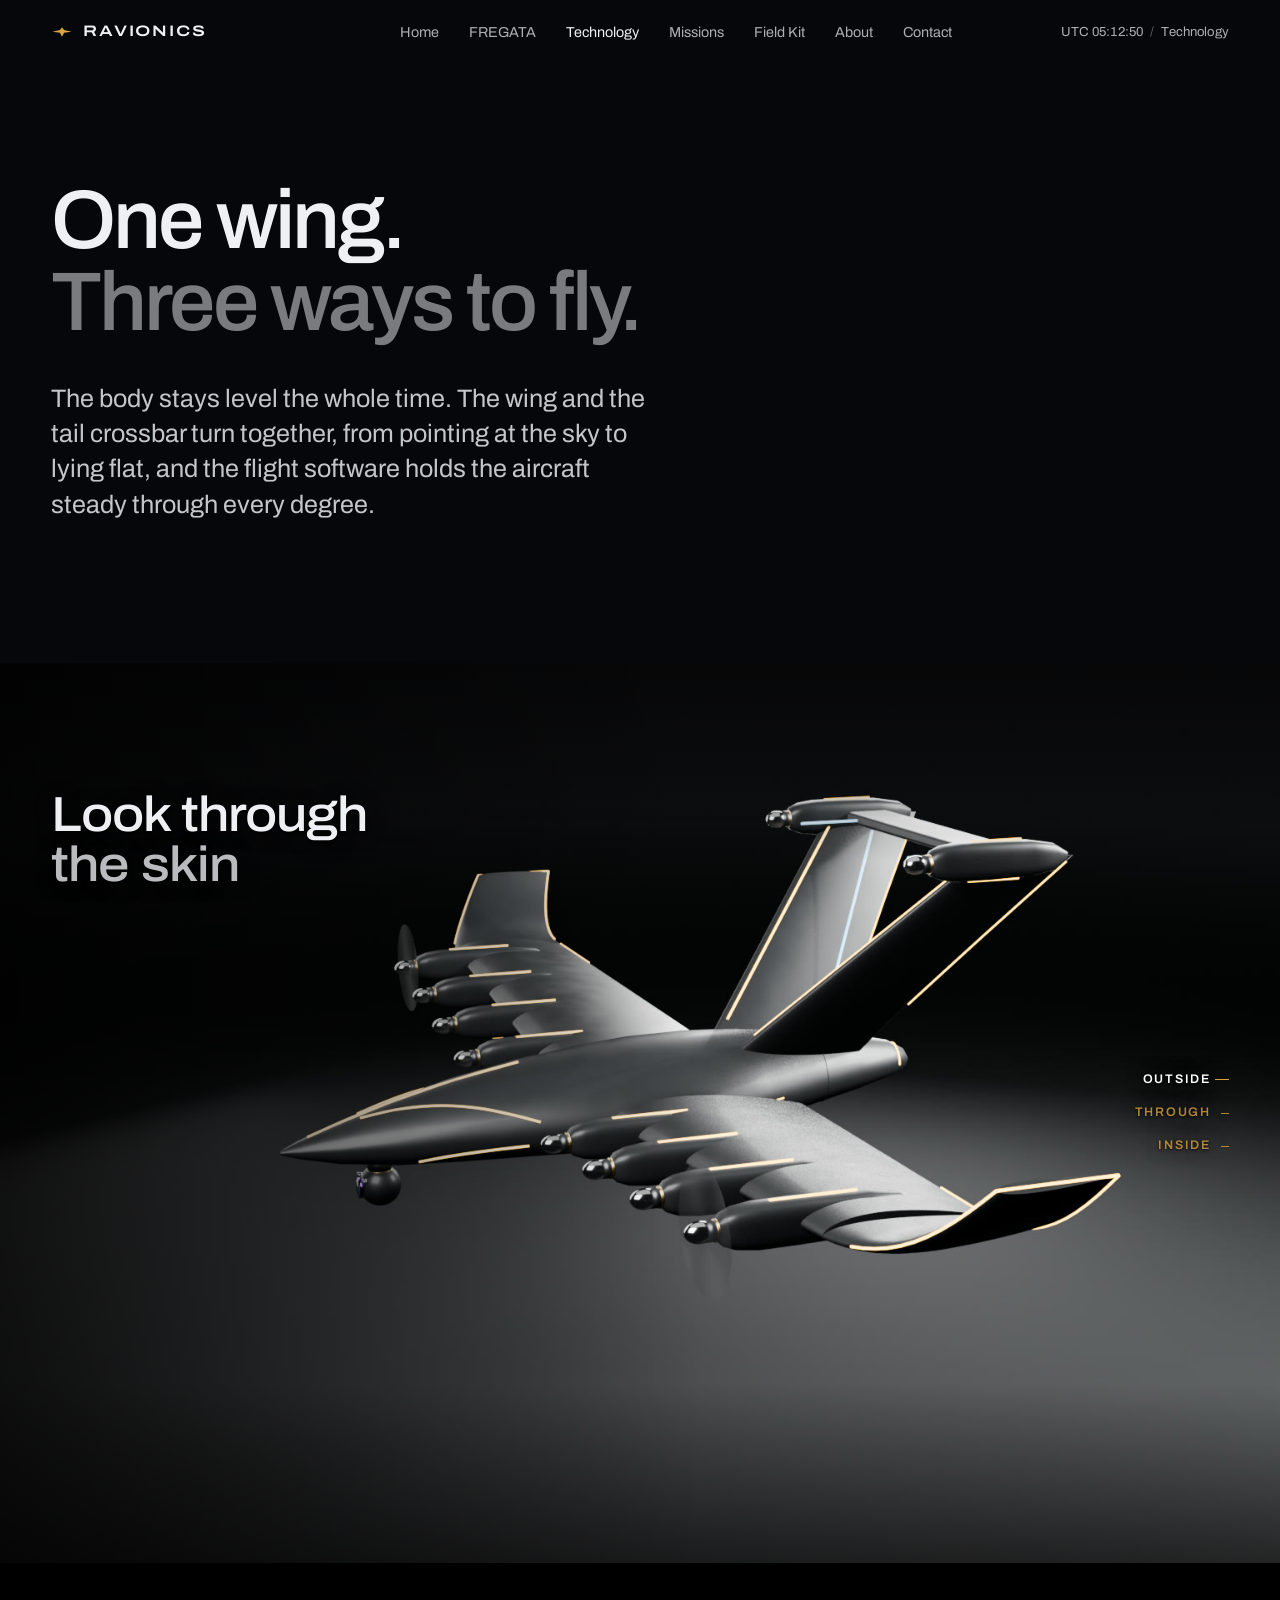
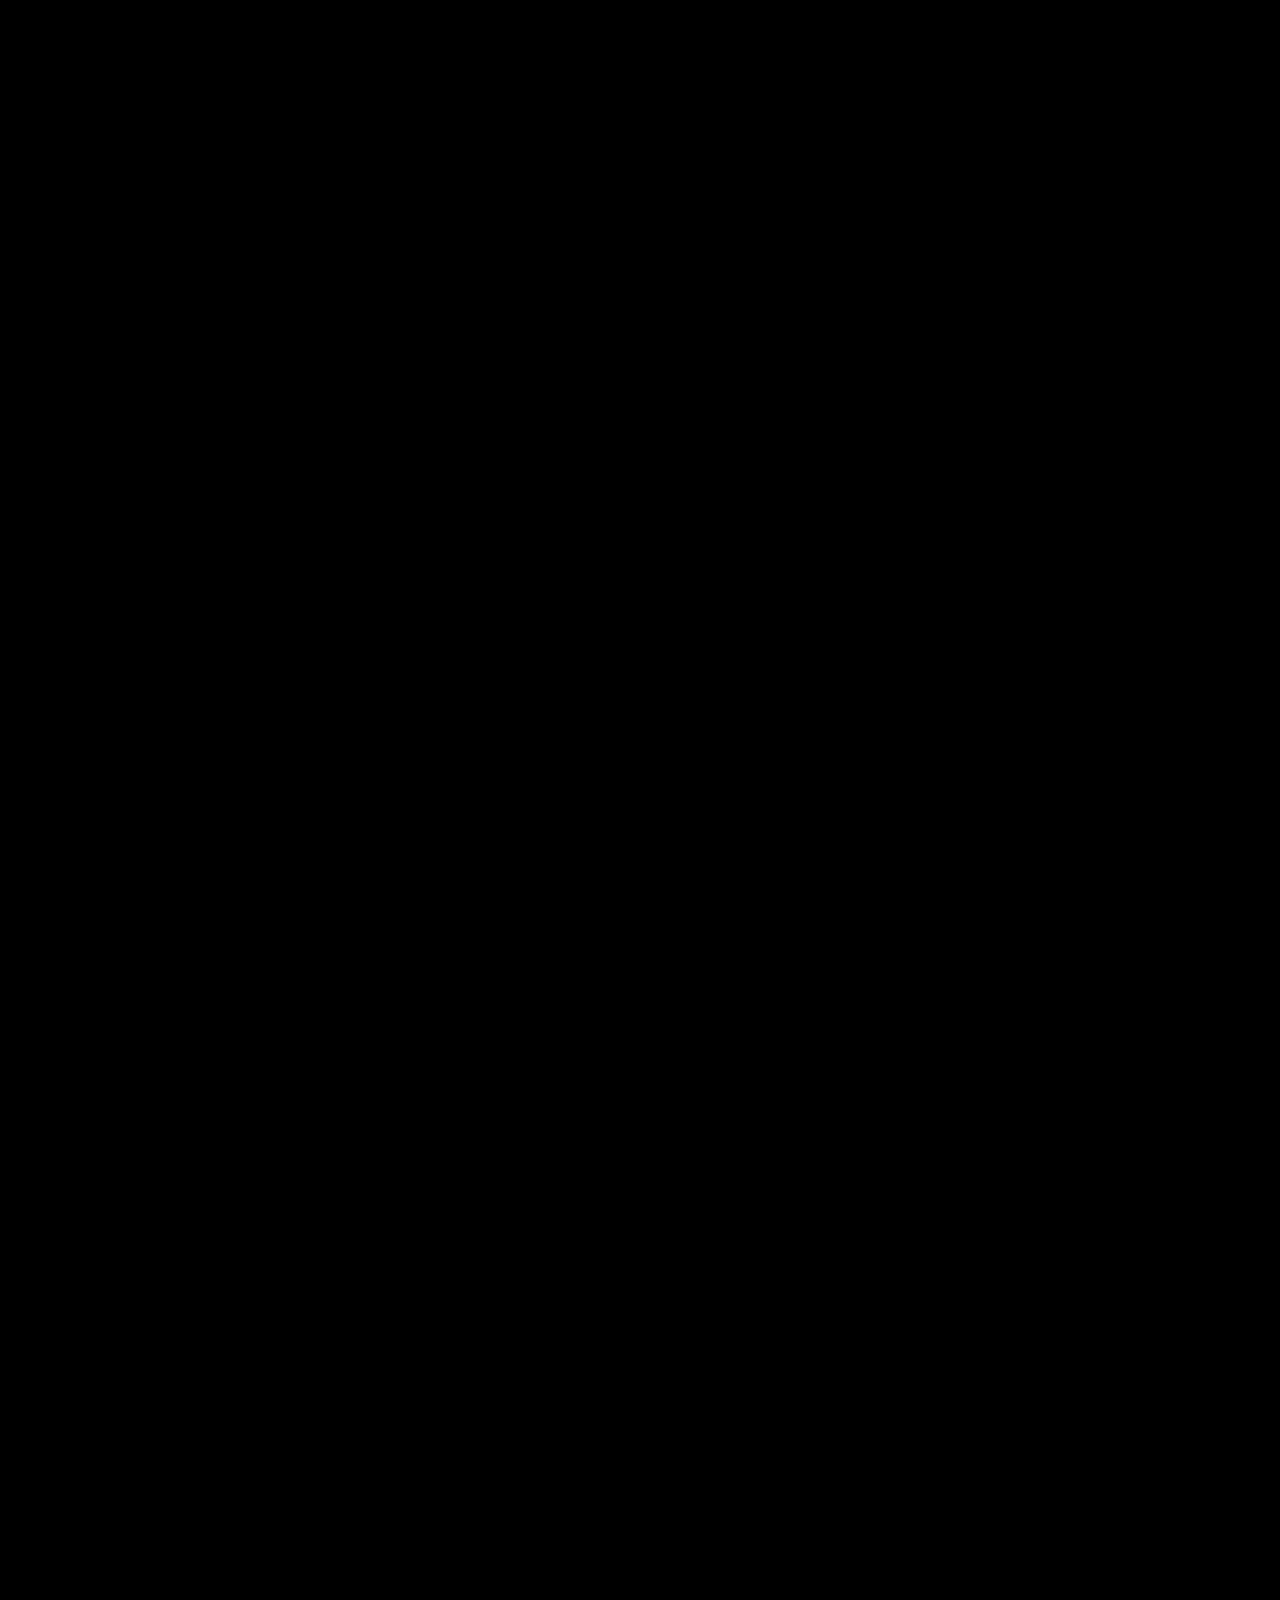
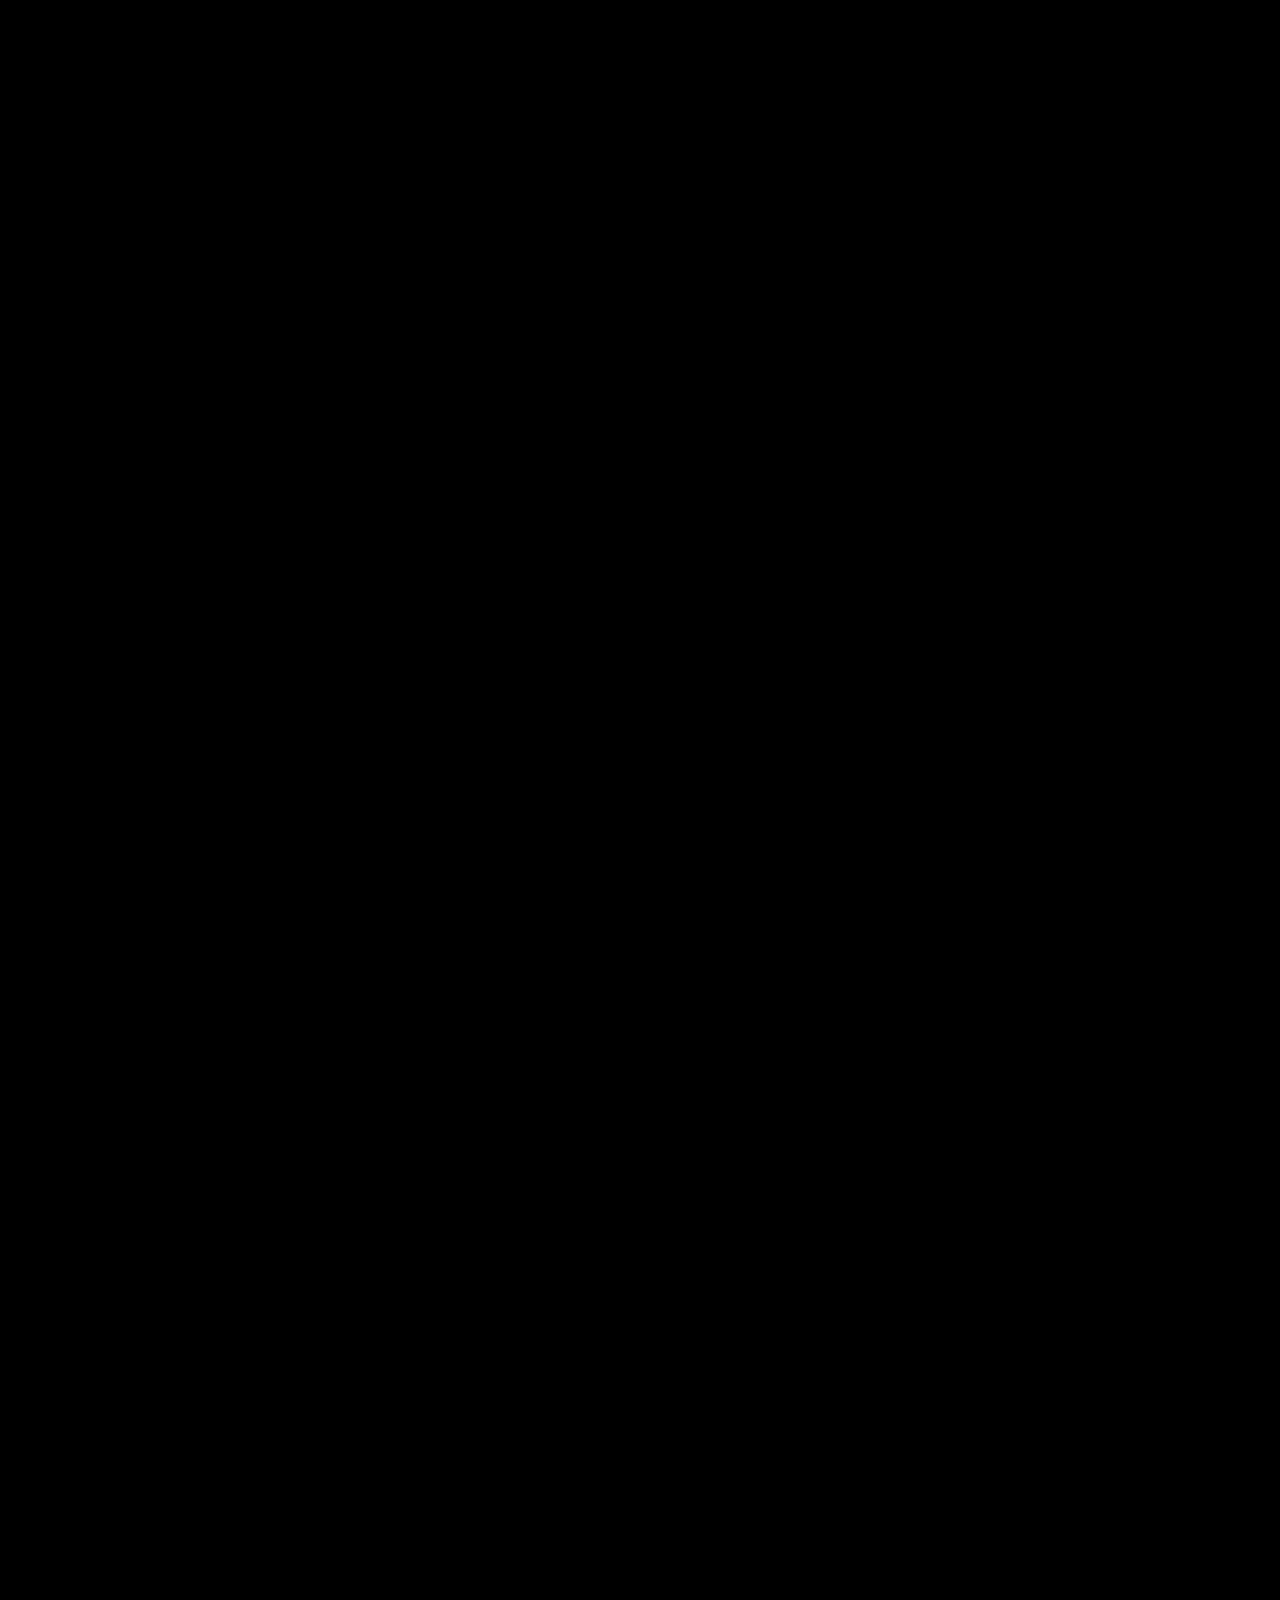
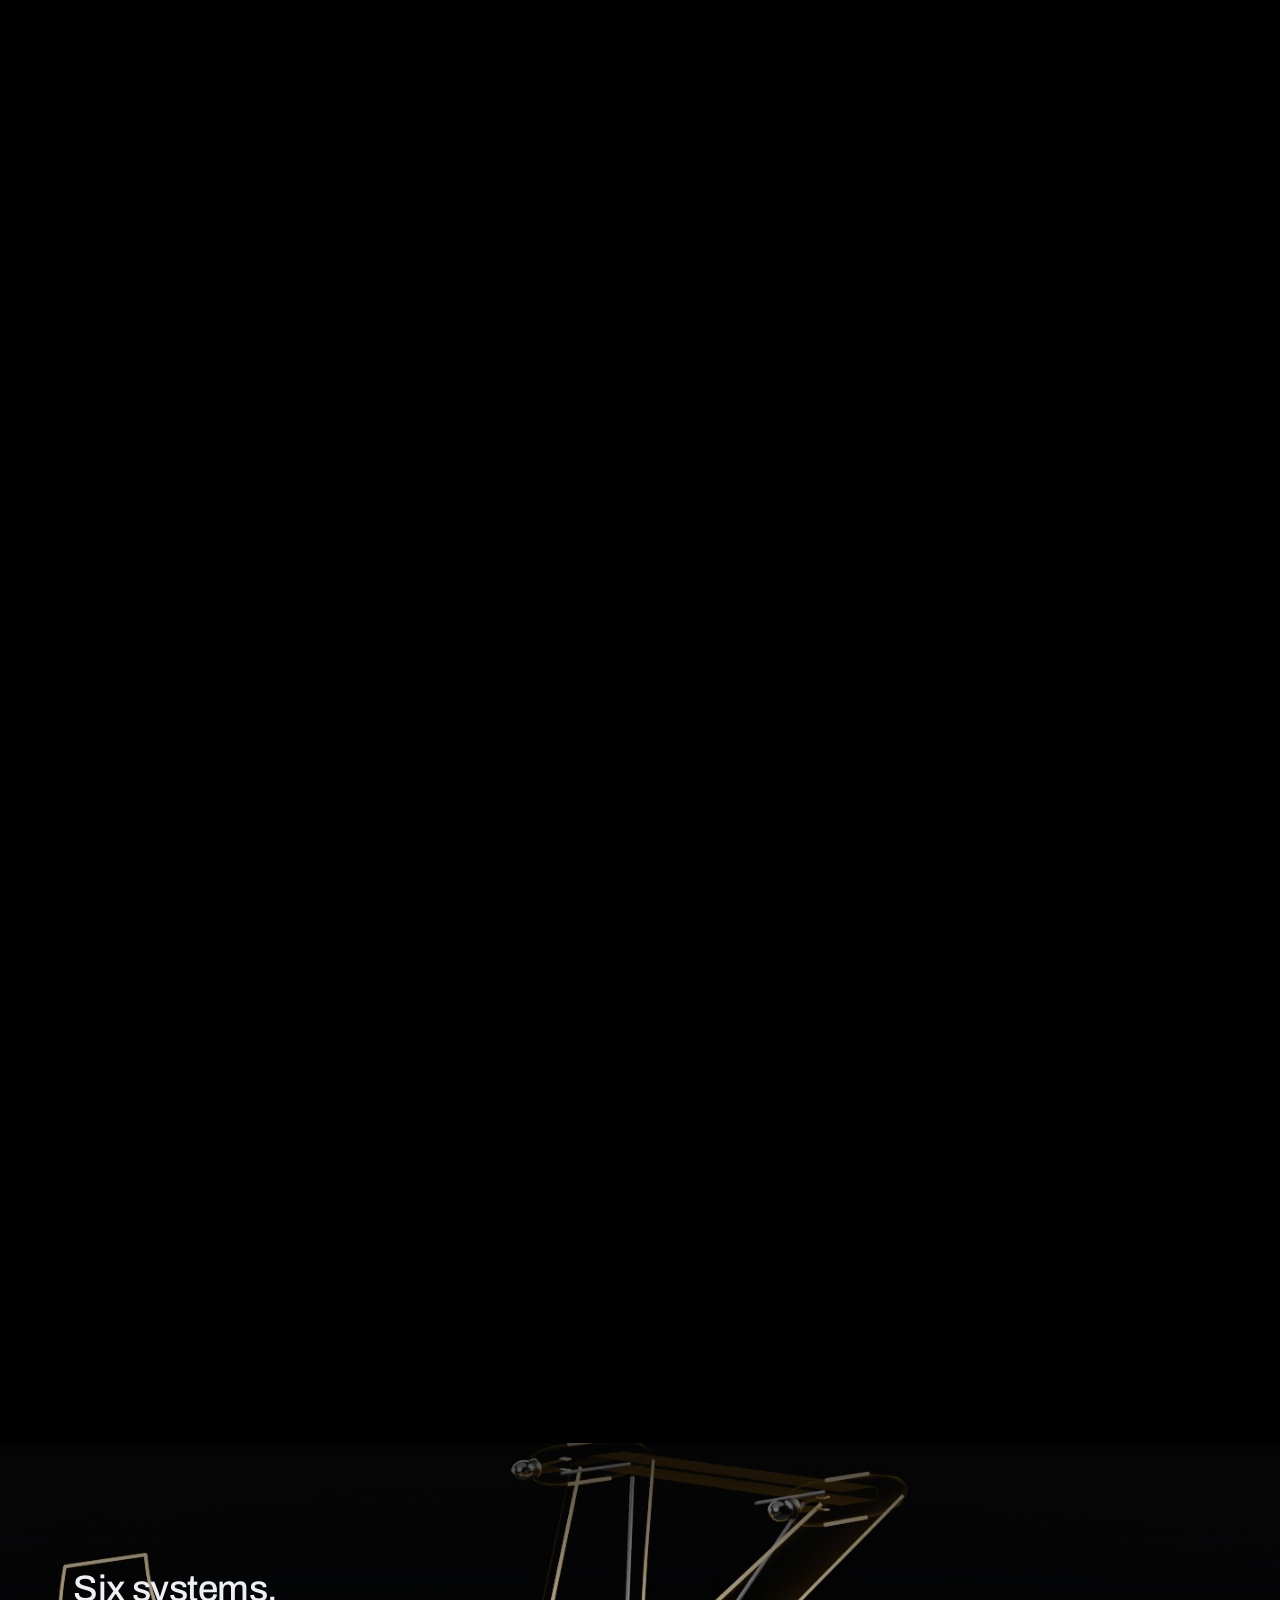
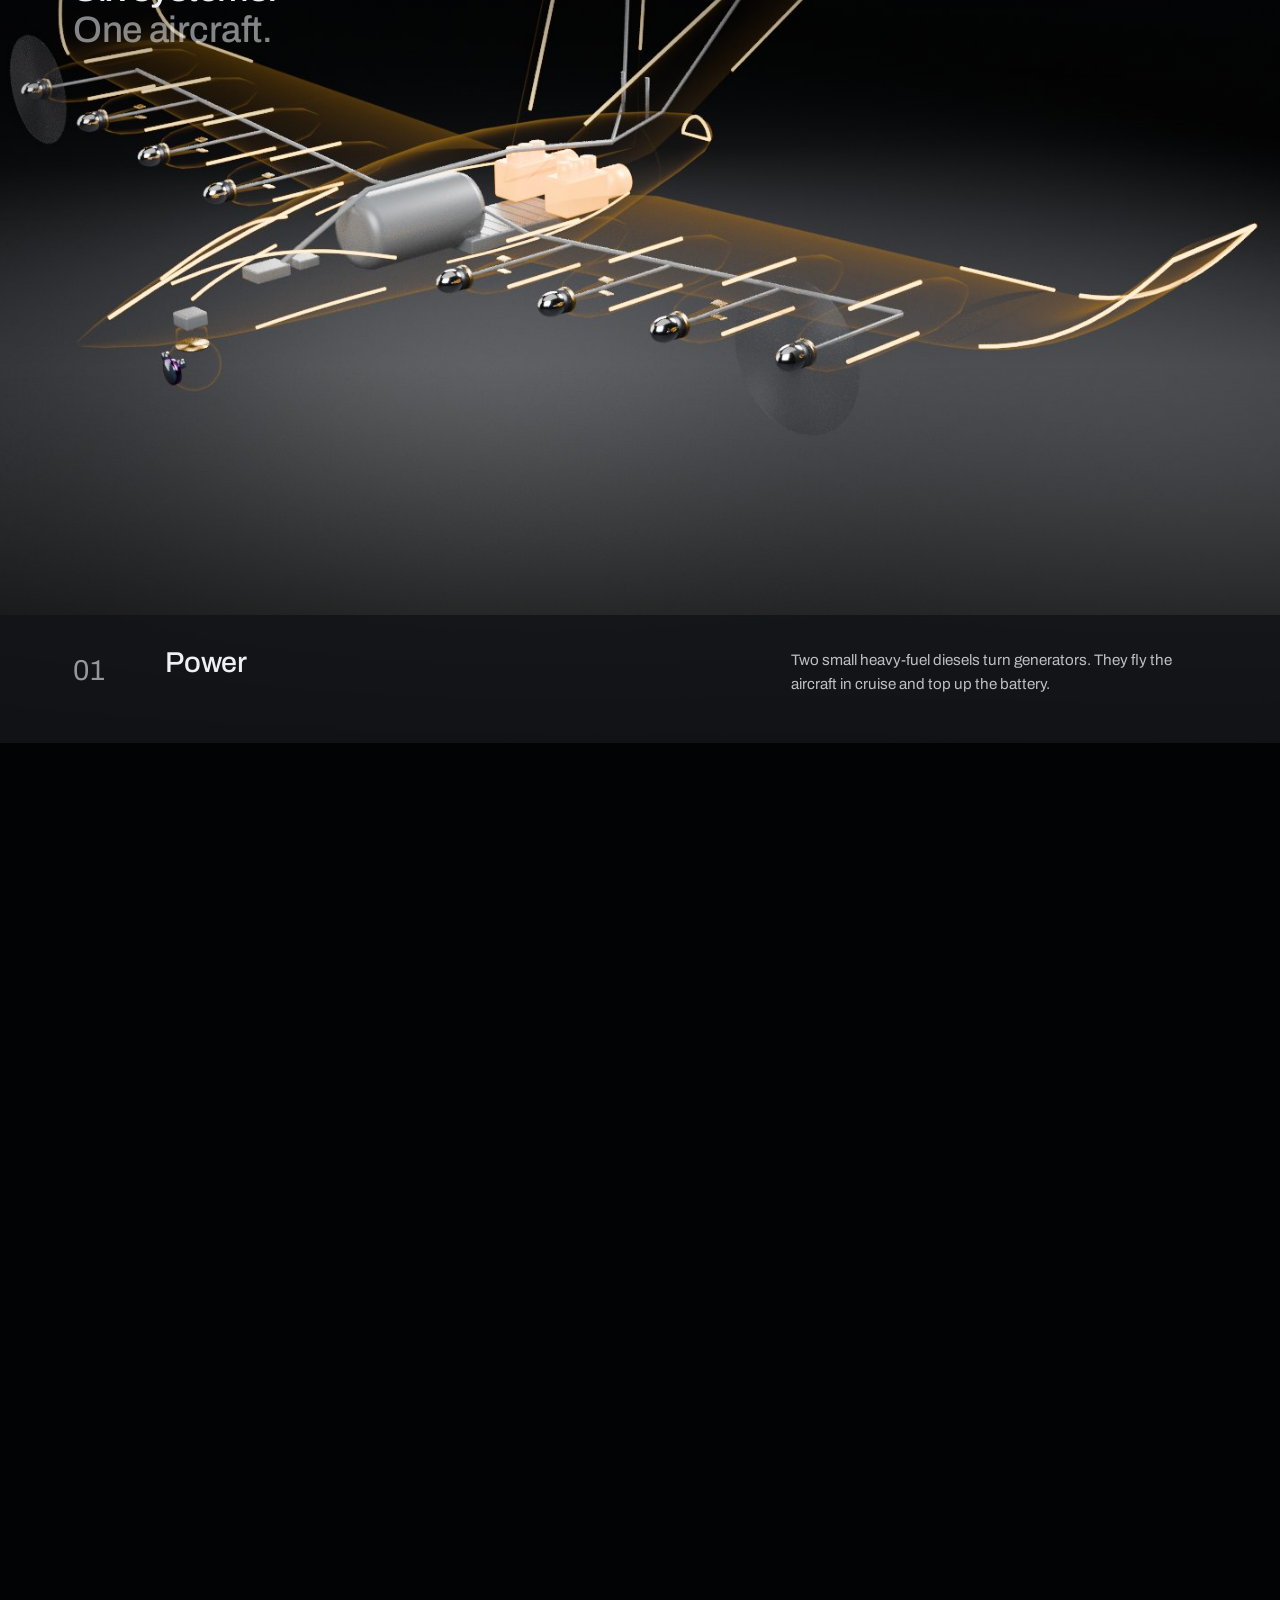
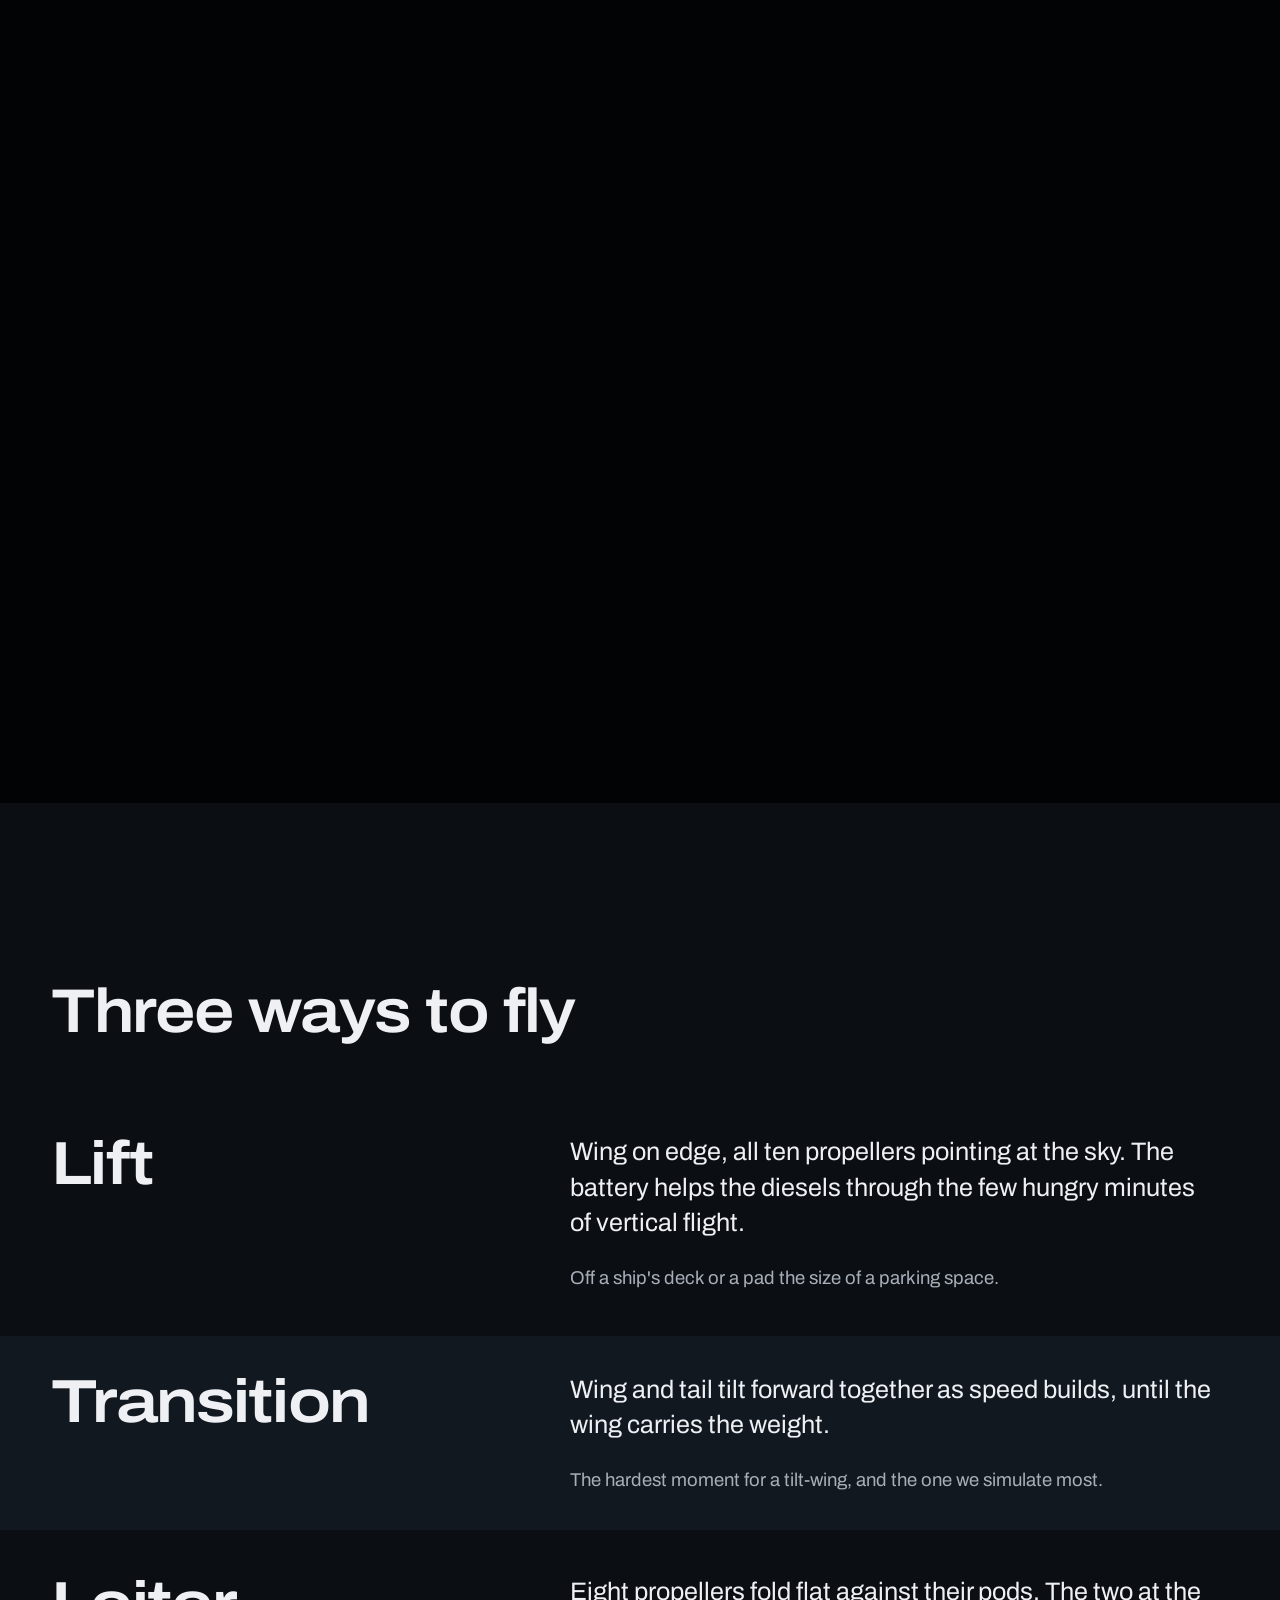
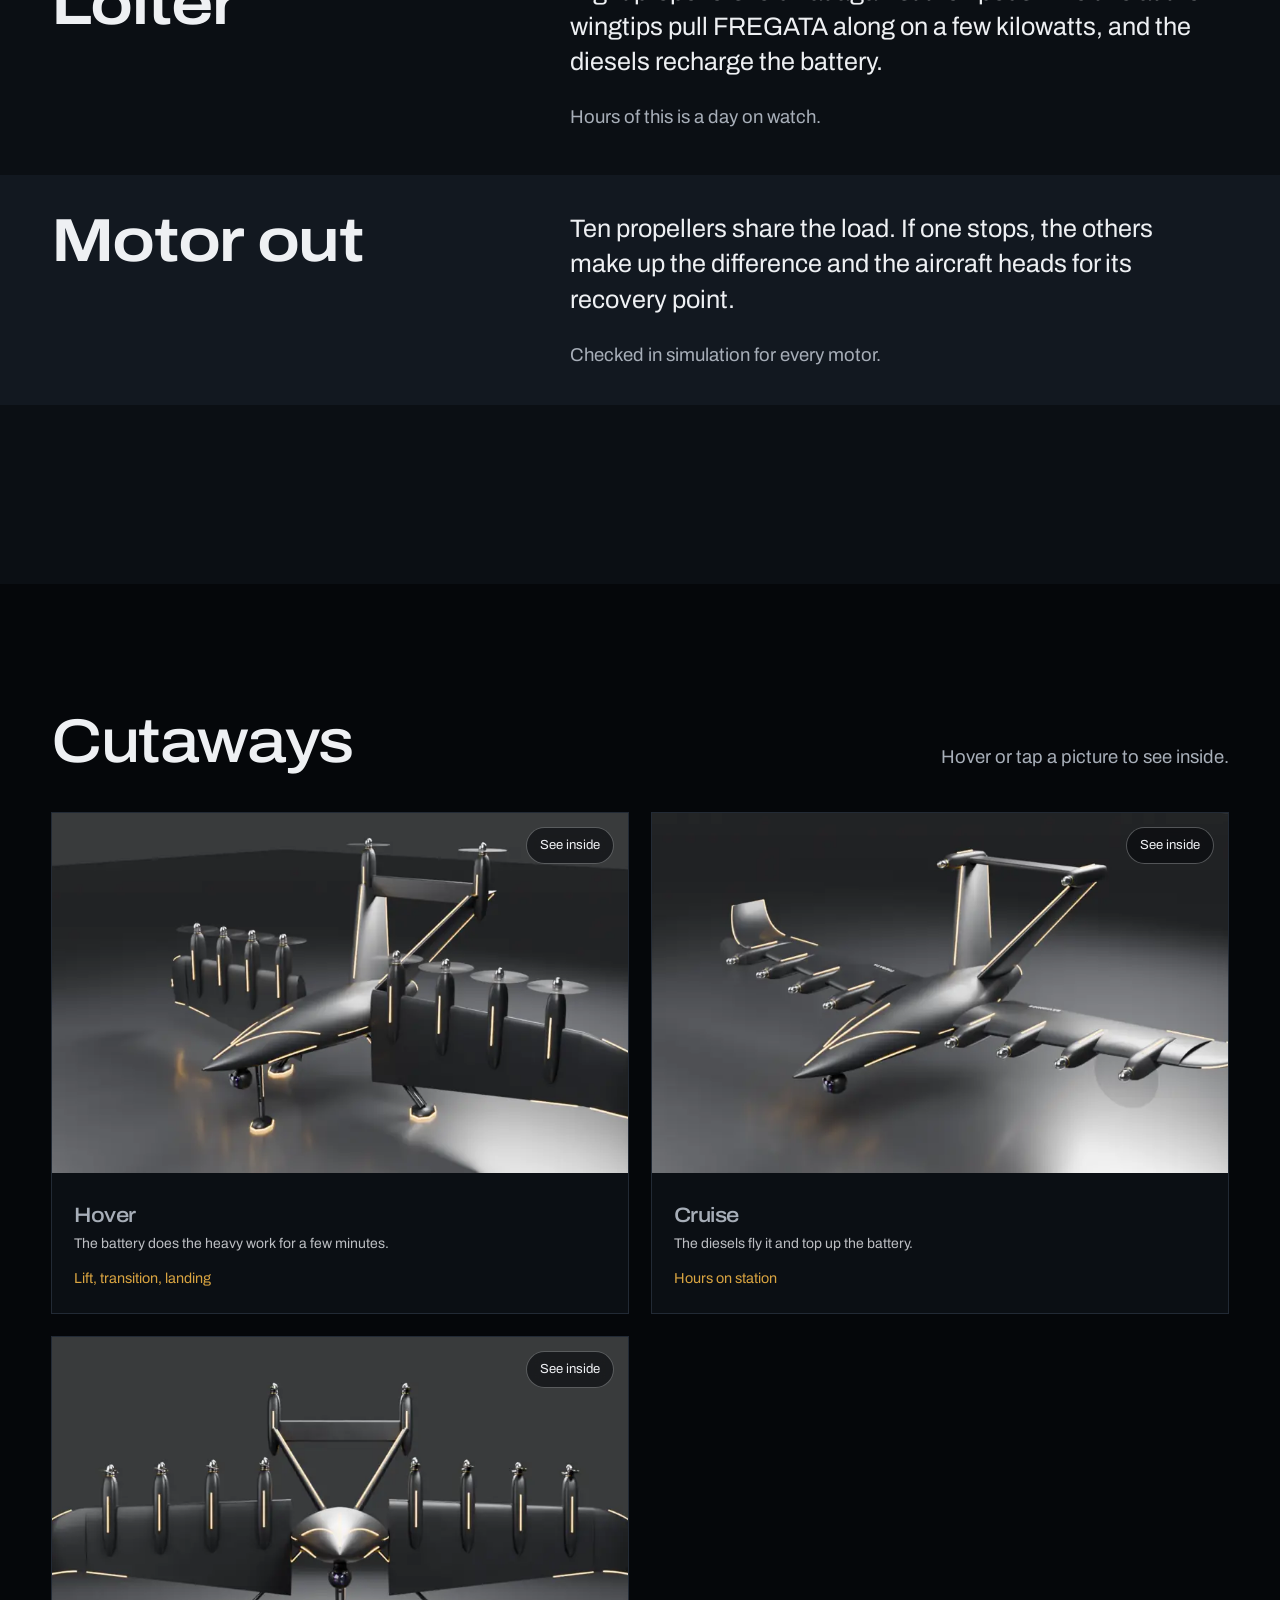
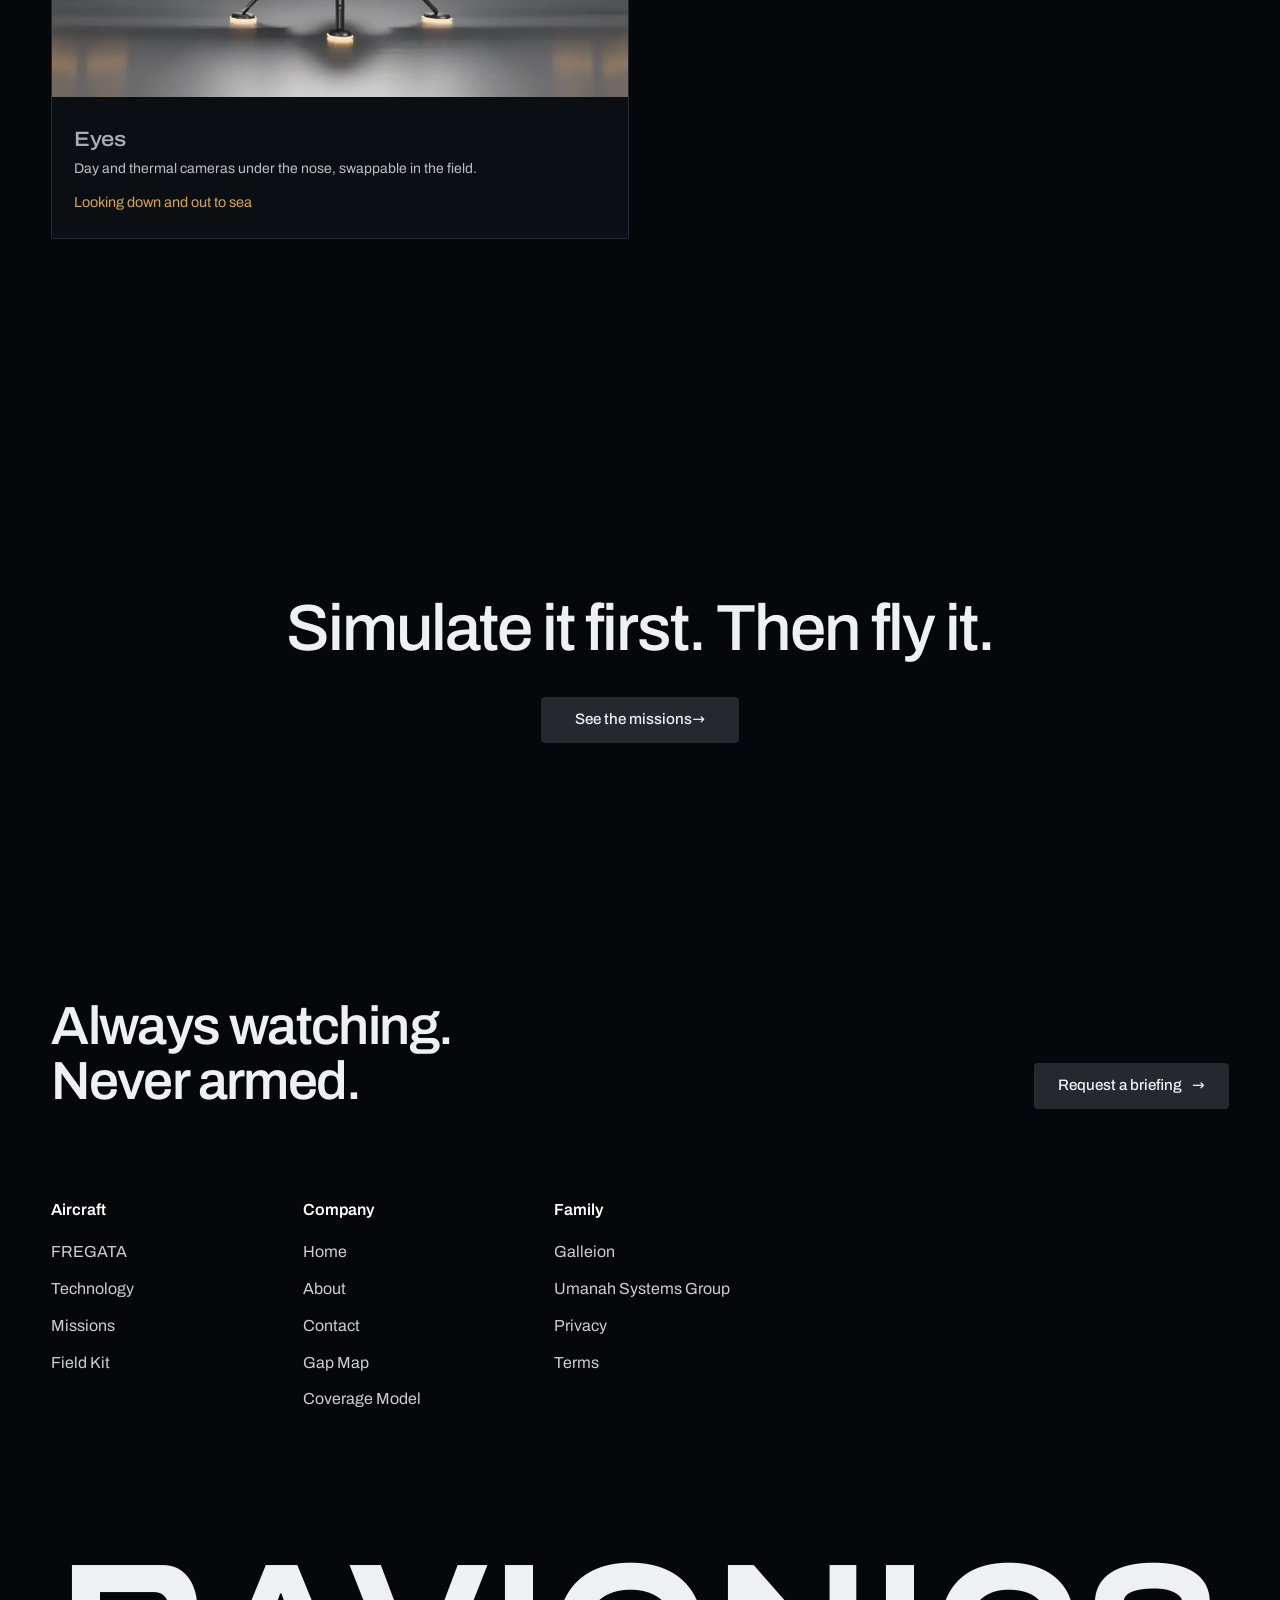
<file: technology.html>
<!doctype html>
<html lang="en">
<head>
<meta charset="utf-8">
<meta name="viewport" content="width=device-width, initial-scale=1, viewport-fit=cover">
<title>Technology &middot; Ravionics</title>
<meta name="description" content="Inside FREGATA: hybrid diesel-electric power, a battery for hover, ten electric motors, a flight computer and one wiring spine.">
<meta property="og:type" content="website">
<meta property="og:site_name" content="Ravionics">
<meta property="og:url" content="https://ravionics.com/technology.html">
<meta property="og:title" content="Technology · Ravionics">
<meta property="og:description" content="Inside FREGATA: hybrid diesel-electric power, a battery for hover, ten electric motors, a flight computer and one wiring spine.">
<meta property="og:image" content="https://ravionics.com/og-fregata.jpg">
<meta property="og:image:width" content="1200">
<meta property="og:image:height" content="630">
<meta property="og:image:alt" content="Ravionics: an unarmed, uncrewed tilt-wing aircraft">
<meta name="twitter:card" content="summary_large_image">
<meta name="twitter:title" content="Technology · Ravionics">
<meta name="twitter:description" content="Inside FREGATA: hybrid diesel-electric power, a battery for hover, ten electric motors, a flight computer and one wiring spine.">
<meta name="twitter:image" content="https://ravionics.com/og-fregata.jpg">
<meta name="twitter:image:alt" content="Ravionics: an unarmed, uncrewed tilt-wing aircraft">
<meta name="theme-color" content="#05070a">
<link rel="icon" href="/favicon.svg" type="image/svg+xml">
<link rel="preload" href="/fonts/archivo.woff2" as="font" type="font/woff2" crossorigin>
<link rel="stylesheet" href="/r.css?v=b4315dc12b">
<script type="module" src="/r.js?v=55e0f66c54"></script>
</head>
<body class="pg-tech">
<a class="skip" href="#main">Skip to content</a>
<header class="bar" id="bar">
  <a class="wordmark" href="/" aria-label="Ravionics, home"><svg class="mark" viewBox="0 0 32 32" width="22" height="22" aria-hidden="true"><path d="M2 15.5 L13 13 L16 9 L19 13 L30 15.5 L19 17 L16 23 L13 17 Z" fill="currentColor"/></svg><span>Ravionics</span></a>
  <nav class="links" id="links" aria-label="Main">
    <a href="/">Home</a>
    <a href="/fregata.html">FREGATA</a>
    <a href="/technology.html" aria-current="page">Technology</a>
    <a href="/missions.html">Missions</a>
    <a href="/field-kit.html">Field Kit</a>
    <a href="/about.html">About</a>
    <a href="/contact.html">Contact</a>
  </nav>
  <p class="clock" aria-label="Clock"><span id="clock">UTC --:--:--</span> <span class="clock-sep">/</span> Technology</p>
  <button class="menu" id="menu" aria-expanded="false" aria-controls="links" aria-label="Open menu">
    <svg viewBox="0 0 24 24" width="24" height="24" aria-hidden="true"><path d="M3 8h18M3 16h18" stroke="currentColor" stroke-width="1.6" stroke-linecap="round"/></svg>
  </button>
</header>

<main id="main">
  <section class="page-head" aria-labelledby="ph-h">
    <h1 id="ph-h">One wing.<br><span>Three ways to fly.</span></h1>
    <p class="lead">The body stays level the whole time. The wing and the tail crossbar turn together, from pointing at the sky to lying flat, and the flight software holds the aircraft steady through every degree.</p>
  </section>
  <section class="scrub capture" id="film-xray" style="--len: 620vh" aria-labelledby="film-xray-h">
    <div class="scrub-pin">
      <img class="scrub-still" src="/media/films/xray.jpg" alt="" aria-hidden="true">
      <video class="scrub-film" muted playsinline preload="none" poster="/media/films/xray.jpg" data-src="/media/films/xray.mp4" data-src-m="/media/films/xray-m.mp4" aria-label="Concept animation: the skin of FREGATA fades to a gold outline, showing the two diesels and generators, the fuel tank, the battery, the flight computer and the blue wiring spine to every motor"></video>
      <div class="film-shade" aria-hidden="true"></div>
      <div class="film-head">
        <h2 id="film-xray-h">Look through<br><span>the skin</span></h2>
      </div>
      <ol class="film-chapters" aria-hidden="true"><li data-at="0-0.3">Outside</li><li data-at="0.3-0.65">Through</li><li data-at="0.65-1.01">Inside</li></ol>
      <div class="scrub-notes">
        <div data-at="0.02-0.29"><p class="n">01 &middot; Outside</p><h3>A smooth, sealed body</h3><p>Graphite skin, gold trim and nothing hanging in the wind but the sensor ball.</p></div>
        <div data-at="0.3-0.64"><p class="n">02 &middot; Through</p><h3>The skin falls away</h3><p>What is left is everything that keeps it up: power, fuel, battery, brain and the wires between them.</p></div>
        <div data-at="0.65-1.01"><p class="n">03 &middot; Inside</p><h3>Built around the fuel</h3><p>The tank sits at the balance point, so the aircraft stays trimmed as it burns a day of fuel.</p></div>
      </div>
    </div>
  </section>
  <section class="k-jobs" id="systems" style="--len: 640vh" aria-labelledby="systems-h">
    <div class="k-jobs-stage">
      <h2 class="k-jobs-h" id="systems-h">Six systems.<br><span>One aircraft.</span></h2>
      <img class="k-jobs-film on" src="/media/films/sys-power.jpg" alt="FREGATA seen through its skin, the power lit in gold" loading="lazy" width="1920" height="1080">
      <img class="k-jobs-film" src="/media/films/sys-battery.jpg" alt="FREGATA seen through its skin, the battery lit in gold" loading="lazy" width="1920" height="1080">
      <img class="k-jobs-film" src="/media/films/sys-fuel.jpg" alt="FREGATA seen through its skin, the fuel lit in gold" loading="lazy" width="1920" height="1080">
      <img class="k-jobs-film" src="/media/films/sys-brain.jpg" alt="FREGATA seen through its skin, the flight computer lit in gold" loading="lazy" width="1920" height="1080">
      <img class="k-jobs-film" src="/media/films/sys-eyes.jpg" alt="FREGATA seen through its skin, the sensor ball lit in gold" loading="lazy" width="1920" height="1080">
      <img class="k-jobs-film" src="/media/films/sys-wiring.jpg" alt="FREGATA seen through its skin, the wiring spine lit in gold" loading="lazy" width="1920" height="1080">
      <ol class="k-jobs-list">
        <li><span class="n">01</span><h3>Power</h3><p>Two small heavy-fuel diesels turn generators. They fly the aircraft in cruise and top up the battery.</p></li>
        <li><span class="n">02</span><h3>Battery</h3><p>Covers takeoff, landing and the transition, the few minutes when power demand peaks.</p></li>
        <li><span class="n">03</span><h3>Fuel</h3><p>One tank in the middle of the body, on the same heavy fuel the ship already carries.</p></li>
        <li><span class="n">04</span><h3>Flight computer</h3><p>Autopilot, safety checks and the radio link, with a backup that takes over on its own.</p></li>
        <li><span class="n">05</span><h3>Sensor ball</h3><p>A swappable pod under the nose with day and thermal cameras, looking down and out to sea.</p></li>
        <li><span class="n">06</span><h3>Wiring spine</h3><p>Power and data along one spine to all ten motors, with blind-mate plugs at every module joint.</p></li>
      </ol>
    </div>
  </section>
  <section class="services" aria-labelledby="modes-h">
    <div class="wrap">
      <h2 id="modes-h" data-reveal>Three ways to fly</h2>
      <dl class="service-list">
        <div class="service" data-reveal>
          <dt>Lift</dt>
          <dd><p>Wing on edge, all ten propellers pointing at the sky. The battery helps the diesels through the few hungry minutes of vertical flight.</p><p class="who">Off a ship's deck or a pad the size of a parking space.</p></dd>
        </div>
        <div class="service" data-reveal>
          <dt>Transition</dt>
          <dd><p>Wing and tail tilt forward together as speed builds, until the wing carries the weight.</p><p class="who">The hardest moment for a tilt-wing, and the one we simulate most.</p></dd>
        </div>
        <div class="service" data-reveal>
          <dt>Loiter</dt>
          <dd><p>Eight propellers fold flat against their pods. The two at the wingtips pull FREGATA along on a few kilowatts, and the diesels recharge the battery.</p><p class="who">Hours of this is a day on watch.</p></dd>
        </div>
        <div class="service" data-reveal>
          <dt>Motor out</dt>
          <dd><p>Ten propellers share the load. If one stops, the others make up the difference and the aircraft heads for its recovery point.</p><p class="who">Checked in simulation for every motor.</p></dd>
        </div>
      </dl>
    </div>
  </section>
  <section class="parts-sec" aria-labelledby="cut-h">
    <div class="parts-head">
      <h2 id="cut-h" data-reveal>Cutaways</h2>
      <p data-reveal>Hover or tap a picture to see inside.</p>
    </div>
    <div class="parts-grid">
      <figure class="part-card" data-reveal><img src="/media/stills/hover_34-900.webp" alt="FREGATA ready to lift" width="900" height="506" loading="lazy"><img class="cut" src="/media/films/sys-battery-960.jpg" alt="" aria-hidden="true" width="960" height="540" loading="lazy"><button class="cut-btn" type="button" aria-pressed="false">See inside</button><figcaption><h3>Hover</h3><p>The battery does the heavy work for a few minutes.</p><p class="spec">Lift, transition, landing</p></figcaption></figure>
      <figure class="part-card" data-reveal><img src="/media/stills/cruise_34-900.webp" alt="FREGATA in cruise" width="900" height="506" loading="lazy"><img class="cut" src="/media/films/sys-power-960.jpg" alt="" aria-hidden="true" width="960" height="540" loading="lazy"><button class="cut-btn" type="button" aria-pressed="false">See inside</button><figcaption><h3>Cruise</h3><p>The diesels fly it and top up the battery.</p><p class="spec">Hours on station</p></figcaption></figure>
      <figure class="part-card" data-reveal><img src="/media/stills/hover_front-900.webp" alt="FREGATA from the front" width="900" height="506" loading="lazy"><img class="cut" src="/media/films/sys-eyes-960.jpg" alt="" aria-hidden="true" width="960" height="540" loading="lazy"><button class="cut-btn" type="button" aria-pressed="false">See inside</button><figcaption><h3>Eyes</h3><p>Day and thermal cameras under the nose, swappable in the field.</p><p class="spec">Looking down and out to sea</p></figcaption></figure>
    </div>
  </section>
  <section class="k-close" aria-labelledby="close-h">
    <h2 id="close-h" class="k-close-h" data-reveal>Simulate it first. Then fly it.</h2>
    <div class="actions k-close-actions" data-reveal><a class="btn btn-glass btn-big" href="/missions.html">See the missions <span aria-hidden="true">&rarr;</span></a></div>
  </section>
</main>

<footer class="foot">
  <div class="foot-top">
    <p class="foot-line">Always watching.<br>Never armed.</p>
    <a class="btn btn-glass foot-cta" href="/contact.html">Request a briefing <span aria-hidden="true">&rarr;</span></a>
  </div>
  <div class="foot-grid">
    <nav class="foot-col" aria-label="Aircraft"><b>Aircraft</b><a href="/fregata.html">FREGATA</a><a href="/technology.html">Technology</a><a href="/missions.html">Missions</a><a href="/field-kit.html">Field Kit</a></nav>
    <nav class="foot-col" aria-label="Company"><b>Company</b><a href="/">Home</a><a href="/about.html">About</a><a href="/contact.html">Contact</a><a href="/ravionics-infographic.html">Gap Map</a><a href="/ravionics-cost-model.html">Coverage Model</a></nav>
    <nav class="foot-col" aria-label="Family"><b>Family</b><a href="https://galleion.umanahsystems.com/" rel="noopener">Galleion</a><a href="https://umanahsystems.com/" rel="noopener">Umanah Systems Group</a><a href="/privacy.html">Privacy</a><a href="/terms.html">Terms</a></nav>
  </div>
  <a class="foot-giant" href="/" aria-label="Ravionics, home"><svg viewBox="0 0 1000 150" role="img" aria-hidden="true"><text x="500" y="128" text-anchor="middle" textLength="990" lengthAdjust="spacingAndGlyphs">RAVIONICS</text></svg></a>
  <div class="foot-base"><p>&copy; 2026 Ravionics, a Umanah Systems Group program. All rights reserved.</p></div>
</footer>
</body>
</html>
</file>
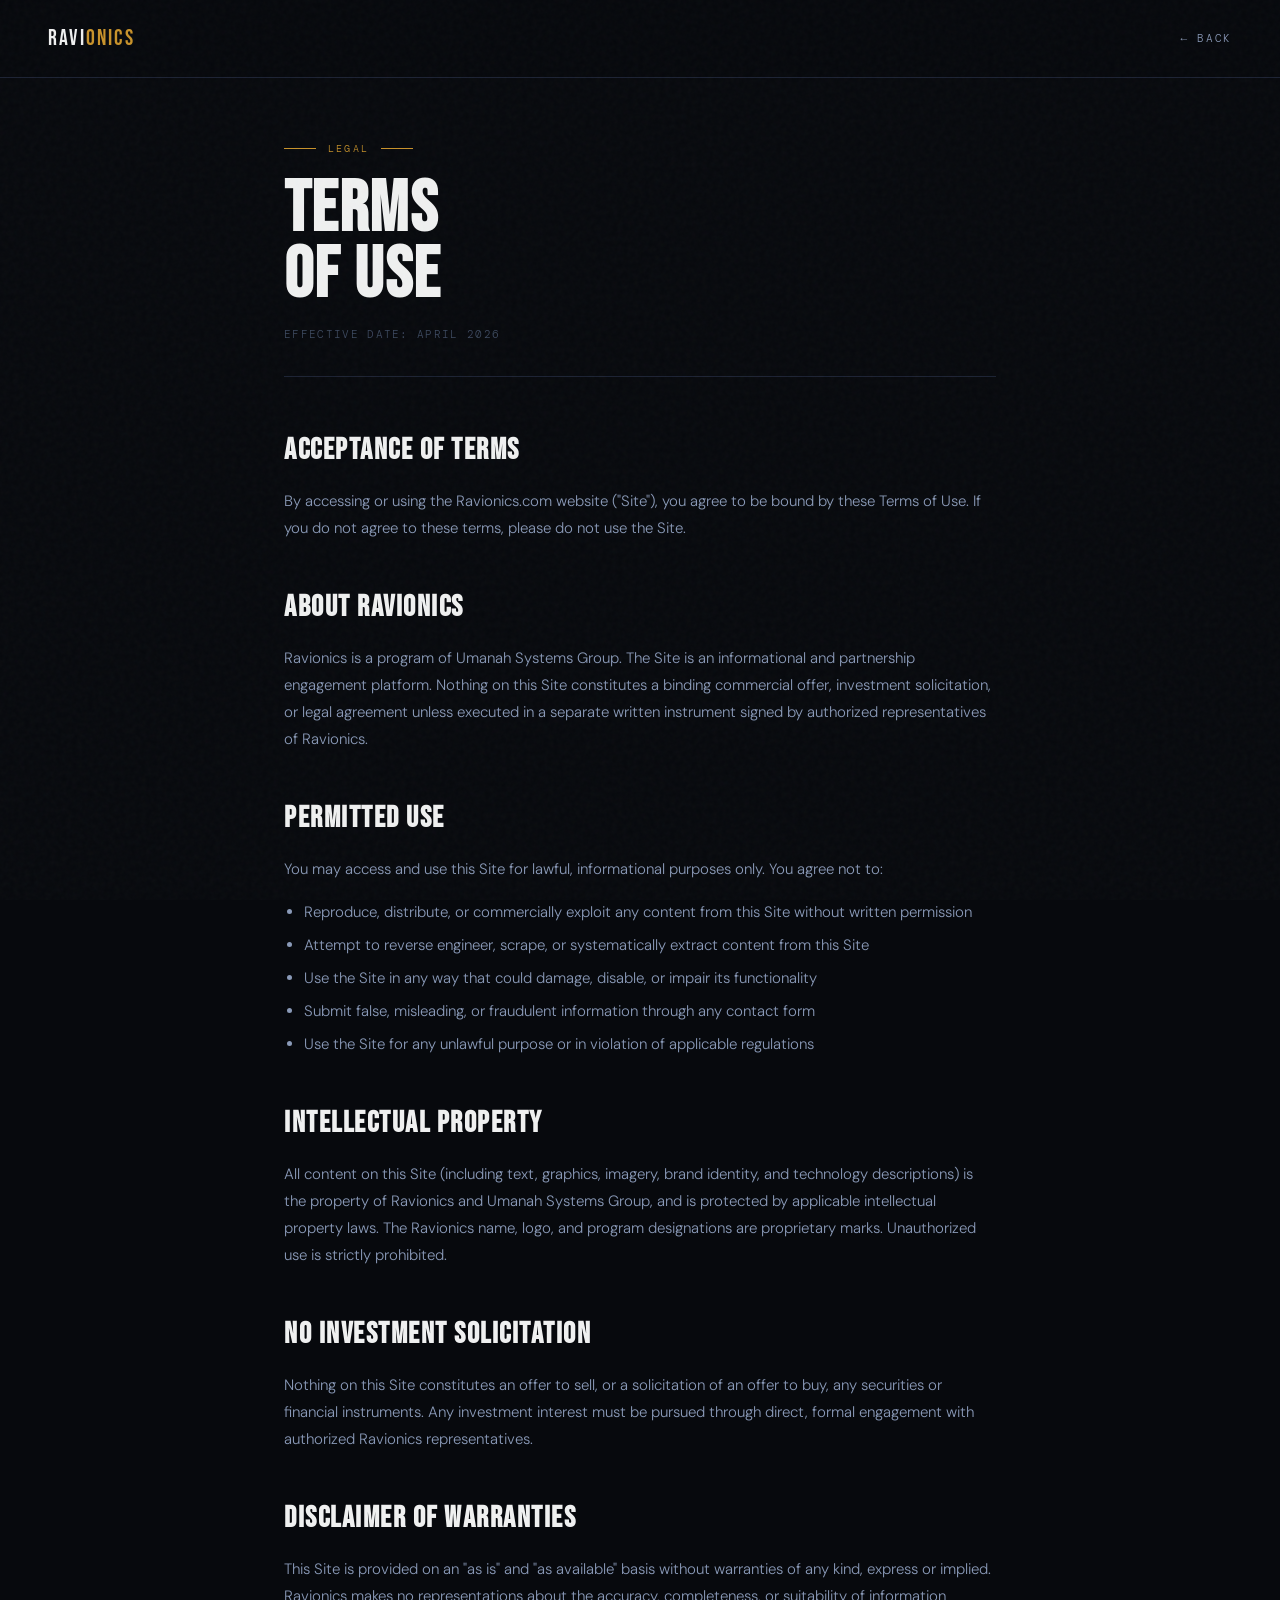
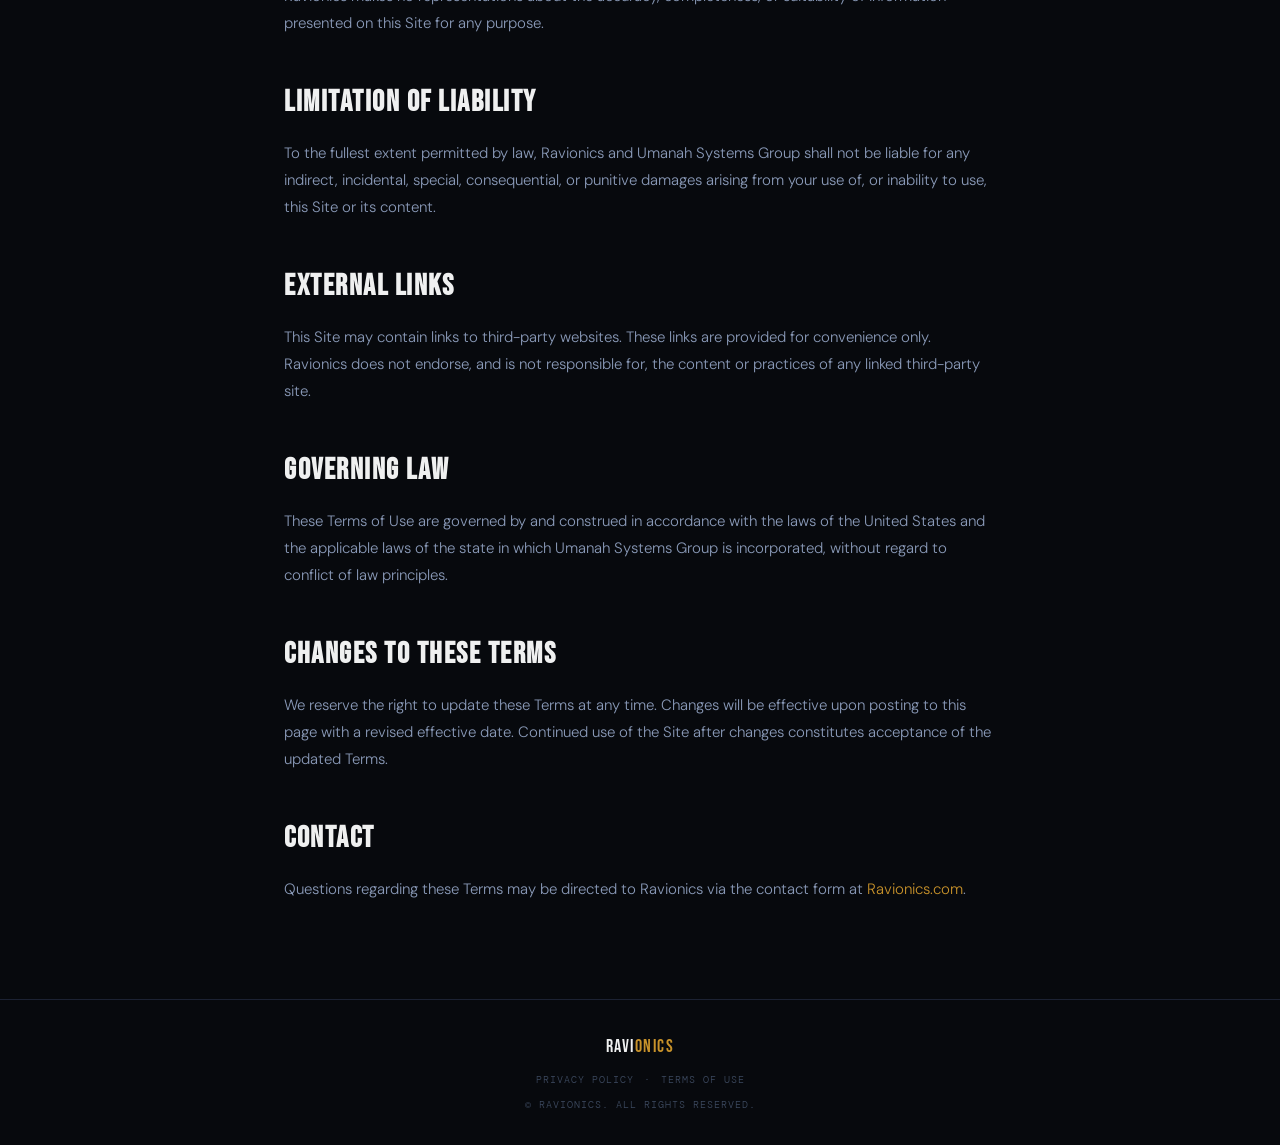
<file: terms.html>
<!DOCTYPE html>
<html lang="en">
<head>
<meta charset="UTF-8">
<meta name="viewport" content="width=device-width, initial-scale=1.0">
<title>Terms of Use | Ravionics</title>
<meta name="description" content="Terms of Use for Ravionics.">
<meta property="og:type" content="website">
<meta property="og:site_name" content="Ravionics">
<meta property="og:url" content="https://ravionics.com/terms.html">
<meta property="og:title" content="Terms of Use | Ravionics">
<meta property="og:description" content="Terms of Use for Ravionics.">
<meta property="og:image" content="https://ravionics.com/og-image.png">
<meta property="og:image:width" content="1200">
<meta property="og:image:height" content="630">
<meta property="og:image:alt" content="Ravionics: an unarmed, uncrewed tilt-wing aircraft">
<meta name="twitter:card" content="summary_large_image">
<meta name="twitter:title" content="Terms of Use | Ravionics">
<meta name="twitter:description" content="Terms of Use for Ravionics.">
<meta name="twitter:image" content="https://ravionics.com/og-image.png">
<meta name="twitter:image:alt" content="Ravionics: an unarmed, uncrewed tilt-wing aircraft">
<meta name="robots" content="noindex">
<link rel="canonical" href="https://ravionics.com/terms.html">
<link rel="preconnect" href="https://fonts.googleapis.com">
<link rel="preconnect" href="https://fonts.gstatic.com" crossorigin>
<link href="https://fonts.googleapis.com/css2?family=Bebas+Neue&family=DM+Sans:ital,opsz,wght@0,9..40,300;0,9..40,400;0,9..40,500&family=DM+Mono:wght@400;500&display=swap" rel="stylesheet">
<style>
:root {
  --black:   #07090D;
  --steel:   #0F1219;
  --card:    #111520;
  --rule:    #1C2233;
  --muted:   #3D4A60;
  --body:    #8A9AB8;
  --white:   #EFF0F0;
  --accent:  #C8922A;
}
*, *::before, *::after { box-sizing: border-box; margin: 0; padding: 0; }
html { scroll-behavior: smooth; font-size: 16px; }
body {
  background: var(--black);
  color: var(--white);
  font-family: 'DM Sans', sans-serif;
  font-weight: 300;
  line-height: 1.7;
}
body::after {
  content: '';
  position: fixed;
  inset: 0;
  background-image: url("data:image/svg+xml,%3Csvg viewBox='0 0 200 200' xmlns='http://www.w3.org/2000/svg'%3E%3Cfilter id='n'%3E%3CfeTurbulence type='fractalNoise' baseFrequency='0.85' numOctaves='4' stitchTiles='stitch'/%3E%3C/filter%3E%3Crect width='100%25' height='100%25' filter='url(%23n)' opacity='0.03'/%3E%3C/svg%3E");
  pointer-events: none;
  z-index: 9999;
}
nav {
  position: fixed;
  top: 0; left: 0; right: 0;
  z-index: 500;
  display: flex;
  align-items: center;
  justify-content: space-between;
  padding: 20px 48px;
  background: rgba(7,9,13,0.95);
  backdrop-filter: blur(16px);
  border-bottom: 1px solid var(--rule);
}
.nav-logo {
  font-family: 'Bebas Neue', sans-serif;
  font-size: 22px;
  letter-spacing: 0.1em;
  color: var(--white);
  text-decoration: none;
}
.nav-logo span { color: var(--accent); }
.nav-back {
  font-family: 'DM Mono', monospace;
  font-size: 11px;
  letter-spacing: 0.15em;
  text-transform: uppercase;
  color: var(--body);
  text-decoration: none;
  transition: color 0.2s;
}
.nav-back:hover { color: var(--accent); }
main {
  max-width: 760px;
  margin: 0 auto;
  padding: 140px 24px 80px;
}
.page-label {
  font-family: 'DM Mono', monospace;
  font-size: 10px;
  letter-spacing: 0.22em;
  text-transform: uppercase;
  color: var(--accent);
  margin-bottom: 20px;
  display: flex;
  align-items: center;
  gap: 12px;
}
.page-label::before, .page-label::after {
  content: '';
  display: block;
  width: 32px; height: 1px;
  background: var(--accent);
}
h1 {
  font-family: 'Bebas Neue', sans-serif;
  font-size: clamp(44px, 6vw, 72px);
  letter-spacing: 0.02em;
  line-height: 0.92;
  margin-bottom: 16px;
}
.effective {
  font-family: 'DM Mono', monospace;
  font-size: 11px;
  letter-spacing: 0.12em;
  color: var(--muted);
  text-transform: uppercase;
  margin-bottom: 48px;
  padding-bottom: 32px;
  border-bottom: 1px solid var(--rule);
}
h2 {
  font-family: 'Bebas Neue', sans-serif;
  font-size: clamp(22px, 3vw, 30px);
  letter-spacing: 0.05em;
  color: var(--white);
  margin: 40px 0 12px;
}
p {
  color: var(--body);
  font-size: 15px;
  line-height: 1.8;
  margin-bottom: 16px;
}
ul {
  color: var(--body);
  font-size: 15px;
  line-height: 1.8;
  margin-bottom: 16px;
  padding-left: 20px;
}
ul li { margin-bottom: 6px; }
a { color: var(--accent); text-decoration: none; }
a:hover { text-decoration: underline; }
footer {
  border-top: 1px solid var(--rule);
  padding: 32px 24px;
  text-align: center;
}
.footer-logo {
  font-family: 'Bebas Neue', sans-serif;
  font-size: 18px;
  letter-spacing: 0.08em;
  color: var(--white);
  margin-bottom: 8px;
}
.footer-logo span { color: var(--accent); }
.footer-copy {
  font-family: 'DM Mono', monospace;
  font-size: 10px;
  letter-spacing: 0.1em;
  color: var(--muted);
  text-transform: uppercase;
}
.footer-links {
  display: flex;
  align-items: center;
  justify-content: center;
  gap: 10px;
  font-family: 'DM Mono', monospace;
  font-size: 10px;
  letter-spacing: 0.1em;
  color: var(--muted);
  text-transform: uppercase;
  margin-bottom: 8px;
}
.footer-links a { color: var(--muted); text-decoration: none; transition: color 0.2s; }
.footer-links a:hover { color: var(--accent); }
@media (max-width: 768px) {
  nav { padding: 16px 20px; }
  main { padding: 110px 20px 60px; }
}
</style>
</head>
<body>
<nav>
  <a href="/" class="nav-logo">RAVI<span>ONICS</span></a>
  <a href="/" class="nav-back">← Back</a>
</nav>

<main>
  <div class="page-label">Legal</div>
  <h1>Terms<br>of Use</h1>
  <div class="effective">Effective Date: April 2026</div>

  <h2>Acceptance of Terms</h2>
  <p>By accessing or using the Ravionics.com website ("Site"), you agree to be bound by these Terms of Use. If you do not agree to these terms, please do not use the Site.</p>

  <h2>About Ravionics</h2>
  <p>Ravionics is a program of Umanah Systems Group. The Site is an informational and partnership engagement platform. Nothing on this Site constitutes a binding commercial offer, investment solicitation, or legal agreement unless executed in a separate written instrument signed by authorized representatives of Ravionics.</p>

  <h2>Permitted Use</h2>
  <p>You may access and use this Site for lawful, informational purposes only. You agree not to:</p>
  <ul>
    <li>Reproduce, distribute, or commercially exploit any content from this Site without written permission</li>
    <li>Attempt to reverse engineer, scrape, or systematically extract content from this Site</li>
    <li>Use the Site in any way that could damage, disable, or impair its functionality</li>
    <li>Submit false, misleading, or fraudulent information through any contact form</li>
    <li>Use the Site for any unlawful purpose or in violation of applicable regulations</li>
  </ul>

  <h2>Intellectual Property</h2>
  <p>All content on this Site (including text, graphics, imagery, brand identity, and technology descriptions) is the property of Ravionics and Umanah Systems Group, and is protected by applicable intellectual property laws. The Ravionics name, logo, and program designations are proprietary marks. Unauthorized use is strictly prohibited.</p>

  <h2>No Investment Solicitation</h2>
  <p>Nothing on this Site constitutes an offer to sell, or a solicitation of an offer to buy, any securities or financial instruments. Any investment interest must be pursued through direct, formal engagement with authorized Ravionics representatives.</p>

  <h2>Disclaimer of Warranties</h2>
  <p>This Site is provided on an "as is" and "as available" basis without warranties of any kind, express or implied. Ravionics makes no representations about the accuracy, completeness, or suitability of information presented on this Site for any purpose.</p>

  <h2>Limitation of Liability</h2>
  <p>To the fullest extent permitted by law, Ravionics and Umanah Systems Group shall not be liable for any indirect, incidental, special, consequential, or punitive damages arising from your use of, or inability to use, this Site or its content.</p>

  <h2>External Links</h2>
  <p>This Site may contain links to third-party websites. These links are provided for convenience only. Ravionics does not endorse, and is not responsible for, the content or practices of any linked third-party site.</p>

  <h2>Governing Law</h2>
  <p>These Terms of Use are governed by and construed in accordance with the laws of the United States and the applicable laws of the state in which Umanah Systems Group is incorporated, without regard to conflict of law principles.</p>

  <h2>Changes to These Terms</h2>
  <p>We reserve the right to update these Terms at any time. Changes will be effective upon posting to this page with a revised effective date. Continued use of the Site after changes constitutes acceptance of the updated Terms.</p>

  <h2>Contact</h2>
  <p>Questions regarding these Terms may be directed to Ravionics via the contact form at <a href="/#contact">Ravionics.com</a>.</p>
</main>

<footer>
  <div class="footer-logo">RAVI<span>ONICS</span></div>
  <div class="footer-links">
    <a href="/privacy.html">Privacy Policy</a>
    <span>·</span>
    <a href="/terms.html">Terms of Use</a>
  </div>
  <div class="footer-copy">© Ravionics. All rights reserved.</div>
</footer>
</body>
</html>
</file>
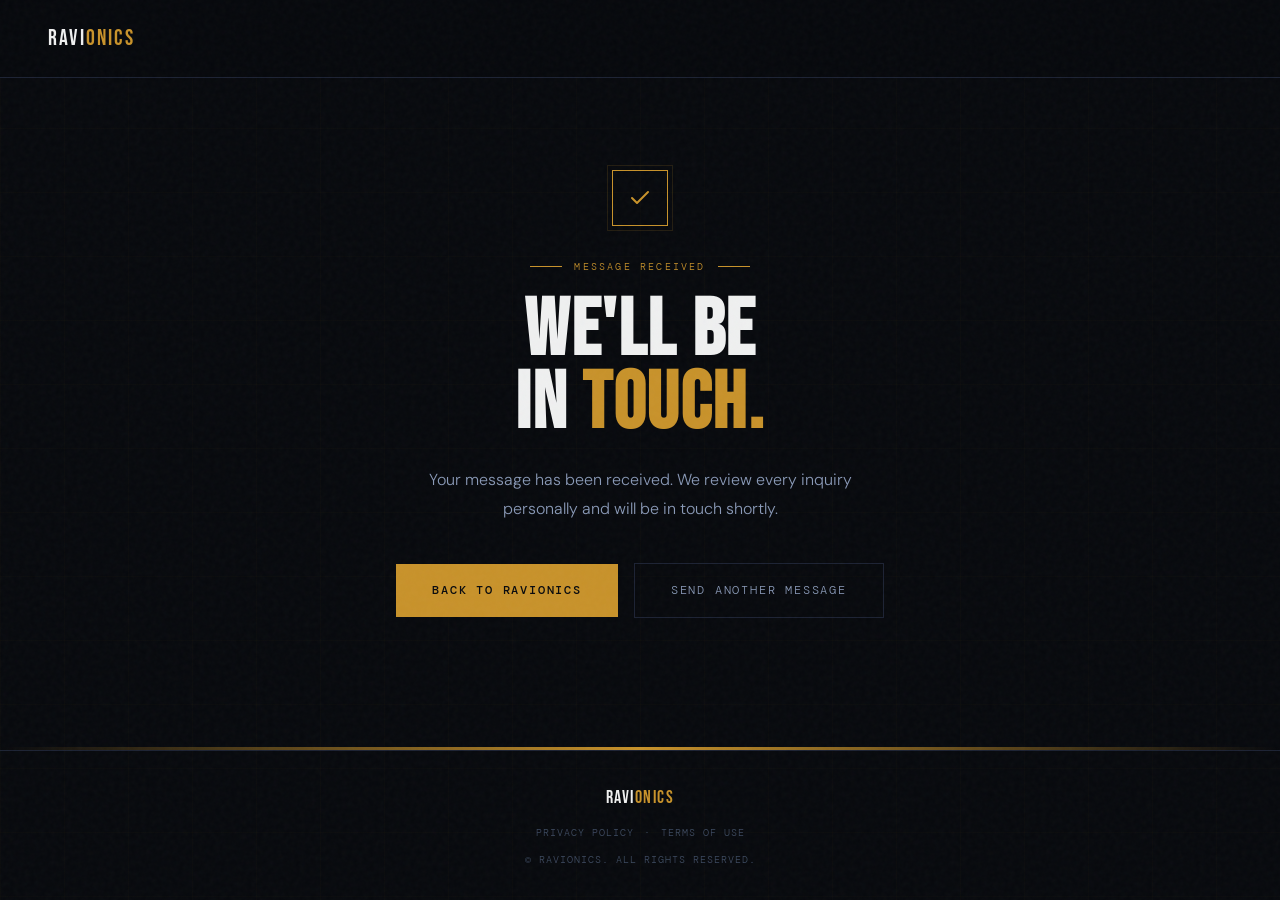
<file: thanks.html>
<!DOCTYPE html>
<html lang="en">
<head>
<meta charset="UTF-8">
<meta name="viewport" content="width=device-width, initial-scale=1.0">
<title>Message Received | Ravionics</title>
<meta name="description" content="Your message has been received by Ravionics.">
<meta name="robots" content="noindex">
<meta property="og:type" content="website">
<meta property="og:url" content="https://ravionics.com/thanks.html">
<meta property="og:title" content="Message Received | Ravionics">
<meta property="og:description" content="Your message has been received by Ravionics.">
<meta property="og:image" content="https://ravionics.com/og-image.png">
<meta property="og:image:url" content="https://ravionics.com/og-image.png">
<meta property="og:image:secure_url" content="https://ravionics.com/og-image.png">
<meta property="og:image:type" content="image/png">
<meta property="og:image:alt" content="Ravionics persistent aerial infrastructure preview image">
<meta property="og:image:width" content="1200">
<meta property="og:image:height" content="630">
<meta property="og:site_name" content="Ravionics">
<meta property="og:locale" content="en_US">
<meta name="twitter:card" content="summary_large_image">
<meta name="twitter:url" content="https://ravionics.com/thanks.html">
<meta name="twitter:title" content="Message Received | Ravionics">
<meta name="twitter:description" content="Your message has been received by Ravionics.">
<meta name="twitter:image" content="https://ravionics.com/og-image.png">
<meta name="twitter:image:alt" content="Ravionics persistent aerial infrastructure preview image">
<link rel="canonical" href="https://ravionics.com/thanks.html">
<link rel="preconnect" href="https://fonts.googleapis.com">
<link rel="preconnect" href="https://fonts.gstatic.com" crossorigin>
<link href="https://fonts.googleapis.com/css2?family=Bebas+Neue&family=DM+Sans:ital,opsz,wght@0,9..40,300;0,9..40,400;0,9..40,500&family=DM+Mono:wght@400;500&display=swap" rel="stylesheet">
<style>
:root {
  --black:   #07090D;
  --steel:   #0F1219;
  --card:    #111520;
  --rule:    #1C2233;
  --muted:   #3D4A60;
  --body:    #8A9AB8;
  --white:   #EFF0F0;
  --accent:  #C8922A;
  --accent2: #9A6E1E;
}
*, *::before, *::after { box-sizing: border-box; margin: 0; padding: 0; }
html { scroll-behavior: smooth; font-size: 16px; }
body {
  background: var(--black);
  color: var(--white);
  font-family: 'DM Sans', sans-serif;
  font-weight: 300;
  line-height: 1.7;
  min-height: 100vh;
  display: flex;
  flex-direction: column;
}
body::after {
  content: '';
  position: fixed;
  inset: 0;
  background-image: url("data:image/svg+xml,%3Csvg viewBox='0 0 200 200' xmlns='http://www.w3.org/2000/svg'%3E%3Cfilter id='n'%3E%3CfeTurbulence type='fractalNoise' baseFrequency='0.85' numOctaves='4' stitchTiles='stitch'/%3E%3C/filter%3E%3Crect width='100%25' height='100%25' filter='url(%23n)' opacity='0.03'/%3E%3C/svg%3E");
  pointer-events: none;
  z-index: 9999;
}
.grid-lines {
  position: fixed;
  inset: 0;
  background-image:
    linear-gradient(rgba(200,146,42,0.025) 1px, transparent 1px),
    linear-gradient(90deg, rgba(200,146,42,0.025) 1px, transparent 1px);
  background-size: 64px 64px;
  pointer-events: none;
  z-index: 0;
}
nav {
  position: fixed;
  top: 0; left: 0; right: 0;
  z-index: 500;
  display: flex;
  align-items: center;
  justify-content: space-between;
  padding: 20px 48px;
  background: rgba(7,9,13,0.95);
  backdrop-filter: blur(16px);
  border-bottom: 1px solid var(--rule);
}
.nav-logo {
  font-family: 'Bebas Neue', sans-serif;
  font-size: 22px;
  letter-spacing: 0.1em;
  color: var(--white);
  text-decoration: none;
}
.nav-logo span { color: var(--accent); }
main {
  flex: 1;
  display: flex;
  align-items: center;
  justify-content: center;
  padding: 120px 24px 80px;
  position: relative;
  z-index: 1;
}
.thanks-wrap {
  max-width: 560px;
  width: 100%;
  display: flex;
  flex-direction: column;
  align-items: center;
  text-align: center;
  animation: fadeUp 0.7s ease both;
}
@keyframes fadeUp {
  from { opacity: 0; transform: translateY(28px); }
  to   { opacity: 1; transform: translateY(0); }
}
.thanks-icon {
  width: 56px;
  height: 56px;
  border: 1px solid var(--accent);
  display: flex;
  align-items: center;
  justify-content: center;
  margin-bottom: 32px;
  position: relative;
}
.thanks-icon::before {
  content: '';
  position: absolute;
  inset: -6px;
  border: 1px solid rgba(200,146,42,0.15);
}
.thanks-icon svg {
  width: 24px;
  height: 24px;
  stroke: var(--accent);
  fill: none;
  stroke-width: 2;
  stroke-linecap: round;
  stroke-linejoin: round;
}
.thanks-label {
  font-family: 'DM Mono', monospace;
  font-size: 10px;
  letter-spacing: 0.22em;
  text-transform: uppercase;
  color: var(--accent);
  margin-bottom: 20px;
  display: flex;
  align-items: center;
  gap: 12px;
}
.thanks-label::before, .thanks-label::after {
  content: '';
  display: block;
  width: 32px; height: 1px;
  background: var(--accent);
}
h1 {
  font-family: 'Bebas Neue', sans-serif;
  font-size: clamp(48px, 8vw, 80px);
  letter-spacing: 0.02em;
  line-height: 0.92;
  margin-bottom: 24px;
}
h1 span { color: var(--accent); }
p {
  font-size: 16px;
  color: var(--body);
  line-height: 1.8;
  max-width: 460px;
  margin-bottom: 40px;
}
.thanks-actions {
  display: flex;
  gap: 16px;
  align-items: center;
  justify-content: center;
  flex-wrap: wrap;
}
.btn-primary {
  font-family: 'DM Mono', monospace;
  font-size: 12px;
  letter-spacing: 0.15em;
  text-transform: uppercase;
  color: var(--black);
  background: var(--accent);
  padding: 16px 36px;
  text-decoration: none;
  font-weight: 500;
  transition: background 0.2s, transform 0.15s, box-shadow 0.2s;
  display: inline-block;
}
.btn-primary:hover {
  background: var(--accent2);
  transform: translateY(-2px);
  box-shadow: 0 8px 24px rgba(200,146,42,0.2);
}
.btn-ghost {
  font-family: 'DM Mono', monospace;
  font-size: 12px;
  letter-spacing: 0.15em;
  text-transform: uppercase;
  color: var(--body);
  border: 1px solid var(--rule);
  padding: 16px 36px;
  text-decoration: none;
  transition: border-color 0.2s, color 0.2s, transform 0.15s;
  display: inline-block;
}
.btn-ghost:hover {
  border-color: var(--accent);
  color: var(--accent);
  transform: translateY(-2px);
}
.accent-bar {
  height: 3px;
  background: linear-gradient(90deg, transparent, var(--accent), transparent);
  position: relative;
  z-index: 1;
}
footer {
  position: relative;
  z-index: 1;
  border-top: 1px solid var(--rule);
  padding: 32px 24px;
  text-align: center;
  display: flex;
  flex-direction: column;
  align-items: center;
  gap: 10px;
}
.footer-logo {
  font-family: 'Bebas Neue', sans-serif;
  font-size: 18px;
  letter-spacing: 0.08em;
  color: var(--white);
}
.footer-logo span { color: var(--accent); }
.footer-links {
  display: flex;
  align-items: center;
  gap: 10px;
  font-family: 'DM Mono', monospace;
  font-size: 10px;
  letter-spacing: 0.1em;
  color: var(--muted);
  text-transform: uppercase;
}
.footer-links a { color: var(--muted); text-decoration: none; transition: color 0.2s; }
.footer-links a:hover { color: var(--accent); }
.footer-copy {
  font-family: 'DM Mono', monospace;
  font-size: 10px;
  letter-spacing: 0.1em;
  color: var(--muted);
  text-transform: uppercase;
}
@media (max-width: 768px) {
  nav { padding: 16px 20px; justify-content: center; }
  .thanks-actions { flex-direction: column; width: 100%; }
  .btn-primary, .btn-ghost { width: 100%; text-align: center; }
}
</style>
</head>
<body>
<div class="grid-lines"></div>

<nav>
  <a href="/" class="nav-logo">RAVI<span>ONICS</span></a>
</nav>

<main>
  <div class="thanks-wrap">
    <div class="thanks-icon">
      <svg viewBox="0 0 24 24">
        <polyline points="20 6 9 17 4 12"></polyline>
      </svg>
    </div>
    <div class="thanks-label">Message Received</div>
    <h1>WE'LL BE<br>IN <span>TOUCH.</span></h1>
    <p>Your message has been received. We review every inquiry personally and will be in touch shortly.</p>
    <div class="thanks-actions">
      <a href="/" class="btn-primary">Back to Ravionics</a>
      <a href="/#contact" class="btn-ghost">Send Another Message</a>
    </div>
  </div>
</main>

<div class="accent-bar"></div>
<footer>
  <div class="footer-logo">RAVI<span>ONICS</span></div>
  <div class="footer-links">
    <a href="/privacy.html">Privacy Policy</a>
    <span>·</span>
    <a href="/terms.html">Terms of Use</a>
  </div>
  <div class="footer-copy">© Ravionics. All rights reserved.</div>
</footer>
</body>
</html>
</file>
<file: r.css>
/* Ravionics. Built on the Ibom Space and Maeviq design: one family (Archivo), one dark ground, one ink.
   Gold appears on markers, the one action and the aircraft's own light lines. */

@font-face {
  font-family: 'Archivo';
  src: url('/fonts/archivo.woff2') format('woff2-variations'), url('/fonts/archivo.woff2') format('woff2');
  font-weight: 100 900;
  font-stretch: 62% 125%;
  font-display: swap;
}

:root {
  --bg: #05070a;
  --surface: #0b0f14;
  --surface-2: #121820;
  --ink: #eef0f3;
  --muted: #a7aeb8;
  --iodine: #d9a441;
  --hi: #e6b85c;
  --line: #222a35;
  --m: clamp(20px, 4vw, 56px);
  --max: 1360px;
  --step-small: 0.875rem;
  --step-body: clamp(1.0625rem, 1rem + 0.2vw, 1.1875rem);
  --step-lead: clamp(1.25rem, 1.1rem + 0.6vw, 1.625rem);
  --step-head: clamp(2.1rem, 1.3rem + 3.2vw, 4.4rem);
  --step-hero: clamp(3rem, 1rem + 6.4vw, 7.4rem);
  --ease-out: cubic-bezier(.16, 1, .3, 1);
  color-scheme: dark;
}

*, *::before, *::after { box-sizing: border-box; }
html { -webkit-text-size-adjust: 100%; scroll-behavior: smooth; scroll-padding-top: 72px; }
body {
  margin: 0; background: var(--bg); color: var(--ink);
  font-family: 'Archivo', system-ui, -apple-system, 'Segoe UI', sans-serif;
  font-size: var(--step-body); line-height: 1.55; font-variation-settings: 'wdth' 100;
  text-rendering: optimizeLegibility; -webkit-font-smoothing: antialiased;
}
img, video { display: block; max-width: 100%; height: auto; }
a { color: inherit; }
p { margin: 0 0 1em; }
::selection { background: var(--iodine); color: #120a02; }
:focus-visible { outline: 2px solid var(--iodine); outline-offset: 3px; }

h1, h2, h3 {
  margin: 0 0 0.45em; font-weight: 640; letter-spacing: -0.025em; line-height: 0.98;
  font-stretch: 112%; font-variation-settings: 'wdth' 112; text-wrap: balance;
}
h1 { font-size: var(--step-hero); font-stretch: 118%; font-variation-settings: 'wdth' 118; letter-spacing: -0.035em; line-height: 0.92; }
h2 { font-size: var(--step-head); }
h3 { font-size: clamp(1.75rem, 1.3rem + 1.6vw, 2.75rem); }
.lead { font-size: var(--step-lead); line-height: 1.4; }
.muted { color: var(--muted); }
.small { font-size: var(--step-small); color: var(--muted); }

.skip { position: absolute; left: -9999px; top: 8px; background: var(--ink); color: var(--bg); padding: 10px 14px; z-index: 100; }
.skip:focus { left: 8px; }

main, .foot { position: relative; }

/* ------------------------------------------------------------------ bar */
.bar {
  position: fixed; top: 0; left: 0; right: 0; z-index: 20; height: 72px;
  display: flex; align-items: center; gap: 32px; padding: 0 var(--m);
  transition: background-color .4s ease;
}
.bar.solid { background: rgba(5, 7, 10, 0.92); }
.wordmark {
  text-decoration: none; font-weight: 700; font-size: 1.05rem; text-transform: uppercase;
  letter-spacing: 0.04em; font-stretch: 125%; font-variation-settings: 'wdth' 125; white-space: nowrap;
}
.links { display: flex; gap: 28px; margin-left: auto; }
.links a { text-decoration: none; color: var(--muted); font-size: 0.98rem; transition: color .2s; }
.links a:hover, .links a[aria-current='true'] { color: var(--ink); }
.menu { display: none; background: none; border: 0; color: var(--ink); padding: 10px; margin-right: -10px; cursor: pointer; }

/* -------------------------------------------------------------- buttons */
.btn {
  display: inline-flex; align-items: center; justify-content: center; min-height: 50px; padding: 0 24px;
  font: inherit; font-size: 1rem; font-weight: 600; text-decoration: none; border-radius: 999px; border: 0; cursor: pointer;
  transition: transform .25s var(--ease-out), background-color .2s, color .2s;
}
.btn:active { transform: scale(0.97); }
.btn-ink { background: var(--ink); color: var(--bg); }
.btn-ink:hover { background: #fff; transform: translateY(-2px); }
.btn-quiet { background: var(--surface-2); color: var(--ink); }
.btn-quiet:hover { background: #1b2430; transform: translateY(-2px); }
.btn-big { min-height: 64px; padding: 0 34px; font-size: 1.15rem; }
.bar-cta { min-height: 42px; padding: 0 18px; font-size: 0.95rem; }
.actions { display: flex; flex-wrap: wrap; gap: 12px; margin-top: 28px; }

/* ----------------------------------------------------------------- hero */
.hero { position: relative; min-height: 100vh; min-height: 100svh; display: flex; align-items: flex-end; padding: 120px var(--m) clamp(64px, 11vh, 120px); }
.hero::before { content: ''; position: absolute; inset: 0; pointer-events: none; z-index: 1;
  background: linear-gradient(90deg, rgba(5,7,10,.82) 0%, rgba(5,7,10,.55) 38%, rgba(5,7,10,0) 62%); }
.hero-copy { position: relative; z-index: 2; max-width: min(780px, 56vw); }
.hero h1 { max-width: 10ch; }
.hero .lead { max-width: 34ch; color: var(--ink); }

/* --------------------------------------------------- tug, real NASA film */
.hero { overflow: hidden; background: #000; }
.hero-film { position: absolute; inset: 0; width: 100%; height: 100%; object-fit: cover; }
.credit { margin: 0; font-size: 0.8125rem; color: rgba(238, 240, 243, 0.78); }
.hero .credit { position: absolute; right: var(--m); bottom: 22px; z-index: 1; }
.tug { position: relative; display: grid; grid-template-columns: minmax(0, 5fr) minmax(0, 7fr); background: var(--bg); }
.tug-film { grid-column: 2; grid-row: 1; position: sticky; top: 72px; height: calc(100vh - 72px); height: calc(100svh - 72px); overflow: hidden; background: #000; }
.tf { position: absolute; inset: 0; width: 100%; height: 100%; object-fit: cover; opacity: 0; transition: opacity 1.2s ease; }
.tf.on { opacity: 1; }
.tug-credit { position: absolute; left: 24px; bottom: 20px; z-index: 1; background: rgba(5,7,10,.7); padding: 6px 10px; }
.tug-steps { grid-column: 1; grid-row: 1; }
.tug .col { width: 100%; max-width: 540px; padding: 0 clamp(24px, 3vw, 48px); }
.tug-intro, .step { min-height: 92vh; min-height: 92svh; display: flex; align-items: center; padding: 96px 0 96px var(--m); }
.tug-intro h2 { font-size: clamp(2.1rem, 1.2rem + 2.6vw, 3.6rem); }
.step-index { list-style: none; padding: 0; margin: 28px 0 0; display: flex; flex-wrap: wrap; gap: 8px; }
.step-index a {
  display: inline-flex; align-items: center; min-height: 40px; padding: 0 14px; border-radius: 999px;
  background: var(--surface-2); text-decoration: none; font-size: 0.95rem; transition: background-color .2s, color .2s;
}
.step-index a:hover { background: #1d2632; }
.step-index a.on { background: var(--iodine); color: #120a02; }

/* ---------------------------------------------------- how the tug sees */
.nav-sec { background: var(--surface); padding: clamp(110px, 14vw, 200px) 0; }
.nav-head { display: grid; grid-template-columns: minmax(0, 5fr) minmax(0, 7fr); gap: 24px clamp(32px, 5vw, 88px); align-items: end; margin-bottom: 48px; }
.nav-head h2 { margin: 0; }
.nav-head p { margin: 0; font-size: var(--step-lead); line-height: 1.4; }
.nav-view { margin: 0; }
.nav-frame { position: relative; overflow: hidden; background: #000; aspect-ratio: 16 / 9; }
.nav-frame video { width: 100%; height: 100%; object-fit: cover; }
.track { position: absolute; left: 0; top: 0; width: 0; height: 0; border: 2px solid #9fe8ff; transition: opacity .3s; opacity: 0; pointer-events: none; }
.track.live { opacity: 1; }
.track::before, .track::after { content: ''; position: absolute; left: 50%; top: 50%; width: 14px; height: 14px; margin: -7px 0 0 -7px; border: 2px solid #9fe8ff; border-radius: 50%; }
.track::after { width: 4px; height: 4px; margin: -2px 0 0 -2px; background: #9fe8ff; border: 0; }
.track-tag { position: absolute; left: -2px; bottom: 100%; margin-bottom: 6px; white-space: nowrap; font-size: 0.8125rem; font-weight: 600; color: #05070a; background: #9fe8ff; padding: 3px 8px; }
.readout { position: absolute; right: 16px; top: 16px; margin: 0; background: rgba(5, 7, 10, 0.82); padding: 14px 18px; display: grid; gap: 8px; min-width: 230px; }
.readout div { display: flex; justify-content: space-between; gap: 20px; }
.readout dt { color: var(--muted); font-size: 0.875rem; }
.readout dd { margin: 0; font-weight: 600; font-size: 0.95rem; font-variant-numeric: tabular-nums; }
.nav-steps { list-style: none; margin: 56px 0 0; padding: 0; display: grid; grid-template-columns: repeat(4, minmax(0, 1fr)); gap: 4px; }
.nav-steps li { background: var(--surface-2); padding: 28px 26px 30px; }
.nav-steps li:nth-child(4) { background: #141a21; }
.nav-steps h3 { font-size: 1.5rem; margin-bottom: 0.5em; }
.nav-steps p { margin: 0; font-size: 1rem; color: var(--muted); }

.plan-film { margin: 36px 0 0; }
.plan-film video { width: 100%; aspect-ratio: 16 / 9; object-fit: cover; background: #000; }

/* ------------------------------------------------------------- services */
.services { background: var(--surface); padding: clamp(110px, 14vw, 200px) 0; }
.wrap { max-width: var(--max); margin: 0 auto; padding: 0 var(--m); }
.service-list { margin: 56px 0 0; }
.service { display: grid; grid-template-columns: minmax(0, 5fr) minmax(0, 7fr); gap: 24px 48px; padding: 36px 0; }
.service + .service { margin-top: 8px; }
.service:nth-child(2), .service:nth-child(4) { background: var(--surface-2); margin-left: calc(var(--m) * -1); margin-right: calc(var(--m) * -1); padding-left: var(--m); padding-right: var(--m); }
.service dt { font-size: clamp(2.2rem, 1.4rem + 3vw, 4.4rem); font-weight: 640; letter-spacing: -0.03em; line-height: 1; font-stretch: 118%; font-variation-settings: 'wdth' 118; }
.service dd { margin: 0; max-width: 46ch; font-size: var(--step-lead); line-height: 1.4; }
.service .who { font-size: var(--step-body); color: var(--muted); margin: 0; }
.aside { margin: 64px 0 0; max-width: 60ch; font-size: var(--step-lead); line-height: 1.4; }

/* -------------------------------------------------------------- products */
.product { background: var(--bg); padding: clamp(110px, 14vw, 200px) var(--m); display: grid; grid-template-columns: minmax(0, 7fr) minmax(0, 5fr); gap: clamp(32px, 5vw, 88px); align-items: center; max-width: none; }
.film { margin: 0; }
.film video { width: 100%; aspect-ratio: 16 / 10; object-fit: cover; background: #000; }
figcaption { margin-top: 12px; font-size: var(--step-small); color: var(--muted); }
.product-copy { max-width: 560px; }
.parts { margin: 36px 0 0; display: grid; gap: 4px; }
.parts > div { background: var(--surface); padding: 18px 22px; }
.parts dt { font-weight: 640; font-size: 1.15rem; }
.parts dd { margin: 4px 0 0; color: var(--muted); font-size: 1rem; }
.caelum { background: var(--surface); grid-template-columns: minmax(0, 1fr); }
.caelum .product-copy { max-width: var(--max); margin: 0 auto; width: 100%; display: grid; grid-template-columns: minmax(0, 6fr) minmax(0, 6fr); gap: 0 clamp(32px, 5vw, 88px); }
.caelum h2, .caelum .lead { grid-column: 1; }
.caelum .parts { grid-column: 2; grid-row: 1 / span 3; margin: 0; align-self: start; }
.caelum .parts > div { background: var(--surface-2); padding: 26px 28px; }
.caelum .actions { grid-column: 1; }

/* ------------------------------------------------------------- showcase */
.showcase { position: relative; min-height: 100vh; min-height: 100svh; background: #000; overflow: hidden; display: flex; align-items: flex-end; }
.showcase-film { position: absolute; inset: 0; width: 100%; height: 100%; object-fit: cover; }
img.showcase-film { max-width: none; }
.showcase-copy { position: relative; margin: 0 var(--m) clamp(56px, 9vh, 104px) auto; width: min(520px, 100%); background: rgba(5, 7, 10, 0.86); padding: 36px 40px 28px; }
.showcase-copy h2 { font-size: clamp(2rem, 1.3rem + 2.2vw, 3.4rem); }

/* ----------------------------------------------------------- technology */
.technology { background: var(--bg); padding: clamp(110px, 14vw, 200px) 0; }
.tech-head { display: grid; grid-template-columns: minmax(0, 7fr) minmax(0, 5fr); gap: 24px clamp(32px, 5vw, 88px); align-items: end; margin-bottom: 56px; }
.tech-head h2 { margin: 0; }
.tech-head p { margin: 0; font-size: var(--step-lead); line-height: 1.4; }
.table-wrap { overflow-x: auto; }
table { width: 100%; border-collapse: collapse; font-size: 1.02rem; }
caption { text-align: left; color: var(--muted); font-size: var(--step-small); padding-bottom: 14px; }
th { text-align: left; font-weight: 600; color: var(--muted); padding: 14px 18px; border-bottom: 1px solid var(--line); font-size: var(--step-small); }
td { padding: 18px; border-bottom: 1px solid var(--line); vertical-align: top; }
td:first-child { font-weight: 600; width: 32%; }
td:last-child { color: var(--muted); white-space: nowrap; }
tr.ours td { color: var(--ink); background: #141a21; }
tr.ours td:first-child { box-shadow: inset 3px 0 0 var(--iodine); }
.technology .small { margin-top: 24px; }

/* --------------------------------------------------------------- easley */
.easley { background: var(--surface); padding: clamp(110px, 14vw, 200px) var(--m); display: grid; grid-template-columns: minmax(0, 5fr) minmax(0, 7fr); gap: clamp(32px, 5vw, 88px); align-items: center; }
.easley-copy { max-width: 540px; }
.easley-shots { display: grid; gap: 20px; }
.easley-shots figure { margin: 0; }
.easley-shots figure:nth-child(2) { width: 78%; margin-left: auto; }
.easley-shots img { width: 100%; border-radius: 10px; background: #0a0a0a; }

/* ----------------------------------------------------------------- plan */
.plan { background: var(--bg); padding: clamp(110px, 14vw, 200px) 0; }
.plan-grid { display: grid; grid-template-columns: minmax(0, 5fr) minmax(0, 7fr); gap: clamp(32px, 5vw, 88px); }
.plan-head p { font-size: var(--step-lead); line-height: 1.4; max-width: 34ch; }
.plan-list { list-style: none; margin: 0; padding: 0; display: grid; gap: 4px; }
.plan-list li { display: grid; grid-template-columns: 9.5rem minmax(0, 1fr); gap: 20px; background: var(--surface); padding: 22px 26px; }
.plan-list li:last-child { background: #141a21; }
.when { font-weight: 640; font-variant-numeric: tabular-nums; }

/* -------------------------------------------------------------- contact */
.contact { background: var(--ink); color: var(--bg); padding: clamp(110px, 14vw, 200px) 0; }
.contact-grid { display: grid; grid-template-columns: minmax(0, 6fr) minmax(0, 6fr); gap: clamp(32px, 5vw, 88px); align-items: start; }
.contact h2 { font-size: clamp(3rem, 1.4rem + 6vw, 7.5rem); }
.who-list { list-style: none; padding: 0; margin: 28px 0 0; display: grid; gap: 4px; }
.who-list a { display: block; padding: 18px 22px; background: #dfe2e7; text-decoration: none; font-weight: 600; transition: background-color .2s, transform .25s var(--ease-out); }
.who-list a:hover { background: #d2d6dd; transform: translateX(4px); }
.contact .btn-ink { background: var(--bg); color: var(--ink); }
.contact .btn-ink:hover { background: #000; }

/* ----------------------------------------------------------------- motion */
[data-reveal] { transition: opacity .9s var(--ease-out), transform .9s var(--ease-out); transition-delay: var(--d, 0ms); }
.js [data-reveal]:not(.in) { opacity: 0; transform: translateY(26px); }
@media (prefers-reduced-motion: reduce) {
  html { scroll-behavior: auto; }
  [data-reveal], .js [data-reveal]:not(.in) { opacity: 1; transform: none; transition: none; }
}

/* ------------------------------------------------------- tablet & phone */
@media (max-width: 1080px) {
  .links { gap: 20px; }
  .product, .easley, .plan-grid, .contact-grid, .tech-head { grid-template-columns: minmax(0, 1fr); }
  .nav-steps { grid-template-columns: repeat(2, minmax(0, 1fr)); }
  .caelum .product-copy { grid-template-columns: minmax(0, 1fr); }
  .caelum .parts { grid-column: 1; grid-row: auto; margin-top: 32px; }
  .product-copy, .easley-copy { max-width: 680px; }
}

@media (max-width: 860px) {
  .menu { display: block; margin-left: auto; }
  .bar-cta { display: none; }
  .links {
    display: none; position: fixed; top: 72px; left: 0; right: 0; background: var(--bg);
    flex-direction: column; align-items: center; gap: 0; padding: 12px 0 28px; margin: 0;
  }
  .links.open { display: flex; }
  .links a { font-size: 1.35rem; padding: 14px; color: var(--ink); }
}

/* Phone: headings, buttons and icons are centred (house rule). */
@media (max-width: 760px) {
  .bar { justify-content: center; }
  .wordmark { position: absolute; left: 50%; transform: translateX(-50%); }
  .menu { position: absolute; right: var(--m); margin: 0; }
  h1, h2, h3, .lead, .hero-copy, .tug .col, .tech-head, .plan-head, .easley-copy, .product-copy > p, .showcase-copy, .contact-grid > h2, .contact .lead, .aside { text-align: center; }
  .actions, .step-index { justify-content: center; }
  .actions .btn { width: 100%; max-width: 360px; }
  .hero { align-items: flex-end; padding-bottom: 64px; }
  .hero::before { background: linear-gradient(0deg, rgba(5,7,10,.94) 0%, rgba(5,7,10,.8) 42%, rgba(5,7,10,0) 66%); }
  .hero-copy { max-width: none; margin: 0 auto; }
  .hero h1 { max-width: none; font-size: clamp(2.7rem, 11.5vw, 4rem); }
  .hero .lead { margin-left: auto; margin-right: auto; font-size: 1.15rem; }
  .hero .credit { left: 0; right: 0; bottom: 14px; text-align: center; font-size: 0.75rem; }
  .tug { grid-template-columns: minmax(0, 1fr); }
  .tug-film { grid-column: 1; grid-row: 1; top: 72px; height: 38svh; z-index: 2; }
  .tug-credit { left: 0; right: 0; bottom: 0; text-align: center; font-size: 0.75rem; }
  .tug-steps { grid-row: 2; }
  .tug-intro, .step { min-height: 62svh; padding: 48px 0; align-items: flex-start; }
  .tug .col { padding: 0 24px; max-width: none; }
  .tug-intro h2 { font-size: clamp(2rem, 8.6vw, 2.6rem); }
  .nav-head { grid-template-columns: minmax(0, 1fr); text-align: center; }
  .nav-frame { aspect-ratio: auto; }
  .nav-frame video { aspect-ratio: 1 / 1; height: auto; }
  .nav-frame video { object-position: 50% 50%; }
  .readout { position: static; background: var(--surface-2); min-width: 0; grid-template-columns: 1fr 1fr; gap: 6px 16px; padding: 10px 12px; }
  .readout div { flex-direction: column; gap: 0; }
  .readout dt { font-size: 0.75rem; }
  .step, .tug-intro { scroll-margin-top: calc(72px + 38svh); }
  .nav-steps { grid-template-columns: minmax(0, 1fr); }
  .nav-steps li { text-align: center; }
  .service { grid-template-columns: minmax(0, 1fr); text-align: center; gap: 12px; }
  .service dd { margin: 0 auto; }
  .plan-head p, .product-copy .lead, .easley-copy p { margin-left: auto; margin-right: auto; }
  .parts > div, .plan-list li { text-align: left; }
  .plan-list li { grid-template-columns: minmax(0, 1fr); gap: 4px; }
  .showcase { flex-direction: column; justify-content: flex-end; min-height: 0; }
  .showcase-film { position: relative; height: 62svh; }
  .showcase-copy { margin: 0; width: 100%; background: var(--bg); padding: 32px 24px 48px; }
  .easley-shots figure:nth-child(2) { width: 100%; margin-top: 0; }
  .contact .who-list a { text-align: center; }
  .contact .actions .btn { max-width: none; font-size: 1.05rem; }
  figcaption { text-align: center; }
  td:first-child { width: auto; }
  table, tbody, tr, td { display: block; }
  thead { position: absolute; left: -9999px; }
  tr { padding: 18px 0; border-bottom: 1px solid var(--line); }
  td { border: 0; padding: 2px 0; }
  td:last-child { white-space: normal; font-size: var(--step-small); }
  tr.ours { padding: 18px 16px; background: #141a21; }
  tr.ours td, tr.ours td:first-child { background: none; box-shadow: none; }
}

/* ---------------------------------------------------------------- legal */
.legal .bar { justify-content: space-between; }
.legal-back { position: static; }
.legal-main { max-width: 760px; margin: 0 auto; padding: 150px var(--m) 120px; }
.legal-main h1 { font-size: clamp(2.6rem, 1.6rem + 4vw, 5rem); }
.legal-main h2 { font-size: 1.6rem; margin-top: 2.2em; }
.legal-main a { color: var(--ink); }
@media (max-width: 760px) { .legal .bar-cta { display: none; } .legal-main h1, .legal-main h2, .legal-main > .small { text-align: center; } }

/* ===================================================================
   K2-style shell: thin bar with a live clock, cinematic sections.
   =================================================================== */
.bar { height: 64px; gap: 40px; font-size: 0.875rem; }
.bar.solid { background: rgba(5, 7, 10, 0.78); backdrop-filter: blur(14px); -webkit-backdrop-filter: blur(14px); }
.wordmark { display: inline-flex; align-items: center; gap: 10px; font-size: 0.95rem; letter-spacing: 0.12em; font-weight: 600; }
.wordmark .mark { flex: none; }
.links { margin-left: clamp(24px, 12vw, 220px); gap: 30px; }
.links a { font-size: 0.9rem; color: rgba(238,240,243,.72); }
.links a[aria-current='page'] { color: var(--ink); }
.clock { margin: 0 0 0 auto; font-size: 0.82rem; color: rgba(238,240,243,.72); font-variant-numeric: tabular-nums; white-space: nowrap; letter-spacing: 0.01em; }
.clock-sep { opacity: .5; margin: 0 4px; }
html { scroll-padding-top: 64px; }
.tug-film { top: 64px; height: calc(100svh - 64px); }

.corners { position: absolute; inset: clamp(76px, 10vh, 100px) var(--m) clamp(28px, 5vh, 48px); pointer-events: none; z-index: 3; }
.corners i { position: absolute; width: 14px; height: 14px; border: 0 solid rgba(238,240,243,.55); }
.corners i:nth-child(1) { left: 0; top: 0; border-left-width: 1px; border-top-width: 1px; }
.corners i:nth-child(2) { right: 0; top: 0; border-right-width: 1px; border-top-width: 1px; }
.corners i:nth-child(3) { left: 0; bottom: 0; border-left-width: 1px; border-bottom-width: 1px; }
.corners i:nth-child(4) { right: 0; bottom: 0; border-right-width: 1px; border-bottom-width: 1px; }
.credit { font-size: 0.75rem; color: rgba(238,240,243,.6); }

/* ---------------------------------------------------------------- hero */
.k-hero { position: relative; height: 100vh; height: 100svh; min-height: 560px; overflow: hidden; background: #000; }
.k-hero-film { position: absolute; inset: 0; width: 100%; height: 100%; object-fit: cover; opacity: .42; filter: saturate(.9); }
.k-hero::after { content: ''; position: absolute; inset: 0; background: radial-gradient(120% 90% at 50% 50%, rgba(0,0,0,0) 40%, rgba(0,0,0,.65) 100%); pointer-events: none; }
.k-hero-type { position: absolute; inset: 0; width: 100%; height: 100%; z-index: 2; }
.k-hero-h { position: absolute; left: 0; right: 0; top: 50%; transform: translateY(-50%); margin: 0; text-align: center; z-index: 2;
  font-size: clamp(3.4rem, 13.2vw, 15rem); font-weight: 560; font-stretch: 100%; font-variation-settings: 'wdth' 100; letter-spacing: -0.035em; line-height: .9; color: rgba(238,240,243,.92); white-space: nowrap; }
.type-live .k-hero-h { color: transparent; }
.k-hero-h span { display: inline-block; }
.js .k-hero-h span { animation: rise 1.4s var(--ease-out) both; }
.js .k-hero-h span + span { animation-delay: .12s; }
@keyframes rise { from { opacity: 0; transform: translateY(.18em); filter: blur(10px); } to { opacity: 1; transform: none; filter: none; } }
.k-hero-foot { position: absolute; left: var(--m); right: var(--m); bottom: clamp(44px, 7vh, 70px); z-index: 3; display: flex; justify-content: space-between; align-items: flex-end; gap: 24px; padding: 0 22px; }
.k-hero-foot p { margin: 0; }
.k-hero-foot p:first-child { max-width: 30ch; font-size: 1.05rem; line-height: 1.4; }

/* ----------------------------------------------------------- statement */
.k-statement { padding: clamp(120px, 16vw, 220px) var(--m) clamp(80px, 10vw, 140px); max-width: var(--max); margin: 0 auto; }
.k-big { margin: 0; max-width: 30ch; font-size: clamp(1.7rem, 1rem + 2.4vw, 3.1rem); line-height: 1.16; letter-spacing: -0.02em; font-weight: 500; }
.k-big .w { transition: opacity .5s ease, color .5s ease; opacity: .18; }
.k-big .w.on { opacity: 1; }

/* -------------------------------------------------------------- rail */
.k-rail { padding: 0 0 clamp(110px, 14vw, 200px); }
.k-rail-head { max-width: var(--max); margin: 0 auto 28px; padding: 0 var(--m); display: flex; align-items: center; justify-content: space-between; gap: 20px; }
.k-rail-head h2 { margin: 0; font-size: clamp(1.5rem, 1.1rem + 1.2vw, 2.2rem); font-weight: 500; font-stretch: 100%; font-variation-settings: 'wdth' 100; letter-spacing: -0.015em; }
.k-arrows { display: flex; gap: 6px; }
.k-arrows button { width: 40px; height: 40px; display: grid; place-items: center; background: var(--surface-2); color: var(--ink); border: 0; border-radius: 4px; cursor: pointer; transition: background-color .2s; }
.k-arrows button:hover { background: #1f2834; }
.k-rail-track { list-style: none; margin: 0; padding: 0 var(--m); display: grid; grid-auto-flow: column; grid-auto-columns: min(72vw, 820px); gap: 14px; overflow-x: auto; scroll-snap-type: x mandatory; scroll-padding: 0 var(--m); scrollbar-width: none; }
.k-rail-track::-webkit-scrollbar { display: none; }
.k-card { scroll-snap-align: start; }
.k-card a { position: relative; display: block; aspect-ratio: 16 / 10; overflow: hidden; background: #000; text-decoration: none; }
.k-card video, .k-card img { position: absolute; inset: 0; width: 100%; height: 100%; object-fit: cover; transition: transform 1.2s var(--ease-out), opacity .6s; opacity: .82; }
.k-card a:hover video, .k-card a:hover img { transform: scale(1.04); opacity: 1; }
.k-card a::after { content: ''; position: absolute; inset: 0; background: linear-gradient(0deg, rgba(0,0,0,.78) 0%, rgba(0,0,0,0) 46%); }
.k-card-copy { position: absolute; left: 24px; right: 24px; bottom: 22px; z-index: 1; display: grid; gap: 6px; }
.k-card-copy strong { font-size: clamp(1.3rem, 1rem + 1vw, 1.8rem); font-weight: 560; letter-spacing: -0.01em; }
.k-card-copy span { max-width: 44ch; font-size: 0.92rem; line-height: 1.4; color: rgba(238,240,243,.8); }
.k-target { position: absolute; z-index: 1; left: 44%; top: 28%; width: 18%; aspect-ratio: 1; border: 1px solid #9fe8ff; }
.k-target::before { content: 'Ring locked'; position: absolute; left: -1px; bottom: 100%; margin-bottom: 4px; font-size: .7rem; font-weight: 600; background: #9fe8ff; color: #05070a; padding: 2px 6px; white-space: nowrap; }

/* -------------------------------------------------------------- jobs */
.k-jobs { position: relative; height: 420vh; background: #000; }
.k-jobs-stage { position: sticky; top: 0; height: 100vh; height: 100svh; overflow: hidden; }
.k-jobs-film { position: absolute; inset: 0; width: 100%; height: 100%; object-fit: cover; opacity: 0; transition: opacity 1.1s ease; transform: scale(var(--z, 1.08)); }
.k-jobs-film.on { opacity: .62; }
.k-jobs-stage::after { content: ''; position: absolute; inset: 0; background: linear-gradient(180deg, rgba(0,0,0,.72) 0%, rgba(0,0,0,0) 34%, rgba(0,0,0,0) 58%, rgba(0,0,0,.85) 100%); pointer-events: none; }
.k-jobs-h { position: absolute; z-index: 2; left: var(--m); top: clamp(96px, 14vh, 140px); margin: 0 0 0 22px; font-size: clamp(1.6rem, 1.1rem + 1.5vw, 2.5rem); font-weight: 500; font-stretch: 100%; font-variation-settings: 'wdth' 100; letter-spacing: -0.015em; line-height: 1.12; }
.k-jobs-h span { color: rgba(238,240,243,.55); }
.k-reticle { position: absolute; z-index: 2; left: 50%; top: 50%; width: clamp(120px, 16vw, 220px); aspect-ratio: 1; transform: translate(-50%, -50%); pointer-events: none; }
.k-reticle::before, .k-reticle::after { content: ''; position: absolute; width: 18px; height: 18px; border: 0 solid rgba(238,240,243,.8); }
.k-reticle::before { left: 0; top: 0; border-left-width: 1px; border-top-width: 1px; box-shadow: none; }
.k-reticle::after { right: 0; bottom: 0; border-right-width: 1px; border-bottom-width: 1px; }
.k-jobs-list { list-style: none; margin: 0; padding: 0; position: absolute; z-index: 2; left: 0; right: 0; bottom: 0; }
.k-jobs-list li { position: absolute; left: 0; right: 0; bottom: 0; display: grid; grid-template-columns: 4.5rem minmax(0, 1fr) minmax(0, 26rem); align-items: start; gap: 20px; padding: 34px calc(var(--m) + 22px) 46px; background: rgba(18, 20, 24, .86); backdrop-filter: blur(10px); -webkit-backdrop-filter: blur(10px);
  opacity: 0; transform: translateY(24px); transition: opacity .6s ease, transform .8s var(--ease-out); }
.k-jobs-list li.on { opacity: 1; transform: none; }
.k-jobs-list .n { font-size: clamp(1.4rem, 1rem + 1vw, 2rem); font-variant-numeric: tabular-nums; color: rgba(238,240,243,.6); }
.k-jobs-list h3 { margin: 0; font-size: clamp(1.4rem, 1rem + 1vw, 2rem); font-weight: 500; font-stretch: 100%; font-variation-settings: 'wdth' 100; letter-spacing: -0.01em; }
.k-jobs-list p { margin: 0; font-size: 0.95rem; color: rgba(238,240,243,.78); }
.k-jobs-credit { position: absolute; z-index: 3; right: var(--m); top: clamp(96px, 14vh, 140px); }

/* ---------------------------------------------------------- question */
.k-question { position: relative; min-height: 100vh; min-height: 100svh; display: grid; place-items: center; overflow: hidden; background: #000; text-align: center; padding: 120px var(--m); }
.k-q-film { position: absolute; inset: 0; width: 100%; height: 100%; object-fit: cover; opacity: .38; transform: scale(var(--qz, 1.15)); }
.k-q-copy { position: relative; z-index: 1; max-width: 1000px; }
.k-q-copy h2 { font-size: clamp(2.2rem, 1.2rem + 3.6vw, 4.8rem); font-weight: 520; font-stretch: 100%; font-variation-settings: 'wdth' 100; letter-spacing: -0.03em; line-height: 1.02; }
.k-q-copy p { font-size: 1.05rem; color: rgba(238,240,243,.78); margin: 0 auto 28px; max-width: 46ch; }
.k-question .credit { position: absolute; right: var(--m); bottom: 20px; }
.btn-glass { background: rgba(60,64,72,.6); color: var(--ink); backdrop-filter: blur(8px); -webkit-backdrop-filter: blur(8px); border-radius: 4px; min-height: 46px; font-weight: 500; font-size: .95rem; }
.btn-glass:hover { background: rgba(80,86,96,.75); transform: translateY(-2px); }

/* ------------------------------------------------------------- close */
.k-close { padding: clamp(140px, 18vw, 240px) 0 0; background: var(--bg); }
.k-close-h { text-align: center; margin: 0 var(--m) clamp(70px, 9vw, 120px); font-size: clamp(2.2rem, 1.2rem + 3.6vw, 4.6rem); font-weight: 520; font-stretch: 100%; font-variation-settings: 'wdth' 100; letter-spacing: -0.03em; }

/* ---------------------------------------------------- inner page head */
.page-head { max-width: var(--max); margin: 0 auto; padding: clamp(150px, 20vh, 220px) var(--m) clamp(70px, 9vw, 120px); }
.page-head h1 { font-size: clamp(2.6rem, 1.2rem + 5vw, 6.2rem); font-weight: 540; font-stretch: 100%; font-variation-settings: 'wdth' 100; letter-spacing: -0.035em; max-width: 16ch; line-height: .98; }
.page-head .lead { max-width: 44ch; color: rgba(238,240,243,.82); }
.eyebrow { font-size: .85rem; letter-spacing: .14em; text-transform: uppercase; color: var(--muted); margin-bottom: 22px; }

/* ------------------------------------------------------------ footer */
.foot { background: var(--bg); padding: clamp(90px, 10vw, 140px) var(--m) 28px; }
.foot-grid { display: grid; grid-template-columns: minmax(0, 2fr) repeat(3, minmax(0, 1fr)); gap: 32px; font-size: .9rem; align-items: start; }
.foot-mark { display: inline-flex; align-items: center; gap: 14px; text-decoration: none; font-size: 1.3rem; font-weight: 600; text-transform: uppercase; letter-spacing: .14em; font-stretch: 125%; font-variation-settings: 'wdth' 125; }
.foot-col { display: grid; gap: 6px; }
.foot-col a { text-decoration: none; color: rgba(238,240,243,.85); }
.foot-col a:hover { color: #fff; text-decoration: underline; }
.foot-credit { margin: 80px 0 0; max-width: 900px; font-size: .75rem; color: rgba(167,174,184,.8); }
.foot-copy { margin: 18px 0 0; font-size: .75rem; color: rgba(167,174,184,.8); }

/* ------------------------------------------------- K2 shell, small screens */
@media (max-width: 1080px) { .links { margin-left: 32px; } .k-jobs-list li { grid-template-columns: 3.5rem minmax(0, 1fr); } .k-jobs-list li p { grid-column: 2; } }
@media (max-width: 860px) {
  .clock { display: none; }
  .links { top: 64px; }
  .foot-grid { grid-template-columns: 1fr 1fr; }
}
@media (max-width: 760px) {
  .wordmark span { letter-spacing: .1em; }
  .k-hero-h { font-size: 19vw; white-space: normal; line-height: .92; }
  .k-hero-h span { display: block; }
  .k-hero-foot { flex-direction: column; align-items: center; text-align: center; padding: 0; }
  .k-statement { text-align: center; }
  .k-big { margin: 0 auto; font-size: clamp(1.45rem, 6.4vw, 2rem); }
  .k-rail-head { flex-direction: column; text-align: center; }
  .k-rail-track { grid-auto-columns: 86vw; }
  .k-card-copy { text-align: center; }
  .k-card-copy span { margin: 0 auto; }
  .k-jobs-h { left: 0; right: 0; margin: 0; padding: 0 24px; text-align: center; }
  .k-jobs-credit { display: none; }
  .k-jobs-list li { grid-template-columns: minmax(0, 1fr); text-align: center; gap: 8px; padding: 26px 24px 36px; }
  .k-jobs-list li p { grid-column: 1; }
  .k-question .credit,   .page-head { text-align: center; }
  .page-head h1, .page-head .lead { margin-left: auto; margin-right: auto; }
  .foot-grid { grid-template-columns: minmax(0, 1fr); justify-items: center; text-align: center; }
  .foot-mark { justify-content: center; }
  .foot-credit, .foot-copy { text-align: center; margin-left: auto; margin-right: auto; }
}
@media (prefers-reduced-motion: reduce) { .js .k-hero-h span { animation: none; } }

/* ===================================================================
   v3: cutaway, job diagrams, software, ring, giant footer
   =================================================================== */
.k-scroll { font-size: .8rem; letter-spacing: .14em; text-transform: uppercase; color: rgba(238,240,243,.7); text-decoration: none; }
.k-scroll span { display: inline-block; animation: nudge 1.8s ease-in-out infinite; }
@keyframes nudge { 50% { transform: translateY(4px); } }

/* cutaway */
.cut { position: relative; height: 640vh; background: #030406; --hi: #9fe8ff; }
.cut-pin { position: sticky; top: 0; height: 100vh; height: 100svh; overflow: hidden; }
.cut-pin::before { content: ''; position: absolute; inset: 0; background:
  linear-gradient(rgba(159,232,255,.045) 1px, transparent 1px) 0 0 / 48px 48px,
  linear-gradient(90deg, rgba(159,232,255,.045) 1px, transparent 1px) 0 0 / 48px 48px; mask-image: radial-gradient(80% 70% at 55% 50%, #000 30%, transparent 80%); -webkit-mask-image: radial-gradient(80% 70% at 55% 50%, #000 30%, transparent 80%); }
.cut-head { position: absolute; z-index: 2; left: var(--m); top: clamp(92px, 13vh, 130px); }
.cut-head h2 { margin: 0; font-size: clamp(1.7rem, 1.1rem + 1.8vw, 2.9rem); font-weight: 500; font-stretch: 100%; font-variation-settings: 'wdth' 100; letter-spacing: -0.02em; line-height: 1.08; }
.cut-head h2 span { color: rgba(238,240,243,.5); }
.cut-head .eyebrow { margin-bottom: 14px; color: var(--hi); }
.cut-fig { position: absolute; margin: 0; left: 50%; top: 54%; width: min(1060px, 80vw); transform: translate(-44%, -50%) scale(var(--cz, 1)); transition: transform 1.2s var(--ease-out); }
.cut-svg { width: 100%; height: auto; overflow: visible; color: rgba(238,240,243,.85); }
.cut-svg .ln { fill: none; stroke: currentColor; stroke-width: 1.4; vector-effect: non-scaling-stroke; stroke-dasharray: 1 1; stroke-dashoffset: 1; transition: stroke-dashoffset 2.2s cubic-bezier(.6,.05,.2,1); }
.cut-svg .ln.thin { stroke-width: 1; opacity: .6; }
.cut-svg .ln.strong { stroke-width: 2; }
.cut-svg .ln.dash { stroke-dasharray: 4 6; }
.cut-svg .fillcells { fill: url(#cells); }
.cut.drawn .ln { stroke-dashoffset: 0; }
.cut.drawn .ln.dash { stroke-dashoffset: 0; }
.cut-svg .tag { fill: rgba(238,240,243,.55); font-size: 15px; letter-spacing: .04em; }
.cut-svg .part { opacity: .28; transition: opacity .6s ease, color .6s ease, filter .6s ease; }
.cut-svg .p-bus, .cut-svg .p-ring { opacity: .5; }
.cut[data-step='0'] .p-clamp, .cut[data-step='1'] .p-wing, .cut[data-step='2'] .p-tank,
.cut[data-step='3'] .p-engine, .cut[data-step='4'] .p-eyes, .cut[data-step='5'] .p-brain, .cut[data-step='5'] .p-pods {
  opacity: 1; color: var(--hi); filter: drop-shadow(0 0 6px rgba(159,232,255,.55)); }
.cut[data-step='0'] .p-ring, .cut[data-step='4'] .p-ring { opacity: .9; }
.cut-svg .jaw { fill: none; stroke: currentColor; stroke-width: 2.4; stroke-linecap: round; transform-box: fill-box; transition: transform 1s var(--ease-out); }
.cut-svg .j1 { transform-origin: 0% 100%; transform: rotate(-14deg); }
.cut-svg .j3 { transform-origin: 0% 0%; transform: rotate(14deg); }
.cut[data-step='0'] .j1, .cut[data-step='0'] .j3 { transform: none; }
.cut-svg .plume { opacity: 0; transition: opacity .8s; transform-box: fill-box; transform-origin: 100% 50%; }
.cut[data-step='3'] .plume { opacity: 1; animation: plume 1.6s ease-in-out infinite; }
@keyframes plume { 50% { transform: scaleX(.92) scaleY(.96); opacity: .8; } }
.cut-svg .scan { fill: none; stroke: var(--hi); stroke-width: 1; stroke-dasharray: 6 8; opacity: 0; transition: opacity .6s; }
.cut[data-step='4'] .scan { opacity: .8; animation: march 1s linear infinite; }
@keyframes march { to { stroke-dashoffset: -28; } }
.cut-svg .lock { fill: none; stroke: var(--hi); stroke-width: 1.6; opacity: 0; transform-box: fill-box; transform-origin: center; transform: scale(1.4); transition: opacity .5s .3s, transform .7s .3s var(--ease-out); }
.cut[data-step='4'] .lock { opacity: 1; transform: none; }
.cut-list { list-style: none; margin: 0; padding: 0; }
.cut-list li { position: absolute; z-index: 2; left: var(--m); bottom: clamp(36px, 7vh, 72px); width: min(440px, 86vw); padding: 24px 26px 26px; background: rgba(14,18,24,.82); border-left: 2px solid var(--hi); backdrop-filter: blur(10px); -webkit-backdrop-filter: blur(10px);
  opacity: 0; transform: translateY(18px); transition: opacity .5s ease, transform .7s var(--ease-out); pointer-events: none; }
.cut-list li.on { opacity: 1; transform: none; }
.cut-list .n { font-size: .8rem; letter-spacing: .14em; color: var(--hi); }
.cut-list h3 { margin: 8px 0 8px; font-size: clamp(1.35rem, 1rem + .9vw, 1.9rem); font-weight: 520; font-stretch: 100%; font-variation-settings: 'wdth' 100; letter-spacing: -.01em; }
.cut-list p { margin: 0; font-size: .98rem; color: rgba(238,240,243,.8); }
.cut-dots { position: absolute; z-index: 2; right: var(--m); top: 50%; transform: translateY(-50%); display: grid; gap: 10px; }
.cut-dots i { width: 6px; height: 6px; border-radius: 50%; background: rgba(238,240,243,.25); transition: background .3s, transform .3s; }
.cut-dots i.on { background: var(--hi); transform: scale(1.5); }

/* jobs as diagrams */
.k-jobs { background: #020304; }
.jobs-svg { position: absolute; left: 50%; top: 46%; width: min(1200px, 100vw); transform: translate(-50%, -50%); overflow: visible; }
.jobs-svg .planet { fill: none; stroke: rgba(238,240,243,.35); stroke-width: 1.2; }
.jobs-svg .orb { fill: none; stroke: rgba(238,240,243,.22); stroke-width: 1; stroke-dasharray: 3 7; }
.jobs-svg .track-path { fill: none; stroke: rgba(217,164,65,.55); stroke-width: 1.4; stroke-dasharray: 2 6; }
.jobs-svg .sat-c { fill: #eef0f3; }
.jobs-svg .sat-t { fill: #a891ff; }
.jobs-svg .puff { stroke: #a891ff; stroke-width: 3; stroke-linecap: round; animation: puff 1.4s ease-in-out infinite; }
@keyframes puff { 0%,100% { opacity: .2; } 50% { opacity: 1; } }
.jobs-svg .note { fill: rgba(238,240,243,.6); font-size: 16px; letter-spacing: .1em; text-transform: uppercase; }
.jobs-svg .scene { opacity: 0; transition: opacity .8s ease; }
.k-jobs[data-step='0'] .sc-0, .k-jobs[data-step='1'] .sc-1, .k-jobs[data-step='2'] .sc-2, .k-jobs[data-step='3'] .sc-3 { opacity: 1; }
.jobs-svg .fade { animation: fadeout 5s linear infinite; }
@keyframes fadeout { 0%,70% { opacity: 1; } 100% { opacity: 0; } }
.k-jobs-film.on { opacity: 1; }

/* software */
.soft { padding: clamp(120px, 15vw, 210px) var(--m); max-width: calc(var(--max) + 2 * var(--m)); margin: 0 auto; }
.soft-head { max-width: 860px; }
.soft-head h2 { font-size: clamp(2rem, 1.2rem + 2.8vw, 3.8rem); font-weight: 520; font-stretch: 100%; font-variation-settings: 'wdth' 100; letter-spacing: -.03em; line-height: 1.02; }
.soft-head h2 span { color: rgba(238,240,243,.5); }
.soft-head .lead { color: rgba(238,240,243,.8); max-width: 52ch; }
.soft-shots { margin-top: 64px; display: grid; grid-template-columns: 1.35fr 1fr; grid-template-rows: auto auto; gap: 14px; }
.soft-shots figure { margin: 0; position: relative; overflow: hidden; background: #0a0c10; }
.soft-shots figure:first-child { grid-row: span 2; }
.soft-shots img { width: 100%; height: 100%; object-fit: cover; }
.soft-shots figcaption, .loq p { position: absolute; left: 0; right: 0; bottom: 0; margin: 0; padding: 40px 20px 16px; font-size: .9rem; color: rgba(238,240,243,.85); background: linear-gradient(0deg, rgba(3,4,6,.92), rgba(3,4,6,0)); }
.soft-shots strong, .loq strong { display: block; font-size: 1.15rem; font-weight: 560; color: #fff; margin-bottom: 2px; }
.loq { position: relative; background: #070a0e; min-height: 220px; overflow: hidden; }
.loq svg { position: absolute; inset: 0; width: 100%; height: 100%; }
.loq-orb { fill: none; stroke: rgba(159,232,255,.35); stroke-width: 1.2; }
.loq-orb.b { stroke: rgba(217,164,65,.35); }
.loq-a { fill: #9fe8ff; } .loq-b { fill: #a891ff; }
.loq-hit { fill: none; stroke: #ffb44d; stroke-width: 1.4; animation: hit 3s ease-in-out infinite; transform-box: fill-box; transform-origin: center; }
@keyframes hit { 0%,100% { opacity: .2; transform: scale(.8); } 50% { opacity: 1; transform: scale(1.15); } }
.wipe { clip-path: inset(0 100% 0 0); transition: clip-path 1.4s cubic-bezier(.7,0,.2,1); }
.wipe.in { clip-path: inset(0 0 0 0); }
.wipe img { transform: scale(1.12); transition: transform 2.2s var(--ease-out); }
.wipe.in img { transform: none; }

/* question */
.k-question { background: #000; }
.q-ring { position: absolute; left: 50%; top: 50%; width: min(86vh, 92vw); transform: translate(-50%, -50%) rotate(-90deg); overflow: visible; }
.q-ring circle { fill: none; stroke: rgba(238,240,243,.16); stroke-width: 1; stroke-dasharray: 1131; stroke-dashoffset: calc(1131 * (1 - var(--rp, 0))); }
.q-ring .q-ring-in { stroke: rgba(217,164,65,.4); stroke-dasharray: 1006; stroke-dashoffset: calc(1006 * (1 - var(--rp, 0))); }

/* close */
.k-close { padding: clamp(140px, 18vw, 240px) var(--m) clamp(80px, 10vw, 140px); text-align: center; }
.k-close-h { margin-bottom: 36px; }
.k-close-actions { justify-content: center; }

/* footer: closing line, three columns, the name at full width, solid */
.foot { overflow: hidden; }
.foot-top { display: flex; justify-content: space-between; align-items: flex-end; gap: 32px; padding-bottom: clamp(56px, 7vw, 96px); }
.foot-line { margin: 0; font-size: clamp(2rem, 4.2vw, 4rem); line-height: 1.02; letter-spacing: -0.03em; font-weight: 560; color: var(--ink, #eef0f3); }
.foot .foot-grid { grid-template-columns: repeat(3, minmax(0, 1fr)) minmax(0, 2fr); gap: 40px; font-size: 1rem; }
.foot-col b { font-weight: 600; color: #fff; margin-bottom: 8px; }
.foot-col a { padding: 3px 0; }
.foot .foot-credit { margin: 0; justify-self: end; max-width: 46ch; font-size: .85rem; line-height: 1.55; color: rgba(205,211,219,.85); }
.foot-giant { display: block; margin: clamp(64px, 8vw, 120px) 0 0; color: #eef0f3; text-decoration: none; transform: translateY(var(--gy, 0%)); transition: transform .2s linear, color .3s; }
.foot-giant svg { display: block; width: 100%; height: auto; overflow: visible; }
.foot-giant text { fill: currentColor; font-family: Archivo, system-ui, sans-serif; font-weight: 700; font-size: 168px; font-stretch: 125%; font-variation-settings: 'wdth' 125; }
.foot-giant:hover { color: #fff; }
.foot-base { display: flex; justify-content: space-between; gap: 24px; margin-top: 28px; font-size: .8rem; color: rgba(205,211,219,.75); }
.foot-base p { margin: 0; }
@media (max-width: 860px) {
  .foot-top { flex-direction: column; align-items: flex-start; }
  .foot .foot-grid { grid-template-columns: 1fr 1fr; justify-items: start; text-align: left; }
  .foot .foot-credit { grid-column: 1 / -1; justify-self: start; }
  .foot-base { flex-direction: column; gap: 6px; }
}

@media (max-width: 760px) {
  .cut { height: 560vh; }
  .cut-head { left: 0; right: 0; padding: 0 24px; text-align: center; top: 84px; }
  .cut-head h2 { font-size: 1.6rem; }
  .cut-fig { top: 46%; width: 104vw; transform: translate(-50%, -50%) scale(var(--cz, 1)); }
  .cut-list li { left: 16px; right: 16px; width: auto; bottom: 20px; text-align: center; border-left: 0; border-top: 2px solid var(--hi); padding: 18px 18px 20px; }
  .cut-list p { font-size: .92rem; }
  .cut-dots { display: none; }
  .jobs-svg { top: 44%; width: 170vw; }
  .soft { text-align: center; }
  .soft-head .lead { margin: 0 auto; }
  .soft-shots { grid-template-columns: 1fr; margin-top: 40px; }
  .soft-shots figure:first-child { grid-row: auto; }
  .k-question { min-height: 88svh; }
  .k-q-copy h2 { font-size: clamp(1.9rem, 8.4vw, 2.6rem); }
  .k-close-h { font-size: clamp(2rem, 9vw, 2.8rem); }
  .k-close-actions .btn { width: auto; }
}
@media (max-width: 760px) { caption { text-align: center; } }

/* scroll film */
.scrub { position: relative; height: var(--len, 400vh); background: #000; }
.scrub-pin { position: sticky; top: 0; height: 100vh; height: 100svh; overflow: hidden; }
.scrub-film { position: absolute; inset: 0; width: 100%; height: 100%; object-fit: cover; }
.scrub-notes > p, .scrub-notes > div { position: absolute; z-index: 2; left: var(--m); top: 50%; width: min(420px, 80vw); margin: 0; transform: translateY(-40%); opacity: 0; transition: opacity .6s ease, transform .8s var(--ease-out); }
.scrub-notes > .on { opacity: 1; transform: translateY(-50%); }
@media (max-width: 760px) { .scrub-notes > p, .scrub-notes > div { left: 20px; right: 20px; width: auto; top: auto; bottom: 40px; transform: translateY(12px); text-align: center; } .scrub-notes > .on { transform: none; } }

/* the capture film */
.capture .film-shade { position: absolute; inset: 0; z-index: 1; pointer-events: none; background: linear-gradient(90deg, rgba(0,0,0,.72) 0%, rgba(0,0,0,.25) 34%, rgba(0,0,0,0) 55%), linear-gradient(180deg, rgba(0,0,0,.55) 0%, rgba(0,0,0,0) 22%, rgba(0,0,0,0) 80%, rgba(0,0,0,.6) 100%); }
.film-head { position: absolute; z-index: 2; left: var(--m); top: clamp(84px, 13vh, 130px); }
.film-head h2 { margin: 10px 0 0; font-size: clamp(1.8rem, 1rem + 2.6vw, 3.4rem); font-weight: 520; letter-spacing: -.02em; line-height: 1.02; }
.film-tag { position: absolute; z-index: 2; right: var(--m); top: clamp(88px, 13vh, 134px); margin: 0; font-size: .72rem; letter-spacing: .16em; text-transform: uppercase; color: rgba(238,240,243,.55); }
.film-chapters { position: absolute; z-index: 2; right: var(--m); top: 50%; transform: translateY(-50%); list-style: none; margin: 0; padding: 0; display: grid; gap: 14px; text-align: right; }
.film-chapters li { font-size: .78rem; letter-spacing: .14em; text-transform: uppercase; color: rgba(238,240,243,.35); transition: color .4s ease; position: relative; padding-right: 18px; }
.film-chapters li::after { content: ''; position: absolute; right: 0; top: 50%; width: 8px; height: 1px; background: currentColor; transition: width .4s var(--ease-out); }
.film-chapters li.on { color: #fff; }
.film-chapters li.on::after { width: 14px; background: var(--hi); }
.capture .scrub-notes > div { padding: 22px 24px 24px; background: rgba(10,13,18,.62); border-left: 2px solid var(--hi); backdrop-filter: blur(10px); -webkit-backdrop-filter: blur(10px); }
.capture .scrub-notes .n { margin: 0; font-size: .78rem; letter-spacing: .14em; text-transform: uppercase; color: var(--hi); }
.capture .scrub-notes h3 { margin: 8px 0 8px; font-size: clamp(1.3rem, 1rem + .9vw, 1.85rem); font-weight: 520; letter-spacing: -.01em; }
.capture .scrub-notes p:not(.n) { margin: 0; font-size: .98rem; line-height: 1.5; color: rgba(238,240,243,.82); }
@media (max-width: 760px) {
  .capture .scrub-film { height: 64%; top: 6%; }
  .capture .film-shade { background: linear-gradient(180deg, rgba(0,0,0,.7) 0%, rgba(0,0,0,0) 22%, rgba(0,0,0,0) 52%, #000 72%); }
  .film-head { left: 0; right: 0; top: 76px; text-align: center; }
  .film-tag { right: 0; left: 0; top: auto; bottom: 8px; text-align: center; font-size: .66rem; }
  .film-chapters { top: auto; bottom: auto; right: 0; left: 0; transform: none; top: 68%; display: flex; justify-content: center; gap: 12px; text-align: center; }
  .film-chapters li { padding: 0; font-size: .66rem; }
  .film-chapters li::after { display: none; }
  .capture .scrub-notes > div { bottom: 32px; border-left: 0; border-top: 2px solid var(--hi); background: rgba(10,13,18,.7); padding: 16px 18px 18px; }
  .capture .scrub-notes p:not(.n) { font-size: .92rem; }
}
.film-head h2 span { color: rgba(238,240,243,.55); }
@media (max-width: 760px) { .k-jobs-film { object-fit: contain; transform: none; background: #000; } }
/* scroll films: a still holds the frame until the clip has drawn one */
.scrub-still { position: absolute; inset: 0; width: 100%; height: 100%; object-fit: cover; z-index: 0; }
.scrub-film { z-index: 0; opacity: 0; transition: opacity .4s ease; }
.film-live .scrub-film { opacity: 1; }
.film-live .scrub-still { visibility: hidden; transition: visibility 0s .4s; }
@media (max-width: 760px) { .capture .scrub-still { height: 64%; top: 6%; } }

/* ---------------------------------------------------- product pages and the teaser home */
.status { display: inline-block; margin-left: 10px; padding: 3px 9px; border: 1px solid rgba(217,164,65,.5); border-radius: 99px; color: var(--iodine); font-size: .72rem; letter-spacing: .12em; text-transform: uppercase; vertical-align: 2px; }
.page-head h1 span { color: rgba(238,240,243,.5); }
.page-head h1 { max-width: 18ch; }

.teasers { background: #000; }
.tz-head { max-width: var(--max); margin: 0 auto; padding: clamp(110px, 14vw, 180px) var(--m) clamp(40px, 6vw, 80px); }
.tz-head h2 { font-size: var(--step-head); font-weight: 520; letter-spacing: -.025em; line-height: 1.02; margin: 12px 0 0; }
.tz-head h2 span { color: rgba(238,240,243,.5); }
.tz { position: relative; height: 100vh; height: 100svh; min-height: 560px; overflow: hidden; display: flex; align-items: flex-end; }
.tz + .tz { border-top: 1px solid var(--line); }
.tz-media { position: absolute; inset: 0; width: 100%; height: 100%; object-fit: cover; max-width: none; }
.tz-still { animation: tz-drift 22s ease-in-out infinite alternate; }
@keyframes tz-drift { from { transform: scale(1.04) translate(0, 0); } to { transform: scale(1.14) translate(-2%, -1.5%); } }
.tz-shade { position: absolute; inset: 0; background: linear-gradient(90deg, rgba(0,0,0,.82) 0%, rgba(0,0,0,.35) 40%, rgba(0,0,0,0) 62%), linear-gradient(0deg, rgba(0,0,0,.7) 0%, rgba(0,0,0,0) 40%); pointer-events: none; }
.tz-copy { position: relative; z-index: 1; display: block; margin: 0 var(--m) clamp(56px, 11vh, 120px); max-width: 560px; color: var(--ink); text-decoration: none; }
.tz-n { margin: 0; font-size: .8rem; letter-spacing: .14em; text-transform: uppercase; color: var(--iodine); }
.tz-n span { color: rgba(238,240,243,.7); margin-left: 8px; }
.tz-copy h3 { margin: 10px 0 12px; font-size: clamp(3rem, 1.6rem + 5vw, 6.4rem); font-weight: 540; letter-spacing: -.035em; line-height: .95; }
.tz-line { margin: 0 0 22px; font-size: var(--step-lead); line-height: 1.4; color: rgba(238,240,243,.85); }
.tz-go { display: inline-flex; gap: 8px; padding: 12px 20px; border-radius: 99px; background: rgba(238,240,243,.1); border: 1px solid rgba(238,240,243,.25); backdrop-filter: blur(8px); -webkit-backdrop-filter: blur(8px); font-size: .98rem; transition: background .2s, transform .2s; }
.tz-copy:hover .tz-go { background: rgba(238,240,243,.2); transform: translateX(4px); }
.tz-credit { position: absolute; right: var(--m); bottom: 18px; z-index: 1; margin: 0; }
@media (prefers-reduced-motion: reduce) { .tz-still { animation: none; } }

.how { background: var(--bg); padding: clamp(90px, 12vw, 160px) 0; }
.how h2 { font-size: var(--step-head); font-weight: 520; letter-spacing: -.025em; margin: 0 0 48px; }
.how-steps { list-style: none; margin: 0; padding: 0; display: grid; grid-template-columns: repeat(4, minmax(0, 1fr)); gap: 28px; }
.how-steps li { border-top: 1px solid var(--line); padding-top: 22px; }
.how-steps .n { color: var(--iodine); font-size: .82rem; letter-spacing: .12em; }
.how-steps h3 { margin: 10px 0 10px; font-size: 1.35rem; font-weight: 540; }
.how-steps p { margin: 0; color: var(--muted); }
.figures { display: flex; flex-wrap: wrap; gap: 18px 56px; margin: 64px 0 10px; }
.figures div { min-width: 140px; }
.figures dt { color: var(--muted); font-size: .82rem; letter-spacing: .12em; text-transform: uppercase; }
.figures dd { margin: 6px 0 0; font-size: clamp(2.2rem, 1.4rem + 2.4vw, 3.6rem); font-weight: 520; letter-spacing: -.02em; }

.gallery { background: var(--bg); padding: clamp(70px, 9vw, 130px) var(--m); }
.gal-grid { max-width: var(--max); margin: 0 auto; display: grid; grid-template-columns: repeat(2, minmax(0, 1fr)); gap: 18px; }
.gal-grid figure { margin: 0; }
.gal-grid img { width: 100%; height: auto; display: block; aspect-ratio: 16 / 9; object-fit: cover; }
.gal-grid figcaption { margin-top: 10px; color: var(--muted); font-size: .9rem; }
.gallery .credit { max-width: var(--max); margin: 22px auto 0; }

@media (max-width: 900px) { .how-steps { grid-template-columns: minmax(0, 1fr) minmax(0, 1fr); } }
@media (max-width: 760px) {
  .tz-head, .how h2 { text-align: center; }
  .tz-copy { margin-left: 20px; margin-right: 20px; text-align: center; }
  .tz-shade { background: linear-gradient(0deg, rgba(0,0,0,.9) 0%, rgba(0,0,0,.55) 40%, rgba(0,0,0,0) 70%); }
  .tz-media { object-position: 60% 40%; }
  .tz-credit { left: 0; right: 0; text-align: center; bottom: 10px; }
  .how-steps { grid-template-columns: minmax(0, 1fr); text-align: center; }
  .figures { justify-content: center; text-align: center; }
  .gal-grid { grid-template-columns: minmax(0, 1fr); }
  .gallery .credit, .gal-grid figcaption { text-align: center; }
  .status { display: table; margin: 10px auto 0; }
}

/* parts galleries on the product pages */
.parts-sec { background: var(--bg); padding: clamp(80px, 10vw, 140px) var(--m); }
.parts-head { max-width: var(--max); margin: 0 auto 40px; display: flex; flex-wrap: wrap; align-items: end; justify-content: space-between; gap: 12px 40px; }
.parts-head h2 { margin: 0; font-size: var(--step-head); font-weight: 520; letter-spacing: -.025em; }
.parts-head p { margin: 0; max-width: 40ch; color: var(--muted); }
.parts-grid { max-width: var(--max); margin: 0 auto; display: grid; grid-template-columns: repeat(auto-fill, minmax(min(100%, 380px), 1fr)); gap: 22px; }
.part-card { margin: 0; background: var(--surface); border: 1px solid var(--line); overflow: hidden; transition: border-color .3s; }
.part-card:hover { border-color: rgba(217,164,65,.45); }
.part-card img { display: block; width: 100%; height: auto; aspect-ratio: 16 / 10; object-fit: cover; transition: transform .8s var(--ease-out); }
.part-card:hover img { transform: scale(1.04); }
.part-card figcaption { padding: 20px 22px 24px; }
.part-card h3 { margin: 0 0 8px; font-size: 1.3rem; font-weight: 540; }
.part-card p { margin: 0; color: rgba(238,240,243,.78); }
.part-card .spec { margin-top: 12px; color: var(--iodine); font-size: .9rem; }
.parts-credit { max-width: var(--max); margin: 22px auto 0; }
@media (max-width: 760px) { .parts-head { justify-content: center; text-align: center; } .part-card figcaption, .parts-credit { text-align: center; } }
@media (min-width: 761px) { .parts-grid.two { grid-template-columns: repeat(2, minmax(0, 1fr)); } }
.part-card { position: relative; }
.part-card .cut { position: absolute; top: 0; left: 0; width: 100%; aspect-ratio: 16 / 10; object-fit: cover; opacity: 0; transition: opacity .5s ease; pointer-events: none; }
.part-card.show-cut .cut { opacity: 1; }
@media (hover: hover) { .part-card:hover .cut { opacity: 1; } }
.cut-btn { position: absolute; top: 14px; right: 14px; z-index: 2; padding: 7px 13px; border-radius: 99px; border: 1px solid rgba(238,240,243,.3); background: rgba(5,7,10,.6); color: var(--ink); font: inherit; font-size: .82rem; cursor: pointer; backdrop-filter: blur(6px); -webkit-backdrop-filter: blur(6px); }
.part-card.show-cut .cut-btn, .cut-btn:hover { background: rgba(217,164,65,.3); }

/* Nyoka and Mafuta at work */
.at-work { border-top: 1px solid var(--line); }
.at-work video { width: 100%; height: auto; display: block; aspect-ratio: 16 / 9; object-fit: cover; background: #000; }

/* keep the film titles readable over bright interiors */
.capture .film-head h2, .capture .film-head .eyebrow { text-shadow: 0 2px 18px rgba(0,0,0,.85), 0 1px 3px rgba(0,0,0,.9); }
.capture .film-head h2 span { color: rgba(238,240,243,.78); }
@media (max-width: 760px) { .capture .film-shade { background: linear-gradient(180deg, rgba(0,0,0,.85) 0%, rgba(0,0,0,.55) 24%, rgba(0,0,0,0) 36%, rgba(0,0,0,0) 52%, #000 72%); } }

/* ------------------------------------------------------- Maeviq additions */
.k-jobs[style*="--len"] { height: var(--len); }
.k-jobs-film { max-width: none; }

/* cinema: one screen, two narrated films */
.cinema { background: var(--bg); padding: clamp(110px, 14vw, 200px) 0; }
.reel figure { margin: 0; background: #000; aspect-ratio: 16 / 9; }
.reel figure[hidden] { display: none; }
.reel video { width: 100%; height: 100%; object-fit: cover; }
.spin-film { display: block; width: 100%; aspect-ratio: 16 / 9; background: #000; object-fit: cover; }
.picker { display: grid; grid-template-columns: 1fr 1fr; gap: 4px; margin-top: 4px; }
.picker button { font: inherit; text-align: left; border: 0; cursor: pointer; padding: 24px 28px 26px; background: var(--surface); color: var(--muted); transition: background-color .25s, color .25s; }
.picker button b { display: block; font-size: clamp(1.15rem, 1rem + .6vw, 1.6rem); font-weight: 600; color: inherit; letter-spacing: -0.015em; font-stretch: 108%; font-variation-settings: 'wdth' 108; }
.picker button span { display: block; margin-top: 6px; font-size: var(--step-small); }
.picker button:hover { color: var(--ink); background: var(--surface-2); }
.picker button[aria-selected="true"] { background: var(--ink); color: var(--bg); }

/* 3D viewer */
.turn-sec { background: var(--surface); padding: clamp(110px, 14vw, 200px) 0; }
.viewer { position: relative; height: min(78svh, 780px); background: #0e141a; overflow: hidden; touch-action: pan-y; cursor: grab; user-select: none; -webkit-user-select: none; }
.viewer:active { cursor: grabbing; }
.viewer canvas { position: absolute; inset: 0; width: 100% !important; height: 100% !important; }
.viewer .still { position: absolute; inset: 0; width: 100%; height: 100%; object-fit: cover; transition: opacity .6s; }
.viewer.live .still { opacity: 0; pointer-events: none; }
.viewer .hud { position: absolute; left: 26px; bottom: 22px; pointer-events: none; }
.viewer .hud b { display: block; font-size: clamp(1.4rem, 1.1rem + 1vw, 2.1rem); font-weight: 600; letter-spacing: -0.02em; }
.viewer .hud span { font-size: var(--step-small); color: var(--muted); }
.viewer .status { position: absolute; top: 20px; right: 26px; margin: 0; font-size: var(--step-small); color: var(--muted); }
.models { display: flex; flex-wrap: wrap; gap: 8px; margin-top: 18px; }
.models button { font: inherit; font-size: .95rem; min-height: 44px; padding: 0 20px; border-radius: 999px; border: 0; cursor: pointer; background: var(--surface-2); color: var(--muted); transition: background-color .2s, color .2s; }
.models button:hover { color: var(--ink); }
.models button[aria-selected="true"] { background: var(--ink); color: var(--bg); }
@media (max-width: 760px) { .picker { grid-template-columns: 1fr; } .viewer { height: 60svh; } }
#atlas-tour .k-jobs-film { object-fit: contain; background: #000; }
.k-hero-h { font-size: clamp(3rem, 12.4vw, 13rem); }
@media (max-width: 760px) { .k-hero-h { font-size: 19vw; } }
.foot-cta { gap: 10px; white-space: nowrap; }
@media (max-width: 760px) { .foot .foot-credit, .foot-base { text-align: left; margin-left: 0; } }

/* home hero: split screen, Atlas | barge */
.k-hero-split { opacity: .62; filter: none; }
.k-half { position: absolute; z-index: 3; top: clamp(84px, 11vh, 120px); display: grid; gap: 4px; text-decoration: none; color: #fff; }
.k-half b { font-size: 1.15rem; font-weight: 600; }
.k-half span { font-size: .9rem; color: rgba(238,240,243,.85); }
.k-half-a { left: calc(var(--m) + 22px); }
.k-half-b { left: calc(50% + 22px); }
.k-half:hover b { text-decoration: underline; text-underline-offset: 4px; }
@media (max-width: 760px) and (orientation: portrait) {
  .k-half-a { left: 24px; top: 80px; }
  .k-half-b { left: 24px; top: calc(50% + 16px); }
}
.k-hero:has(.k-hero-split)::after { background: linear-gradient(180deg, rgba(0,0,0,.45) 0%, rgba(0,0,0,0) 22%, rgba(0,0,0,0) 48%, rgba(0,0,0,.72) 100%); }
.k-hero .k-hero-split { opacity: .92; }
.k-hero:has(.k-hero-split) .k-hero-h { top: auto; bottom: clamp(150px, 21vh, 210px); transform: none; color: #fff; font-size: clamp(3rem, 10.5vw, 11rem); }
.k-hero:has(.k-hero-split) .corners { display: none; }
@media (max-width: 760px) and (orientation: portrait) {
  .k-hero:has(.k-hero-split) .k-hero-h { font-size: 17vw; bottom: 190px; }
  .k-hero:has(.k-hero-split)::after { background: linear-gradient(180deg, rgba(0,0,0,.4) 0%, rgba(0,0,0,0) 14%, rgba(0,0,0,0) 50%, rgba(0,0,0,.82) 100%); }
  .k-half-b { top: calc(50% + 14px); }
}
.k-half { background: rgba(5,7,10,.62); padding: 10px 14px 11px; }
.k-half-a { left: calc(var(--m) + 8px); }
.k-half-b { left: calc(50% + 22px); }
@media (max-width: 760px) and (orientation: portrait) {
  .k-hero:has(.k-hero-split) .k-hero-h { bottom: 262px; font-size: 15vw; }
  .k-half-a { left: 16px; top: 76px; }
  .k-half-b { left: 16px; top: calc(50% + 12px); }
}
@media (max-width: 760px) and (orientation: portrait) {
  .k-half { padding: 8px 12px; }
  .k-half span { display: none; }
  .k-hero:has(.k-hero-split) .k-hero-h { font-size: 14vw; bottom: 250px; }
}
/* footer: keep names whole and the closing line to two lines on phones */
.foot-col a { white-space: nowrap; }
@media (max-width: 760px) { .foot-line { font-size: clamp(1.5rem, 7.2vw, 2rem); } }

/* live sea behind a section (sea.js); a painted dusk shows until it starts or if WebGL is off */
.has-sea { position: relative; overflow: hidden; isolation: isolate; }
.sea { position: absolute; inset: 0; width: 100%; height: 100%; z-index: -2; display: block;
  background: linear-gradient(180deg, #0d1218 0%, #2a2421 34%, #5a3c28 40%, #101820 46%, #05080b 100%); }
.sea[data-sea="night"] { background: linear-gradient(180deg, #03050a 0%, #0f1724 36%, #1b2636 40%, #060a10 48%, #020305 100%); }
.sea-shade { position: absolute; inset: 0; z-index: -1; pointer-events: none;
  background: linear-gradient(180deg, rgba(5,7,10,.25) 0%, rgba(5,7,10,.05) 30%, rgba(5,7,10,.55) 62%, rgba(5,7,10,.88) 100%); }
.cinema.has-sea { background: #05070a; }
.cinema.has-sea .tech-head h2, .cinema.has-sea .tech-head p { text-shadow: 0 2px 24px rgba(0,0,0,.55); }

/* simulated in Galleion: one line, full width, nothing cropped */
.soft.has-sea { max-width: none; padding-left: 0; padding-right: 0; }
.soft-in { max-width: calc(var(--max) + 2 * var(--m)); margin: 0 auto; padding: 0 var(--m); }
.soft .soft-head { max-width: none; }
.soft-head h2 { white-space: nowrap; font-size: clamp(1.7rem, 3.3vw, 3.6rem); text-shadow: 0 2px 24px rgba(0,0,0,.5); }
.soft-head .lead { text-shadow: 0 1px 14px rgba(0,0,0,.6); }
.soft .soft-shots { grid-template-columns: 1fr 1fr; grid-template-rows: none; }
.soft .soft-shots figure { aspect-ratio: 16 / 9; }
.soft .soft-shots figure:first-child { grid-row: auto; }
.soft .soft-shots .soft-wide { grid-column: 1 / -1; }
.soft .soft-shots img { object-fit: contain; background: #000; }
.soft-live .viewer { height: 100%; }
.soft-live .viewer .hud b { font-size: 1.15rem; }
@media (max-width: 860px) {
  .soft-head h2 { white-space: normal; }
  .soft .soft-shots { grid-template-columns: 1fr; }
}

/* closing line over a picture of its own */
.k-close-pic { position: relative; overflow: hidden; isolation: isolate; min-height: 86vh; display: grid; align-content: center; padding-top: clamp(100px, 12vw, 160px); }
.k-close-img { position: absolute; inset: 0; width: 100%; height: 100%; object-fit: cover; z-index: -2; transform: scale(1.08); transition: transform 6s var(--ease-out); }
.k-close-pic.in-view .k-close-img { transform: scale(1); }
.k-close-pic::after { content: ''; position: absolute; inset: 0; z-index: -1; background: linear-gradient(180deg, rgba(5,7,10,.92) 0%, rgba(5,7,10,.35) 35%, rgba(5,7,10,.45) 70%, rgba(5,7,10,1) 100%); }
.k-close-pic .k-close-h { text-shadow: 0 2px 30px rgba(0,0,0,.6); }

/* film chapters: readable over bright water */
.film-chapters li { color: rgba(217,164,65,.8); text-shadow: 0 1px 3px rgba(0,0,0,.9), 0 0 18px rgba(0,0,0,.55); font-weight: 600; }
.film-chapters li.on { color: #fff; }
.film-chapters li.on::after { background: #d9a441; }

/* how it is done today: real photographs */
.k-today { display: block !important; min-height: 0; padding: clamp(120px, 14vw, 200px) var(--m) clamp(90px, 10vw, 140px); }
.k-today .k-q-film { top: 0; height: 100% !important; opacity: .55; filter: saturate(.85); }
.k-today::after { content: ''; position: absolute; inset: 0; background: linear-gradient(180deg, #05070a 0%, rgba(5,7,10,.45) 14%, rgba(5,7,10,.62) 50%, rgba(5,7,10,.82) 85%, #05070a 100%); pointer-events: none; }
.k-today > * { position: relative; z-index: 1; }
.k-today .k-q-copy { margin: 0 auto; }
.k-today-kicker { font-size: .8rem !important; letter-spacing: .2em; text-transform: uppercase; color: #d9a441 !important; margin-bottom: 18px !important; }
.k-today-strip { width: 100%; list-style: none; margin: clamp(48px, 6vw, 80px) auto 0; padding: 0; max-width: var(--max); display: grid; grid-template-columns: repeat(3, minmax(0, 1fr)); gap: 14px; text-align: left; }
.k-today-strip li { position: relative; overflow: hidden; aspect-ratio: 4 / 3; background: #000; }
.k-today-strip img { position: absolute; inset: 0; width: 100%; height: 100%; object-fit: cover; transition: transform 1.4s var(--ease-out); }
.k-today-strip li:hover img { transform: scale(1.05); }
.k-today-strip li::after { content: ''; position: absolute; inset: 0; background: linear-gradient(180deg, rgba(5,7,10,0) 45%, rgba(5,7,10,.92) 100%); }
.k-today-strip b, .k-today-strip span { position: absolute; z-index: 1; left: 20px; right: 20px; }
.k-today-strip b { bottom: 62px; font-size: .78rem; letter-spacing: .18em; color: #d9a441; font-weight: 600; }
.k-today-strip span { bottom: 18px; font-size: 1.05rem; line-height: 1.3; color: #fff; }
.k-today-end { margin-top: clamp(56px, 7vw, 96px) !important; }
.k-today-big { font-size: clamp(2rem, 1.2rem + 3vw, 4rem) !important; font-weight: 540; letter-spacing: -0.03em; line-height: 1.05; color: #fff !important; max-width: none !important; margin: 0 0 28px !important; }
.k-today-credit { margin: 36px auto 0 !important; font-size: .72rem !important; color: rgba(238,240,243,.45) !important; }
@media (max-width: 860px) { .k-today-strip { grid-template-columns: 1fr; } .k-today-strip li { aspect-ratio: 16 / 10; } }

/* page head with a film beside the words (Enin: the 360 turn) */
.page-head.page-split { display: grid; grid-template-columns: minmax(0, 0.9fr) minmax(0, 1.1fr); gap: clamp(28px, 4vw, 72px); align-items: center; max-width: 1560px; padding-top: clamp(120px, 15vh, 180px); }
.page-split .hero-spin { display: block; width: 100%; aspect-ratio: 16 / 9; object-fit: cover; background: #000; border-radius: 4px; }
@media (max-width: 860px) {
  .page-head.page-split { grid-template-columns: 1fr; }
}

/* ------------------------------------------------------- Ravionics additions */
.k-hero-film { opacity: .78; }
.k-hero::before { content: ''; position: absolute; inset: 0; z-index: 1; background: linear-gradient(180deg, rgba(0,0,0,.35) 0%, rgba(0,0,0,0) 30%, rgba(0,0,0,0) 60%, rgba(0,0,0,.6) 100%); pointer-events: none; }
.page-head h1 span, .contact-copy h1 span { color: rgba(238,240,243,.5); }
.page-head a { color: var(--iodine); }
.svc-intro { max-width: 52ch; color: var(--muted); }
.service dd a { color: var(--iodine); }
.wordmark .mark { color: var(--iodine); }

/* relay timeline */
.relay-sec { background: var(--bg); padding: clamp(110px, 14vw, 200px) 0; }
.relay { display: grid; gap: 14px; }
.relay-row { display: grid; grid-template-columns: 110px minmax(0, 1fr); align-items: center; gap: 18px; }
.relay-row b { font-size: .85rem; letter-spacing: .12em; color: var(--muted); font-weight: 560; }
.relay-track { position: relative; height: 34px; background: var(--surface); overflow: hidden; }
.relay-track i { position: absolute; top: 0; bottom: 0; left: var(--a); width: var(--b); transform-origin: left; transition: transform 1.4s var(--ease-out); }
.js .relay:not(.in) .relay-track i { transform: scaleX(0); }
.relay-track i.on { background: linear-gradient(90deg, rgba(217,164,65,.85), rgba(230,184,92,.65)); }
.relay-track i.tr { background: repeating-linear-gradient(135deg, rgba(238,240,243,.32) 0 6px, rgba(238,240,243,.08) 6px 12px); }
.relay-cov .relay-track i.on { background: linear-gradient(90deg, #d9a441, #e6b85c); }
.relay-cov b { color: var(--ink); }
.relay-axis { display: flex; justify-content: space-between; margin-left: 128px; color: var(--muted); font-size: .8rem; }
.relay-key { display: flex; flex-wrap: wrap; gap: 8px 28px; margin: 18px 0 0 128px; color: var(--muted); font-size: .9rem; }
.relay-key span::before { content: ''; display: inline-block; width: 18px; height: 10px; margin-right: 8px; vertical-align: 0; background: rgba(238,240,243,.2); }
.relay-key .k-on::before { background: #d9a441; }
.relay-key .k-tr::before { background: repeating-linear-gradient(135deg, rgba(238,240,243,.4) 0 3px, rgba(238,240,243,.1) 3px 6px); }

/* control modes */
.modes-sec { position: relative; overflow: hidden; background: #000; padding: clamp(120px, 16vw, 220px) 0; }
.modes-bg { position: absolute; inset: 0; width: 100%; height: 100%; max-width: none; object-fit: cover; opacity: .38; }
.modes-sec .wrap { position: relative; }
.modes-sec h2 { font-size: var(--step-head); max-width: 18ch; }
.modes-sec h2 span { color: rgba(238,240,243,.55); }
.modes { margin-top: 44px; max-width: 760px; background: rgba(5,7,10,.82); backdrop-filter: blur(10px); -webkit-backdrop-filter: blur(10px); }
.mode-tabs { display: grid; grid-template-columns: repeat(3, minmax(0, 1fr)); border-bottom: 1px solid var(--line); }
.mode-tabs button { font: inherit; font-weight: 560; padding: 20px 12px; border: 0; background: none; color: var(--muted); cursor: pointer; border-bottom: 2px solid transparent; margin-bottom: -1px; transition: color .25s, border-color .25s; }
.mode-tabs button[aria-selected="true"] { color: var(--ink); border-bottom-color: var(--iodine); }
.mode-tabs button:hover { color: var(--ink); }
.mode-panel { padding: 30px 34px 36px; }
.mode-panel h3 { margin: 0 0 10px; font-size: clamp(1.4rem, 1.1rem + 1vw, 2rem); }
.mode-panel p { margin: 0; color: rgba(238,240,243,.82); max-width: 54ch; }

/* contact */
.contact-sec { position: relative; min-height: 100vh; min-height: 100svh; overflow: hidden; background: #000; display: flex; align-items: center; padding: clamp(130px, 16vh, 180px) var(--m) clamp(80px, 10vh, 120px); }
.contact-bg { position: absolute; inset: 0; width: 100%; height: 100%; max-width: none; object-fit: cover; opacity: .32; }
.contact-in { position: relative; width: 100%; max-width: var(--max); margin: 0 auto; display: grid; grid-template-columns: minmax(0, 5fr) minmax(0, 6fr); gap: clamp(40px, 6vw, 110px); align-items: start; }
.contact-copy h1 { font-size: clamp(2.6rem, 1.2rem + 5vw, 6.2rem); font-weight: 540; letter-spacing: -0.035em; line-height: .98; margin-top: 0; }
.contact-copy .lead { color: rgba(238,240,243,.82); }
.cform { display: grid; grid-template-columns: repeat(2, minmax(0, 1fr)); gap: 18px; background: rgba(5,7,10,.84); padding: clamp(24px, 3vw, 40px); backdrop-filter: blur(10px); -webkit-backdrop-filter: blur(10px); border: 1px solid var(--line); }
.cform label { display: grid; gap: 8px; font-size: .85rem; letter-spacing: .04em; color: var(--muted); }
.cform .wide { grid-column: 1 / -1; }
.cform input, .cform select, .cform textarea { font: inherit; font-size: 1rem; color: var(--ink); background: rgba(255,255,255,.04); border: 1px solid var(--line); padding: 13px 14px; border-radius: 0; width: 100%; min-width: 0; }
.cform select option { background: #0b0d11; }
.cform input:focus, .cform select:focus, .cform textarea:focus { outline: none; border-color: var(--iodine); }
.cform-foot { display: flex; flex-wrap: wrap; align-items: center; gap: 16px; }
.cform-status { margin: 0; color: var(--iodine); }

@media (max-width: 760px) {
  .relay-row { grid-template-columns: 64px minmax(0, 1fr); gap: 10px; }
  .relay-row b { font-size: .7rem; letter-spacing: .06em; }
  .relay-axis, .relay-key { margin-left: 74px; }
  .relay-axis span:nth-child(even) { visibility: hidden; }
  .relay-key { justify-content: flex-start; }
  .modes-sec h2 { text-align: center; margin-left: auto; margin-right: auto; }
  .modes { margin-left: auto; margin-right: auto; }
  .mode-panel { padding: 24px 22px 28px; text-align: center; }
  .mode-panel p { margin: 0 auto; }
  .contact-in, .cform { grid-template-columns: minmax(0, 1fr); }
  .contact-copy { text-align: center; }
  .cform-foot { justify-content: center; }
}
.duo { display: grid; grid-template-columns: repeat(2, minmax(0, 1fr)); gap: 4px; background: #000; }
.duo a { position: relative; display: block; min-height: 78vh; overflow: hidden; text-decoration: none; color: inherit; }
.duo img { position: absolute; inset: 0; width: 100%; height: 100%; max-width: none; object-fit: cover; transition: transform 1.4s var(--ease-out); }
.duo a:hover img { transform: scale(1.04); }
.duo a::after { content: ''; position: absolute; inset: 0; background: linear-gradient(0deg, rgba(0,0,0,.86) 0%, rgba(0,0,0,0) 55%); }
.duo-copy { position: absolute; z-index: 1; left: clamp(24px, 3vw, 48px); right: clamp(24px, 3vw, 48px); bottom: clamp(28px, 4vw, 56px); }
.duo-copy .n { margin: 0 0 10px; font-size: .78rem; letter-spacing: .14em; text-transform: uppercase; color: var(--iodine); }
.duo-copy h2 { font-size: clamp(2rem, 1.3rem + 2vw, 3.4rem); }
.duo-copy p { max-width: 44ch; margin: 0; color: rgba(238,240,243,.85); }
.duo-copy .go { display: inline-block; margin-top: 18px; font-size: .95rem; border-bottom: 1px solid rgba(238,240,243,.5); padding-bottom: 2px; }
  .chain, .gantry-steps, .duo { grid-template-columns: minmax(0, 1fr); }
  .duo a { min-height: 70svh; }
  .duo-copy { text-align: center; }
  .duo-copy p { margin: 0 auto; }
@media (max-width: 760px) { .duo { grid-template-columns: minmax(0, 1fr); } .duo a { min-height: 70svh; } .duo-copy { text-align: center; } .duo-copy p { margin: 0 auto; } }

/* hero words sit below the aircraft, not across it */
@media (orientation: landscape) and (min-width: 761px) { .k-hero-h { top: 66%; } }
/* portrait tablets: show the whole aircraft in the films instead of a narrow middle crop */
@media (orientation: portrait) and (min-width: 761px) {
  .scrub-film, .scrub-still, .k-jobs-film, .showcase-film { object-fit: contain; object-position: 50% 42%; background: #000; }
}
@media (orientation: portrait) and (min-width: 761px) {
  .capture .scrub-film, .capture .scrub-still { object-position: 50% 30%; }
  .scrub-notes > p, .scrub-notes > div { left: 50%; top: auto; bottom: 7%; width: min(560px, 84vw); transform: translate(-50%, 12px); }
  .scrub-notes > .on { transform: translate(-50%, 0); }
  .k-jobs-film { object-position: 50% 30%; }
}
</file>
